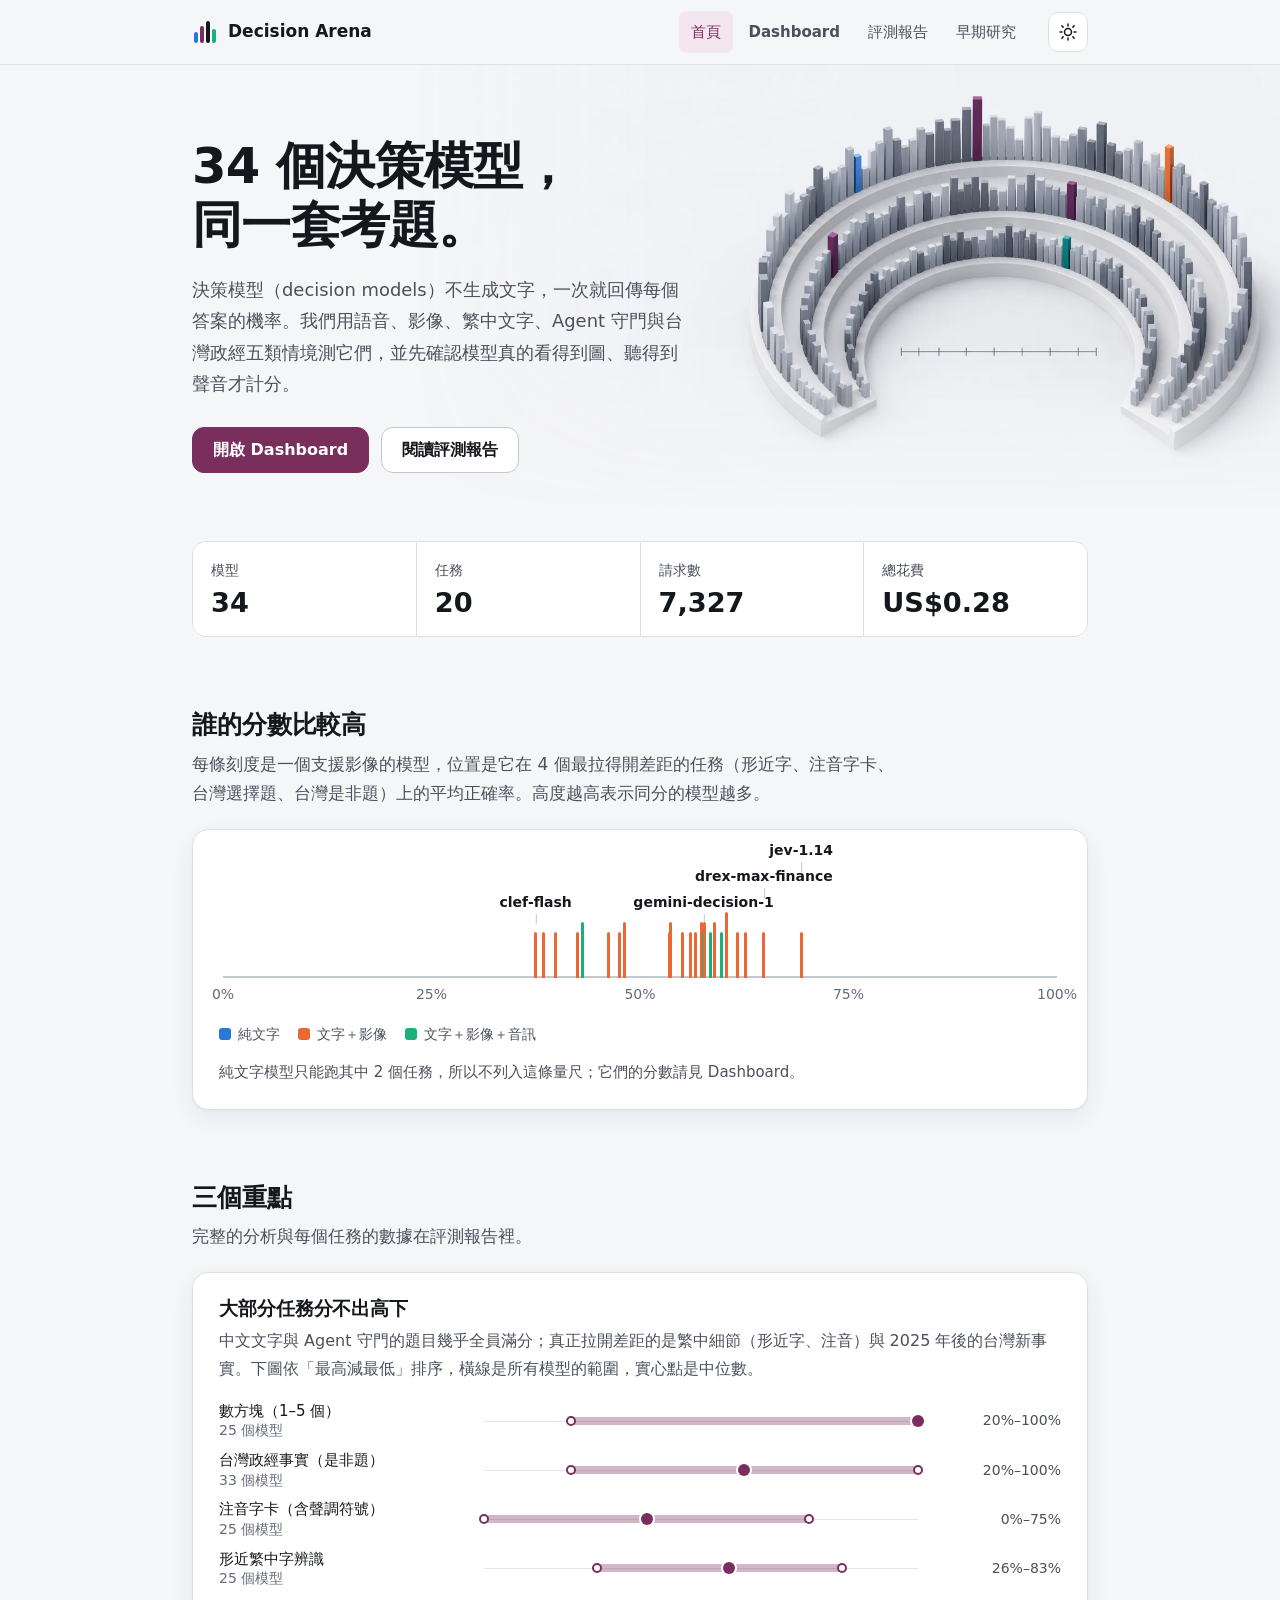
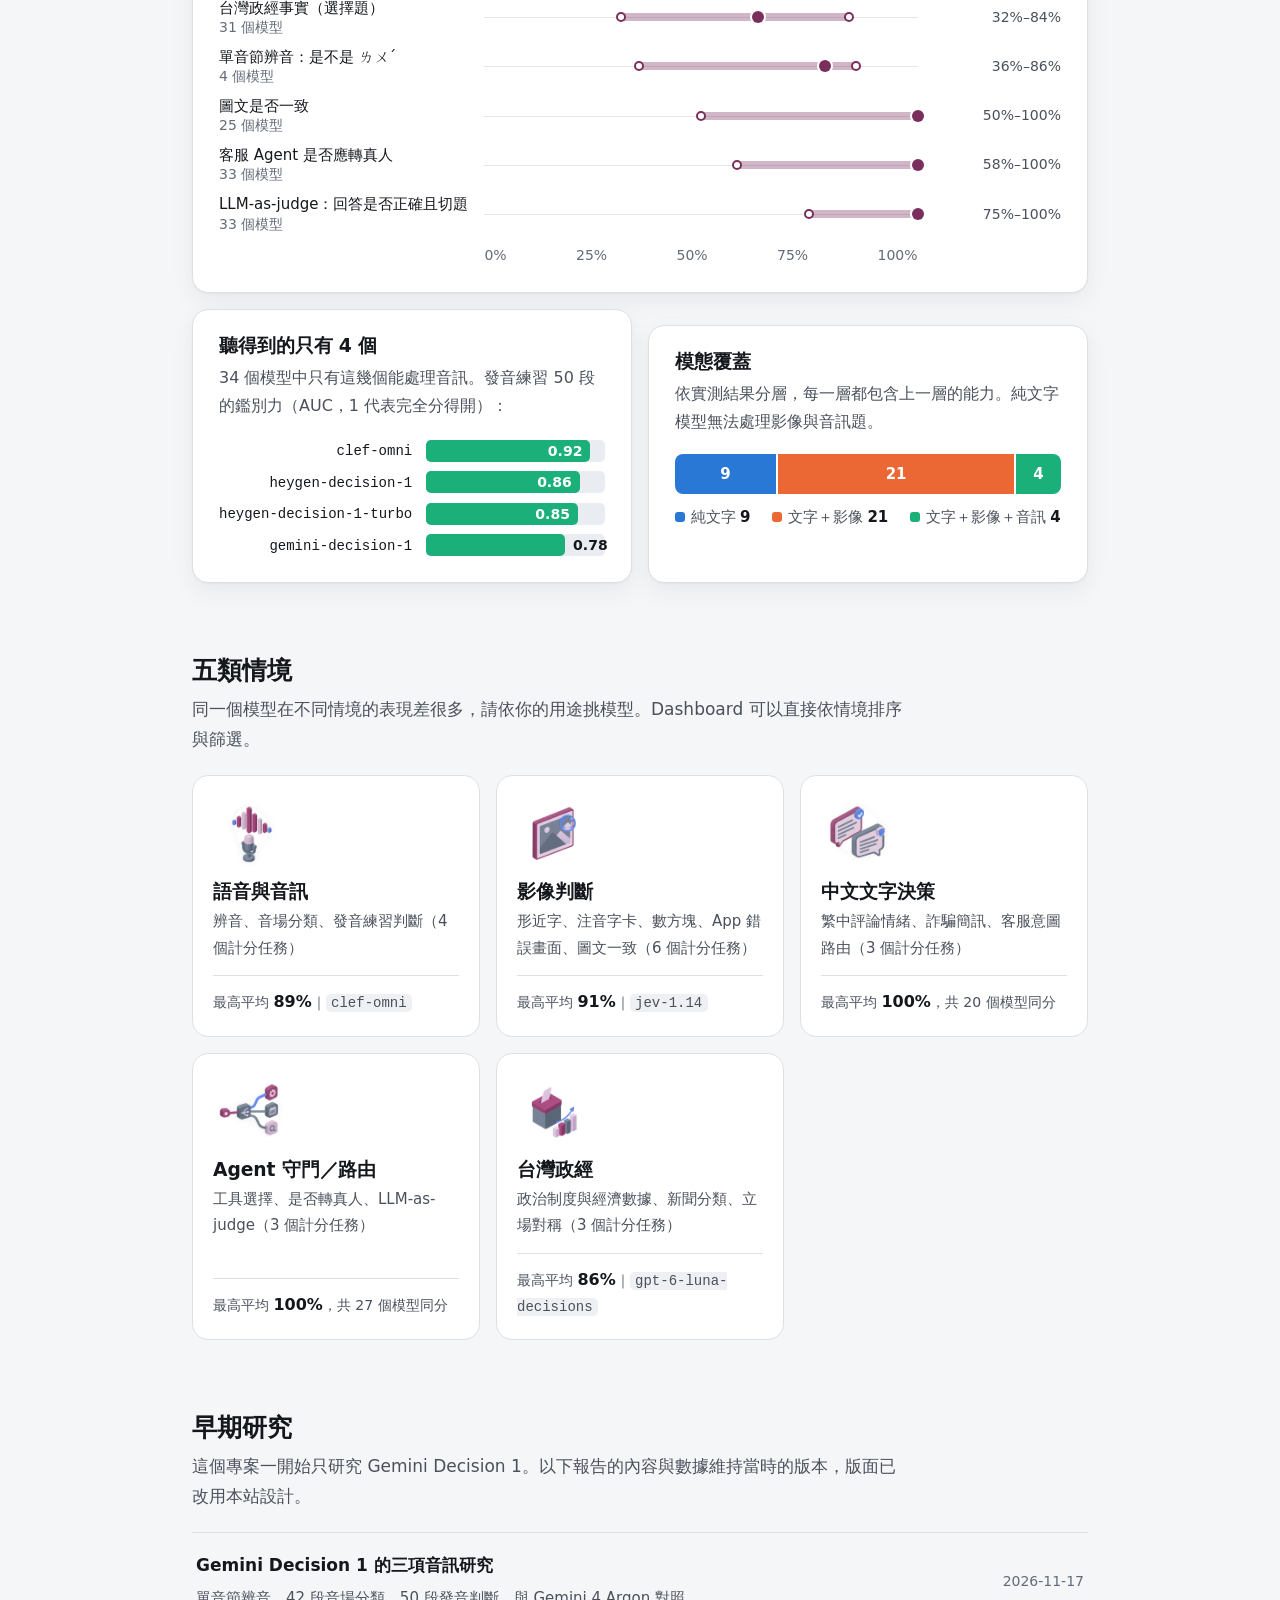
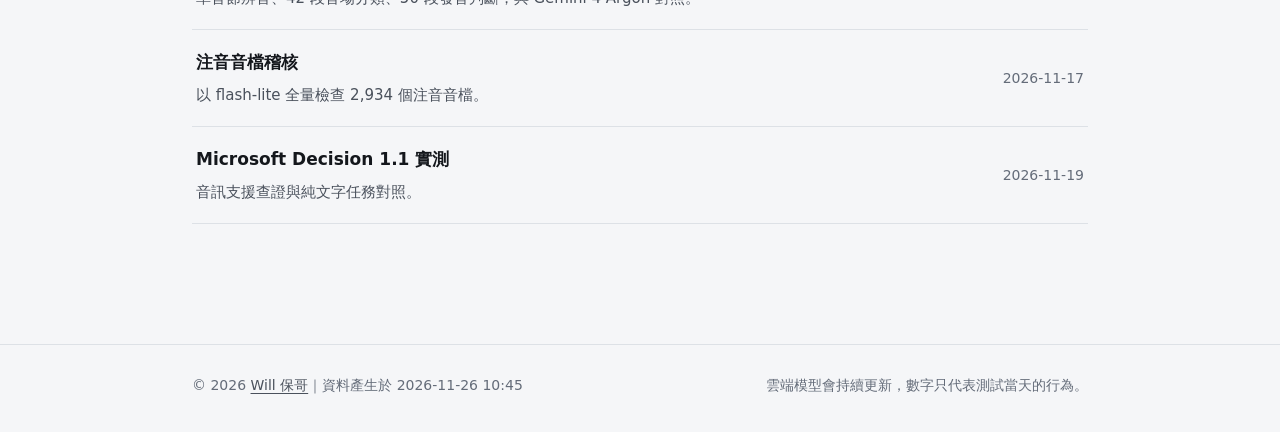
<file: index.html>
<!doctype html>
<html lang="zh-Hant-TW">
<head>
<meta charset="utf-8">
<meta name="viewport" content="width=device-width, initial-scale=1">
<title>Decision Arena｜Decision 模型多模態評測</title>
<meta name="description" content="跨廠商 Decision 模型的多模態評測：34 個模型在語音、影像、繁中文字、Agent 守門與台灣政經情境的實測。">
<meta name="color-scheme" content="light dark">
<link rel="canonical" href="https://decision-arena.gh.miniasp.com/">
<meta name="robots" content="noindex, nofollow">
<meta name="author" content="Will 保哥">
<meta property="og:type" content="website">
<meta property="og:site_name" content="Decision Arena">
<meta property="og:locale" content="zh_TW">
<meta property="og:title" content="Decision Arena｜Decision 模型多模態評測">
<meta property="og:description" content="跨廠商 Decision 模型的多模態評測：34 個模型在語音、影像、繁中文字、Agent 守門與台灣政經情境的實測。">
<meta property="og:url" content="https://decision-arena.gh.miniasp.com/">
<meta property="og:image" content="https://decision-arena.gh.miniasp.com/assets/site/og-card.png">
<meta property="og:image:secure_url" content="https://decision-arena.gh.miniasp.com/assets/site/og-card.png">
<meta property="og:image:type" content="image/png">
<meta property="og:image:width" content="1200">
<meta property="og:image:height" content="630">
<meta property="og:image:alt" content="Decision Arena 分享卡：用同一套考題實測各家決策模型，涵蓋語音、影像、繁中文字、Agent 守門與台灣政經。">
<meta name="twitter:card" content="summary_large_image">
<meta name="twitter:title" content="Decision Arena｜Decision 模型多模態評測">
<meta name="twitter:description" content="跨廠商 Decision 模型的多模態評測：34 個模型在語音、影像、繁中文字、Agent 守門與台灣政經情境的實測。">
<meta name="twitter:image" content="https://decision-arena.gh.miniasp.com/assets/site/og-card.png">
<meta name="twitter:image:alt" content="Decision Arena 分享卡：用同一套考題實測各家決策模型，涵蓋語音、影像、繁中文字、Agent 守門與台灣政經。">
<script type="application/ld+json">{"@context": "https://schema.org", "@type": "WebSite", "@id": "https://decision-arena.gh.miniasp.com/#website", "name": "Decision Arena", "url": "https://decision-arena.gh.miniasp.com/", "inLanguage": "zh-Hant-TW", "author": {"@type": "Person", "name": "Will 保哥", "url": "https://www.facebook.com/will.fans/", "sameAs": ["https://www.facebook.com/will.fans/"]}, "description": "跨廠商 Decision 模型的多模態評測：34 個模型在語音、影像、繁中文字、Agent 守門與台灣政經情境的實測。"}</script>
<link rel="icon" href="assets/site/favicon.ico" sizes="32x32">
<link rel="icon" href="assets/site/favicon.svg" type="image/svg+xml">
<link rel="apple-touch-icon" href="assets/site/apple-touch-icon.png">
<link rel="manifest" href="assets/site/site.webmanifest">
<meta name="theme-color" content="#f5f6f8" media="(prefers-color-scheme: light)">
<meta name="theme-color" content="#0f1115" media="(prefers-color-scheme: dark)">
<script>(()=>{try{const t=localStorage.getItem('da-theme');if(t==='light'||t==='dark')document.documentElement.dataset.theme=t;}catch(e){}})();</script>
<style>
:root{color-scheme:light;--bg:#f5f6f8;--surface:#ffffff;--surface-2:#eef0f3;--surface-3:#e4e7ec;--ink:#14171c;--ink-2:#4a515c;--muted:#646c79;--border:#dde1e6;--border-strong:#c3c9d1;--accent:#7a2e5c;--accent-ink:#ffffff;--accent-soft:#f4e6ee;--link:#7a2e5c;--ok:#1f7a3d;--ok-bg:#e2f3e7;--warn:#875700;--warn-bg:#fcefd5;--bad:#a3261e;--bad-bg:#fbe6e4;--tier-text:#2a78d6;--tier-image:#eb6834;--tier-audio:#1baf7a;--seq-0:#cde2fb;--seq-1:#9ec5f4;--seq-2:#6da7ec;--seq-3:#3987e5;--seq-4:#256abf;--seq-5:#184f95;--seq-6:#0d366b;--seqi-0:#13233a;--seqi-1:#13233a;--seqi-2:#13233a;--seqi-3:#ffffff;--seqi-4:#ffffff;--seqi-5:#ffffff;--seqi-6:#ffffff;--pos:#2a78d6;--neg:#eb6834;--track:#e9ecf0;--grid:#e3e6ea;--shadow:0 1px 2px rgba(20,23,28,.04), 0 8px 24px rgba(20,23,28,.06);}
@media (prefers-color-scheme: dark){:root:not([data-theme="light"]){color-scheme:dark;--bg:#0f1115;--surface:#161920;--surface-2:#1d2129;--surface-3:#262b34;--ink:#e8ebf0;--ink-2:#b2b9c4;--muted:#8f97a3;--border:#2a2f38;--border-strong:#3b414c;--accent:#e7a3c8;--accent-ink:#1a0f16;--accent-soft:#2b1a25;--link:#edb3d3;--ok:#7ed69a;--ok-bg:#15301f;--warn:#f0c46a;--warn-bg:#33280f;--bad:#ff9a90;--bad-bg:#3a1a17;--tier-text:#3987e5;--tier-image:#d95926;--tier-audio:#199e70;--seq-0:#1b2a3c;--seq-1:#184f95;--seq-2:#1c5cab;--seq-3:#256abf;--seq-4:#3987e5;--seq-5:#6da7ec;--seq-6:#b7d3f6;--seqi-0:#e8ebf0;--seqi-1:#e8ebf0;--seqi-2:#e8ebf0;--seqi-3:#ffffff;--seqi-4:#ffffff;--seqi-5:#0d1b2a;--seqi-6:#0d1b2a;--pos:#3987e5;--neg:#d95926;--track:#232831;--grid:#272c35;--shadow:0 1px 2px rgba(0,0,0,.3), 0 8px 24px rgba(0,0,0,.25);}}
:root[data-theme="dark"]{color-scheme:dark;--bg:#0f1115;--surface:#161920;--surface-2:#1d2129;--surface-3:#262b34;--ink:#e8ebf0;--ink-2:#b2b9c4;--muted:#8f97a3;--border:#2a2f38;--border-strong:#3b414c;--accent:#e7a3c8;--accent-ink:#1a0f16;--accent-soft:#2b1a25;--link:#edb3d3;--ok:#7ed69a;--ok-bg:#15301f;--warn:#f0c46a;--warn-bg:#33280f;--bad:#ff9a90;--bad-bg:#3a1a17;--tier-text:#3987e5;--tier-image:#d95926;--tier-audio:#199e70;--seq-0:#1b2a3c;--seq-1:#184f95;--seq-2:#1c5cab;--seq-3:#256abf;--seq-4:#3987e5;--seq-5:#6da7ec;--seq-6:#b7d3f6;--seqi-0:#e8ebf0;--seqi-1:#e8ebf0;--seqi-2:#e8ebf0;--seqi-3:#ffffff;--seqi-4:#ffffff;--seqi-5:#0d1b2a;--seqi-6:#0d1b2a;--pos:#3987e5;--neg:#d95926;--track:#232831;--grid:#272c35;--shadow:0 1px 2px rgba(0,0,0,.3), 0 8px 24px rgba(0,0,0,.25);}

*{box-sizing:border-box}
html{-webkit-text-size-adjust:100%;scroll-padding-top:84px}
body{margin:0;background:var(--bg);color:var(--ink);
  font-family:"PingFang TC","Noto Sans TC","Microsoft JhengHei",system-ui,sans-serif;
  font-size:17px;line-height:1.75;font-feature-settings:"palt" 0;-webkit-font-smoothing:antialiased}
img{max-width:100%;display:block}
a{color:var(--link);text-underline-offset:3px;text-decoration-thickness:1px}
a:hover{text-decoration-thickness:2px}
:focus-visible{outline:2px solid var(--accent);outline-offset:3px;border-radius:4px}
code,.mono{font-family:"SF Mono",ui-monospace,Menlo,Consolas,monospace;font-size:max(14px,.86em);
  background:var(--surface-2);padding:.08em .38em;border-radius:5px;word-break:break-word}
.wrap{max-width:960px;margin:0 auto;padding:0 32px}
@media (max-width:640px){.wrap{padding:0 16px}}
main{padding-bottom:96px}
h1,h2,h3,h4{line-height:1.3;margin:0;color:var(--ink);letter-spacing:-.005em}
h1{font-size:clamp(2.1rem,1.4rem + 2.6vw,3.1rem);font-weight:750;line-height:1.18;letter-spacing:-.015em}
h2{font-size:1.55rem;font-weight:700}
h3{font-size:1.17rem;font-weight:650}
p{margin:0 0 1em}
.lede{font-size:1.12rem;color:var(--ink-2);max-width:62ch;line-height:1.75}
.small{font-size:15px;color:var(--ink-2)}
.muted{color:var(--muted)}
.num{font-variant-numeric:tabular-nums}

/* 頁首 */
.site-head{position:sticky;top:0;z-index:30;background:color-mix(in srgb,var(--bg) 86%,transparent);
  backdrop-filter:saturate(1.4) blur(12px);-webkit-backdrop-filter:saturate(1.4) blur(12px);border-bottom:1px solid var(--border)}
.site-head .wrap{display:flex;align-items:center;gap:20px;min-height:64px}
.brand{display:flex;align-items:center;gap:10px;color:var(--ink);text-decoration:none;font-weight:700;font-size:17px;white-space:nowrap}
.brand svg{flex:none}
.nav{display:flex;gap:4px;margin-left:auto;overflow-x:auto;scrollbar-width:none}
.nav::-webkit-scrollbar{display:none}
.nav a{color:var(--ink-2);text-decoration:none;font-size:15px;font-weight:550;padding:8px 12px;border-radius:8px;white-space:nowrap}
.nav a:hover{background:var(--surface-2);color:var(--ink)}
.nav a[aria-current="page"]{color:var(--accent);background:var(--accent-soft)}
.theme-btn{flex:none;display:inline-grid;place-items:center;width:40px;height:40px;border-radius:10px;border:1px solid var(--border);
  background:var(--surface);color:var(--ink);cursor:pointer}
.theme-btn:hover{background:var(--surface-2)}
.theme-btn .moon{display:none}
:root[data-theme="dark"] .theme-btn .sun{display:none}
:root[data-theme="dark"] .theme-btn .moon{display:block}
@media (prefers-color-scheme: dark){:root:not([data-theme="light"]) .theme-btn .sun{display:none}
  :root:not([data-theme="light"]) .theme-btn .moon{display:block}}
@media (max-width:720px){
  .site-head .wrap{flex-wrap:wrap;gap:0 12px;padding-top:8px}
  .brand{order:1}.theme-btn{order:2;margin-left:auto}
  .nav{order:3;width:100%;margin:4px -8px 6px;padding:0 0 2px}
}

/* 區塊 */
.page-hero{padding:56px 0 8px}
@media (max-width:640px){.page-hero{padding:36px 0 0}}
.page-hero h1{margin-bottom:16px}
.meta{font-size:14px;color:var(--muted);margin-top:16px}
.section{margin-top:72px}
@media (max-width:640px){.section{margin-top:56px}}
.section-head{margin-bottom:20px}
.section-head h2{margin-bottom:8px}
.section-head p{color:var(--ink-2);max-width:66ch;margin:0}
.panel{background:var(--surface);border:1px solid var(--border);border-radius:16px;padding:24px 26px;box-shadow:var(--shadow)}
@media (max-width:640px){.panel{padding:18px 16px;border-radius:14px}}
.panel + .panel{margin-top:16px}
.panel-title{font-size:1.05rem;font-weight:650;margin:0 0 4px}
.panel-sub{font-size:15px;color:var(--ink-2);margin:0 0 16px;max-width:64ch}

/* 數字列 */
.stats{display:grid;grid-template-columns:repeat(4,1fr);gap:1px;background:var(--border);border:1px solid var(--border);
  border-radius:14px;overflow:hidden;margin:28px 0 0}
@media (max-width:720px){.stats{grid-template-columns:repeat(2,1fr)}}
.stats div{background:var(--surface);padding:16px 18px}
.stats dt{font-size:14px;color:var(--ink-2)}
.stats dd{margin:2px 0 0;font-size:1.7rem;font-weight:700;font-variant-numeric:tabular-nums;line-height:1.3}
.stats dd small{font-size:15px;font-weight:500;color:var(--ink-2);margin-left:2px}

/* 標籤與狀態 */
.pill{display:inline-flex;align-items:center;gap:6px;font-size:14px;font-weight:600;padding:2px 10px;border-radius:999px;white-space:nowrap;line-height:1.6}
.pill.ok{background:var(--ok-bg);color:var(--ok)}
.pill.bad{background:var(--bad-bg);color:var(--bad)}
.pill.warn{background:var(--warn-bg);color:var(--warn)}
.pill.muted{background:var(--surface-2);color:var(--muted)}
.dot{display:inline-block;width:10px;height:10px;border-radius:50%;flex:none}
.legend{display:flex;flex-wrap:wrap;gap:6px 18px;font-size:14px;color:var(--ink-2);align-items:center}
.legend span{display:inline-flex;align-items:center;gap:7px}
.legend i{display:inline-block;width:12px;height:12px;border-radius:3px}

/* 表格 */
.table-wrap{overflow-x:auto;-webkit-overflow-scrolling:touch;border:1px solid var(--border);border-radius:12px;background:var(--surface)}
table{border-collapse:collapse;width:100%;font-size:15px;line-height:1.55}
th,td{padding:12px 16px;text-align:left;vertical-align:top;border-bottom:1px solid var(--border)}
thead th{background:var(--surface-2);font-weight:600;font-size:14px;color:var(--ink-2);white-space:nowrap;position:sticky;top:0}
tbody tr:last-child>*{border-bottom:0}
tbody tr:hover>td{background:color-mix(in srgb,var(--surface-2) 55%,transparent)}
td.note{color:var(--ink-2);font-size:14px;min-width:220px}
td small,th small{display:block;font-size:14px;color:var(--muted);font-weight:400}

details{margin-top:12px;border-top:1px solid var(--border);padding-top:10px}
summary{cursor:pointer;color:var(--link);font-weight:600;font-size:15px;list-style:none;display:inline-flex;align-items:center;gap:8px}
summary::-webkit-details-marker{display:none}
summary::before{content:"";width:8px;height:8px;border-right:2px solid currentColor;border-bottom:2px solid currentColor;
  transform:rotate(-45deg);transition:transform .15s}
details[open] summary::before{transform:rotate(45deg)}
details[open]>*:not(summary){margin-top:12px}

/* 本頁目錄 */
.toc{display:flex;flex-wrap:wrap;gap:8px;margin-top:28px}
.toc a{font-size:14px;font-weight:600;color:var(--ink-2);text-decoration:none;padding:6px 12px;border:1px solid var(--border);
  border-radius:999px;background:var(--surface)}
.toc a:hover{color:var(--accent);border-color:var(--accent)}

/* 頁尾 */
.site-foot{border-top:1px solid var(--border);margin-top:24px;padding:28px 0 40px;font-size:14px;color:var(--muted)}
.site-foot .wrap{display:flex;flex-wrap:wrap;gap:8px 24px;justify-content:space-between}
.site-foot a{color:var(--ink-2)}

@media (prefers-reduced-motion: reduce){*{transition:none!important;animation:none!important}}

/* 分段長條 */
.seg{display:flex;gap:2px;height:40px;border-radius:8px;overflow:hidden}
.seg>div{display:flex;align-items:center;justify-content:center;color:#fff;font-weight:700;font-size:15px;min-width:0}
.seg-legend{display:flex;flex-wrap:wrap;gap:6px 22px;margin-top:10px;font-size:15px;color:var(--ink-2)}
.seg-legend b{color:var(--ink);font-variant-numeric:tabular-nums;margin-left:4px}

/* 橫條圖 */
.bars{display:grid;grid-template-columns:minmax(120px,max-content) 1fr;gap:6px 14px;align-items:center}
.bars .bl{font-size:14px;color:var(--ink);text-align:right;white-space:nowrap;overflow:hidden;text-overflow:ellipsis;max-width:220px}
.bars .bl code{background:none;padding:0;font-size:14px}
.bars .bt{position:relative;height:22px;background:var(--track);border-radius:5px}
.bars .bf{position:absolute;inset:0 auto 0 0;border-radius:5px;min-width:3px}
.bars .bv{position:absolute;top:50%;transform:translateY(-50%);font-size:14px;font-weight:600;font-variant-numeric:tabular-nums;color:var(--ink);white-space:nowrap}
.bars .na .bt{background:repeating-linear-gradient(135deg,var(--track) 0 6px,var(--surface-2) 6px 9px)}
@media (max-width:640px){.bars{grid-template-columns:minmax(96px,40%) 1fr}.bars .bl{max-width:none}}

/* 範圍圖（每個任務：最低—最高，點為中位數） */
.range{display:grid;grid-template-columns:minmax(150px,max-content) 1fr 7.5em;gap:10px 16px;align-items:center}
.range .rl{font-size:15px;line-height:1.35}
.range .rl small{display:block;font-size:14px;color:var(--muted)}
.range .rt{position:relative;height:28px}
.range .rt::before{content:"";position:absolute;left:0;right:0;top:50%;height:1px;background:var(--grid)}
.range .rspan{position:absolute;top:50%;height:8px;transform:translateY(-50%);border-radius:4px;background:var(--accent);opacity:.35}
.range .rmin,.range .rmax,.range .rmed{position:absolute;top:50%;transform:translate(-50%,-50%);border-radius:50%}
.range .rmin,.range .rmax{width:10px;height:10px;background:var(--surface);border:2px solid var(--accent)}
.range .rmed{width:12px;height:12px;background:var(--accent);box-shadow:0 0 0 2px var(--surface)}
.range .rv{font-size:14px;color:var(--ink-2);font-variant-numeric:tabular-nums;text-align:right;white-space:nowrap}
.range .axis{grid-column:2;display:flex;justify-content:space-between;font-size:14px;color:var(--muted)}
@media (max-width:640px){.range{grid-template-columns:1fr 6.5em}.range .rl{grid-column:1 / -1;margin-bottom:-6px}.range .axis{grid-column:1}}

/* 分組橫條 */
.groups{display:grid;gap:18px}
.group h4{font-size:15px;font-weight:650;margin:0 0 8px}

/* 發散長條 */
.div{display:grid;grid-template-columns:minmax(120px,max-content) 1fr 1fr 5.5em;gap:6px 0;align-items:center}
.div .dl{font-size:14px;text-align:right;padding-right:14px;white-space:nowrap}
.div .dl code{background:none;padding:0}
.div .dn,.div .dp{position:relative;height:20px}
.div .dn{border-right:1px solid var(--border-strong)}
.div .dn i,.div .dp i{position:absolute;top:2px;bottom:2px;border-radius:4px}
.div .dn i{right:0;background:var(--neg)}
.div .dp i{left:0;background:var(--pos)}
.div .dv{font-size:14px;font-variant-numeric:tabular-nums;text-align:right;color:var(--ink-2)}
.div .dh{font-size:14px;color:var(--muted);padding-bottom:4px}
@media (max-width:640px){.div{grid-template-columns:minmax(92px,36%) 1fr 1fr 4.2em}}

/* 量尺（每個模型一條刻度） */
.strip{position:relative;height:150px;margin:8px 4px 0}
.strip .base{position:absolute;left:0;right:0;bottom:34px;height:2px;background:var(--border-strong)}
.strip .tick{position:absolute;bottom:34px;width:3px;margin-left:-1.5px;border-radius:2px 2px 0 0}
.strip .tick:hover{filter:brightness(1.2)}
.strip .lab{position:absolute;font-size:14px;color:var(--ink);white-space:nowrap;transform:translateX(-50%);font-weight:600}
.strip .lab::after{content:"";position:absolute;left:50%;top:100%;width:1px;height:10px;background:var(--border-strong)}
.strip .ax{position:absolute;bottom:6px;font-size:14px;color:var(--muted);transform:translateX(-50%);font-variant-numeric:tabular-nums}

/* 散佈圖（SVG；寬度不足時在框內水平捲動，文字不縮小） */
.svg-wrap{overflow-x:auto;-webkit-overflow-scrolling:touch}
.svg-wrap svg{display:block;min-width:600px;width:100%;height:auto}
.svg-wrap text{font-family:inherit;font-size:14px;fill:var(--ink-2)}
.svg-wrap .lbl{fill:var(--ink);font-weight:600}
.svg-wrap .gl{stroke:var(--grid)}
.svg-wrap .bl{stroke:var(--border-strong)}
.svg-wrap .pt{stroke:var(--surface);stroke-width:2}

.hero{position:relative;padding:72px 0 40px;overflow:hidden}
.hero .wrap{position:relative;z-index:1}
.hero-copy{max-width:31rem}
.hero h1{margin-bottom:20px}
.hero-art{position:absolute;inset:0 0 0 auto;width:min(68%,880px);pointer-events:none}
.hero-art img{width:100%;height:100%;object-fit:cover;object-position:right center;
  -webkit-mask-image:linear-gradient(90deg,transparent 0,#000 28%),linear-gradient(180deg,#000 62%,transparent 100%);
  -webkit-mask-composite:source-in;
  mask-image:linear-gradient(90deg,transparent 0,#000 28%),linear-gradient(180deg,#000 62%,transparent 100%);mask-composite:intersect}
.hero-art .dark{display:none}
:root[data-theme="dark"] .hero-art .light{display:none}
:root[data-theme="dark"] .hero-art .dark{display:block}
@media (prefers-color-scheme: dark){:root:not([data-theme="light"]) .hero-art .light{display:none}
  :root:not([data-theme="light"]) .hero-art .dark{display:block}}
.cta{display:flex;flex-wrap:wrap;gap:12px;margin-top:28px}
.btn{display:inline-flex;align-items:center;gap:8px;min-height:46px;padding:0 20px;border-radius:12px;font-weight:650;
  font-size:16px;text-decoration:none;border:1px solid var(--border-strong);color:var(--ink);background:var(--surface)}
.btn:hover{background:var(--surface-2);text-decoration:none}
.btn.primary{background:var(--accent);border-color:var(--accent);color:var(--accent-ink)}
.btn.primary:hover{filter:brightness(1.08);background:var(--accent)}
@media (max-width:860px){
  .hero{padding:40px 0 8px}
  .hero-art{position:relative;inset:auto;width:auto;height:220px;margin:28px -16px 0}
  .hero-art img{-webkit-mask-image:linear-gradient(180deg,transparent 0,#000 25%,#000 70%,transparent 100%);
    mask-image:linear-gradient(180deg,transparent 0,#000 25%,#000 70%,transparent 100%);object-position:center}
  .hero-copy{max-width:none}
}
.split{display:grid;grid-template-columns:1fr 1fr;gap:16px;margin-top:16px}
@media (max-width:860px){.split{grid-template-columns:1fr}}
.finding h3{margin-bottom:6px}
.finding p{color:var(--ink-2);font-size:16px;margin-bottom:18px}
.scen{display:grid;grid-template-columns:repeat(auto-fill,minmax(250px,1fr));gap:16px}
.scen article{background:var(--surface);border:1px solid var(--border);border-radius:16px;padding:18px 20px 20px;display:flex;flex-direction:column}
.scen img{width:84px;height:84px;object-fit:contain;margin:-4px 0 6px -6px}
.scen h3{margin-bottom:4px}
.scen p{font-size:15px;color:var(--ink-2);margin:0 0 14px}
.scen .best{margin-top:auto;font-size:14px;color:var(--ink-2);border-top:1px solid var(--border);padding-top:12px}
.scen .best b{color:var(--ink);font-variant-numeric:tabular-nums;font-size:16px}
.archive{list-style:none;margin:0;padding:0;border-top:1px solid var(--border)}
.archive li{border-bottom:1px solid var(--border)}
.archive a{display:grid;grid-template-columns:1fr auto;gap:4px 24px;padding:18px 4px;text-decoration:none;color:var(--ink)}
.archive a:hover strong{color:var(--accent)}
.archive strong{font-weight:650}
.archive span{color:var(--ink-2);font-size:15px;grid-column:1}
.archive em{font-style:normal;font-size:14px;color:var(--muted);grid-row:1 / span 2;grid-column:2;align-self:center}
@media (max-width:640px){.archive em{display:none}}

</style>

</head>
<body>
<header class="site-head"><div class="wrap"><a class="brand" href="index.html"><svg width="26" height="26" viewBox="0 0 26 26" aria-hidden="true"><rect x="2" y="13" width="4" height="11" rx="2" fill="var(--tier-text)"/><rect x="8" y="7" width="4" height="17" rx="2" fill="var(--accent)"/><rect x="14" y="2" width="4" height="22" rx="2" fill="var(--ink)"/><rect x="20" y="10" width="4" height="14" rx="2" fill="var(--tier-audio)"/></svg><span>Decision Arena</span></a><nav class="nav" aria-label="主要頁面"><a href="index.html" aria-current="page">首頁</a><a href="bench-dashboard.html">Dashboard</a><a href="bench-report.html">評測報告</a><a href="index.html#archive">早期研究</a></nav><button class="theme-btn" id="theme-btn" type="button" aria-label="切換主題"><svg class="sun" width="20" height="20" viewBox="0 0 24 24" fill="none" stroke="currentColor" stroke-width="1.8" stroke-linecap="round" aria-hidden="true"><circle cx="12" cy="12" r="4.2"/><path d="M12 2.5v2.2M12 19.3v2.2M4.6 4.6l1.6 1.6M17.8 17.8l1.6 1.6M2.5 12h2.2M19.3 12h2.2M4.6 19.4l1.6-1.6M17.8 6.2l1.6-1.6"/></svg><svg class="moon" width="20" height="20" viewBox="0 0 24 24" fill="none" stroke="currentColor" stroke-width="1.8" stroke-linejoin="round" aria-hidden="true"><path d="M20.5 14.6A8.5 8.5 0 0 1 9.4 3.5a8.5 8.5 0 1 0 11.1 11.1z"/></svg></button></div></header>
<main>
<section class="hero"><div class="hero-art" aria-hidden="true">
<img class="light" src="assets/site/hero-light.webp" alt="" width="1536" height="864" fetchpriority="high">
<img class="dark" src="assets/site/hero-dark.webp" alt="" width="1536" height="864"></div>
<div class="wrap"><div class="hero-copy">
<h1>34 個決策模型，<br>同一套考題。</h1>
<p class="lede">決策模型（decision models）不生成文字，一次就回傳每個答案的機率。我們用語音、影像、繁中文字、Agent 守門與台灣政經五類情境測它們，並先確認模型真的看得到圖、聽得到聲音才計分。</p>
<div class="cta"><a class="btn primary" href="bench-dashboard.html">開啟 Dashboard</a><a class="btn" href="bench-report.html">閱讀評測報告</a></div>
</div></div></section>
<div class="wrap"><dl class="stats">
<div><dt>模型</dt><dd>34</dd></div><div><dt>任務</dt><dd>20</dd></div>
<div><dt>請求數</dt><dd>7,327</dd></div><div><dt>總花費</dt><dd>US$0.28</dd></div></dl>
<section class="section"><div class="section-head"><h2>誰的分數比較高</h2>
<p>每條刻度是一個支援影像的模型，位置是它在 4 個最拉得開差距的任務（形近字、注音字卡、台灣選擇題、台灣是非題）上的平均正確率。高度越高表示同分的模型越多。</p></div>
<div class="panel"><div class="strip" role="img" aria-label="25 個模型的綜合分數分布，最高 jev-1.14 69%"><div class="base"></div><span class="ax" style="left:0%">0%</span><span class="ax" style="left:25%">25%</span><span class="ax" style="left:50%">50%</span><span class="ax" style="left:75%">75%</span><span class="ax" style="left:100%">100%</span><span class="tick" style="left:37.49%;height:46px;background:var(--tier-image)" title="clef-flash：37%"></span><span class="lab" style="left:37.49%;bottom:98px">clef-flash</span><span class="tick" style="left:38.37%;height:46px;background:var(--tier-image)" title="pplx-decider-flash-v1.3：38%"></span><span class="tick" style="left:39.88%;height:46px;background:var(--tier-image)" title="joey-1：40%"></span><span class="tick" style="left:42.54%;height:46px;background:var(--tier-image)" title="classify-1：43%"></span><span class="tick" style="left:43.10%;height:56px;background:var(--tier-audio)" title="clef-omni：43%"></span><span class="tick" style="left:46.17%;height:46px;background:var(--tier-image)" title="clef：46%"></span><span class="tick" style="left:47.58%;height:46px;background:var(--tier-image)" title="mammoth-1：48%"></span><span class="tick" style="left:48.10%;height:56px;background:var(--tier-image)" title="pplx-decider-flash-v1.2：48%"></span><span class="tick" style="left:53.57%;height:46px;background:var(--tier-image)" title="elephant-1：54%"></span><span class="tick" style="left:53.60%;height:56px;background:var(--tier-image)" title="gpt-6-luna-decisions：54%"></span><span class="tick" style="left:55.12%;height:46px;background:var(--tier-image)" title="microsoft-decision-1.1：55%"></span><span class="tick" style="left:56.00%;height:46px;background:var(--tier-image)" title="d1.2：56%"></span><span class="tick" style="left:56.70%;height:46px;background:var(--tier-image)" title="span-02：57%"></span><span class="tick" style="left:57.42%;height:56px;background:var(--tier-image)" title="groundhog-1：57%"></span><span class="tick" style="left:57.62%;height:46px;background:var(--tier-audio)" title="gemini-decision-1：58%"></span><span class="lab" style="left:57.62%;bottom:98px">gemini-decision-1</span><span class="tick" style="left:57.78%;height:56px;background:var(--tier-image)" title="bison-1：58%"></span><span class="tick" style="left:58.51%;height:46px;background:var(--tier-audio)" title="heygen-decision-1-turbo：59%"></span><span class="tick" style="left:58.94%;height:56px;background:var(--tier-image)" title="d1.2-ultra：59%"></span><span class="tick" style="left:59.82%;height:46px;background:var(--tier-audio)" title="heygen-decision-1：60%"></span><span class="tick" style="left:60.35%;height:56px;background:var(--tier-image)" title="pplx-decider-v1.2：60%"></span><span class="tick" style="left:60.38%;height:66px;background:var(--tier-image)" title="reflex：60%"></span><span class="tick" style="left:61.67%;height:46px;background:var(--tier-image)" title="drex-max：62%"></span><span class="tick" style="left:62.62%;height:46px;background:var(--tier-image)" title="pplx-decider-v1.3：63%"></span><span class="tick" style="left:64.86%;height:46px;background:var(--tier-image)" title="drex-max-finance：65%"></span><span class="lab" style="left:64.86%;bottom:124px">drex-max-finance</span><span class="tick" style="left:69.33%;height:46px;background:var(--tier-image)" title="jev-1.14：69%"></span><span class="lab" style="left:69.33%;bottom:150px">jev-1.14</span></div>
<div style="margin-top:10px"><div class="legend"><span><i style="background:var(--tier-text)"></i>純文字</span><span><i style="background:var(--tier-image)"></i>文字＋影像</span><span><i style="background:var(--tier-audio)"></i>文字＋影像＋音訊</span></div></div>
<p class="small" style="margin:12px 0 0">純文字模型只能跑其中 2 個任務，所以不列入這條量尺；它們的分數請見 Dashboard。</p></div></section>
<section class="section"><div class="section-head"><h2>三個重點</h2>
<p>完整的分析與每個任務的數據在評測報告裡。</p></div>
<div class="panel finding"><h3>大部分任務分不出高下</h3>
<p>中文文字與 Agent 守門的題目幾乎全員滿分；真正拉開差距的是繁中細節（形近字、注音）與 2025 年後的台灣新事實。下圖依「最高減最低」排序，橫線是所有模型的範圍，實心點是中位數。</p>
<div class="range"><div class="rl">數方塊（1–5 個）<small>25 個模型</small></div><div class="rt" role="img" aria-label="數方塊（1–5 個）：最低 20%、中位數 100%、最高 100%" title="最低 20%｜中位數 100%｜最高 100%"><span class="rspan" style="left:20.0%;width:80.0%"></span><span class="rmin" style="left:20.0%"></span><span class="rmax" style="left:100.0%"></span><span class="rmed" style="left:100.0%"></span></div><div class="rv">20%–100%</div><div class="rl">台灣政經事實（是非題）<small>33 個模型</small></div><div class="rt" role="img" aria-label="台灣政經事實（是非題）：最低 20%、中位數 60%、最高 100%" title="最低 20%｜中位數 60%｜最高 100%"><span class="rspan" style="left:20.0%;width:80.0%"></span><span class="rmin" style="left:20.0%"></span><span class="rmax" style="left:100.0%"></span><span class="rmed" style="left:60.0%"></span></div><div class="rv">20%–100%</div><div class="rl">注音字卡（含聲調符號）<small>25 個模型</small></div><div class="rt" role="img" aria-label="注音字卡（含聲調符號）：最低 0%、中位數 38%、最高 75%" title="最低 0%｜中位數 38%｜最高 75%"><span class="rspan" style="left:0.0%;width:75.0%"></span><span class="rmin" style="left:0.0%"></span><span class="rmax" style="left:75.0%"></span><span class="rmed" style="left:37.5%"></span></div><div class="rv">0%–75%</div><div class="rl">形近繁中字辨識<small>25 個模型</small></div><div class="rt" role="img" aria-label="形近繁中字辨識：最低 26%、中位數 57%、最高 83%" title="最低 26%｜中位數 57%｜最高 83%"><span class="rspan" style="left:26.1%;width:56.5%"></span><span class="rmin" style="left:26.1%"></span><span class="rmax" style="left:82.6%"></span><span class="rmed" style="left:56.5%"></span></div><div class="rv">26%–83%</div><div class="rl">台灣政經事實（選擇題）<small>31 個模型</small></div><div class="rt" role="img" aria-label="台灣政經事實（選擇題）：最低 32%、中位數 63%、最高 84%" title="最低 32%｜中位數 63%｜最高 84%"><span class="rspan" style="left:31.6%;width:52.6%"></span><span class="rmin" style="left:31.6%"></span><span class="rmax" style="left:84.2%"></span><span class="rmed" style="left:63.2%"></span></div><div class="rv">32%–84%</div><div class="rl">單音節辨音：是不是 ㄌㄨˊ<small>4 個模型</small></div><div class="rt" role="img" aria-label="單音節辨音：是不是 ㄌㄨˊ：最低 36%、中位數 79%、最高 86%" title="最低 36%｜中位數 79%｜最高 86%"><span class="rspan" style="left:35.7%;width:50.0%"></span><span class="rmin" style="left:35.7%"></span><span class="rmax" style="left:85.7%"></span><span class="rmed" style="left:78.6%"></span></div><div class="rv">36%–86%</div><div class="rl">圖文是否一致<small>25 個模型</small></div><div class="rt" role="img" aria-label="圖文是否一致：最低 50%、中位數 100%、最高 100%" title="最低 50%｜中位數 100%｜最高 100%"><span class="rspan" style="left:50.0%;width:50.0%"></span><span class="rmin" style="left:50.0%"></span><span class="rmax" style="left:100.0%"></span><span class="rmed" style="left:100.0%"></span></div><div class="rv">50%–100%</div><div class="rl">客服 Agent 是否應轉真人<small>33 個模型</small></div><div class="rt" role="img" aria-label="客服 Agent 是否應轉真人：最低 58%、中位數 100%、最高 100%" title="最低 58%｜中位數 100%｜最高 100%"><span class="rspan" style="left:58.3%;width:41.7%"></span><span class="rmin" style="left:58.3%"></span><span class="rmax" style="left:100.0%"></span><span class="rmed" style="left:100.0%"></span></div><div class="rv">58%–100%</div><div class="rl">LLM-as-judge：回答是否正確且切題<small>33 個模型</small></div><div class="rt" role="img" aria-label="LLM-as-judge：回答是否正確且切題：最低 75%、中位數 100%、最高 100%" title="最低 75%｜中位數 100%｜最高 100%"><span class="rspan" style="left:75.0%;width:25.0%"></span><span class="rmin" style="left:75.0%"></span><span class="rmax" style="left:100.0%"></span><span class="rmed" style="left:100.0%"></span></div><div class="rv">75%–100%</div><div class="axis"><span>0%</span><span>25%</span><span>50%</span><span>75%</span><span>100%</span></div></div></div>
<div class="split">
<div class="panel finding"><h3>聽得到的只有 4 個</h3>
<p>34 個模型中只有這幾個能處理音訊。發音練習 50 段的鑑別力（AUC，1 代表完全分得開）：</p>
<div class="bars"><div class="bl"><code>clef-omni</code></div><div title="clef-omni：發音練習 AUC"><div class="bt"><div class="bf" style="width:91.83%;background:var(--tier-audio)"></div><span class="bv" style="right:calc(8.17% + 8px);color:#fff">0.92</span></div></div><div class="bl"><code>heygen-decision-1</code></div><div title="heygen-decision-1：發音練習 AUC"><div class="bt"><div class="bf" style="width:85.83%;background:var(--tier-audio)"></div><span class="bv" style="right:calc(14.17% + 8px);color:#fff">0.86</span></div></div><div class="bl"><code>heygen-decision-1-turbo</code></div><div title="heygen-decision-1-turbo：發音練習 AUC"><div class="bt"><div class="bf" style="width:84.83%;background:var(--tier-audio)"></div><span class="bv" style="right:calc(15.17% + 8px);color:#fff">0.85</span></div></div><div class="bl"><code>gemini-decision-1</code></div><div title="gemini-decision-1：發音練習 AUC"><div class="bt"><div class="bf" style="width:77.67%;background:var(--tier-audio)"></div><span class="bv" style="left:calc(77.67% + 8px)">0.78</span></div></div></div></div>
<div class="panel finding"><h3>模態覆蓋</h3>
<p>依實測結果分層，每一層都包含上一層的能力。純文字模型無法處理影像與音訊題。</p>
<div class="seg" role="img" aria-label="模態覆蓋"><div style="flex:9;background:var(--tier-text)" title="純文字：9">9</div><div style="flex:21;background:var(--tier-image)" title="文字＋影像：21">21</div><div style="flex:4;background:var(--tier-audio)" title="文字＋影像＋音訊：4">4</div></div><div class="seg-legend"><span><i class="dot" style="background:var(--tier-text);border-radius:3px;margin-right:6px"></i>純文字<b>9</b></span><span><i class="dot" style="background:var(--tier-image);border-radius:3px;margin-right:6px"></i>文字＋影像<b>21</b></span><span><i class="dot" style="background:var(--tier-audio);border-radius:3px;margin-right:6px"></i>文字＋影像＋音訊<b>4</b></span></div></div></div></section>
<section class="section"><div class="section-head"><h2>五類情境</h2>
<p>同一個模型在不同情境的表現差很多，請依你的用途挑模型。Dashboard 可以直接依情境排序與篩選。</p></div>
<div class="scen"><article><img src="assets/site/spot-audio.webp" alt="" width="84" height="84" loading="lazy"><h3>語音與音訊</h3><p>辨音、音場分類、發音練習判斷（4 個計分任務）</p><div class="best">最高平均 <b>89%</b>｜<code>clef-omni</code></div></article><article><img src="assets/site/spot-image.webp" alt="" width="84" height="84" loading="lazy"><h3>影像判斷</h3><p>形近字、注音字卡、數方塊、App 錯誤畫面、圖文一致（6 個計分任務）</p><div class="best">最高平均 <b>91%</b>｜<code>jev-1.14</code></div></article><article><img src="assets/site/spot-text.webp" alt="" width="84" height="84" loading="lazy"><h3>中文文字決策</h3><p>繁中評論情緒、詐騙簡訊、客服意圖路由（3 個計分任務）</p><div class="best">最高平均 <b>100%</b>，共 20 個模型同分</div></article><article><img src="assets/site/spot-agent.webp" alt="" width="84" height="84" loading="lazy"><h3>Agent 守門／路由</h3><p>工具選擇、是否轉真人、LLM-as-judge（3 個計分任務）</p><div class="best">最高平均 <b>100%</b>，共 27 個模型同分</div></article><article><img src="assets/site/spot-taiwan.webp" alt="" width="84" height="84" loading="lazy"><h3>台灣政經</h3><p>政治制度與經濟數據、新聞分類、立場對稱（3 個計分任務）</p><div class="best">最高平均 <b>86%</b>｜<code>gpt-6-luna-decisions</code></div></article></div></section>
<section class="section" id="archive"><div class="section-head"><h2>早期研究</h2>
<p>這個專案一開始只研究 Gemini Decision 1。以下報告的內容與數據維持當時的版本，版面已改用本站設計。</p></div>
<ul class="archive">
<li><a href="report.html"><strong>Gemini Decision 1 的三項音訊研究</strong><span>單音節辨音、42 段音場分類、50 段發音判斷，與 Gemini 4 Argon 對照。</span><em>2026-11-17</em></a></li>
<li><a href="audit-report.html"><strong>注音音檔稽核</strong><span>以 flash-lite 全量檢查 2,934 個注音音檔。</span><em>2026-11-17</em></a></li>
<li><a href="ms-decision-report.html"><strong>Microsoft Decision 1.1 實測</strong><span>音訊支援查證與純文字任務對照。</span><em>2026-11-19</em></a></li>
</ul></section></div>
</main>
<footer class="site-foot"><div class="wrap"><span>© 2026 <a href="https://www.facebook.com/will.fans/" rel="noopener">Will 保哥</a>｜資料產生於 2026-11-26 10:45</span><span>雲端模型會持續更新，數字只代表測試當天的行為。</span></div></footer>
<script>(()=>{
  const root=document.documentElement, btn=document.getElementById('theme-btn');
  if(!btn) return;
  const cur=()=>root.dataset.theme||(matchMedia('(prefers-color-scheme: dark)').matches?'dark':'light');
  const label=()=>btn.setAttribute('aria-label', cur()==='dark'?'切換為淺色主題':'切換為深色主題');
  label();
  btn.addEventListener('click',()=>{const n=cur()==='dark'?'light':'dark';root.dataset.theme=n;
    try{localStorage.setItem('da-theme',n)}catch(e){} label(); dispatchEvent(new CustomEvent('themechange',{detail:n}));});
  matchMedia('(prefers-color-scheme: dark)').addEventListener('change',()=>{label();dispatchEvent(new CustomEvent('themechange'));});
})();</script>

</body>
</html>
</file>
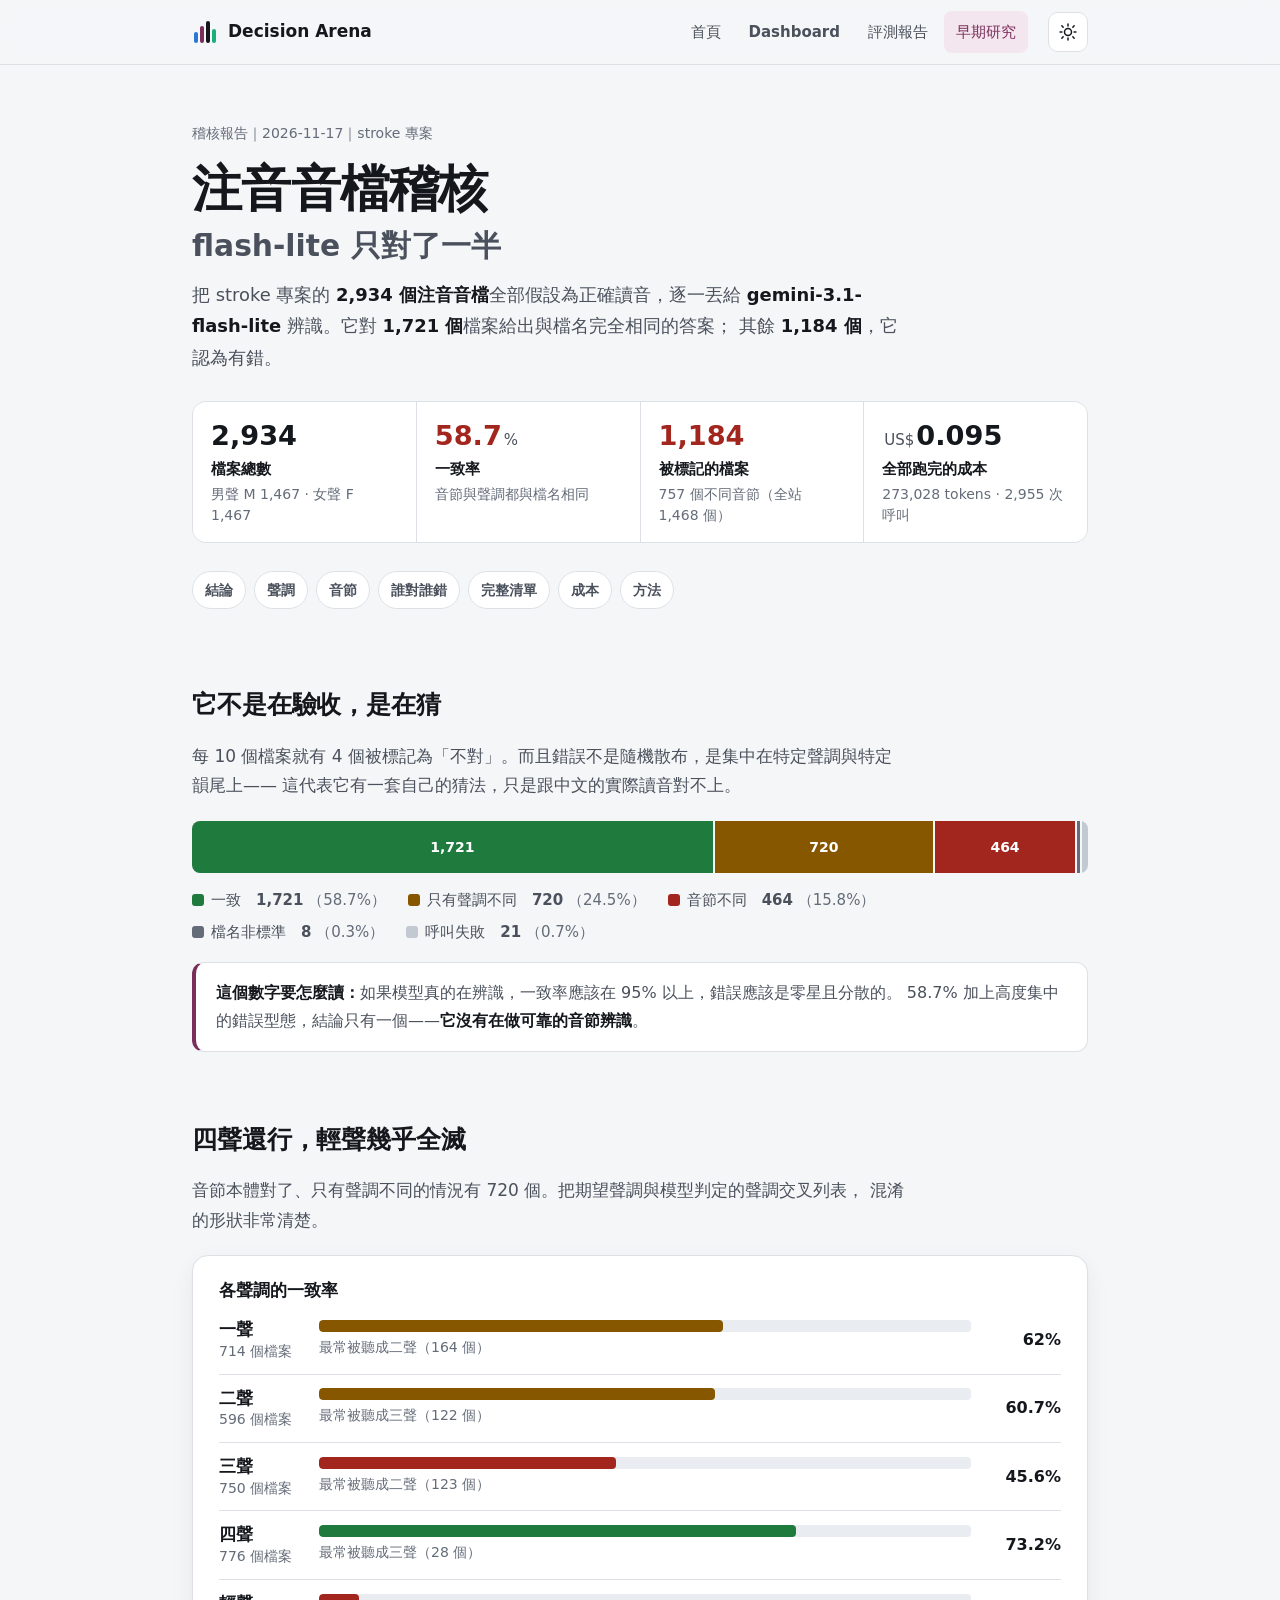
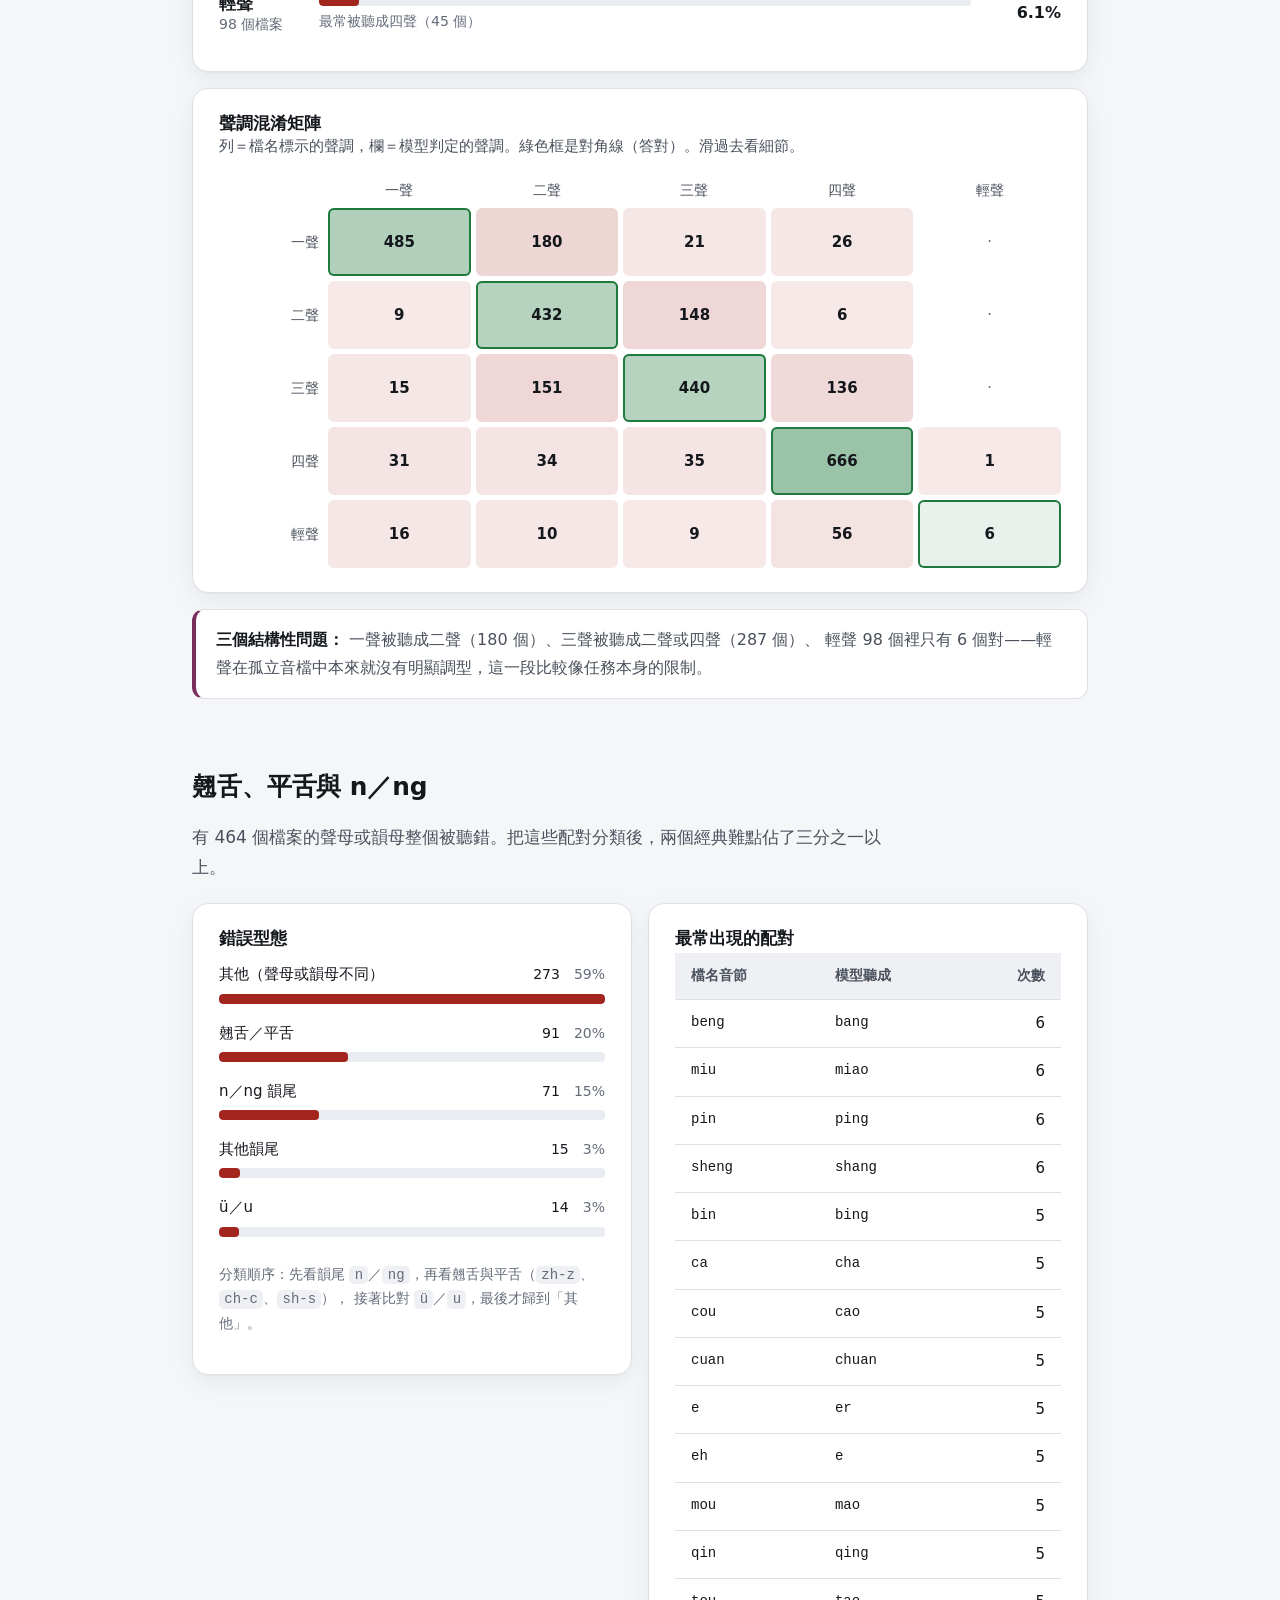
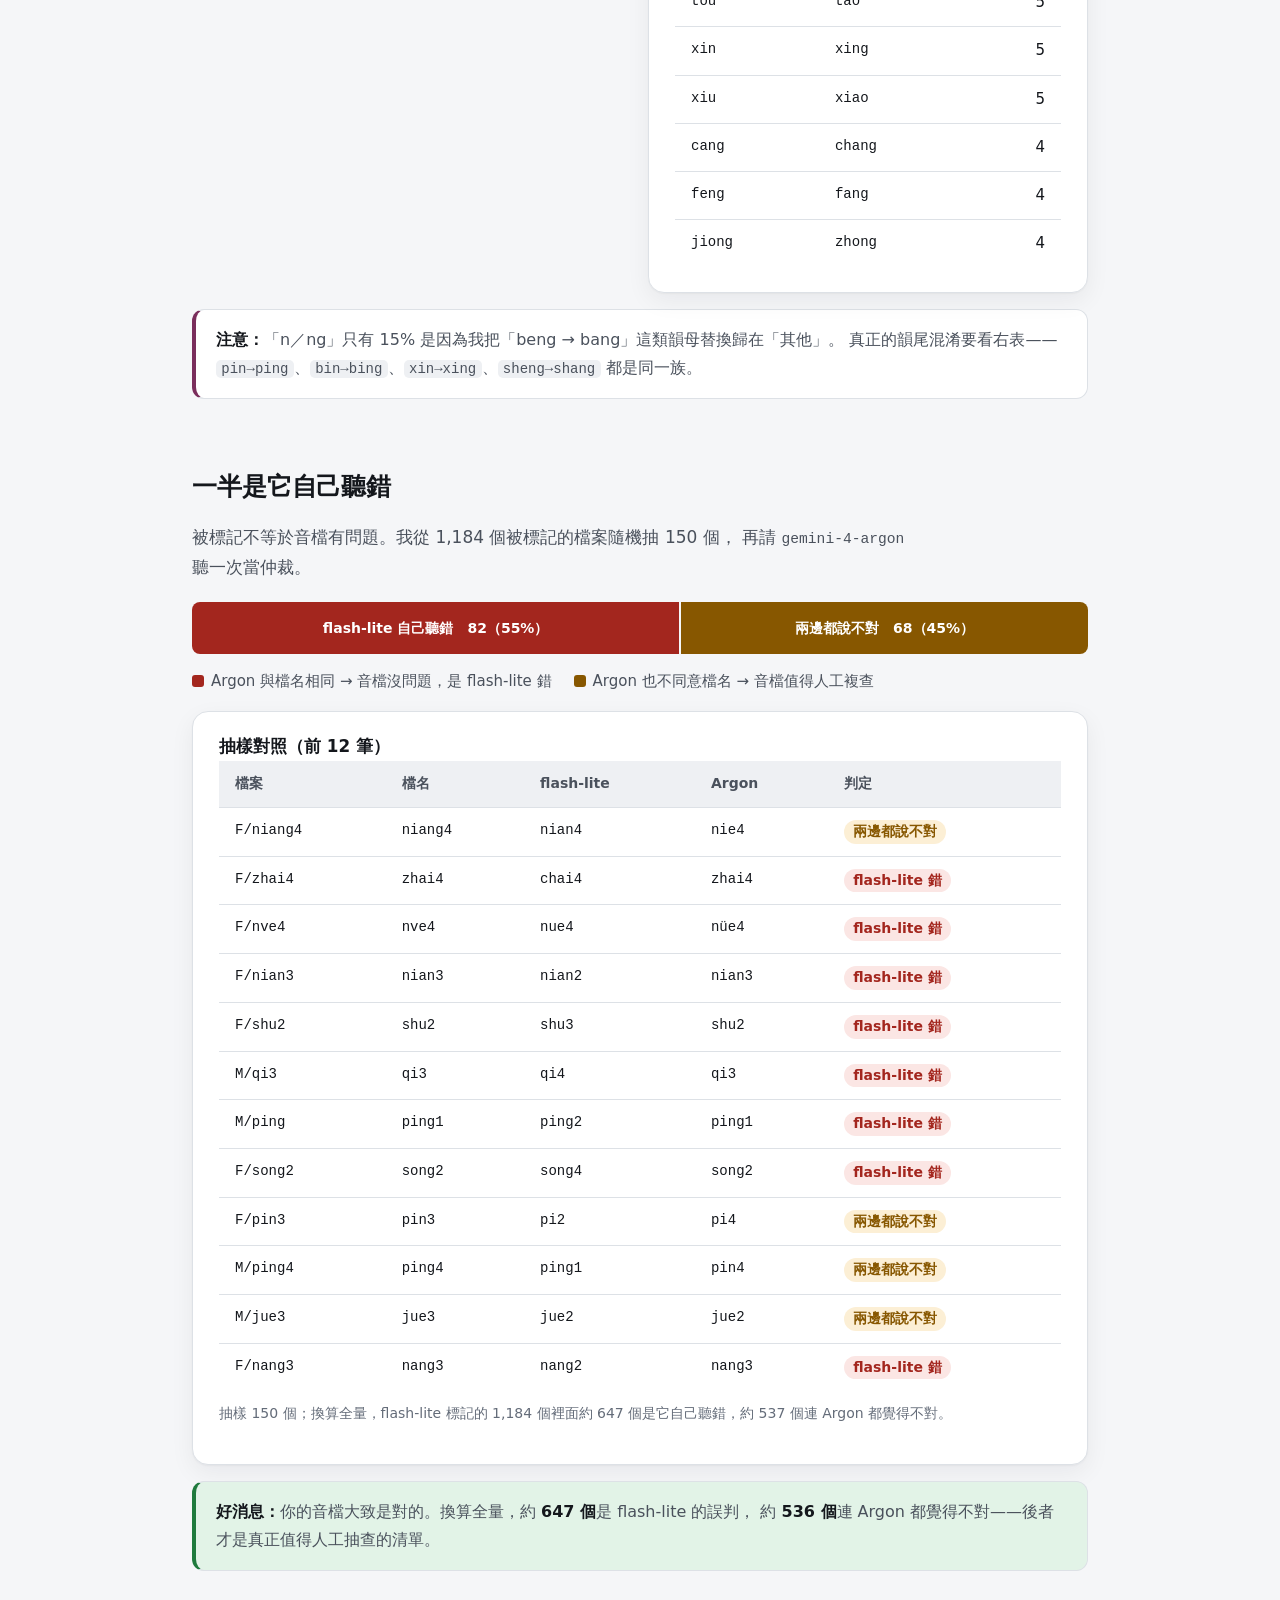
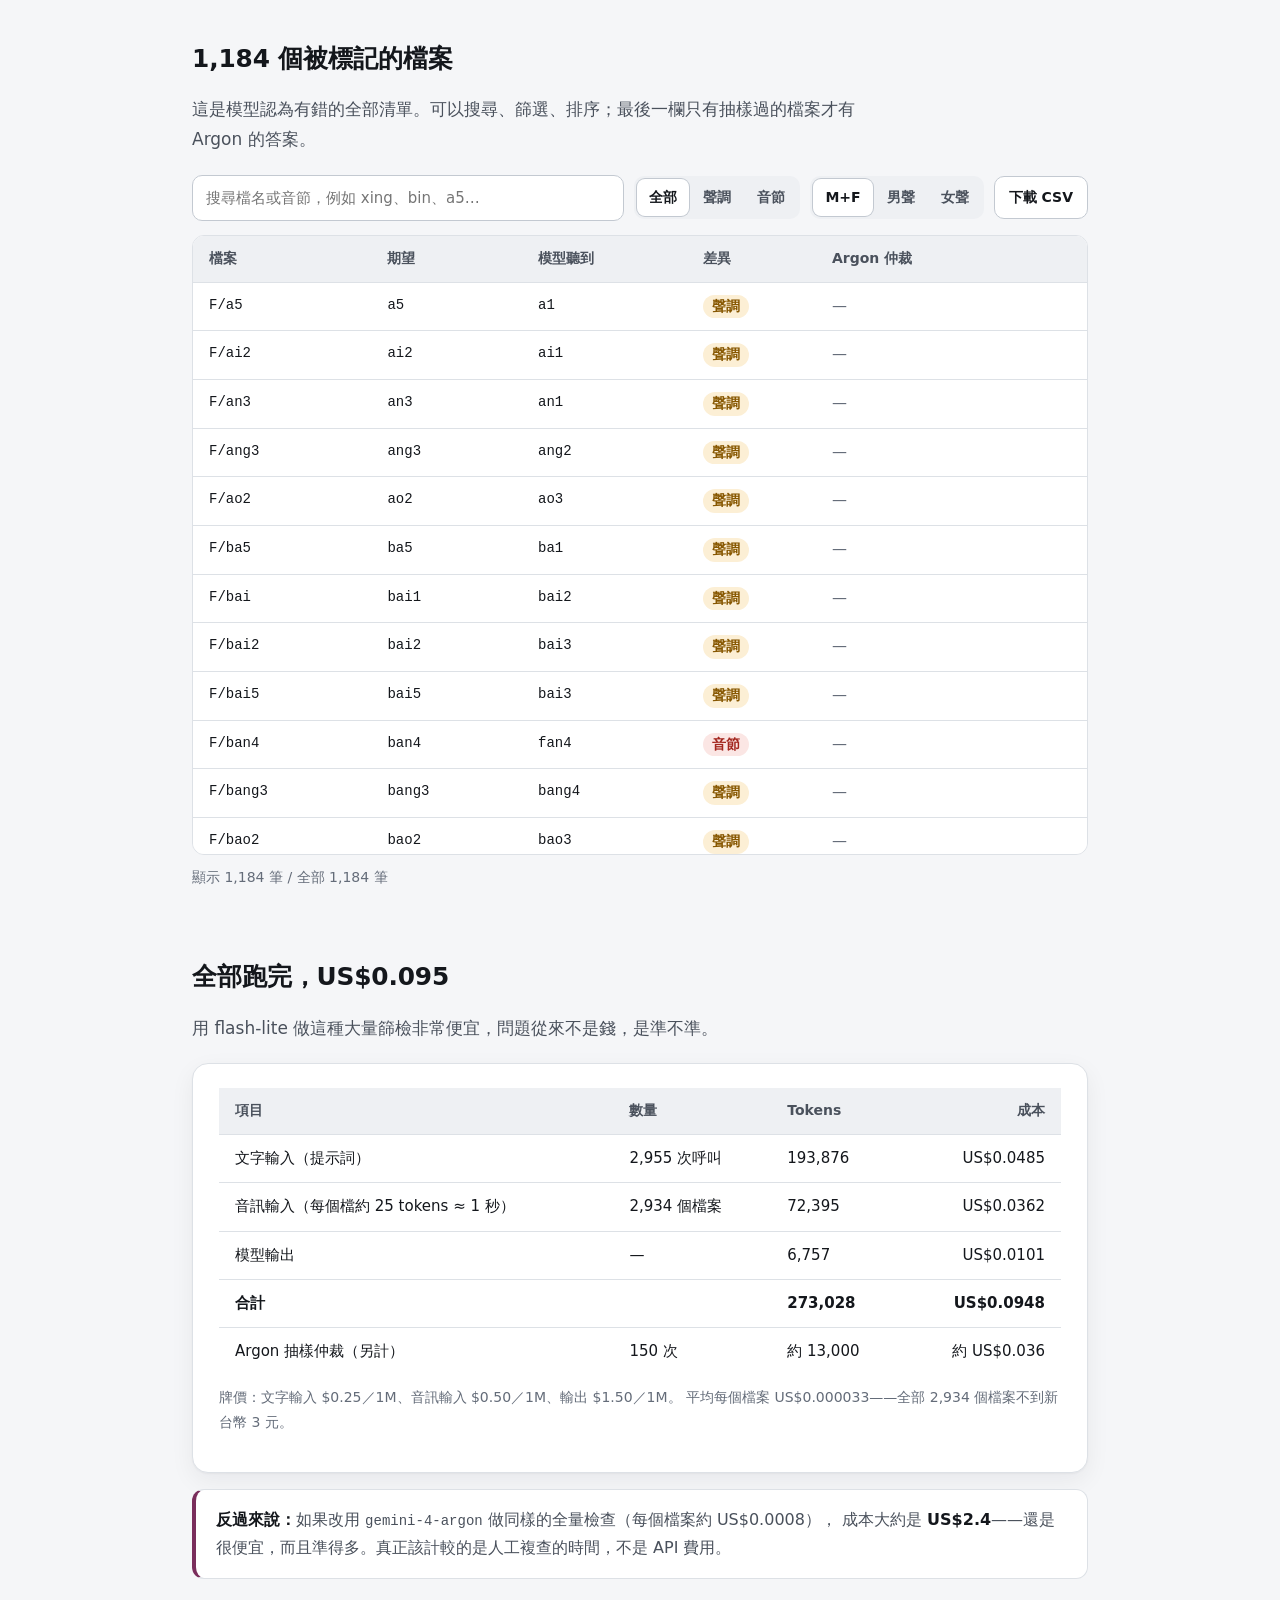
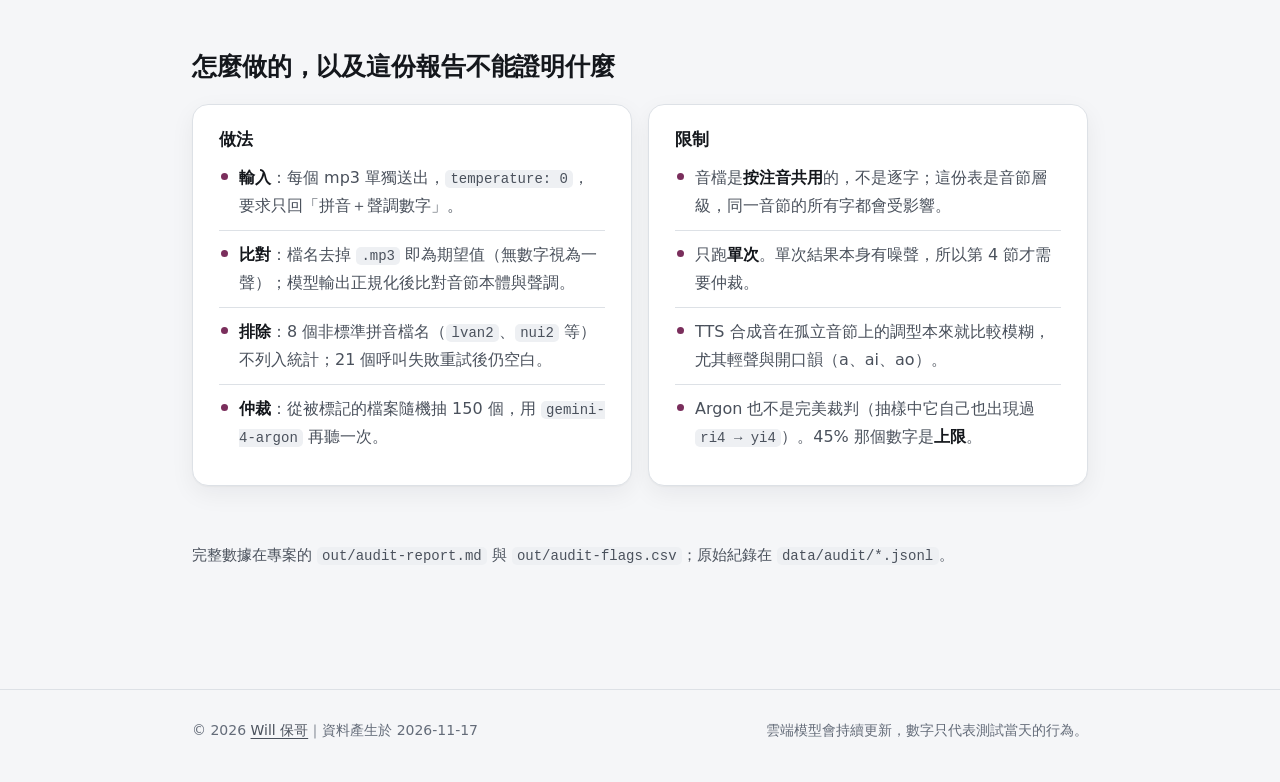
<file: audit-report.html>
<!doctype html>
<html lang="zh-Hant-TW">
<head>
<meta charset="utf-8">
<meta name="viewport" content="width=device-width, initial-scale=1">
<title>注音音檔稽核｜Decision Arena</title>
<meta name="description" content="以 gemini-3.1-flash-lite 全量檢查 2,934 個注音音檔，並用 Gemini 4 Argon 仲裁抽樣結果。">
<meta name="color-scheme" content="light dark">
<link rel="canonical" href="https://decision-arena.gh.miniasp.com/audit-report.html">
<meta name="robots" content="noindex, nofollow">
<meta name="author" content="Will 保哥">
<meta property="og:type" content="article">
<meta property="og:site_name" content="Decision Arena">
<meta property="og:locale" content="zh_TW">
<meta property="og:title" content="注音音檔稽核｜Decision Arena">
<meta property="og:description" content="以 gemini-3.1-flash-lite 全量檢查 2,934 個注音音檔，並用 Gemini 4 Argon 仲裁抽樣結果。">
<meta property="og:url" content="https://decision-arena.gh.miniasp.com/audit-report.html">
<meta property="og:image" content="https://decision-arena.gh.miniasp.com/assets/site/og-card.png">
<meta property="og:image:secure_url" content="https://decision-arena.gh.miniasp.com/assets/site/og-card.png">
<meta property="og:image:type" content="image/png">
<meta property="og:image:width" content="1200">
<meta property="og:image:height" content="630">
<meta property="og:image:alt" content="Decision Arena 分享卡：用同一套考題實測各家決策模型，涵蓋語音、影像、繁中文字、Agent 守門與台灣政經。">
<meta name="twitter:card" content="summary_large_image">
<meta name="twitter:title" content="注音音檔稽核｜Decision Arena">
<meta name="twitter:description" content="以 gemini-3.1-flash-lite 全量檢查 2,934 個注音音檔，並用 Gemini 4 Argon 仲裁抽樣結果。">
<meta name="twitter:image" content="https://decision-arena.gh.miniasp.com/assets/site/og-card.png">
<meta name="twitter:image:alt" content="Decision Arena 分享卡：用同一套考題實測各家決策模型，涵蓋語音、影像、繁中文字、Agent 守門與台灣政經。">
<script type="application/ld+json">{"@context": "https://schema.org", "@type": "Report", "name": "注音音檔稽核｜Decision Arena", "headline": "注音音檔稽核｜Decision Arena", "description": "以 gemini-3.1-flash-lite 全量檢查 2,934 個注音音檔，並用 Gemini 4 Argon 仲裁抽樣結果。", "url": "https://decision-arena.gh.miniasp.com/audit-report.html", "inLanguage": "zh-Hant-TW", "isPartOf": {"@id": "https://decision-arena.gh.miniasp.com/#website"}, "author": {"@type": "Person", "name": "Will 保哥", "url": "https://www.facebook.com/will.fans/", "sameAs": ["https://www.facebook.com/will.fans/"]}, "image": "https://decision-arena.gh.miniasp.com/assets/site/og-card.png", "datePublished": "2026-11-17"}</script>
<link rel="icon" href="assets/site/favicon.ico" sizes="32x32">
<link rel="icon" href="assets/site/favicon.svg" type="image/svg+xml">
<link rel="apple-touch-icon" href="assets/site/apple-touch-icon.png">
<link rel="manifest" href="assets/site/site.webmanifest">
<meta name="theme-color" content="#f5f6f8" media="(prefers-color-scheme: light)">
<meta name="theme-color" content="#0f1115" media="(prefers-color-scheme: dark)">
<script>(()=>{try{const t=localStorage.getItem('da-theme');if(t==='light'||t==='dark')document.documentElement.dataset.theme=t;}catch(e){}})();</script>
<style>
:root{color-scheme:light;--bg:#f5f6f8;--surface:#ffffff;--surface-2:#eef0f3;--surface-3:#e4e7ec;--ink:#14171c;--ink-2:#4a515c;--muted:#646c79;--border:#dde1e6;--border-strong:#c3c9d1;--accent:#7a2e5c;--accent-ink:#ffffff;--accent-soft:#f4e6ee;--link:#7a2e5c;--ok:#1f7a3d;--ok-bg:#e2f3e7;--warn:#875700;--warn-bg:#fcefd5;--bad:#a3261e;--bad-bg:#fbe6e4;--tier-text:#2a78d6;--tier-image:#eb6834;--tier-audio:#1baf7a;--seq-0:#cde2fb;--seq-1:#9ec5f4;--seq-2:#6da7ec;--seq-3:#3987e5;--seq-4:#256abf;--seq-5:#184f95;--seq-6:#0d366b;--seqi-0:#13233a;--seqi-1:#13233a;--seqi-2:#13233a;--seqi-3:#ffffff;--seqi-4:#ffffff;--seqi-5:#ffffff;--seqi-6:#ffffff;--pos:#2a78d6;--neg:#eb6834;--track:#e9ecf0;--grid:#e3e6ea;--shadow:0 1px 2px rgba(20,23,28,.04), 0 8px 24px rgba(20,23,28,.06);}
@media (prefers-color-scheme: dark){:root:not([data-theme="light"]){color-scheme:dark;--bg:#0f1115;--surface:#161920;--surface-2:#1d2129;--surface-3:#262b34;--ink:#e8ebf0;--ink-2:#b2b9c4;--muted:#8f97a3;--border:#2a2f38;--border-strong:#3b414c;--accent:#e7a3c8;--accent-ink:#1a0f16;--accent-soft:#2b1a25;--link:#edb3d3;--ok:#7ed69a;--ok-bg:#15301f;--warn:#f0c46a;--warn-bg:#33280f;--bad:#ff9a90;--bad-bg:#3a1a17;--tier-text:#3987e5;--tier-image:#d95926;--tier-audio:#199e70;--seq-0:#1b2a3c;--seq-1:#184f95;--seq-2:#1c5cab;--seq-3:#256abf;--seq-4:#3987e5;--seq-5:#6da7ec;--seq-6:#b7d3f6;--seqi-0:#e8ebf0;--seqi-1:#e8ebf0;--seqi-2:#e8ebf0;--seqi-3:#ffffff;--seqi-4:#ffffff;--seqi-5:#0d1b2a;--seqi-6:#0d1b2a;--pos:#3987e5;--neg:#d95926;--track:#232831;--grid:#272c35;--shadow:0 1px 2px rgba(0,0,0,.3), 0 8px 24px rgba(0,0,0,.25);}}
:root[data-theme="dark"]{color-scheme:dark;--bg:#0f1115;--surface:#161920;--surface-2:#1d2129;--surface-3:#262b34;--ink:#e8ebf0;--ink-2:#b2b9c4;--muted:#8f97a3;--border:#2a2f38;--border-strong:#3b414c;--accent:#e7a3c8;--accent-ink:#1a0f16;--accent-soft:#2b1a25;--link:#edb3d3;--ok:#7ed69a;--ok-bg:#15301f;--warn:#f0c46a;--warn-bg:#33280f;--bad:#ff9a90;--bad-bg:#3a1a17;--tier-text:#3987e5;--tier-image:#d95926;--tier-audio:#199e70;--seq-0:#1b2a3c;--seq-1:#184f95;--seq-2:#1c5cab;--seq-3:#256abf;--seq-4:#3987e5;--seq-5:#6da7ec;--seq-6:#b7d3f6;--seqi-0:#e8ebf0;--seqi-1:#e8ebf0;--seqi-2:#e8ebf0;--seqi-3:#ffffff;--seqi-4:#ffffff;--seqi-5:#0d1b2a;--seqi-6:#0d1b2a;--pos:#3987e5;--neg:#d95926;--track:#232831;--grid:#272c35;--shadow:0 1px 2px rgba(0,0,0,.3), 0 8px 24px rgba(0,0,0,.25);}

*{box-sizing:border-box}
html{-webkit-text-size-adjust:100%;scroll-padding-top:84px}
body{margin:0;background:var(--bg);color:var(--ink);
  font-family:"PingFang TC","Noto Sans TC","Microsoft JhengHei",system-ui,sans-serif;
  font-size:17px;line-height:1.75;font-feature-settings:"palt" 0;-webkit-font-smoothing:antialiased}
img{max-width:100%;display:block}
a{color:var(--link);text-underline-offset:3px;text-decoration-thickness:1px}
a:hover{text-decoration-thickness:2px}
:focus-visible{outline:2px solid var(--accent);outline-offset:3px;border-radius:4px}
code,.mono{font-family:"SF Mono",ui-monospace,Menlo,Consolas,monospace;font-size:max(14px,.86em);
  background:var(--surface-2);padding:.08em .38em;border-radius:5px;word-break:break-word}
.wrap{max-width:960px;margin:0 auto;padding:0 32px}
@media (max-width:640px){.wrap{padding:0 16px}}
main{padding-bottom:96px}
h1,h2,h3,h4{line-height:1.3;margin:0;color:var(--ink);letter-spacing:-.005em}
h1{font-size:clamp(2.1rem,1.4rem + 2.6vw,3.1rem);font-weight:750;line-height:1.18;letter-spacing:-.015em}
h2{font-size:1.55rem;font-weight:700}
h3{font-size:1.17rem;font-weight:650}
p{margin:0 0 1em}
.lede{font-size:1.12rem;color:var(--ink-2);max-width:62ch;line-height:1.75}
.small{font-size:15px;color:var(--ink-2)}
.muted{color:var(--muted)}
.num{font-variant-numeric:tabular-nums}

/* 頁首 */
.site-head{position:sticky;top:0;z-index:30;background:color-mix(in srgb,var(--bg) 86%,transparent);
  backdrop-filter:saturate(1.4) blur(12px);-webkit-backdrop-filter:saturate(1.4) blur(12px);border-bottom:1px solid var(--border)}
.site-head .wrap{display:flex;align-items:center;gap:20px;min-height:64px}
.brand{display:flex;align-items:center;gap:10px;color:var(--ink);text-decoration:none;font-weight:700;font-size:17px;white-space:nowrap}
.brand svg{flex:none}
.nav{display:flex;gap:4px;margin-left:auto;overflow-x:auto;scrollbar-width:none}
.nav::-webkit-scrollbar{display:none}
.nav a{color:var(--ink-2);text-decoration:none;font-size:15px;font-weight:550;padding:8px 12px;border-radius:8px;white-space:nowrap}
.nav a:hover{background:var(--surface-2);color:var(--ink)}
.nav a[aria-current="page"]{color:var(--accent);background:var(--accent-soft)}
.theme-btn{flex:none;display:inline-grid;place-items:center;width:40px;height:40px;border-radius:10px;border:1px solid var(--border);
  background:var(--surface);color:var(--ink);cursor:pointer}
.theme-btn:hover{background:var(--surface-2)}
.theme-btn .moon{display:none}
:root[data-theme="dark"] .theme-btn .sun{display:none}
:root[data-theme="dark"] .theme-btn .moon{display:block}
@media (prefers-color-scheme: dark){:root:not([data-theme="light"]) .theme-btn .sun{display:none}
  :root:not([data-theme="light"]) .theme-btn .moon{display:block}}
@media (max-width:720px){
  .site-head .wrap{flex-wrap:wrap;gap:0 12px;padding-top:8px}
  .brand{order:1}.theme-btn{order:2;margin-left:auto}
  .nav{order:3;width:100%;margin:4px -8px 6px;padding:0 0 2px}
}

/* 區塊 */
.page-hero{padding:56px 0 8px}
@media (max-width:640px){.page-hero{padding:36px 0 0}}
.page-hero h1{margin-bottom:16px}
.meta{font-size:14px;color:var(--muted);margin-top:16px}
.section{margin-top:72px}
@media (max-width:640px){.section{margin-top:56px}}
.section-head{margin-bottom:20px}
.section-head h2{margin-bottom:8px}
.section-head p{color:var(--ink-2);max-width:66ch;margin:0}
.panel{background:var(--surface);border:1px solid var(--border);border-radius:16px;padding:24px 26px;box-shadow:var(--shadow)}
@media (max-width:640px){.panel{padding:18px 16px;border-radius:14px}}
.panel + .panel{margin-top:16px}
.panel-title{font-size:1.05rem;font-weight:650;margin:0 0 4px}
.panel-sub{font-size:15px;color:var(--ink-2);margin:0 0 16px;max-width:64ch}

/* 數字列 */
.stats{display:grid;grid-template-columns:repeat(4,1fr);gap:1px;background:var(--border);border:1px solid var(--border);
  border-radius:14px;overflow:hidden;margin:28px 0 0}
@media (max-width:720px){.stats{grid-template-columns:repeat(2,1fr)}}
.stats div{background:var(--surface);padding:16px 18px}
.stats dt{font-size:14px;color:var(--ink-2)}
.stats dd{margin:2px 0 0;font-size:1.7rem;font-weight:700;font-variant-numeric:tabular-nums;line-height:1.3}
.stats dd small{font-size:15px;font-weight:500;color:var(--ink-2);margin-left:2px}

/* 標籤與狀態 */
.pill{display:inline-flex;align-items:center;gap:6px;font-size:14px;font-weight:600;padding:2px 10px;border-radius:999px;white-space:nowrap;line-height:1.6}
.pill.ok{background:var(--ok-bg);color:var(--ok)}
.pill.bad{background:var(--bad-bg);color:var(--bad)}
.pill.warn{background:var(--warn-bg);color:var(--warn)}
.pill.muted{background:var(--surface-2);color:var(--muted)}
.dot{display:inline-block;width:10px;height:10px;border-radius:50%;flex:none}
.legend{display:flex;flex-wrap:wrap;gap:6px 18px;font-size:14px;color:var(--ink-2);align-items:center}
.legend span{display:inline-flex;align-items:center;gap:7px}
.legend i{display:inline-block;width:12px;height:12px;border-radius:3px}

/* 表格 */
.table-wrap{overflow-x:auto;-webkit-overflow-scrolling:touch;border:1px solid var(--border);border-radius:12px;background:var(--surface)}
table{border-collapse:collapse;width:100%;font-size:15px;line-height:1.55}
th,td{padding:12px 16px;text-align:left;vertical-align:top;border-bottom:1px solid var(--border)}
thead th{background:var(--surface-2);font-weight:600;font-size:14px;color:var(--ink-2);white-space:nowrap;position:sticky;top:0}
tbody tr:last-child>*{border-bottom:0}
tbody tr:hover>td{background:color-mix(in srgb,var(--surface-2) 55%,transparent)}
td.note{color:var(--ink-2);font-size:14px;min-width:220px}
td small,th small{display:block;font-size:14px;color:var(--muted);font-weight:400}

details{margin-top:12px;border-top:1px solid var(--border);padding-top:10px}
summary{cursor:pointer;color:var(--link);font-weight:600;font-size:15px;list-style:none;display:inline-flex;align-items:center;gap:8px}
summary::-webkit-details-marker{display:none}
summary::before{content:"";width:8px;height:8px;border-right:2px solid currentColor;border-bottom:2px solid currentColor;
  transform:rotate(-45deg);transition:transform .15s}
details[open] summary::before{transform:rotate(45deg)}
details[open]>*:not(summary){margin-top:12px}

/* 本頁目錄 */
.toc{display:flex;flex-wrap:wrap;gap:8px;margin-top:28px}
.toc a{font-size:14px;font-weight:600;color:var(--ink-2);text-decoration:none;padding:6px 12px;border:1px solid var(--border);
  border-radius:999px;background:var(--surface)}
.toc a:hover{color:var(--accent);border-color:var(--accent)}

/* 頁尾 */
.site-foot{border-top:1px solid var(--border);margin-top:24px;padding:28px 0 40px;font-size:14px;color:var(--muted)}
.site-foot .wrap{display:flex;flex-wrap:wrap;gap:8px 24px;justify-content:space-between}
.site-foot a{color:var(--ink-2)}

@media (prefers-reduced-motion: reduce){*{transition:none!important;animation:none!important}}

/* 分段長條 */
.seg{display:flex;gap:2px;height:40px;border-radius:8px;overflow:hidden}
.seg>div{display:flex;align-items:center;justify-content:center;color:#fff;font-weight:700;font-size:15px;min-width:0}
.seg-legend{display:flex;flex-wrap:wrap;gap:6px 22px;margin-top:10px;font-size:15px;color:var(--ink-2)}
.seg-legend b{color:var(--ink);font-variant-numeric:tabular-nums;margin-left:4px}

/* 橫條圖 */
.bars{display:grid;grid-template-columns:minmax(120px,max-content) 1fr;gap:6px 14px;align-items:center}
.bars .bl{font-size:14px;color:var(--ink);text-align:right;white-space:nowrap;overflow:hidden;text-overflow:ellipsis;max-width:220px}
.bars .bl code{background:none;padding:0;font-size:14px}
.bars .bt{position:relative;height:22px;background:var(--track);border-radius:5px}
.bars .bf{position:absolute;inset:0 auto 0 0;border-radius:5px;min-width:3px}
.bars .bv{position:absolute;top:50%;transform:translateY(-50%);font-size:14px;font-weight:600;font-variant-numeric:tabular-nums;color:var(--ink);white-space:nowrap}
.bars .na .bt{background:repeating-linear-gradient(135deg,var(--track) 0 6px,var(--surface-2) 6px 9px)}
@media (max-width:640px){.bars{grid-template-columns:minmax(96px,40%) 1fr}.bars .bl{max-width:none}}

/* 範圍圖（每個任務：最低—最高，點為中位數） */
.range{display:grid;grid-template-columns:minmax(150px,max-content) 1fr 7.5em;gap:10px 16px;align-items:center}
.range .rl{font-size:15px;line-height:1.35}
.range .rl small{display:block;font-size:14px;color:var(--muted)}
.range .rt{position:relative;height:28px}
.range .rt::before{content:"";position:absolute;left:0;right:0;top:50%;height:1px;background:var(--grid)}
.range .rspan{position:absolute;top:50%;height:8px;transform:translateY(-50%);border-radius:4px;background:var(--accent);opacity:.35}
.range .rmin,.range .rmax,.range .rmed{position:absolute;top:50%;transform:translate(-50%,-50%);border-radius:50%}
.range .rmin,.range .rmax{width:10px;height:10px;background:var(--surface);border:2px solid var(--accent)}
.range .rmed{width:12px;height:12px;background:var(--accent);box-shadow:0 0 0 2px var(--surface)}
.range .rv{font-size:14px;color:var(--ink-2);font-variant-numeric:tabular-nums;text-align:right;white-space:nowrap}
.range .axis{grid-column:2;display:flex;justify-content:space-between;font-size:14px;color:var(--muted)}
@media (max-width:640px){.range{grid-template-columns:1fr 6.5em}.range .rl{grid-column:1 / -1;margin-bottom:-6px}.range .axis{grid-column:1}}

/* 分組橫條 */
.groups{display:grid;gap:18px}
.group h4{font-size:15px;font-weight:650;margin:0 0 8px}

/* 發散長條 */
.div{display:grid;grid-template-columns:minmax(120px,max-content) 1fr 1fr 5.5em;gap:6px 0;align-items:center}
.div .dl{font-size:14px;text-align:right;padding-right:14px;white-space:nowrap}
.div .dl code{background:none;padding:0}
.div .dn,.div .dp{position:relative;height:20px}
.div .dn{border-right:1px solid var(--border-strong)}
.div .dn i,.div .dp i{position:absolute;top:2px;bottom:2px;border-radius:4px}
.div .dn i{right:0;background:var(--neg)}
.div .dp i{left:0;background:var(--pos)}
.div .dv{font-size:14px;font-variant-numeric:tabular-nums;text-align:right;color:var(--ink-2)}
.div .dh{font-size:14px;color:var(--muted);padding-bottom:4px}
@media (max-width:640px){.div{grid-template-columns:minmax(92px,36%) 1fr 1fr 4.2em}}

/* 量尺（每個模型一條刻度） */
.strip{position:relative;height:150px;margin:8px 4px 0}
.strip .base{position:absolute;left:0;right:0;bottom:34px;height:2px;background:var(--border-strong)}
.strip .tick{position:absolute;bottom:34px;width:3px;margin-left:-1.5px;border-radius:2px 2px 0 0}
.strip .tick:hover{filter:brightness(1.2)}
.strip .lab{position:absolute;font-size:14px;color:var(--ink);white-space:nowrap;transform:translateX(-50%);font-weight:600}
.strip .lab::after{content:"";position:absolute;left:50%;top:100%;width:1px;height:10px;background:var(--border-strong)}
.strip .ax{position:absolute;bottom:6px;font-size:14px;color:var(--muted);transform:translateX(-50%);font-variant-numeric:tabular-nums}

/* 散佈圖（SVG；寬度不足時在框內水平捲動，文字不縮小） */
.svg-wrap{overflow-x:auto;-webkit-overflow-scrolling:touch}
.svg-wrap svg{display:block;min-width:600px;width:100%;height:auto}
.svg-wrap text{font-family:inherit;font-size:14px;fill:var(--ink-2)}
.svg-wrap .lbl{fill:var(--ink);font-weight:600}
.svg-wrap .gl{stroke:var(--grid)}
.svg-wrap .bl{stroke:var(--border-strong)}
.svg-wrap .pt{stroke:var(--surface);stroke-width:2}

/* 舊變數 → 網站 token。Decisions／Argon 對照用資料色（藍／橘），對錯用狀態色。 */
:root{--acc:var(--pos);--acc-2:var(--neg);--good:var(--ok);--card:var(--surface);--card2:var(--surface);
  --line:var(--border);--line2:var(--border-strong);--ink-3:var(--muted);--ink2:var(--ink-2);--ink3:var(--muted);
  --rust:var(--bad);--moss:var(--ok);--amber:var(--warn);--rule:var(--border);--rule2:var(--border-strong);
  --paper:var(--bg);--rust-bg:var(--bad-bg);--moss-bg:var(--ok-bg);--serif:inherit;--mono:"SF Mono",ui-monospace,Menlo,Consolas,monospace}

/* 封面 */
.lg .page-hero h1 em{display:block;font-style:normal;font-size:.6em;font-weight:650;color:var(--ink-2);margin-top:10px;letter-spacing:0}
.lg .page-hero .meta{margin:0 0 14px}
.lg .page-hero .lede b{color:var(--ink);font-weight:650}
.kpis{display:grid;grid-template-columns:repeat(auto-fit,minmax(180px,1fr));gap:1px;background:var(--border);
  border:1px solid var(--border);border-radius:14px;overflow:hidden;margin:28px 0 0}
.kpi{background:var(--surface);padding:16px 18px}
.kpi .v{font-size:1.7rem;font-weight:700;line-height:1.3;font-variant-numeric:tabular-nums;color:var(--ink)}
.kpi .v small,.kpi .v .cur{font-size:15px;font-weight:500;color:var(--ink-2);margin:0 2px}
.kpi .l,.kpi .k{font-size:15px;color:var(--ink);font-weight:600;margin-top:2px}
.kpi .s{font-size:14px;color:var(--muted);margin-top:2px;line-height:1.5}
.kpi.bad .v{color:var(--bad)}

/* 區塊 */
.lg section:not(.page-hero){margin-top:72px}
@media (max-width:640px){.lg section:not(.page-hero){margin-top:56px}}
.lg .sec-head,.lg section>.wrap>h2{margin-bottom:20px}
.lg h2{margin-bottom:8px}
.lg .sec-head p,.lg .lead{color:var(--ink-2);max-width:66ch;margin:0 0 20px;font-size:17px}
.lg h3{font-size:1.05rem;font-weight:650;margin:0 0 4px;color:var(--ink);letter-spacing:0;text-transform:none}
.lg .hint{font-size:15px;color:var(--ink-2);margin:0 0 16px;max-width:64ch}
.card{background:var(--surface);border:1px solid var(--border);border-radius:16px;padding:24px 26px;box-shadow:var(--shadow);margin-top:16px}
.lg .sec-head + .card,.lg .lead + .card{margin-top:0}
.grid2{display:grid;grid-template-columns:1fr 1fr;gap:16px;margin-top:16px;align-items:start}
.grid2>.card{margin-top:0}
@media (max-width:820px){.grid2{grid-template-columns:1fr}}
@media (max-width:640px){.card{padding:18px 16px;border-radius:14px}}
.callout{border:1px solid var(--border);border-left:4px solid var(--accent);border-radius:12px;background:var(--surface);
  padding:16px 20px;margin:16px 0 0;font-size:16px;color:var(--ink-2)}
.callout b{color:var(--ink)}
.callout.warn{border-left-color:var(--warn);background:var(--warn-bg)}
.callout.bad{border-left-color:var(--bad);background:var(--bad-bg)}
.callout.moss{border-left-color:var(--ok);background:var(--ok-bg)}
.lg .src{margin-top:56px;font-size:15px;color:var(--ink-2)}
.lg table{font-size:15px}
.lg th{font-size:14px;font-weight:600;color:var(--ink-2);text-transform:none;letter-spacing:0}
.bad-t{color:var(--bad);font-weight:650}
.good-t{color:var(--ok);font-weight:650}
.lg .mono:not(td){background:none;padding:0}
.lg pre .mono{font-size:14px}
.lg td.mono{font-size:14px;padding:12px 16px;background:none;border-radius:0;white-space:nowrap;word-break:normal}
.tbl-scroll{overflow-x:auto;-webkit-overflow-scrolling:touch}

/* 浮動提示 */
#tip{position:fixed;z-index:90;pointer-events:none;opacity:0;transition:opacity .15s;background:var(--surface);
  border:1px solid var(--border-strong);border-radius:10px;padding:10px 12px;font-size:14px;box-shadow:var(--shadow);
  max-width:300px;line-height:1.55;color:var(--ink)}
#tip b{color:var(--ink)}
/* 注音音檔稽核（audit-report.html）與 Microsoft Decision 1.1 實測（ms-decision-report.html）共用的元件樣式。
   色彩一律用網站 token（見 bench/site.py 與 bench/legacy.py），最小字級 14px。 */

/* 堆疊條（一致／聲調／音節／其他）：狀態色當底，文字用 surface 色，深淺色都有足夠對比 */
.lg .stack{display:flex;gap:2px;height:52px;border-radius:8px;overflow:hidden;margin:6px 0 0}
.lg .stack div{display:flex;align-items:center;justify-content:center;font-size:14px;font-weight:700;color:var(--surface);white-space:nowrap;overflow:hidden}
.lg .stack .ok{background:var(--ok)}
.lg .stack .tone{background:var(--warn)}
.lg .stack .syllable{background:var(--bad)}
.lg .stack .err{background:var(--muted)}
.lg .stack-key{display:flex;flex-wrap:wrap;gap:6px 22px;margin-top:14px;font-size:15px;color:var(--ink-2)}
.lg .stack-key i{display:inline-block;width:12px;height:12px;border-radius:3px;margin-right:7px;vertical-align:-1px}

/* 聲調列 */
.lg .tone-row{display:grid;grid-template-columns:84px 1fr 74px;gap:16px;align-items:center;padding:12px 0;border-bottom:1px solid var(--border)}
.lg .tone-row:last-child{border-bottom:0}
.lg .tone-row .tl{font-size:17px;font-weight:600;line-height:1.4}
.lg .tone-row .tl small{display:block;font-size:14px;font-weight:400;color:var(--muted)}
.lg .tbar{height:12px;background:var(--track);border-radius:4px;overflow:hidden}
.lg .tbar span{display:block;height:100%;background:var(--ok);border-radius:4px}
.lg .tbar span.low{background:var(--bad)}
.lg .tbar span.mid{background:var(--warn)}
.lg .tone-row .tp{text-align:right;font-size:16px;font-weight:600;font-variant-numeric:tabular-nums}
.lg .tone-note{font-size:14px;color:var(--muted);margin-top:3px}
@media (max-width:640px){.lg .tone-row{grid-template-columns:64px 1fr 60px;gap:10px}}

/* 混淆矩陣 */
.lg .mx{display:grid;grid-template-columns:104px repeat(5,1fr);gap:5px;margin-top:4px}
.lg .mx .h{display:flex;align-items:center;justify-content:center;font-size:14px;color:var(--ink-2);padding:4px;text-align:center;line-height:1.3}
.lg .mx .h.row{justify-content:flex-end;text-align:right}
.lg .mx .c{aspect-ratio:2.1;display:flex;align-items:center;justify-content:center;border-radius:6px;font-size:15px;font-weight:600;
  font-variant-numeric:tabular-nums;color:var(--ink)}
.lg .mx .c:hover{outline:2px solid var(--ink-2)}
.lg .mx .c.diag{box-shadow:inset 0 0 0 2px var(--ok)}
.lg .mx .c.zero{color:var(--muted);font-weight:400;background:transparent!important;box-shadow:none}
@media (max-width:640px){.lg .mx{grid-template-columns:56px repeat(5,1fr);gap:3px}.lg .mx .c{aspect-ratio:1.3;font-size:14px}}

/* 錯誤型態 */
.lg .type-row{display:grid;grid-template-columns:1fr auto;gap:6px 12px;align-items:center;padding:8px 0}
.lg .type-row .tn{font-size:15px}
.lg .tybar{grid-column:1/-1;grid-row:2;height:10px;background:var(--track);border-radius:4px;overflow:hidden}
.lg .tybar span{display:block;height:100%;background:var(--bad);border-radius:4px}
.lg .type-row .tv{text-align:right;font-size:14px;color:var(--ink);font-variant-numeric:tabular-nums;white-space:nowrap}

/* 表格與標籤 */
.lg td{font-variant-numeric:tabular-nums}
.lg td.file{font-family:var(--mono);font-size:14px}
.lg .tag{display:inline-block;font-size:14px;padding:1px 9px;border-radius:999px;font-weight:600;white-space:nowrap}
.lg .tag.tone{background:var(--warn-bg);color:var(--warn)}
.lg .tag.syllable,.lg .tag.bad{background:var(--bad-bg);color:var(--bad)}
.lg .tag.ok{background:var(--ok-bg);color:var(--ok)}
.lg mark{background:var(--warn-bg);color:inherit;padding:0 2px;border-radius:2px}

/* 仲裁分段條 */
.lg .split{display:flex;gap:2px;height:52px;border-radius:8px;overflow:hidden}
.lg .split div{display:flex;align-items:center;justify-content:center;font-size:14px;font-weight:700;color:var(--surface);padding:0 8px;
  text-align:center;line-height:1.3;overflow:hidden}

/* 清單工具列 */
.lg .tools{display:flex;gap:10px;flex-wrap:wrap;align-items:center;margin:20px 0 14px}
.lg .search{flex:1;min-width:190px;background:var(--surface);border:1px solid var(--border-strong);border-radius:10px;
  padding:9px 13px;font:inherit;font-size:15px;color:var(--ink)}
.lg .search:focus{outline:2px solid var(--accent);outline-offset:1px;border-color:transparent}
.lg .seg{display:inline-flex;height:auto;overflow:visible;background:var(--surface-2);border-radius:10px;padding:3px;gap:2px}
.lg .seg button{background:transparent;border:0;color:var(--ink-2);font:inherit;font-size:14px;font-weight:600;padding:6px 12px;border-radius:8px;
  cursor:pointer;white-space:nowrap}
.lg .seg button.on{background:var(--surface);color:var(--ink);box-shadow:0 0 0 1px var(--border-strong)}
.lg .btn{background:var(--surface);border:1px solid var(--border-strong);border-radius:10px;color:var(--ink);font:inherit;font-size:14px;
  font-weight:600;padding:8px 14px;cursor:pointer}
.lg .btn:hover{background:var(--surface-2)}
.lg .tbl-wrap{max-height:620px;overflow:auto;border:1px solid var(--border);border-radius:12px;background:var(--surface)}
.lg .tbl-wrap thead th{position:sticky;top:0;z-index:2;cursor:pointer;user-select:none}
.lg .tbl-wrap thead th:hover{color:var(--ink)}
.lg .count{font-size:14px;color:var(--muted);margin-top:10px}

/* 成本與清單 */
.lg .cost-table td:last-child,.lg .cost-table th:last-child{text-align:right}
.lg ul.plain{padding-left:0;list-style:none;margin:0}
.lg ul.plain li{padding:10px 0 10px 20px;position:relative;border-bottom:1px solid var(--border);font-size:16px;color:var(--ink-2)}
.lg ul.plain li:last-child{border-bottom:0}
.lg ul.plain li::before{content:"";position:absolute;left:2px;top:1.15em;width:7px;height:7px;border-radius:50%;background:var(--accent)}
.lg ul.plain li b{color:var(--ink)}

/* Microsoft 報告：請求範例、證據列表、大數字 */
.lg pre{background:var(--surface-2);border:1px solid var(--border);border-radius:12px;padding:16px 18px;overflow-x:auto;
  font-family:var(--mono);font-size:14px;line-height:1.7;color:var(--ink-2);margin:14px 0}
.lg pre b{color:var(--ink);font-weight:600}
.lg .evidence{display:flex;gap:14px;align-items:flex-start;padding:16px 0;border-bottom:1px solid var(--border)}
.lg .evidence:last-child{border-bottom:0}
.lg .evidence .n{font-size:1.3rem;font-weight:700;color:var(--accent);min-width:26px;line-height:1.3}
.lg .evidence .b{font-size:16px;color:var(--ink-2)}
.lg .evidence .b b{color:var(--ink)}
.lg .evidence .b .r{font-size:14px;color:var(--muted);display:block;margin-top:4px;word-break:break-word}
.lg .big{display:grid;grid-template-columns:repeat(auto-fit,minmax(200px,1fr));gap:1px;background:var(--border);border:1px solid var(--border);
  border-radius:12px;overflow:hidden;margin:20px 0 0}
.lg .big>div{background:var(--surface);padding:16px 18px}
.lg .big .v{font-size:1.7rem;font-weight:700;line-height:1.25;font-variant-numeric:tabular-nums}
.lg .big .k{font-size:14px;color:var(--ink-2);margin-top:4px}
.lg table.plain td.t{white-space:normal;line-height:1.6}

</style>

</head>
<body>
<header class="site-head"><div class="wrap"><a class="brand" href="index.html"><svg width="26" height="26" viewBox="0 0 26 26" aria-hidden="true"><rect x="2" y="13" width="4" height="11" rx="2" fill="var(--tier-text)"/><rect x="8" y="7" width="4" height="17" rx="2" fill="var(--accent)"/><rect x="14" y="2" width="4" height="22" rx="2" fill="var(--ink)"/><rect x="20" y="10" width="4" height="14" rx="2" fill="var(--tier-audio)"/></svg><span>Decision Arena</span></a><nav class="nav" aria-label="主要頁面"><a href="index.html">首頁</a><a href="bench-dashboard.html">Dashboard</a><a href="bench-report.html">評測報告</a><a href="index.html#archive" aria-current="page">早期研究</a></nav><button class="theme-btn" id="theme-btn" type="button" aria-label="切換主題"><svg class="sun" width="20" height="20" viewBox="0 0 24 24" fill="none" stroke="currentColor" stroke-width="1.8" stroke-linecap="round" aria-hidden="true"><circle cx="12" cy="12" r="4.2"/><path d="M12 2.5v2.2M12 19.3v2.2M4.6 4.6l1.6 1.6M17.8 17.8l1.6 1.6M2.5 12h2.2M19.3 12h2.2M4.6 19.4l1.6-1.6M17.8 6.2l1.6-1.6"/></svg><svg class="moon" width="20" height="20" viewBox="0 0 24 24" fill="none" stroke="currentColor" stroke-width="1.8" stroke-linejoin="round" aria-hidden="true"><path d="M20.5 14.6A8.5 8.5 0 0 1 9.4 3.5a8.5 8.5 0 1 0 11.1 11.1z"/></svg></button></div></header>
<main>
<div class="lg">
<section class="page-hero">
  <div class="wrap">
    <p class="meta">稽核報告｜2026-11-17｜stroke 專案</p>
    <h1>注音音檔稽核<em>flash-lite 只對了一半</em></h1>
    <p class="lede">
      把 stroke 專案的 <b>2,934 個注音音檔</b>全部假設為正確讀音，逐一丟給
      <b class="nowrap">gemini-3.1-flash-lite</b> 辨識。它對 <b>1,721 個</b>檔案給出與檔名完全相同的答案；
      其餘 <b>1,184 個</b>，它認為有錯。
    </p>
    <div class="kpis">
      <div class="kpi">
        <div class="v">2,934</div>
        <div class="k">檔案總數</div>
        <div class="s">男聲 M 1,467 · 女聲 F 1,467</div>
      </div>
      <div class="kpi bad">
        <div class="v" data-f="pct">58.7<small>%</small></div>
        <div class="k">一致率</div>
        <div class="s">音節與聲調都與檔名相同</div>
      </div>
      <div class="kpi bad">
        <div class="v">1,184</div>
        <div class="k">被標記的檔案</div>
        <div class="s">757 個不同音節（全站 1,468 個）</div>
      </div>
      <div class="kpi">
        <div class="v"><span class="cur">US$</span><span data-f="cost">0.095</span></div>
        <div class="k">全部跑完的成本</div>
        <div class="s">273,028 tokens · 2,955 次呼叫</div>
      </div>
    </div>
    <nav class="toc" aria-label="本頁內容">
      <a href="#verdict">結論</a><a href="#tone">聲調</a><a href="#syllable">音節</a><a href="#who">誰對誰錯</a><a href="#list">完整清單</a><a href="#cost">成本</a><a href="#method">方法</a>
    </nav>
  </div>
</section>


<!-- ─────────── 01 結論 ─────────── -->
<section id="verdict">
  <div class="wrap">
    <h2>它不是在驗收，是在猜</h2>
    <p class="lead">
      每 10 個檔案就有 4 個被標記為「不對」。而且錯誤不是隨機散布，是集中在特定聲調與特定韻尾上——
      這代表它有一套自己的猜法，只是跟中文的實際讀音對不上。
    </p>

    <div class="stack" id="stack"></div>
    <div class="stack-key" id="stackKey"></div>

    <div class="callout">
      <b>這個數字要怎麼讀：</b>如果模型真的在辨識，一致率應該在 95% 以上，錯誤應該是零星且分散的。
      58.7% 加上高度集中的錯誤型態，結論只有一個——<b>它沒有在做可靠的音節辨識</b>。
    </div>
  </div>
</section>

<!-- ─────────── 02 聲調 ─────────── -->
<section id="tone">
  <div class="wrap">
    <h2>四聲還行，輕聲幾乎全滅</h2>
    <p class="lead">
      音節本體對了、只有聲調不同的情況有 720 個。把期望聲調與模型判定的聲調交叉列表，
      混淆的形狀非常清楚。
    </p>

    <div class="card">
      <h3>各聲調的一致率</h3>
      <div id="toneRows"></div>
    </div>

    <div class="card">
      <h3>聲調混淆矩陣</h3>
      <p class="lead" style="font-size:15px;margin:-6px 0 18px">
        列＝檔名標示的聲調，欄＝模型判定的聲調。綠色框是對角線（答對）。滑過去看細節。
      </p>
      <div class="mx" id="mx"></div>
    </div>

    <div class="callout">
      <b>三個結構性問題：</b>
      一聲被聽成二聲（180 個）、三聲被聽成二聲或四聲（287 個）、
      輕聲 98 個裡只有 6 個對——輕聲在孤立音檔中本來就沒有明顯調型，這一段比較像任務本身的限制。
    </div>
  </div>
</section>

<!-- ─────────── 03 音節 ─────────── -->
<section id="syllable">
  <div class="wrap">
    <h2>翹舌、平舌與 n／ng</h2>
    <p class="lead">
      有 464 個檔案的聲母或韻母整個被聽錯。把這些配對分類後，兩個經典難點佔了三分之一以上。
    </p>

    <div class="grid2">
      <div class="card">
        <h3>錯誤型態</h3>
        <div id="typeRows"></div>
        <p class="count" style="margin-top:18px;line-height:1.7">
          分類順序：先看韻尾 <code>n</code>／<code>ng</code>，再看翹舌與平舌（<code>zh-z</code>、<code>ch-c</code>、<code>sh-s</code>），
          接著比對 <code>ü</code>／<code>u</code>，最後才歸到「其他」。
        </p>
      </div>
      <div class="card">
        <h3>最常出現的配對</h3>
        <div class="tbl-scroll"><table id="pairTable">
          <thead><tr><th>檔名音節</th><th>模型聽成</th><th style="text-align:right">次數</th></tr></thead>
          <tbody></tbody>
        </table></div>
      </div>
    </div>

    <div class="callout">
      <b>注意：</b>「n／ng」只有 15% 是因為我把「beng → bang」這類韻母替換歸在「其他」。
      真正的韻尾混淆要看右表——<code>pin→ping</code>、<code>bin→bing</code>、<code>xin→xing</code>、<code>sheng→shang</code> 都是同一族。
    </div>
  </div>
</section>

<!-- ─────────── 04 誰對誰錯 ─────────── -->
<section id="who">
  <div class="wrap">
    <h2>一半是它自己聽錯</h2>
    <p class="lead">
      被標記不等於音檔有問題。我從 1,184 個被標記的檔案隨機抽 150 個，
      再請 <span class="mono nowrap">gemini-4-argon</span> 聽一次當仲裁。
    </p>

    <div class="split" id="split"></div>
    <div class="stack-key" id="splitKey"></div>

    <div class="card">
      <h3>抽樣對照（前 12 筆）</h3>
      <div class="tbl-scroll"><table id="arbTable">
        <thead><tr><th>檔案</th><th>檔名</th><th>flash-lite</th><th>Argon</th><th>判定</th></tr></thead>
        <tbody></tbody>
      </table></div>
      <p class="count" id="arbNote"></p>
    </div>

    <div class="callout moss">
      <b>好消息：</b>你的音檔大致是對的。換算全量，約 <b>647 個</b>是 flash-lite 的誤判，
      約 <b>536 個</b>連 Argon 都覺得不對——後者才是真正值得人工抽查的清單。
    </div>
  </div>
</section>

<!-- ─────────── 05 清單 ─────────── -->
<section id="list">
  <div class="wrap">
    <h2>1,184 個被標記的檔案</h2>
    <p class="lead">
      這是模型認為有錯的全部清單。可以搜尋、篩選、排序；最後一欄只有抽樣過的檔案才有 Argon 的答案。
    </p>

    <div class="tools">
      <input class="search" id="q" placeholder="搜尋檔名或音節，例如 xing、bin、a5…">
      <div class="seg" id="fStatus">
        <button class="on" data-v="all">全部</button>
        <button data-v="tone">聲調</button>
        <button data-v="syllable">音節</button>
      </div>
      <div class="seg" id="fVoice">
        <button class="on" data-v="all">M+F</button>
        <button data-v="M">男聲</button>
        <button data-v="F">女聲</button>
      </div>
      <button class="btn" id="dl">下載 CSV</button>
    </div>

    <div class="tbl-wrap">
      <table id="flagTable">
        <thead>
          <tr>
            <th data-sort="0">檔案</th>
            <th data-sort="1">期望</th>
            <th data-sort="2">模型聽到</th>
            <th data-sort="3">差異</th>
            <th data-sort="4">Argon 仲裁</th>
          </tr>
        </thead>
        <tbody></tbody>
      </table>
    </div>
    <p class="count" id="flagCount"></p>
  </div>
</section>

<!-- ─────────── 06 成本 ─────────── -->
<section id="cost">
  <div class="wrap">
    <h2>全部跑完，US$0.095</h2>
    <p class="lead">用 flash-lite 做這種大量篩檢非常便宜，問題從來不是錢，是準不準。</p>

    <div class="card">
      <div class="tbl-scroll"><table class="cost-table">
        <thead><tr><th>項目</th><th>數量</th><th>Tokens</th><th>成本</th></tr></thead>
        <tbody>
          <tr><td>文字輸入（提示詞）</td><td class="num">2,955 次呼叫</td><td class="num" id="tkText"></td><td class="num" id="csText"></td></tr>
          <tr><td>音訊輸入（每個檔約 25 tokens ≈ 1 秒）</td><td class="num">2,934 個檔案</td><td class="num" id="tkAudio"></td><td class="num" id="csAudio"></td></tr>
          <tr><td>模型輸出</td><td class="num">—</td><td class="num" id="tkOut"></td><td class="num" id="csOut"></td></tr>
          <tr><td><b>合計</b></td><td class="num"></td><td class="num"><b id="tkAll"></b></td><td class="num"><b id="csAll"></b></td></tr>
          <tr><td>Argon 抽樣仲裁（另計）</td><td class="num">150 次</td><td class="num">約 13,000</td><td class="num">約 US$0.036</td></tr>
        </tbody>
      </table></div>
      <p class="count">
        牌價：文字輸入 $0.25／1M、音訊輸入 $0.50／1M、輸出 $1.50／1M。
        平均每個檔案 US$0.000033——全部 2,934 個檔案不到新台幣 3 元。
      </p>
    </div>

    <div class="callout">
      <b>反過來說：</b>如果改用 <span class="mono nowrap">gemini-4-argon</span> 做同樣的全量檢查（每個檔案約 US$0.0008），
      成本大約是 <b>US$2.4</b>——還是很便宜，而且準得多。真正該計較的是人工複查的時間，不是 API 費用。
    </div>
  </div>
</section>

<!-- ─────────── 07 方法 ─────────── -->
<section id="method">
  <div class="wrap">
    <h2>怎麼做的，以及這份報告不能證明什麼</h2>

    <div class="grid2">
      <div class="card">
        <h3>做法</h3>
        <ul class="plain">
          <li><b>輸入</b>：每個 mp3 單獨送出，<code>temperature: 0</code>，要求只回「拼音＋聲調數字」。</li>
          <li><b>比對</b>：檔名去掉 <code>.mp3</code> 即為期望值（無數字視為一聲）；模型輸出正規化後比對音節本體與聲調。</li>
          <li><b>排除</b>：8 個非標準拼音檔名（<code>lvan2</code>、<code>nui2</code> 等）不列入統計；21 個呼叫失敗重試後仍空白。</li>
          <li><b>仲裁</b>：從被標記的檔案隨機抽 150 個，用 <code>gemini-4-argon</code> 再聽一次。</li>
        </ul>
      </div>
      <div class="card">
        <h3>限制</h3>
        <ul class="plain">
          <li>音檔是<b>按注音共用</b>的，不是逐字；這份表是音節層級，同一音節的所有字都會受影響。</li>
          <li>只跑<b>單次</b>。單次結果本身有噪聲，所以第 4 節才需要仲裁。</li>
          <li>TTS 合成音在孤立音節上的調型本來就比較模糊，尤其輕聲與開口韻（a、ai、ao）。</li>
          <li>Argon 也不是完美裁判（抽樣中它自己也出現過 <code>ri4 → yi4</code>）。45% 那個數字是<b>上限</b>。</li>
        </ul>
      </div>
    </div>
  </div>
</section>

<p class="wrap src">完整數據在專案的 <code>out/audit-report.md</code> 與 <code>out/audit-flags.csv</code>；原始紀錄在 <code>data/audit/*.jsonl</code>。</p>

</div>
</main>
<footer class="site-foot"><div class="wrap"><span>© 2026 <a href="https://www.facebook.com/will.fans/" rel="noopener">Will 保哥</a>｜資料產生於 2026-11-17</span><span>雲端模型會持續更新，數字只代表測試當天的行為。</span></div></footer>
<script>(()=>{
  const root=document.documentElement, btn=document.getElementById('theme-btn');
  if(!btn) return;
  const cur=()=>root.dataset.theme||(matchMedia('(prefers-color-scheme: dark)').matches?'dark':'light');
  const label=()=>btn.setAttribute('aria-label', cur()==='dark'?'切換為淺色主題':'切換為深色主題');
  label();
  btn.addEventListener('click',()=>{const n=cur()==='dark'?'light':'dark';root.dataset.theme=n;
    try{localStorage.setItem('da-theme',n)}catch(e){} label(); dispatchEvent(new CustomEvent('themechange',{detail:n}));});
  matchMedia('(prefers-color-scheme: dark)').addEventListener('change',()=>{label();dispatchEvent(new CustomEvent('themechange'));});
})();</script>
<script>
const D = {"meta":{"date":"2026-11-17","files":2934,"calls":2955,"tokens":{"text":193876,"audio":72395,"out":6757},"cost":0.0948,"costArb":0.036,"arbN":150},"dist":{"ok":1721,"tone":720,"syllable":464,"nonstandard":8,"error":21},"voices":{"M":{"tone":354,"ok":854,"syllable":253,"nonstandard":4,"error":2},"F":{"ok":867,"tone":366,"syllable":211,"nonstandard":4,"error":19}},"tones":[{"t":1,"name":"一聲","n":714,"ok":443,"rate":62.0,"worst":{"name":"二聲","n":164}},{"t":2,"name":"二聲","n":596,"ok":362,"rate":60.7,"worst":{"name":"三聲","n":122}},{"t":3,"name":"三聲","n":750,"ok":342,"rate":45.6,"worst":{"name":"二聲","n":123}},{"t":4,"name":"四聲","n":776,"ok":568,"rate":73.2,"worst":{"name":"三聲","n":28}},{"t":5,"name":"輕聲","n":98,"ok":6,"rate":6.1,"worst":{"name":"四聲","n":45}}],"matrix":[[485,180,21,26,0],[9,432,148,6,0],[15,151,440,136,0],[31,34,35,666,1],[16,10,9,56,6]],"toneNames":["一聲","二聲","三聲","四聲","輕聲"],"types":[{"k":"其他（聲母或韻母不同）","n":273,"pct":59},{"k":"翹舌／平舌","n":91,"pct":20},{"k":"n／ng 韻尾","n":71,"pct":15},{"k":"其他韻尾","n":15,"pct":3},{"k":"ü／u","n":14,"pct":3}],"pairs":[{"a":"beng","b":"bang","n":6},{"a":"miu","b":"miao","n":6},{"a":"pin","b":"ping","n":6},{"a":"sheng","b":"shang","n":6},{"a":"bin","b":"bing","n":5},{"a":"ca","b":"cha","n":5},{"a":"cou","b":"cao","n":5},{"a":"cuan","b":"chuan","n":5},{"a":"e","b":"er","n":5},{"a":"eh","b":"e","n":5},{"a":"mou","b":"mao","n":5},{"a":"qin","b":"qing","n":5},{"a":"tou","b":"tao","n":5},{"a":"xin","b":"xing","n":5},{"a":"xiu","b":"xiao","n":5},{"a":"cang","b":"chang","n":4},{"a":"feng","b":"fang","n":4},{"a":"jiong","b":"zhong","n":4}],"arb":{"n":150,"ok":82,"bad":68,"rows":[{"f":"F/niang4","e":"niang4","f1":"nian4","f2":"nie4","who":"兩邊都說不對"},{"f":"F/zhai4","e":"zhai4","f1":"chai4","f2":"zhai4","who":"flash-lite 錯"},{"f":"F/nve4","e":"nve4","f1":"nue4","f2":"nüe4","who":"flash-lite 錯"},{"f":"F/nian3","e":"nian3","f1":"nian2","f2":"nian3","who":"flash-lite 錯"},{"f":"F/shu2","e":"shu2","f1":"shu3","f2":"shu2","who":"flash-lite 錯"},{"f":"M/qi3","e":"qi3","f1":"qi4","f2":"qi3","who":"flash-lite 錯"},{"f":"M/ping","e":"ping1","f1":"ping2","f2":"ping1","who":"flash-lite 錯"},{"f":"F/song2","e":"song2","f1":"song4","f2":"song2","who":"flash-lite 錯"},{"f":"F/pin3","e":"pin3","f1":"pi2","f2":"pi4","who":"兩邊都說不對"},{"f":"M/ping4","e":"ping4","f1":"ping1","f2":"pin4","who":"兩邊都說不對"},{"f":"M/jue3","e":"jue3","f1":"jue2","f2":"jue2","who":"兩邊都說不對"},{"f":"F/nang3","e":"nang3","f1":"nang2","f2":"nang3","who":"flash-lite 錯"},{"f":"F/beng2","e":"beng2","f1":"bang3","f2":"bang3","who":"兩邊都說不對"},{"f":"M/mian","e":"mian1","f1":"mian2","f2":"mian1","who":"flash-lite 錯"},{"f":"M/jiu","e":"jiu1","f1":"jiu2","f2":"jiu1","who":"flash-lite 錯"},{"f":"F/xin2","e":"xin2","f1":"xing2","f2":"xing2","who":"兩邊都說不對"},{"f":"M/cuo","e":"cuo1","f1":"cuo4","f2":"cuo1","who":"flash-lite 錯"},{"f":"F/ku2","e":"ku2","f1":"ku3","f2":"ku3","who":"兩邊都說不對"},{"f":"F/niao4","e":"niao4","f1":"niao3","f2":"niao4","who":"flash-lite 錯"},{"f":"M/neng3","e":"neng3","f1":"nao2","f2":"nao3","who":"兩邊都說不對"},{"f":"M/bo3","e":"bo3","f1":"wo3","f2":"bo3","who":"flash-lite 錯"},{"f":"F/wa4","e":"wa4","f1":"wa1","f2":"wa4","who":"flash-lite 錯"},{"f":"M/fu","e":"fu1","f1":"fu2","f2":"fu1","who":"flash-lite 錯"},{"f":"M/er5","e":"er5","f1":"er4","f2":"er4","who":"兩邊都說不對"},{"f":"M/cou3","e":"cou3","f1":"cao3","f2":"cao3","who":"兩邊都說不對"},{"f":"M/qia2","e":"qia2","f1":"qiao2","f2":"qia2","who":"flash-lite 錯"},{"f":"M/tong3","e":"tong3","f1":"tong2","f2":"tong3","who":"flash-lite 錯"},{"f":"M/chu3","e":"chu3","f1":"chu4","f2":"chu3","who":"flash-lite 錯"},{"f":"F/nv4","e":"nv4","f1":"nei4","f2":"nv4","who":"flash-lite 錯"},{"f":"F/ci2","e":"ci2","f1":"si4","f2":"si3","who":"兩邊都說不對"},{"f":"F/mu2","e":"mu2","f1":"mu3","f2":"mu3","who":"兩邊都說不對"},{"f":"M/qin3","e":"qin3","f1":"qing3","f2":"qi3","who":"兩邊都說不對"},{"f":"F/tao3","e":"tao3","f1":"hao3","f2":"tao3","who":"flash-lite 錯"},{"f":"M/sui3","e":"sui3","f1":"shui3","f2":"swei2","who":"兩邊都說不對"},{"f":"M/zun4","e":"zun4","f1":"zhun3","f2":"zhun4","who":"兩邊都說不對"},{"f":"F/seng4","e":"seng4","f1":"sheng4","f2":"seng4","who":"flash-lite 錯"},{"f":"M/bai5","e":"bai5","f1":"bai4","f2":"pai4","who":"兩邊都說不對"},{"f":"M/huang5","e":"huang5","f1":"hua4","f2":"huo4","who":"兩邊都說不對"},{"f":"F/niu4","e":"niu4","f1":"niu2","f2":"niao3","who":"兩邊都說不對"},{"f":"M/zeng4","e":"zeng4","f1":"zheng4","f2":"zong4","who":"兩邊都說不對"},{"f":"F/leng4","e":"leng4","f1":"leng3","f2":"la4","who":"兩邊都說不對"},{"f":"F/yong","e":"yong1","f1":"yong2","f2":"yong1","who":"flash-lite 錯"},{"f":"M/hua3","e":"hua3","f1":"hua4","f2":"hua3","who":"flash-lite 錯"},{"f":"M/xia3","e":"xia3","f1":"xia4","f2":"xia2","who":"兩邊都說不對"},{"f":"F/cao4","e":"cao4","f1":"chao3","f2":"cao4","who":"flash-lite 錯"},{"f":"M/song2","e":"song2","f1":"song1","f2":"song2","who":"flash-lite 錯"},{"f":"F/su3","e":"su3","f1":"su4","f2":"suo3","who":"兩邊都說不對"},{"f":"M/zong","e":"zong1","f1":"zhong1","f2":"zong1","who":"flash-lite 錯"},{"f":"M/chou2","e":"chou2","f1":"chao2","f2":"chou2","who":"flash-lite 錯"},{"f":"M/gui3","e":"gui3","f1":"gui4","f2":"gui3","who":"flash-lite 錯"},{"f":"F/zhen3","e":"zhen3","f1":"zhen4","f2":"jian3","who":"兩邊都說不對"},{"f":"M/lan3","e":"lan3","f1":"lan2","f2":"lan3","who":"flash-lite 錯"},{"f":"F/lan3","e":"lan3","f1":"lan2","f2":"lan3","who":"flash-lite 錯"},{"f":"M/lai4","e":"lai4","f1":"lai2","f2":"lai4","who":"flash-lite 錯"},{"f":"M/zu","e":"zu1","f1":"zhu1","f2":"zu1","who":"flash-lite 錯"},{"f":"F/jiang2","e":"jiang2","f1":"jiang3","f2":"jiang3","who":"兩邊都說不對"},{"f":"M/gen3","e":"gen3","f1":"gen1","f2":"gen3","who":"flash-lite 錯"},{"f":"M/cang2","e":"cang2","f1":"chang2","f2":"cang2","who":"flash-lite 錯"},{"f":"M/a4","e":"a4","f1":"a1","f2":"a4","who":"flash-lite 錯"},{"f":"M/sen3","e":"sen3","f1":"san3","f2":"san3","who":"兩邊都說不對"},{"f":"M/sai4","e":"sai4","f1":"zai4","f2":"sai4","who":"flash-lite 錯"},{"f":"M/duo5","e":"duo5","f1":"duo4","f2":"duo4","who":"兩邊都說不對"},{"f":"F/pao2","e":"pao2","f1":"pao3","f2":"pao3","who":"兩邊都說不對"},{"f":"F/he3","e":"he3","f1":"he1","f2":"he3","who":"flash-lite 錯"},{"f":"F/kuai","e":"kuai1","f1":"kuai4","f2":"kuan1","who":"兩邊都說不對"},{"f":"F/lu","e":"lu1","f1":"lv4","f2":"li1","who":"兩邊都說不對"},{"f":"M/hai","e":"hai1","f1":"hai2","f2":"hai1","who":"flash-lite 錯"},{"f":"F/zhou2","e":"zhou2","f1":"zhao3","f2":"jiao3","who":"兩邊都說不對"},{"f":"M/qiu3","e":"qiu3","f1":"qiu2","f2":"qiu2","who":"兩邊都說不對"},{"f":"M/yong3","e":"yong3","f1":"you3","f2":"you3","who":"兩邊都說不對"},{"f":"F/deng3","e":"deng3","f1":"dang3","f2":"dang3","who":"兩邊都說不對"},{"f":"M/hun2","e":"hun2","f1":"huan2","f2":"huan2","who":"兩邊都說不對"},{"f":"F/ca3","e":"ca3","f1":"cha3","f2":"ca3","who":"flash-lite 錯"},{"f":"F/dai3","e":"dai3","f1":"dai4","f2":"dai3","who":"flash-lite 錯"},{"f":"M/cai","e":"cai1","f1":"cai4","f2":"cai1","who":"flash-lite 錯"},{"f":"F/liao4","e":"liao4","f1":"liu4","f2":"liao4","who":"flash-lite 錯"},{"f":"M/lin2","e":"lin2","f1":"ling2","f2":"ling2","who":"兩邊都說不對"},{"f":"M/man","e":"man1","f1":"man2","f2":"man1","who":"flash-lite 錯"},{"f":"M/wa5","e":"wa5","f1":"wa3","f2":"wa4","who":"兩邊都說不對"},{"f":"M/kua3","e":"kua3","f1":"kua4","f2":"kua3","who":"flash-lite 錯"},{"f":"M/bin4","e":"bin4","f1":"bing4","f2":"bing4","who":"兩邊都說不對"},{"f":"M/fang3","e":"fang3","f1":"fang2","f2":"fang2","who":"兩邊都說不對"},{"f":"F/o3","e":"o3","f1":"o1","f2":"o3","who":"flash-lite 錯"},{"f":"F/quan3","e":"quan3","f1":"quan2","f2":"quan3","who":"flash-lite 錯"},{"f":"M/pan3","e":"pan3","f1":"pan2","f2":"pan2","who":"兩邊都說不對"},{"f":"F/zhai","e":"zhai1","f1":"chai1","f2":"zhai1","who":"flash-lite 錯"},{"f":"M/pou3","e":"pou3","f1":"pao3","f2":"pao3","who":"兩邊都說不對"},{"f":"F/nang5","e":"nang5","f1":"nang2","f2":"nang4","who":"兩邊都說不對"},{"f":"F/shuang2","e":"shuang2","f1":"shuang1","f2":"shuang2","who":"flash-lite 錯"},{"f":"M/qia","e":"qia1","f1":"qia2","f2":"qia1","who":"flash-lite 錯"},{"f":"M/lve","e":"lve1","f1":"lue4","f2":"lue1","who":"兩邊都說不對"},{"f":"F/lou5","e":"lou5","f1":"luo4","f2":"luo4","who":"兩邊都說不對"},{"f":"F/hui3","e":"hui3","f1":"hui4","f2":"hui3","who":"flash-lite 錯"},{"f":"M/liao","e":"liao1","f1":"liao2","f2":"liao1","who":"flash-lite 錯"},{"f":"F/kang4","e":"kang4","f1":"kan4","f2":"kang1","who":"兩邊都說不對"},{"f":"F/lun","e":"lun1","f1":"lun2","f2":"lun1","who":"flash-lite 錯"},{"f":"M/se","e":"se1","f1":"ce4","f2":"se1","who":"flash-lite 錯"},{"f":"M/a","e":"a1","f1":"a2","f2":"a1","who":"flash-lite 錯"},{"f":"F/beng3","e":"beng3","f1":"bang4","f2":"beng3","who":"flash-lite 錯"},{"f":"M/cao2","e":"cao2","f1":"cao3","f2":"cao2","who":"flash-lite 錯"},{"f":"M/sang4","e":"sang4","f1":"shang4","f2":"sao4","who":"兩邊都說不對"},{"f":"M/po3","e":"po3","f1":"po2","f2":"po3","who":"flash-lite 錯"},{"f":"F/kang3","e":"kang3","f1":"kang1","f2":"kang3","who":"flash-lite 錯"},{"f":"F/zuo","e":"zuo1","f1":"zuo4","f2":"zuo1","who":"flash-lite 錯"},{"f":"M/kou3","e":"kou3","f1":"kao3","f2":"kou3","who":"flash-lite 錯"},{"f":"M/da","e":"da1","f1":"da2","f2":"da1","who":"flash-lite 錯"},{"f":"M/miu4","e":"miu4","f1":"miao2","f2":"miao4","who":"兩邊都說不對"},{"f":"M/seng","e":"seng1","f1":"sheng1","f2":"seng1","who":"flash-lite 錯"},{"f":"F/mou2","e":"mou2","f1":"mao2","f2":"mao2","who":"兩邊都說不對"},{"f":"M/xiu","e":"xiu1","f1":"xiao1","f2":"xiu1","who":"flash-lite 錯"},{"f":"M/bin","e":"bin1","f1":"bing1","f2":"bing1","who":"兩邊都說不對"},{"f":"F/cou3","e":"cou3","f1":"cao3","f2":"cao3","who":"兩邊都說不對"},{"f":"M/zuo5","e":"zuo5","f1":"zuo4","f2":"zuo4","who":"兩邊都說不對"},{"f":"F/jia3","e":"jia3","f1":"jie3","f2":"jia3","who":"flash-lite 錯"},{"f":"M/han","e":"han1","f1":"han2","f2":"han1","who":"flash-lite 錯"},{"f":"M/han3","e":"han3","f1":"han2","f2":"han2","who":"兩邊都說不對"},{"f":"M/jin4","e":"jin4","f1":"jing4","f2":"ji4","who":"兩邊都說不對"},{"f":"M/sa5","e":"sa5","f1":"sa4","f2":"sa4","who":"兩邊都說不對"},{"f":"M/tou3","e":"tou3","f1":"tao3","f2":"tou3","who":"flash-lite 錯"},{"f":"F/guai3","e":"guai3","f1":"guai4","f2":"guai3","who":"flash-lite 錯"},{"f":"F/hai4","e":"hai4","f1":"hai2","f2":"hai1","who":"兩邊都說不對"},{"f":"F/nin","e":"nin1","f1":"nin2","f2":"nin1","who":"flash-lite 錯"},{"f":"M/lun3","e":"lun3","f1":"luan2","f2":"lun3","who":"flash-lite 錯"},{"f":"F/qin4","e":"qin4","f1":"xing4","f2":"qing1","who":"兩邊都說不對"},{"f":"F/zou4","e":"zou4","f1":"zou3","f2":"sou4","who":"兩邊都說不對"},{"f":"M/mang4","e":"mang4","f1":"mang2","f2":"mang4","who":"flash-lite 錯"},{"f":"M/pian2","e":"pian2","f1":"pian3","f2":"pian2","who":"flash-lite 錯"},{"f":"M/nan3","e":"nan3","f1":"nan2","f2":"nan3","who":"flash-lite 錯"},{"f":"F/bu","e":"bu1","f1":"bu4","f2":"bu1","who":"flash-lite 錯"},{"f":"M/shun3","e":"shun3","f1":"shuan3","f2":"shuan3","who":"兩邊都說不對"},{"f":"M/wei","e":"wei1","f1":"wei2","f2":"wei1","who":"flash-lite 錯"},{"f":"M/nian","e":"nian1","f1":"nian2","f2":"nie1","who":"兩邊都說不對"},{"f":"F/yue3","e":"yue3","f1":"yue4","f2":"yue3","who":"flash-lite 錯"},{"f":"M/qiu4","e":"qiu4","f1":"tiao4","f2":"qiu1","who":"兩邊都說不對"},{"f":"F/jie5","e":"jie5","f1":"jie4","f2":"jie4","who":"兩邊都說不對"},{"f":"F/qin3","e":"qin3","f1":"qi3","f2":"qi3","who":"兩邊都說不對"},{"f":"M/hang4","e":"hang4","f1":"hang2","f2":"ha4","who":"兩邊都說不對"},{"f":"F/lv","e":"lv1","f1":"lv4","f2":"li2","who":"兩邊都說不對"},{"f":"M/die3","e":"die3","f1":"dian4","f2":"die2","who":"兩邊都說不對"},{"f":"M/kuang2","e":"kuang2","f1":"huang2","f2":"kuang2","who":"flash-lite 錯"},{"f":"M/lang3","e":"lang3","f1":"lang2","f2":"lang3","who":"flash-lite 錯"},{"f":"M/cuan4","e":"cuan4","f1":"chuan4","f2":"chuan4","who":"兩邊都說不對"},{"f":"F/su2","e":"su2","f1":"zu3","f2":"su2","who":"flash-lite 錯"},{"f":"M/xiang2","e":"xiang2","f1":"xiang3","f2":"xiang2","who":"flash-lite 錯"},{"f":"M/teng4","e":"teng4","f1":"teng2","f2":"teng4","who":"flash-lite 錯"},{"f":"F/jue4","e":"jue4","f1":"que4","f2":"jue2","who":"兩邊都說不對"},{"f":"M/xin3","e":"xin3","f1":"xing3","f2":"xi3","who":"兩邊都說不對"},{"f":"F/ren3","e":"ren3","f1":"ren2","f2":"ren3","who":"flash-lite 錯"},{"f":"M/zu4","e":"zu4","f1":"zhu4","f2":"zu4","who":"flash-lite 錯"},{"f":"F/teng4","e":"teng4","f1":"teng2","f2":"ke4","who":"兩邊都說不對"}]},"flags":[{"v":"F","n":"a5","e":"a5","g":"a1","t":5,"s":"tone","a":null,"as":null},{"v":"F","n":"ai2","e":"ai2","g":"ai1","t":2,"s":"tone","a":null,"as":null},{"v":"F","n":"an3","e":"an3","g":"an1","t":3,"s":"tone","a":null,"as":null},{"v":"F","n":"ang3","e":"ang3","g":"ang2","t":3,"s":"tone","a":null,"as":null},{"v":"F","n":"ao2","e":"ao2","g":"ao3","t":2,"s":"tone","a":null,"as":null},{"v":"F","n":"ba5","e":"ba5","g":"ba1","t":5,"s":"tone","a":null,"as":null},{"v":"F","n":"bai","e":"bai1","g":"bai2","t":1,"s":"tone","a":null,"as":null},{"v":"F","n":"bai2","e":"bai2","g":"bai3","t":2,"s":"tone","a":null,"as":null},{"v":"F","n":"bai5","e":"bai5","g":"bai3","t":5,"s":"tone","a":null,"as":null},{"v":"F","n":"ban4","e":"ban4","g":"fan4","t":4,"s":"syllable","a":null,"as":null},{"v":"F","n":"bang3","e":"bang3","g":"bang4","t":3,"s":"tone","a":null,"as":null},{"v":"F","n":"bao2","e":"bao2","g":"bao3","t":2,"s":"tone","a":null,"as":null},{"v":"F","n":"bei5","e":"bei5","g":"bei4","t":5,"s":"tone","a":null,"as":null},{"v":"F","n":"beng","e":"beng1","g":"bang1","t":1,"s":"syllable","a":null,"as":null},{"v":"F","n":"beng2","e":"beng2","g":"bang3","t":2,"s":"syllable","a":"bang3","as":"syllable"},{"v":"F","n":"beng3","e":"beng3","g":"bang4","t":3,"s":"syllable","a":"beng3","as":"ok"},{"v":"F","n":"beng4","e":"beng4","g":"bang4","t":4,"s":"syllable","a":null,"as":null},{"v":"F","n":"bi2","e":"bi2","g":"bi3","t":2,"s":"tone","a":null,"as":null},{"v":"F","n":"bian2","e":"bian2","g":"bian3","t":2,"s":"tone","a":null,"as":null},{"v":"F","n":"biao4","e":"biao4","g":"biao3","t":4,"s":"tone","a":null,"as":null},{"v":"F","n":"bie3","e":"bie3","g":"bie4","t":3,"s":"tone","a":null,"as":null},{"v":"F","n":"bie4","e":"bie4","g":"bian4","t":4,"s":"syllable","a":null,"as":null},{"v":"F","n":"bin","e":"bin1","g":"bing1","t":1,"s":"syllable","a":null,"as":null},{"v":"F","n":"bin3","e":"bin3","g":"bi4","t":3,"s":"syllable","a":null,"as":null},{"v":"F","n":"bin4","e":"bin4","g":"bing4","t":4,"s":"syllable","a":null,"as":null},{"v":"F","n":"bo3","e":"bo3","g":"bo2","t":3,"s":"tone","a":null,"as":null},{"v":"F","n":"bo4","e":"bo4","g":"bo1","t":4,"s":"tone","a":null,"as":null},{"v":"F","n":"bo5","e":"bo5","g":"bo4","t":5,"s":"tone","a":null,"as":null},{"v":"F","n":"bu","e":"bu1","g":"bu4","t":1,"s":"tone","a":"bu1","as":"ok"},{"v":"F","n":"bu2","e":"bu2","g":"bu3","t":2,"s":"tone","a":null,"as":null},{"v":"F","n":"bu3","e":"bu3","g":"bu4","t":3,"s":"tone","a":null,"as":null},{"v":"F","n":"ca3","e":"ca3","g":"cha3","t":3,"s":"syllable","a":"ca3","as":"ok"},{"v":"F","n":"ca4","e":"ca4","g":"cha4","t":4,"s":"syllable","a":null,"as":null},{"v":"F","n":"cai","e":"cai1","g":"cai3","t":1,"s":"tone","a":null,"as":null},{"v":"F","n":"can2","e":"can2","g":"can3","t":2,"s":"tone","a":null,"as":null},{"v":"F","n":"cang3","e":"cang3","g":"cang2","t":3,"s":"tone","a":null,"as":null},{"v":"F","n":"cang4","e":"cang4","g":"chang4","t":4,"s":"syllable","a":null,"as":null},{"v":"F","n":"cao2","e":"cao2","g":"cao3","t":2,"s":"tone","a":null,"as":null},{"v":"F","n":"cao4","e":"cao4","g":"chao3","t":4,"s":"syllable","a":"cao4","as":"ok"},{"v":"F","n":"cen","e":"cen1","g":"can1","t":1,"s":"syllable","a":null,"as":null},{"v":"F","n":"cen2","e":"cen2","g":"can2","t":2,"s":"syllable","a":null,"as":null},{"v":"F","n":"ceng","e":"ceng1","g":"ceng2","t":1,"s":"tone","a":null,"as":null},{"v":"F","n":"ceng2","e":"ceng2","g":"chang2","t":2,"s":"syllable","a":null,"as":null},{"v":"F","n":"ceng3","e":"ceng3","g":"ceng2","t":3,"s":"tone","a":null,"as":null},{"v":"F","n":"chan2","e":"chan2","g":"chan3","t":2,"s":"tone","a":null,"as":null},{"v":"F","n":"chang3","e":"chang3","g":"chang2","t":3,"s":"tone","a":null,"as":null},{"v":"F","n":"che","e":"che1","g":"che2","t":1,"s":"tone","a":null,"as":null},{"v":"F","n":"chen3","e":"chen3","g":"chen2","t":3,"s":"tone","a":null,"as":null},{"v":"F","n":"chen5","e":"chen5","g":"chen4","t":5,"s":"tone","a":null,"as":null},{"v":"F","n":"cheng3","e":"cheng3","g":"cheng2","t":3,"s":"tone","a":null,"as":null},{"v":"F","n":"cheng4","e":"cheng4","g":"cheng2","t":4,"s":"tone","a":null,"as":null},{"v":"F","n":"chi2","e":"chi2","g":"chi3","t":2,"s":"tone","a":null,"as":null},{"v":"F","n":"chi3","e":"chi3","g":"qu4","t":3,"s":"syllable","a":null,"as":null},{"v":"F","n":"chong3","e":"chong3","g":"chong2","t":3,"s":"tone","a":null,"as":null},{"v":"F","n":"chu2","e":"chu2","g":"chu3","t":2,"s":"tone","a":null,"as":null},{"v":"F","n":"chua3","e":"chua3","g":"cuo4","t":3,"s":"syllable","a":null,"as":null},{"v":"F","n":"chuan3","e":"chuan3","g":"chuan2","t":3,"s":"tone","a":null,"as":null},{"v":"F","n":"chuang3","e":"chuang3","g":"chuang2","t":3,"s":"tone","a":null,"as":null},{"v":"F","n":"chui3","e":"chui3","g":"chui2","t":3,"s":"tone","a":null,"as":null},{"v":"F","n":"chun3","e":"chun3","g":"chuan3","t":3,"s":"syllable","a":null,"as":null},{"v":"F","n":"chuo4","e":"chuo4","g":"cuo4","t":4,"s":"syllable","a":null,"as":null},{"v":"F","n":"ci","e":"ci1","g":"ci4","t":1,"s":"tone","a":null,"as":null},{"v":"F","n":"ci2","e":"ci2","g":"si4","t":2,"s":"syllable","a":"si3","as":"syllable"},{"v":"F","n":"ci3","e":"ci3","g":"si4","t":3,"s":"syllable","a":null,"as":null},{"v":"F","n":"cong3","e":"cong3","g":"cong2","t":3,"s":"tone","a":null,"as":null},{"v":"F","n":"cou2","e":"cou2","g":"cao3","t":2,"s":"syllable","a":null,"as":null},{"v":"F","n":"cou3","e":"cou3","g":"cao3","t":3,"s":"syllable","a":"cao3","as":"syllable"},{"v":"F","n":"cu3","e":"cu3","g":"cu4","t":3,"s":"tone","a":null,"as":null},{"v":"F","n":"cuan2","e":"cuan2","g":"chuan2","t":2,"s":"syllable","a":null,"as":null},{"v":"F","n":"cun3","e":"cun3","g":"cun2","t":3,"s":"tone","a":null,"as":null},{"v":"F","n":"cuo","e":"cuo1","g":"cuo4","t":1,"s":"tone","a":null,"as":null},{"v":"F","n":"cuo2","e":"cuo2","g":"cuo4","t":2,"s":"tone","a":null,"as":null},{"v":"F","n":"cuo3","e":"cuo3","g":"cuo4","t":3,"s":"tone","a":null,"as":null},{"v":"F","n":"da5","e":"da5","g":"da4","t":5,"s":"tone","a":null,"as":null},{"v":"F","n":"dai3","e":"dai3","g":"dai4","t":3,"s":"tone","a":"dai3","as":"ok"},{"v":"F","n":"dan4","e":"dan4","g":"zan4","t":4,"s":"syllable","a":null,"as":null},{"v":"F","n":"dang","e":"dang1","g":"ang1","t":1,"s":"syllable","a":null,"as":null},{"v":"F","n":"dao2","e":"dao2","g":"dao3","t":2,"s":"tone","a":null,"as":null},{"v":"F","n":"dao3","e":"dao3","g":"dao4","t":3,"s":"tone","a":null,"as":null},{"v":"F","n":"de","e":"de1","g":"te2","t":1,"s":"syllable","a":null,"as":null},{"v":"F","n":"dei3","e":"dei3","g":"bei3","t":3,"s":"syllable","a":null,"as":null},{"v":"F","n":"den4","e":"den4","g":"deng4","t":4,"s":"syllable","a":null,"as":null},{"v":"F","n":"deng3","e":"deng3","g":"dang3","t":3,"s":"syllable","a":"dang3","as":"syllable"},{"v":"F","n":"di2","e":"di2","g":"di3","t":2,"s":"tone","a":null,"as":null},{"v":"F","n":"di3","e":"di3","g":"di4","t":3,"s":"tone","a":null,"as":null},{"v":"F","n":"dia3","e":"dia3","g":"dian3","t":3,"s":"syllable","a":null,"as":null},{"v":"F","n":"dian2","e":"dian2","g":"dian3","t":2,"s":"tone","a":null,"as":null},{"v":"F","n":"diao","e":"diao1","g":"diao4","t":1,"s":"tone","a":null,"as":null},{"v":"F","n":"diao3","e":"diao3","g":"diao4","t":3,"s":"tone","a":null,"as":null},{"v":"F","n":"die","e":"die1","g":"die2","t":1,"s":"tone","a":null,"as":null},{"v":"F","n":"die3","e":"die3","g":"die4","t":3,"s":"tone","a":null,"as":null},{"v":"F","n":"ding2","e":"ding2","g":"ding3","t":2,"s":"tone","a":null,"as":null},{"v":"F","n":"ding3","e":"ding3","g":"ding4","t":3,"s":"tone","a":null,"as":null},{"v":"F","n":"diu","e":"diu1","g":"diao4","t":1,"s":"syllable","a":null,"as":null},{"v":"F","n":"dou2","e":"dou2","g":"dao3","t":2,"s":"syllable","a":null,"as":null},{"v":"F","n":"dou3","e":"dou3","g":"dou4","t":3,"s":"tone","a":null,"as":null},{"v":"F","n":"du","e":"du1","g":"tu2","t":1,"s":"syllable","a":null,"as":null},{"v":"F","n":"du3","e":"du3","g":"du4","t":3,"s":"tone","a":null,"as":null},{"v":"F","n":"dui3","e":"dui3","g":"dui4","t":3,"s":"tone","a":null,"as":null},{"v":"F","n":"dun3","e":"dun3","g":"duan3","t":3,"s":"syllable","a":null,"as":null},{"v":"F","n":"duo","e":"duo1","g":"duo2","t":1,"s":"tone","a":null,"as":null},{"v":"F","n":"duo3","e":"duo3","g":"duo4","t":3,"s":"tone","a":null,"as":null},{"v":"F","n":"duo5","e":"duo5","g":"duo1","t":5,"s":"tone","a":null,"as":null},{"v":"F","n":"e","e":"e1","g":"er2","t":1,"s":"syllable","a":null,"as":null},{"v":"F","n":"e2","e":"e2","g":"er2","t":2,"s":"syllable","a":null,"as":null},{"v":"F","n":"e3","e":"e3","g":"er4","t":3,"s":"syllable","a":null,"as":null},{"v":"F","n":"e4","e":"e4","g":"er4","t":4,"s":"syllable","a":null,"as":null},{"v":"F","n":"eh2","e":"eh2","g":"e2","t":2,"s":"syllable","a":null,"as":null},{"v":"F","n":"eh3","e":"eh3","g":"e4","t":3,"s":"syllable","a":null,"as":null},{"v":"F","n":"eh4","e":"eh4","g":"e4","t":4,"s":"syllable","a":null,"as":null},{"v":"F","n":"eh5","e":"eh5","g":"e4","t":5,"s":"syllable","a":null,"as":null},{"v":"F","n":"ei4","e":"ei4","g":"ei1","t":4,"s":"tone","a":null,"as":null},{"v":"F","n":"en","e":"en1","g":"en2","t":1,"s":"tone","a":null,"as":null},{"v":"F","n":"en3","e":"en3","g":"en2","t":3,"s":"tone","a":null,"as":null},{"v":"F","n":"en4","e":"en4","g":"en1","t":4,"s":"tone","a":null,"as":null},{"v":"F","n":"en5","e":"en5","g":"en4","t":5,"s":"tone","a":null,"as":null},{"v":"F","n":"eng4","e":"eng4","g":"eng1","t":4,"s":"tone","a":null,"as":null},{"v":"F","n":"er","e":"er1","g":"er2","t":1,"s":"tone","a":null,"as":null},{"v":"F","n":"er3","e":"er3","g":"er4","t":3,"s":"tone","a":null,"as":null},{"v":"F","n":"er5","e":"er5","g":"er4","t":5,"s":"tone","a":null,"as":null},{"v":"F","n":"fan","e":"fan1","g":"ban1","t":1,"s":"syllable","a":null,"as":null},{"v":"F","n":"fan3","e":"fan3","g":"fan4","t":3,"s":"tone","a":null,"as":null},{"v":"F","n":"fang3","e":"fang3","g":"fang2","t":3,"s":"tone","a":null,"as":null},{"v":"F","n":"fang4","e":"fang4","g":"wang4","t":4,"s":"syllable","a":null,"as":null},{"v":"F","n":"fen2","e":"fen2","g":"fen3","t":2,"s":"tone","a":null,"as":null},{"v":"F","n":"fen3","e":"fen3","g":"fan4","t":3,"s":"syllable","a":null,"as":null},{"v":"F","n":"fen5","e":"fen5","g":"san1","t":5,"s":"syllable","a":null,"as":null},{"v":"F","n":"feng2","e":"feng2","g":"fang2","t":2,"s":"syllable","a":null,"as":null},{"v":"F","n":"feng3","e":"feng3","g":"fang2","t":3,"s":"syllable","a":null,"as":null},{"v":"F","n":"feng4","e":"feng4","g":"fang4","t":4,"s":"syllable","a":null,"as":null},{"v":"F","n":"fou","e":"fou1","g":"feng1","t":1,"s":"syllable","a":null,"as":null},{"v":"F","n":"fou3","e":"fou3","g":"fo4","t":3,"s":"syllable","a":null,"as":null},{"v":"F","n":"fu","e":"fu1","g":"fu2","t":1,"s":"tone","a":null,"as":null},{"v":"F","n":"fu3","e":"fu3","g":"fu4","t":3,"s":"tone","a":null,"as":null},{"v":"F","n":"ga2","e":"ga2","g":"ga3","t":2,"s":"tone","a":null,"as":null},{"v":"F","n":"ga4","e":"ga4","g":"ga1","t":4,"s":"tone","a":null,"as":null},{"v":"F","n":"ga5","e":"ga5","g":"ga3","t":5,"s":"tone","a":null,"as":null},{"v":"F","n":"ge3","e":"ge3","g":"ge2","t":3,"s":"tone","a":null,"as":null},{"v":"F","n":"ge5","e":"ge5","g":"ge4","t":5,"s":"tone","a":null,"as":null},{"v":"F","n":"gen2","e":"gen2","g":"gan3","t":2,"s":"syllable","a":null,"as":null},{"v":"F","n":"gen3","e":"gen3","g":"gan3","t":3,"s":"syllable","a":null,"as":null},{"v":"F","n":"geng3","e":"geng3","g":"gan1","t":3,"s":"syllable","a":null,"as":null},{"v":"F","n":"geng4","e":"geng4","g":"gong4","t":4,"s":"syllable","a":null,"as":null},{"v":"F","n":"gong2","e":"gong2","g":"gong1","t":2,"s":"tone","a":null,"as":null},{"v":"F","n":"gong3","e":"gong3","g":"gong1","t":3,"s":"tone","a":null,"as":null},{"v":"F","n":"gou3","e":"gou3","g":"gao3","t":3,"s":"syllable","a":null,"as":null},{"v":"F","n":"gu2","e":"gu2","g":"gu3","t":2,"s":"tone","a":null,"as":null},{"v":"F","n":"gua3","e":"gua3","g":"gua4","t":3,"s":"tone","a":null,"as":null},{"v":"F","n":"guai3","e":"guai3","g":"guai4","t":3,"s":"tone","a":"guai3","as":"ok"},{"v":"F","n":"guan3","e":"guan3","g":"guo4","t":3,"s":"syllable","a":null,"as":null},{"v":"F","n":"gue2","e":"gue2","g":"guo2","t":2,"s":"syllable","a":null,"as":null},{"v":"F","n":"gun3","e":"gun3","g":"gui3","t":3,"s":"syllable","a":null,"as":null},{"v":"F","n":"guo2","e":"guo2","g":"guo3","t":2,"s":"tone","a":null,"as":null},{"v":"F","n":"hai","e":"hai1","g":"hai2","t":1,"s":"tone","a":null,"as":null},{"v":"F","n":"hai4","e":"hai4","g":"hai2","t":4,"s":"tone","a":"hai1","as":"tone"},{"v":"F","n":"han","e":"han1","g":"han2","t":1,"s":"tone","a":null,"as":null},{"v":"F","n":"han3","e":"han3","g":"han4","t":3,"s":"tone","a":null,"as":null},{"v":"F","n":"hang3","e":"hang3","g":"ha4","t":3,"s":"syllable","a":null,"as":null},{"v":"F","n":"hao","e":"hao1","g":"hao2","t":1,"s":"tone","a":null,"as":null},{"v":"F","n":"hao2","e":"hao2","g":"hao3","t":2,"s":"tone","a":null,"as":null},{"v":"F","n":"he","e":"he1","g":"he2","t":1,"s":"tone","a":null,"as":null},{"v":"F","n":"he3","e":"he3","g":"he1","t":3,"s":"tone","a":"he3","as":"ok"},{"v":"F","n":"he4","e":"he4","g":"heng2","t":4,"s":"syllable","a":null,"as":null},{"v":"F","n":"hei3","e":"hei3","g":"hei2","t":3,"s":"tone","a":null,"as":null},{"v":"F","n":"hen","e":"hen1","g":"hen2","t":1,"s":"tone","a":null,"as":null},{"v":"F","n":"heng","e":"heng1","g":"heng2","t":1,"s":"tone","a":null,"as":null},{"v":"F","n":"heng4","e":"heng4","g":"heng2","t":4,"s":"tone","a":null,"as":null},{"v":"F","n":"hong","e":"hong1","g":"hong2","t":1,"s":"tone","a":null,"as":null},{"v":"F","n":"hong3","e":"hong3","g":"hong2","t":3,"s":"tone","a":null,"as":null},{"v":"F","n":"hong4","e":"hong4","g":"hong2","t":4,"s":"tone","a":null,"as":null},{"v":"F","n":"hou","e":"hou1","g":"hou2","t":1,"s":"tone","a":null,"as":null},{"v":"F","n":"hu3","e":"hu3","g":"hu4","t":3,"s":"tone","a":null,"as":null},{"v":"F","n":"hua3","e":"hua3","g":"huo4","t":3,"s":"syllable","a":null,"as":null},{"v":"F","n":"huai4","e":"huai4","g":"kuai4","t":4,"s":"syllable","a":null,"as":null},{"v":"F","n":"huan3","e":"huan3","g":"huan2","t":3,"s":"tone","a":null,"as":null},{"v":"F","n":"huang3","e":"huang3","g":"huang2","t":3,"s":"tone","a":null,"as":null},{"v":"F","n":"huang4","e":"huang4","g":"huang2","t":4,"s":"tone","a":null,"as":null},{"v":"F","n":"huang5","e":"huang5","g":"kuang4","t":5,"s":"syllable","a":null,"as":null},{"v":"F","n":"hui3","e":"hui3","g":"hui4","t":3,"s":"tone","a":"hui3","as":"ok"},{"v":"F","n":"hun3","e":"hun3","g":"hun4","t":3,"s":"tone","a":null,"as":null},{"v":"F","n":"huo","e":"huo1","g":"huo2","t":1,"s":"tone","a":null,"as":null},{"v":"F","n":"huo2","e":"huo2","g":"huo3","t":2,"s":"tone","a":null,"as":null},{"v":"F","n":"huo5","e":"huo5","g":"huo1","t":5,"s":"tone","a":null,"as":null},{"v":"F","n":"jia3","e":"jia3","g":"jie3","t":3,"s":"syllable","a":"jia3","as":"ok"},{"v":"F","n":"jiang2","e":"jiang2","g":"jiang3","t":2,"s":"tone","a":"jiang3","as":"tone"},{"v":"F","n":"jiang4","e":"jiang4","g":"qiang4","t":4,"s":"syllable","a":null,"as":null},{"v":"F","n":"jiao2","e":"jiao2","g":"jiao3","t":2,"s":"tone","a":null,"as":null},{"v":"F","n":"jie5","e":"jie5","g":"jie4","t":5,"s":"tone","a":"jie4","as":"tone"},{"v":"F","n":"jin3","e":"jin3","g":"ji3","t":3,"s":"syllable","a":null,"as":null},{"v":"F","n":"jing3","e":"jing3","g":"ji4","t":3,"s":"syllable","a":null,"as":null},{"v":"F","n":"jiong","e":"jiong1","g":"zhong1","t":1,"s":"syllable","a":null,"as":null},{"v":"F","n":"jiong4","e":"jiong4","g":"zhong4","t":4,"s":"syllable","a":null,"as":null},{"v":"F","n":"ju2","e":"ju2","g":"ju3","t":2,"s":"tone","a":null,"as":null},{"v":"F","n":"ju3","e":"ju3","g":"ju4","t":3,"s":"tone","a":null,"as":null},{"v":"F","n":"jue","e":"jue1","g":"jue2","t":1,"s":"tone","a":null,"as":null},{"v":"F","n":"jue3","e":"jue3","g":"jue4","t":3,"s":"tone","a":null,"as":null},{"v":"F","n":"jue4","e":"jue4","g":"que4","t":4,"s":"syllable","a":"jue2","as":"tone"},{"v":"F","n":"jun2","e":"jun2","g":"jing3","t":2,"s":"syllable","a":null,"as":null},{"v":"F","n":"jun3","e":"jun3","g":"ju4","t":3,"s":"syllable","a":null,"as":null},{"v":"F","n":"ka4","e":"ka4","g":"ka3","t":4,"s":"tone","a":null,"as":null},{"v":"F","n":"kang3","e":"kang3","g":"kang1","t":3,"s":"tone","a":"kang3","as":"ok"},{"v":"F","n":"kang4","e":"kang4","g":"kan4","t":4,"s":"syllable","a":"kang1","as":"tone"},{"v":"F","n":"keng3","e":"keng3","g":"kang1","t":3,"s":"syllable","a":null,"as":null},{"v":"F","n":"kong3","e":"kong3","g":"kong1","t":3,"s":"tone","a":null,"as":null},{"v":"F","n":"kou","e":"kou1","g":"kou3","t":1,"s":"tone","a":null,"as":null},{"v":"F","n":"ku2","e":"ku2","g":"ku3","t":2,"s":"tone","a":"ku3","as":"tone"},{"v":"F","n":"kuai","e":"kuai1","g":"kuai4","t":1,"s":"tone","a":"kuan1","as":"syllable"},{"v":"F","n":"kuai3","e":"kuai3","g":"kuai4","t":3,"s":"tone","a":null,"as":null},{"v":"F","n":"kuang3","e":"kuang3","g":"kuang4","t":3,"s":"tone","a":null,"as":null},{"v":"F","n":"kui","e":"kui1","g":"kui2","t":1,"s":"tone","a":null,"as":null},{"v":"F","n":"kun3","e":"kun3","g":"kuo4","t":3,"s":"syllable","a":null,"as":null},{"v":"F","n":"la5","e":"la5","g":"la3","t":5,"s":"tone","a":null,"as":null},{"v":"F","n":"lai3","e":"lai3","g":"lai2","t":3,"s":"tone","a":null,"as":null},{"v":"F","n":"lan3","e":"lan3","g":"lan2","t":3,"s":"tone","a":"lan3","as":"ok"},{"v":"F","n":"lang","e":"lang1","g":"lang2","t":1,"s":"tone","a":null,"as":null},{"v":"F","n":"lang3","e":"lang3","g":"lang2","t":3,"s":"tone","a":null,"as":null},{"v":"F","n":"lao","e":"lao1","g":"lao2","t":1,"s":"tone","a":null,"as":null},{"v":"F","n":"lao2","e":"lao2","g":"lao3","t":2,"s":"tone","a":null,"as":null},{"v":"F","n":"le","e":"le1","g":"le2","t":1,"s":"tone","a":null,"as":null},{"v":"F","n":"le4","e":"le4","g":"le5","t":4,"s":"tone","a":null,"as":null},{"v":"F","n":"lei","e":"lei1","g":"lei2","t":1,"s":"tone","a":null,"as":null},{"v":"F","n":"lei5","e":"lei5","g":"le4","t":5,"s":"syllable","a":null,"as":null},{"v":"F","n":"leng","e":"leng1","g":"leng2","t":1,"s":"tone","a":null,"as":null},{"v":"F","n":"leng2","e":"leng2","g":"leng3","t":2,"s":"tone","a":null,"as":null},{"v":"F","n":"leng4","e":"leng4","g":"leng3","t":4,"s":"tone","a":"la4","as":"syllable"},{"v":"F","n":"li","e":"li1","g":"li2","t":1,"s":"tone","a":null,"as":null},{"v":"F","n":"li3","e":"li3","g":"li4","t":3,"s":"tone","a":null,"as":null},{"v":"F","n":"li5","e":"li5","g":"li4","t":5,"s":"tone","a":null,"as":null},{"v":"F","n":"lian","e":"lian1","g":"lian2","t":1,"s":"tone","a":null,"as":null},{"v":"F","n":"lian3","e":"lian3","g":"lian4","t":3,"s":"tone","a":null,"as":null},{"v":"F","n":"liang3","e":"liang3","g":"liang2","t":3,"s":"tone","a":null,"as":null},{"v":"F","n":"liao","e":"liao1","g":"liao2","t":1,"s":"tone","a":null,"as":null},{"v":"F","n":"liao4","e":"liao4","g":"liu4","t":4,"s":"syllable","a":"liao4","as":"ok"},{"v":"F","n":"lie","e":"lie1","g":"li2","t":1,"s":"syllable","a":null,"as":null},{"v":"F","n":"lie2","e":"lie2","g":"lie3","t":2,"s":"tone","a":null,"as":null},{"v":"F","n":"lie3","e":"lie3","g":"lie4","t":3,"s":"tone","a":null,"as":null},{"v":"F","n":"lin3","e":"lin3","g":"li4","t":3,"s":"syllable","a":null,"as":null},{"v":"F","n":"lin4","e":"lin4","g":"ling4","t":4,"s":"syllable","a":null,"as":null},{"v":"F","n":"ling","e":"ling1","g":"ling2","t":1,"s":"tone","a":null,"as":null},{"v":"F","n":"ling3","e":"ling3","g":"ling2","t":3,"s":"tone","a":null,"as":null},{"v":"F","n":"liu","e":"liu1","g":"liu2","t":1,"s":"tone","a":null,"as":null},{"v":"F","n":"liu2","e":"liu2","g":"liao2","t":2,"s":"syllable","a":null,"as":null},{"v":"F","n":"liu3","e":"liu3","g":"liao3","t":3,"s":"syllable","a":null,"as":null},{"v":"F","n":"lo","e":"lo1","g":"luo2","t":1,"s":"syllable","a":null,"as":null},{"v":"F","n":"lo5","e":"lo5","g":"luo2","t":5,"s":"syllable","a":null,"as":null},{"v":"F","n":"long","e":"long1","g":"long2","t":1,"s":"tone","a":null,"as":null},{"v":"F","n":"long3","e":"long3","g":"long2","t":3,"s":"tone","a":null,"as":null},{"v":"F","n":"lou","e":"lou1","g":"lou2","t":1,"s":"tone","a":null,"as":null},{"v":"F","n":"lou2","e":"lou2","g":"lao3","t":2,"s":"syllable","a":null,"as":null},{"v":"F","n":"lou3","e":"lou3","g":"lao3","t":3,"s":"syllable","a":null,"as":null},{"v":"F","n":"lou5","e":"lou5","g":"luo4","t":5,"s":"syllable","a":"luo4","as":"syllable"},{"v":"F","n":"lu","e":"lu1","g":"lv4","t":1,"s":"syllable","a":"li1","as":"syllable"},{"v":"F","n":"lu3","e":"lu3","g":"lv4","t":3,"s":"syllable","a":null,"as":null},{"v":"F","n":"luan3","e":"luan3","g":"lv4","t":3,"s":"syllable","a":null,"as":null},{"v":"F","n":"lun","e":"lun1","g":"lun2","t":1,"s":"tone","a":"lun1","as":"ok"},{"v":"F","n":"lun3","e":"lun3","g":"luo4","t":3,"s":"syllable","a":null,"as":null},{"v":"F","n":"luo","e":"luo1","g":"luo2","t":1,"s":"tone","a":null,"as":null},{"v":"F","n":"luo3","e":"luo3","g":"luo4","t":3,"s":"tone","a":null,"as":null},{"v":"F","n":"luo5","e":"luo5","g":"luo4","t":5,"s":"tone","a":null,"as":null},{"v":"F","n":"lv","e":"lv1","g":"lv4","t":1,"s":"tone","a":"li2","as":"syllable"},{"v":"F","n":"lv2","e":"lv2","g":"lv4","t":2,"s":"tone","a":null,"as":null},{"v":"F","n":"lv3","e":"lv3","g":"lv4","t":3,"s":"tone","a":null,"as":null},{"v":"F","n":"lve","e":"lve1","g":"lve4","t":1,"s":"tone","a":null,"as":null},{"v":"F","n":"lve3","e":"lve3","g":"lve4","t":3,"s":"tone","a":null,"as":null},{"v":"F","n":"lve4","e":"lve4","g":"lü4","t":4,"s":"syllable","a":null,"as":null},{"v":"F","n":"ma2","e":"ma2","g":"ma3","t":2,"s":"tone","a":null,"as":null},{"v":"F","n":"ma5","e":"ma5","g":"ma1","t":5,"s":"tone","a":null,"as":null},{"v":"F","n":"mai2","e":"mai2","g":"mai3","t":2,"s":"tone","a":null,"as":null},{"v":"F","n":"man","e":"man1","g":"man2","t":1,"s":"tone","a":null,"as":null},{"v":"F","n":"man2","e":"man2","g":"man3","t":2,"s":"tone","a":null,"as":null},{"v":"F","n":"mang","e":"mang1","g":"mang2","t":1,"s":"tone","a":null,"as":null},{"v":"F","n":"mang3","e":"mang3","g":"mang2","t":3,"s":"tone","a":null,"as":null},{"v":"F","n":"mao4","e":"mao4","g":"mao1","t":4,"s":"tone","a":null,"as":null},{"v":"F","n":"me","e":"me1","g":"me2","t":1,"s":"tone","a":null,"as":null},{"v":"F","n":"men","e":"men1","g":"men2","t":1,"s":"tone","a":null,"as":null},{"v":"F","n":"men3","e":"men3","g":"men2","t":3,"s":"tone","a":null,"as":null},{"v":"F","n":"men5","e":"men5","g":"men4","t":5,"s":"tone","a":null,"as":null},{"v":"F","n":"meng","e":"meng1","g":"mang2","t":1,"s":"syllable","a":null,"as":null},{"v":"F","n":"meng2","e":"meng2","g":"mang2","t":2,"s":"syllable","a":null,"as":null},{"v":"F","n":"meng3","e":"meng3","g":"mang2","t":3,"s":"syllable","a":null,"as":null},{"v":"F","n":"mi","e":"mi1","g":"mi2","t":1,"s":"tone","a":null,"as":null},{"v":"F","n":"mi2","e":"mi2","g":"mi3","t":2,"s":"tone","a":null,"as":null},{"v":"F","n":"mian","e":"mian1","g":"mian2","t":1,"s":"tone","a":null,"as":null},{"v":"F","n":"miao","e":"miao1","g":"miao2","t":1,"s":"tone","a":null,"as":null},{"v":"F","n":"mie2","e":"mie2","g":"mian3","t":2,"s":"syllable","a":null,"as":null},{"v":"F","n":"min","e":"min1","g":"min2","t":1,"s":"tone","a":null,"as":null},{"v":"F","n":"min2","e":"min2","g":"min3","t":2,"s":"tone","a":null,"as":null},{"v":"F","n":"min3","e":"min3","g":"mi3","t":3,"s":"syllable","a":null,"as":null},{"v":"F","n":"ming3","e":"ming3","g":"ming2","t":3,"s":"tone","a":null,"as":null},{"v":"F","n":"miu2","e":"miu2","g":"miao2","t":2,"s":"syllable","a":null,"as":null},{"v":"F","n":"miu3","e":"miu3","g":"miao3","t":3,"s":"syllable","a":null,"as":null},{"v":"F","n":"miu4","e":"miu4","g":"miao2","t":4,"s":"syllable","a":null,"as":null},{"v":"F","n":"mo3","e":"mo3","g":"mo2","t":3,"s":"tone","a":null,"as":null},{"v":"F","n":"mo5","e":"mo5","g":"mao2","t":5,"s":"syllable","a":null,"as":null},{"v":"F","n":"mou2","e":"mou2","g":"mao2","t":2,"s":"syllable","a":"mao2","as":"syllable"},{"v":"F","n":"mou3","e":"mou3","g":"mao2","t":3,"s":"syllable","a":null,"as":null},{"v":"F","n":"mou4","e":"mou4","g":"meng4","t":4,"s":"syllable","a":null,"as":null},{"v":"F","n":"mu2","e":"mu2","g":"mu3","t":2,"s":"tone","a":"mu3","as":"tone"},{"v":"F","n":"mu3","e":"mu3","g":"mu4","t":3,"s":"tone","a":null,"as":null},{"v":"F","n":"mu4","e":"mu4","g":"meng4","t":4,"s":"syllable","a":null,"as":null},{"v":"F","n":"na","e":"na1","g":"na2","t":1,"s":"tone","a":null,"as":null},{"v":"F","n":"na5","e":"na5","g":"na4","t":5,"s":"tone","a":null,"as":null},{"v":"F","n":"nai2","e":"nai2","g":"nai3","t":2,"s":"tone","a":null,"as":null},{"v":"F","n":"nan","e":"nan1","g":"nan2","t":1,"s":"tone","a":null,"as":null},{"v":"F","n":"nan3","e":"nan3","g":"nan2","t":3,"s":"tone","a":null,"as":null},{"v":"F","n":"nang","e":"nang1","g":"nang2","t":1,"s":"tone","a":null,"as":null},{"v":"F","n":"nang3","e":"nang3","g":"nang2","t":3,"s":"tone","a":"nang3","as":"ok"},{"v":"F","n":"nang4","e":"nang4","g":"nang2","t":4,"s":"tone","a":null,"as":null},{"v":"F","n":"nang5","e":"nang5","g":"nang2","t":5,"s":"tone","a":"nang4","as":"tone"},{"v":"F","n":"nao","e":"nao1","g":"nao2","t":1,"s":"tone","a":null,"as":null},{"v":"F","n":"nao2","e":"nao2","g":"nao3","t":2,"s":"tone","a":null,"as":null},{"v":"F","n":"nao4","e":"nao4","g":"nao3","t":4,"s":"tone","a":null,"as":null},{"v":"F","n":"ne5","e":"ne5","g":"neng2","t":5,"s":"syllable","a":null,"as":null},{"v":"F","n":"nen3","e":"nen3","g":"nen2","t":3,"s":"tone","a":null,"as":null},{"v":"F","n":"neng3","e":"neng3","g":"neng2","t":3,"s":"tone","a":null,"as":null},{"v":"F","n":"ni","e":"ni1","g":"ni2","t":1,"s":"tone","a":null,"as":null},{"v":"F","n":"ni2","e":"ni2","g":"ni3","t":2,"s":"tone","a":null,"as":null},{"v":"F","n":"nian","e":"nian1","g":"nian2","t":1,"s":"tone","a":null,"as":null},{"v":"F","n":"nian3","e":"nian3","g":"nian2","t":3,"s":"tone","a":"nian3","as":"ok"},{"v":"F","n":"niang4","e":"niang4","g":"nian4","t":4,"s":"syllable","a":"nie4","as":"syllable"},{"v":"F","n":"niao4","e":"niao4","g":"niao3","t":4,"s":"tone","a":"niao4","as":"ok"},{"v":"F","n":"nie2","e":"nie2","g":"ni3","t":2,"s":"syllable","a":null,"as":null},{"v":"F","n":"nin","e":"nin1","g":"nin2","t":1,"s":"tone","a":"nin1","as":"ok"},{"v":"F","n":"nin3","e":"nin3","g":"nin2","t":3,"s":"tone","a":null,"as":null},{"v":"F","n":"nin4","e":"nin4","g":"ni4","t":4,"s":"syllable","a":null,"as":null},{"v":"F","n":"ning2","e":"ning2","g":"nin2","t":2,"s":"syllable","a":null,"as":null},{"v":"F","n":"ning3","e":"ning3","g":"nin2","t":3,"s":"syllable","a":null,"as":null},{"v":"F","n":"ning4","e":"ning4","g":"ning2","t":4,"s":"tone","a":null,"as":null},{"v":"F","n":"niu","e":"niu1","g":"niu2","t":1,"s":"tone","a":null,"as":null},{"v":"F","n":"niu3","e":"niu3","g":"niao3","t":3,"s":"syllable","a":null,"as":null},{"v":"F","n":"niu4","e":"niu4","g":"niu2","t":4,"s":"tone","a":"niao3","as":"syllable"},{"v":"F","n":"nong3","e":"nong3","g":"nong2","t":3,"s":"tone","a":null,"as":null},{"v":"F","n":"nong4","e":"nong4","g":"nong2","t":4,"s":"tone","a":null,"as":null},{"v":"F","n":"nou2","e":"nou2","g":"nao3","t":2,"s":"syllable","a":null,"as":null},{"v":"F","n":"nou3","e":"nou3","g":"nao3","t":3,"s":"syllable","a":null,"as":null},{"v":"F","n":"nou4","e":"nou4","g":"nou2","t":4,"s":"tone","a":null,"as":null},{"v":"F","n":"nu2","e":"nu2","g":"nv3","t":2,"s":"syllable","a":null,"as":null},{"v":"F","n":"nu3","e":"nu3","g":"nv3","t":3,"s":"syllable","a":null,"as":null},{"v":"F","n":"nu4","e":"nu4","g":"nei4","t":4,"s":"syllable","a":null,"as":null},{"v":"F","n":"nuan2","e":"nuan2","g":"nuan3","t":2,"s":"tone","a":null,"as":null},{"v":"F","n":"nuan3","e":"nuan3","g":"nuo4 an1","t":3,"s":"syllable","a":null,"as":null},{"v":"F","n":"nun2","e":"nun2","g":"nuan2","t":2,"s":"syllable","a":null,"as":null},{"v":"F","n":"nuo3","e":"nuo3","g":"nuo4","t":3,"s":"tone","a":null,"as":null},{"v":"F","n":"nv2","e":"nv2","g":"nv3","t":2,"s":"tone","a":null,"as":null},{"v":"F","n":"nv4","e":"nv4","g":"nei4","t":4,"s":"syllable","a":"nv4","as":"ok"},{"v":"F","n":"nve4","e":"nve4","g":"nue4","t":4,"s":"syllable","a":"nüe4","as":"ok"},{"v":"F","n":"o3","e":"o3","g":"o1","t":3,"s":"tone","a":"o3","as":"ok"},{"v":"F","n":"ou3","e":"ou3","g":"ao2","t":3,"s":"syllable","a":null,"as":null},{"v":"F","n":"ou4","e":"ou4","g":"ou2","t":4,"s":"tone","a":null,"as":null},{"v":"F","n":"ou5","e":"ou5","g":"ou3","t":5,"s":"tone","a":null,"as":null},{"v":"F","n":"pa3","e":"pa3","g":"pa4","t":3,"s":"tone","a":null,"as":null},{"v":"F","n":"pa5","e":"pa5","g":"pa4","t":5,"s":"tone","a":null,"as":null},{"v":"F","n":"pan3","e":"pan3","g":"pan2","t":3,"s":"tone","a":null,"as":null},{"v":"F","n":"pang2","e":"pang2","g":"tang2","t":2,"s":"syllable","a":null,"as":null},{"v":"F","n":"pang3","e":"pang3","g":"pang2","t":3,"s":"tone","a":null,"as":null},{"v":"F","n":"pao2","e":"pao2","g":"pao3","t":2,"s":"tone","a":"pao3","as":"tone"},{"v":"F","n":"pei","e":"pei1","g":"pei2","t":1,"s":"tone","a":null,"as":null},{"v":"F","n":"pei3","e":"pei3","g":"pei2","t":3,"s":"tone","a":null,"as":null},{"v":"F","n":"pen","e":"pen1","g":"teng2","t":1,"s":"syllable","a":null,"as":null},{"v":"F","n":"peng3","e":"peng3","g":"peng2","t":3,"s":"tone","a":null,"as":null},{"v":"F","n":"peng4","e":"peng4","g":"peng1","t":4,"s":"tone","a":null,"as":null},{"v":"F","n":"pi4","e":"pi4","g":"pi1","t":4,"s":"tone","a":null,"as":null},{"v":"F","n":"pian2","e":"pian2","g":"pian3","t":2,"s":"tone","a":null,"as":null},{"v":"F","n":"pian3","e":"pian3","g":"pian1","t":3,"s":"tone","a":null,"as":null},{"v":"F","n":"piao2","e":"piao2","g":"piao3","t":2,"s":"tone","a":null,"as":null},{"v":"F","n":"pie4","e":"pie4","g":"pian4","t":4,"s":"syllable","a":null,"as":null},{"v":"F","n":"pin2","e":"pin2","g":"ping2","t":2,"s":"syllable","a":null,"as":null},{"v":"F","n":"pin3","e":"pin3","g":"pi2","t":3,"s":"syllable","a":"pi4","as":"syllable"},{"v":"F","n":"pin4","e":"pin4","g":"ping1","t":4,"s":"syllable","a":null,"as":null},{"v":"F","n":"ping3","e":"ping3","g":"ping2","t":3,"s":"tone","a":null,"as":null},{"v":"F","n":"ping4","e":"ping4","g":"pin1","t":4,"s":"syllable","a":null,"as":null},{"v":"F","n":"po3","e":"po3","g":"po4","t":3,"s":"tone","a":null,"as":null},{"v":"F","n":"po4","e":"po4","g":"huo4","t":4,"s":"syllable","a":null,"as":null},{"v":"F","n":"pou","e":"pou1","g":"pou2","t":1,"s":"tone","a":null,"as":null},{"v":"F","n":"pou2","e":"pou2","g":"pao3","t":2,"s":"syllable","a":null,"as":null},{"v":"F","n":"pu2","e":"pu2","g":"pu3","t":2,"s":"tone","a":null,"as":null},{"v":"F","n":"qi2","e":"qi2","g":"xi2","t":2,"s":"syllable","a":null,"as":null},{"v":"F","n":"qian3","e":"qian3","g":"qian2","t":3,"s":"tone","a":null,"as":null},{"v":"F","n":"qie2","e":"qie2","g":"xie2","t":2,"s":"syllable","a":null,"as":null},{"v":"F","n":"qie3","e":"qie3","g":"jie3","t":3,"s":"syllable","a":null,"as":null},{"v":"F","n":"qin2","e":"qin2","g":"qing3","t":2,"s":"syllable","a":null,"as":null},{"v":"F","n":"qin3","e":"qin3","g":"qi3","t":3,"s":"syllable","a":"qi3","as":"syllable"},{"v":"F","n":"qin4","e":"qin4","g":"xing4","t":4,"s":"syllable","a":"qing1","as":"syllable"},{"v":"F","n":"qing2","e":"qing2","g":"qing3","t":2,"s":"tone","a":null,"as":null},{"v":"F","n":"qing3","e":"qing3","g":"qi4","t":3,"s":"syllable","a":null,"as":null},{"v":"F","n":"qiong","e":"qiong1","g":"chong1","t":1,"s":"syllable","a":null,"as":null},{"v":"F","n":"qiong3","e":"qiong3","g":"qiong2","t":3,"s":"tone","a":null,"as":null},{"v":"F","n":"qiu3","e":"qiu3","g":"qiu2","t":3,"s":"tone","a":null,"as":null},{"v":"F","n":"qu2","e":"qu2","g":"qu3","t":2,"s":"tone","a":null,"as":null},{"v":"F","n":"qu3","e":"qu3","g":"qu4","t":3,"s":"tone","a":null,"as":null},{"v":"F","n":"quan","e":"quan1","g":"quan2","t":1,"s":"tone","a":null,"as":null},{"v":"F","n":"quan3","e":"quan3","g":"quan2","t":3,"s":"tone","a":"quan3","as":"ok"},{"v":"F","n":"que","e":"que1","g":"que4","t":1,"s":"tone","a":null,"as":null},{"v":"F","n":"qun3","e":"qun3","g":"qu3","t":3,"s":"syllable","a":null,"as":null},{"v":"F","n":"ran2","e":"ran2","g":"lan2","t":2,"s":"syllable","a":null,"as":null},{"v":"F","n":"rang","e":"rang1","g":"rang2","t":1,"s":"tone","a":null,"as":null},{"v":"F","n":"rang3","e":"rang3","g":"rang2","t":3,"s":"tone","a":null,"as":null},{"v":"F","n":"re3","e":"re3","g":"re4","t":3,"s":"tone","a":null,"as":null},{"v":"F","n":"ren3","e":"ren3","g":"ren2","t":3,"s":"tone","a":"ren3","as":"ok"},{"v":"F","n":"reng","e":"reng1","g":"reng2","t":1,"s":"tone","a":null,"as":null},{"v":"F","n":"reng3","e":"reng3","g":"ren2","t":3,"s":"syllable","a":null,"as":null},{"v":"F","n":"rong3","e":"rong3","g":"rong2","t":3,"s":"tone","a":null,"as":null},{"v":"F","n":"rong4","e":"rong4","g":"rong2","t":4,"s":"tone","a":null,"as":null},{"v":"F","n":"rou3","e":"rou3","g":"rao3","t":3,"s":"syllable","a":null,"as":null},{"v":"F","n":"ruan2","e":"ruan2","g":"ruan3","t":2,"s":"tone","a":null,"as":null},{"v":"F","n":"ruan4","e":"ruan4","g":"ruan3","t":4,"s":"tone","a":null,"as":null},{"v":"F","n":"rui3","e":"rui3","g":"rui4","t":3,"s":"tone","a":null,"as":null},{"v":"F","n":"run2","e":"run2","g":"ruan3","t":2,"s":"syllable","a":null,"as":null},{"v":"F","n":"run3","e":"run3","g":"ruan3","t":3,"s":"syllable","a":null,"as":null},{"v":"F","n":"sa5","e":"sa5","g":"sa4","t":5,"s":"tone","a":null,"as":null},{"v":"F","n":"sai2","e":"sai2","g":"sai3","t":2,"s":"tone","a":null,"as":null},{"v":"F","n":"sang4","e":"sang4","g":"shang4","t":4,"s":"syllable","a":null,"as":null},{"v":"F","n":"sao","e":"sao1","g":"cao1","t":1,"s":"syllable","a":null,"as":null},{"v":"F","n":"se","e":"se1","g":"se4","t":1,"s":"tone","a":null,"as":null},{"v":"F","n":"sen3","e":"sen3","g":"san1","t":3,"s":"syllable","a":null,"as":null},{"v":"F","n":"seng","e":"seng1","g":"sheng1","t":1,"s":"syllable","a":null,"as":null},{"v":"F","n":"seng4","e":"seng4","g":"sheng4","t":4,"s":"syllable","a":"seng4","as":"ok"},{"v":"F","n":"sha3","e":"sha3","g":"sha4","t":3,"s":"tone","a":null,"as":null},{"v":"F","n":"sha5","e":"sha5","g":"sha4","t":5,"s":"tone","a":null,"as":null},{"v":"F","n":"shan2","e":"shan2","g":"shan3","t":2,"s":"tone","a":null,"as":null},{"v":"F","n":"shang3","e":"shang3","g":"shang4","t":3,"s":"tone","a":null,"as":null},{"v":"F","n":"shang5","e":"shang5","g":"shang4","t":5,"s":"tone","a":null,"as":null},{"v":"F","n":"shao2","e":"shao2","g":"shao3","t":2,"s":"tone","a":null,"as":null},{"v":"F","n":"she3","e":"she3","g":"she2","t":3,"s":"tone","a":null,"as":null},{"v":"F","n":"shen3","e":"shen3","g":"shen2","t":3,"s":"tone","a":null,"as":null},{"v":"F","n":"shen4","e":"shen4","g":"shan4","t":4,"s":"syllable","a":null,"as":null},{"v":"F","n":"sheng2","e":"sheng2","g":"shang2","t":2,"s":"syllable","a":null,"as":null},{"v":"F","n":"sheng3","e":"sheng3","g":"shang4","t":3,"s":"syllable","a":null,"as":null},{"v":"F","n":"shi3","e":"shi3","g":"shi4","t":3,"s":"tone","a":null,"as":null},{"v":"F","n":"shi5","e":"shi5","g":"shi2","t":5,"s":"tone","a":null,"as":null},{"v":"F","n":"shou2","e":"shou2","g":"shou3","t":2,"s":"tone","a":null,"as":null},{"v":"F","n":"shou3","e":"shou3","g":"shao3","t":3,"s":"syllable","a":null,"as":null},{"v":"F","n":"shu2","e":"shu2","g":"shu3","t":2,"s":"tone","a":"shu2","as":"ok"},{"v":"F","n":"shu3","e":"shu3","g":"shu4","t":3,"s":"tone","a":null,"as":null},{"v":"F","n":"shua3","e":"shua3","g":"shuo3","t":3,"s":"syllable","a":null,"as":null},{"v":"F","n":"shuang2","e":"shuang2","g":"shuang1","t":2,"s":"tone","a":"shuang2","as":"ok"},{"v":"F","n":"shui","e":"shui1","g":"shui3","t":1,"s":"tone","a":null,"as":null},{"v":"F","n":"shui2","e":"shui2","g":"shui3","t":2,"s":"tone","a":null,"as":null},{"v":"F","n":"shun3","e":"shun3","g":"xuan3","t":3,"s":"syllable","a":null,"as":null},{"v":"F","n":"si","e":"si1","g":"si4","t":1,"s":"tone","a":null,"as":null},{"v":"F","n":"si3","e":"si3","g":"si4","t":3,"s":"tone","a":null,"as":null},{"v":"F","n":"song2","e":"song2","g":"song4","t":2,"s":"tone","a":"song2","as":"ok"},{"v":"F","n":"su2","e":"su2","g":"zu3","t":2,"s":"syllable","a":"su2","as":"ok"},{"v":"F","n":"su3","e":"su3","g":"su4","t":3,"s":"tone","a":"suo3","as":"syllable"},{"v":"F","n":"suan3","e":"suan3","g":"suan4","t":3,"s":"tone","a":null,"as":null},{"v":"F","n":"sun3","e":"sun3","g":"suan1","t":3,"s":"syllable","a":null,"as":null},{"v":"F","n":"suo2","e":"suo2","g":"suo3","t":2,"s":"tone","a":null,"as":null},{"v":"F","n":"suo4","e":"suo4","g":"zuo4","t":4,"s":"syllable","a":null,"as":null},{"v":"F","n":"ta","e":"ta1","g":"pa1","t":1,"s":"syllable","a":null,"as":null},{"v":"F","n":"ta3","e":"ta3","g":"pa3","t":3,"s":"syllable","a":null,"as":null},{"v":"F","n":"ta4","e":"ta4","g":"pa4","t":4,"s":"syllable","a":null,"as":null},{"v":"F","n":"tai","e":"tai1","g":"kai1","t":1,"s":"syllable","a":null,"as":null},{"v":"F","n":"tai3","e":"tai3","g":"tai2","t":3,"s":"tone","a":null,"as":null},{"v":"F","n":"tai5","e":"tai5","g":"tai4","t":5,"s":"tone","a":null,"as":null},{"v":"F","n":"tang2","e":"tang2","g":"chang2","t":2,"s":"syllable","a":null,"as":null},{"v":"F","n":"tang3","e":"tang3","g":"tang2","t":3,"s":"tone","a":null,"as":null},{"v":"F","n":"tao3","e":"tao3","g":"hao3","t":3,"s":"syllable","a":"tao3","as":"ok"},{"v":"F","n":"tao5","e":"tao5","g":"ta1","t":5,"s":"syllable","a":null,"as":null},{"v":"F","n":"teng4","e":"teng4","g":"teng2","t":4,"s":"tone","a":"ke4","as":"syllable"},{"v":"F","n":"ti2","e":"ti2","g":"ti3","t":2,"s":"tone","a":null,"as":null},{"v":"F","n":"tian3","e":"tian3","g":"tian2","t":3,"s":"tone","a":null,"as":null},{"v":"F","n":"tian4","e":"tian4","g":"pian4","t":4,"s":"syllable","a":null,"as":null},{"v":"F","n":"tiao","e":"tiao1","g":"tiao2","t":1,"s":"tone","a":null,"as":null},{"v":"F","n":"tie2","e":"tie2","g":"tie3","t":2,"s":"tone","a":null,"as":null},{"v":"F","n":"ting3","e":"ting3","g":"ting2","t":3,"s":"tone","a":null,"as":null},{"v":"F","n":"ting4","e":"ting4","g":"ting1","t":4,"s":"tone","a":null,"as":null},{"v":"F","n":"tou2","e":"tou2","g":"tao2","t":2,"s":"syllable","a":null,"as":null},{"v":"F","n":"tou3","e":"tou3","g":"tao2","t":3,"s":"syllable","a":null,"as":null},{"v":"F","n":"tou4","e":"tou4","g":"tao4","t":4,"s":"syllable","a":null,"as":null},{"v":"F","n":"tou5","e":"tou5","g":"tuo1","t":5,"s":"syllable","a":null,"as":null},{"v":"F","n":"tu","e":"tu1","g":"tu2","t":1,"s":"tone","a":null,"as":null},{"v":"F","n":"tu4","e":"tu4","g":"tong4","t":4,"s":"syllable","a":null,"as":null},{"v":"F","n":"tuan3","e":"tuan3","g":"tuo2","t":3,"s":"syllable","a":null,"as":null},{"v":"F","n":"tun3","e":"tun3","g":"tuan2","t":3,"s":"syllable","a":null,"as":null},{"v":"F","n":"tuo4","e":"tuo4","g":"tuo1","t":4,"s":"tone","a":null,"as":null},{"v":"F","n":"wa4","e":"wa4","g":"wa1","t":4,"s":"tone","a":"wa4","as":"ok"},{"v":"F","n":"wa5","e":"wa5","g":"wa4","t":5,"s":"tone","a":null,"as":null},{"v":"F","n":"wai","e":"wai1","g":"wai2","t":1,"s":"tone","a":null,"as":null},{"v":"F","n":"wai3","e":"wai3","g":"wai4","t":3,"s":"tone","a":null,"as":null},{"v":"F","n":"wan2","e":"wan2","g":"wan3","t":2,"s":"tone","a":null,"as":null},{"v":"F","n":"wei3","e":"wei3","g":"wei4","t":3,"s":"tone","a":null,"as":null},{"v":"F","n":"wen3","e":"wen3","g":"wan3","t":3,"s":"syllable","a":null,"as":null},{"v":"F","n":"weng3","e":"weng3","g":"wang3","t":3,"s":"syllable","a":null,"as":null},{"v":"F","n":"weng4","e":"weng4","g":"wang4","t":4,"s":"syllable","a":null,"as":null},{"v":"F","n":"wo","e":"wo1","g":"wo3","t":1,"s":"tone","a":null,"as":null},{"v":"F","n":"wo4","e":"wo4","g":"wo3","t":4,"s":"tone","a":null,"as":null},{"v":"F","n":"wu2","e":"wu2","g":"wu3","t":2,"s":"tone","a":null,"as":null},{"v":"F","n":"wu4","e":"wu4","g":"wu3","t":4,"s":"tone","a":null,"as":null},{"v":"F","n":"xi2","e":"xi2","g":"xi3","t":2,"s":"tone","a":null,"as":null},{"v":"F","n":"xia","e":"xia1","g":"xia4","t":1,"s":"tone","a":null,"as":null},{"v":"F","n":"xia3","e":"xia3","g":"xia4","t":3,"s":"tone","a":null,"as":null},{"v":"F","n":"xian2","e":"xian2","g":"xian3","t":2,"s":"tone","a":null,"as":null},{"v":"F","n":"xian3","e":"xian3","g":"xian4","t":3,"s":"tone","a":null,"as":null},{"v":"F","n":"xiang2","e":"xiang2","g":"xiang3","t":2,"s":"tone","a":null,"as":null},{"v":"F","n":"xiao2","e":"xiao2","g":"xiao3","t":2,"s":"tone","a":null,"as":null},{"v":"F","n":"xie3","e":"xie3","g":"xie4","t":3,"s":"tone","a":null,"as":null},{"v":"F","n":"xin2","e":"xin2","g":"xing2","t":2,"s":"syllable","a":"xing2","as":"syllable"},{"v":"F","n":"xin4","e":"xin4","g":"xing4","t":4,"s":"syllable","a":null,"as":null},{"v":"F","n":"xing","e":"xing1","g":"xin1","t":1,"s":"syllable","a":null,"as":null},{"v":"F","n":"xiong3","e":"xiong3","g":"xiong2","t":3,"s":"tone","a":null,"as":null},{"v":"F","n":"xiu2","e":"xiu2","g":"xiao3","t":2,"s":"syllable","a":null,"as":null},{"v":"F","n":"xiu3","e":"xiu3","g":"jiu3","t":3,"s":"syllable","a":null,"as":null},{"v":"F","n":"xu2","e":"xu2","g":"xu3","t":2,"s":"tone","a":null,"as":null},{"v":"F","n":"xu3","e":"xu3","g":"xu4","t":3,"s":"tone","a":null,"as":null},{"v":"F","n":"xuan2","e":"xuan2","g":"xuan3","t":2,"s":"tone","a":null,"as":null},{"v":"F","n":"xue3","e":"xue3","g":"xue4","t":3,"s":"tone","a":null,"as":null},{"v":"F","n":"ya","e":"ya1","g":"ya2","t":1,"s":"tone","a":null,"as":null},{"v":"F","n":"ya5","e":"ya5","g":"ya3","t":5,"s":"tone","a":null,"as":null},{"v":"F","n":"yai2","e":"yai2","g":"ya2","t":2,"s":"syllable","a":null,"as":null},{"v":"F","n":"yang","e":"yang1","g":"yang2","t":1,"s":"tone","a":null,"as":null},{"v":"F","n":"yang3","e":"yang3","g":"yang2","t":3,"s":"tone","a":null,"as":null},{"v":"F","n":"yao","e":"yao1","g":"yao2","t":1,"s":"tone","a":null,"as":null},{"v":"F","n":"yao2","e":"yao2","g":"yao3","t":2,"s":"tone","a":null,"as":null},{"v":"F","n":"ye5","e":"ye5","g":"ye4","t":5,"s":"tone","a":null,"as":null},{"v":"F","n":"yi3","e":"yi3","g":"yi1","t":3,"s":"tone","a":null,"as":null},{"v":"F","n":"yin2","e":"yin2","g":"yin3","t":2,"s":"tone","a":null,"as":null},{"v":"F","n":"yin3","e":"yin3","g":"yin1","t":3,"s":"tone","a":null,"as":null},{"v":"F","n":"ying3","e":"ying3","g":"ying2","t":3,"s":"tone","a":null,"as":null},{"v":"F","n":"yo","e":"yo1","g":"yo2","t":1,"s":"tone","a":null,"as":null},{"v":"F","n":"yo5","e":"yo5","g":"you3","t":5,"s":"syllable","a":null,"as":null},{"v":"F","n":"yong","e":"yong1","g":"yong2","t":1,"s":"tone","a":"yong1","as":"ok"},{"v":"F","n":"yong2","e":"yong2","g":"yong3","t":2,"s":"tone","a":null,"as":null},{"v":"F","n":"you","e":"you1","g":"you2","t":1,"s":"tone","a":null,"as":null},{"v":"F","n":"yu","e":"yu1","g":"yu2","t":1,"s":"tone","a":null,"as":null},{"v":"F","n":"yu3","e":"yu3","g":"yu4","t":3,"s":"tone","a":null,"as":null},{"v":"F","n":"yuan","e":"yuan1","g":"yuan2","t":1,"s":"tone","a":null,"as":null},{"v":"F","n":"yue","e":"yue1","g":"yue2","t":1,"s":"tone","a":null,"as":null},{"v":"F","n":"yue3","e":"yue3","g":"yue4","t":3,"s":"tone","a":"yue3","as":"ok"},{"v":"F","n":"zai3","e":"zai3","g":"zai4","t":3,"s":"tone","a":null,"as":null},{"v":"F","n":"zan","e":"zan1","g":"san1","t":1,"s":"syllable","a":null,"as":null},{"v":"F","n":"zan2","e":"zan2","g":"zan3","t":2,"s":"tone","a":null,"as":null},{"v":"F","n":"zan4","e":"zan4","g":"fan4","t":4,"s":"syllable","a":null,"as":null},{"v":"F","n":"zao2","e":"zao2","g":"zao3","t":2,"s":"tone","a":null,"as":null},{"v":"F","n":"zei2","e":"zei2","g":"zei3","t":2,"s":"tone","a":null,"as":null},{"v":"F","n":"zen3","e":"zen3","g":"zan3","t":3,"s":"syllable","a":null,"as":null},{"v":"F","n":"zeng3","e":"zeng3","g":"zang3","t":3,"s":"syllable","a":null,"as":null},{"v":"F","n":"zeng4","e":"zeng4","g":"zang4","t":4,"s":"syllable","a":null,"as":null},{"v":"F","n":"zhai","e":"zhai1","g":"chai1","t":1,"s":"syllable","a":"zhai1","as":"ok"},{"v":"F","n":"zhai2","e":"zhai2","g":"zhai3","t":2,"s":"tone","a":null,"as":null},{"v":"F","n":"zhai4","e":"zhai4","g":"chai4","t":4,"s":"syllable","a":"zhai4","as":"ok"},{"v":"F","n":"zhao","e":"zhao1","g":"jiao1","t":1,"s":"syllable","a":null,"as":null},{"v":"F","n":"zhao2","e":"zhao2","g":"zhao3","t":2,"s":"tone","a":null,"as":null},{"v":"F","n":"zhe","e":"zhe1","g":"zhe2","t":1,"s":"tone","a":null,"as":null},{"v":"F","n":"zhe3","e":"zhe3","g":"zhe2","t":3,"s":"tone","a":null,"as":null},{"v":"F","n":"zhe5","e":"zhe5","g":"zhe4","t":5,"s":"tone","a":null,"as":null},{"v":"F","n":"zhei4","e":"zhei4","g":"jie4","t":4,"s":"syllable","a":null,"as":null},{"v":"F","n":"zhen2","e":"zhen2","g":"zhen3","t":2,"s":"tone","a":null,"as":null},{"v":"F","n":"zhen3","e":"zhen3","g":"zhen4","t":3,"s":"tone","a":"jian3","as":"syllable"},{"v":"F","n":"zheng3","e":"zheng3","g":"zhe3","t":3,"s":"syllable","a":null,"as":null},{"v":"F","n":"zhi2","e":"zhi2","g":"zhi3","t":2,"s":"tone","a":null,"as":null},{"v":"F","n":"zhi3","e":"zhi3","g":"zhi4","t":3,"s":"tone","a":null,"as":null},{"v":"F","n":"zhong3","e":"zhong3","g":"zhong4","t":3,"s":"tone","a":null,"as":null},{"v":"F","n":"zhou2","e":"zhou2","g":"zhao3","t":2,"s":"syllable","a":"jiao3","as":"syllable"},{"v":"F","n":"zhou3","e":"zhou3","g":"zhao3","t":3,"s":"syllable","a":null,"as":null},{"v":"F","n":"zhu2","e":"zhu2","g":"zhu3","t":2,"s":"tone","a":null,"as":null},{"v":"F","n":"zhu3","e":"zhu3","g":"zhu4","t":3,"s":"tone","a":null,"as":null},{"v":"F","n":"zhua3","e":"zhua3","g":"zuo4","t":3,"s":"syllable","a":null,"as":null},{"v":"F","n":"zhuai4","e":"zhuai4","g":"zhuai3","t":4,"s":"tone","a":null,"as":null},{"v":"F","n":"zhuang3","e":"zhuang3","g":"zhuang4","t":3,"s":"tone","a":null,"as":null},{"v":"F","n":"zhui3","e":"zhui3","g":"zui3","t":3,"s":"syllable","a":null,"as":null},{"v":"F","n":"zhun3","e":"zhun3","g":"zhuan3","t":3,"s":"syllable","a":null,"as":null},{"v":"F","n":"zhun4","e":"zhun4","g":"zhun3","t":4,"s":"tone","a":null,"as":null},{"v":"F","n":"zhuo2","e":"zhuo2","g":"zuo3","t":2,"s":"syllable","a":null,"as":null},{"v":"F","n":"zhuo4","e":"zhuo4","g":"zuo4","t":4,"s":"syllable","a":null,"as":null},{"v":"F","n":"zi2","e":"zi2","g":"zhi3","t":2,"s":"syllable","a":null,"as":null},{"v":"F","n":"zi3","e":"zi3","g":"fu4","t":3,"s":"syllable","a":null,"as":null},{"v":"F","n":"zi5","e":"zi5","g":"zi4","t":5,"s":"tone","a":null,"as":null},{"v":"F","n":"zou","e":"zou1","g":"zou3","t":1,"s":"tone","a":null,"as":null},{"v":"F","n":"zou3","e":"zou3","g":"zao3","t":3,"s":"syllable","a":null,"as":null},{"v":"F","n":"zou4","e":"zou4","g":"zou3","t":4,"s":"tone","a":"sou4","as":"syllable"},{"v":"F","n":"zu2","e":"zu2","g":"wu3","t":2,"s":"syllable","a":null,"as":null},{"v":"F","n":"zuan3","e":"zuan3","g":"zuo4","t":3,"s":"syllable","a":null,"as":null},{"v":"F","n":"zuan4","e":"zuan4","g":"suan4","t":4,"s":"syllable","a":null,"as":null},{"v":"F","n":"zun3","e":"zun3","g":"zuo3","t":3,"s":"syllable","a":null,"as":null},{"v":"F","n":"zuo","e":"zuo1","g":"zuo4","t":1,"s":"tone","a":"zuo1","as":"ok"},{"v":"F","n":"zuo2","e":"zuo2","g":"zuo3","t":2,"s":"tone","a":null,"as":null},{"v":"F","n":"zuo5","e":"zuo5","g":"zuo4","t":5,"s":"tone","a":null,"as":null},{"v":"M","n":"a","e":"a1","g":"a2","t":1,"s":"tone","a":"a1","as":"ok"},{"v":"M","n":"a4","e":"a4","g":"a1","t":4,"s":"tone","a":"a4","as":"ok"},{"v":"M","n":"a5","e":"a5","g":"a1","t":5,"s":"tone","a":null,"as":null},{"v":"M","n":"ai","e":"ai1","g":"ai2","t":1,"s":"tone","a":null,"as":null},{"v":"M","n":"ang3","e":"ang3","g":"ang2","t":3,"s":"tone","a":null,"as":null},{"v":"M","n":"ang4","e":"ang4","g":"an2","t":4,"s":"syllable","a":null,"as":null},{"v":"M","n":"ao","e":"ao1","g":"ao2","t":1,"s":"tone","a":null,"as":null},{"v":"M","n":"ba5","e":"ba5","g":"fa4","t":5,"s":"syllable","a":null,"as":null},{"v":"M","n":"bai","e":"bai1","g":"bai2","t":1,"s":"tone","a":null,"as":null},{"v":"M","n":"bai5","e":"bai5","g":"bai4","t":5,"s":"tone","a":"pai4","as":"syllable"},{"v":"M","n":"bao2","e":"bao2","g":"bao3","t":2,"s":"tone","a":null,"as":null},{"v":"M","n":"bei5","e":"bei5","g":"bei4","t":5,"s":"tone","a":null,"as":null},{"v":"M","n":"ben","e":"ben1","g":"ben3","t":1,"s":"tone","a":null,"as":null},{"v":"M","n":"ben4","e":"ben4","g":"ben3","t":4,"s":"tone","a":null,"as":null},{"v":"M","n":"beng","e":"beng1","g":"bang1","t":1,"s":"syllable","a":null,"as":null},{"v":"M","n":"beng2","e":"beng2","g":"bang1","t":2,"s":"syllable","a":null,"as":null},{"v":"M","n":"bi2","e":"bi2","g":"bi3","t":2,"s":"tone","a":null,"as":null},{"v":"M","n":"bian2","e":"bian2","g":"bian3","t":2,"s":"tone","a":null,"as":null},{"v":"M","n":"biao4","e":"biao4","g":"biao3","t":4,"s":"tone","a":null,"as":null},{"v":"M","n":"bie4","e":"bie4","g":"bian4","t":4,"s":"syllable","a":null,"as":null},{"v":"M","n":"bin","e":"bin1","g":"bing1","t":1,"s":"syllable","a":"bing1","as":"syllable"},{"v":"M","n":"bin3","e":"bin3","g":"bing3","t":3,"s":"syllable","a":null,"as":null},{"v":"M","n":"bin4","e":"bin4","g":"bing4","t":4,"s":"syllable","a":"bing4","as":"syllable"},{"v":"M","n":"bo3","e":"bo3","g":"wo3","t":3,"s":"syllable","a":"bo3","as":"ok"},{"v":"M","n":"bo4","e":"bo4","g":"bo1","t":4,"s":"tone","a":null,"as":null},{"v":"M","n":"bo5","e":"bo5","g":"bo1","t":5,"s":"tone","a":null,"as":null},{"v":"M","n":"bu","e":"bu1","g":"pu1","t":1,"s":"syllable","a":null,"as":null},{"v":"M","n":"bu2","e":"bu2","g":"bu3","t":2,"s":"tone","a":null,"as":null},{"v":"M","n":"bu3","e":"bu3","g":"bu4","t":3,"s":"tone","a":null,"as":null},{"v":"M","n":"ca","e":"ca1","g":"cha2","t":1,"s":"syllable","a":null,"as":null},{"v":"M","n":"ca3","e":"ca3","g":"cha2","t":3,"s":"syllable","a":null,"as":null},{"v":"M","n":"ca4","e":"ca4","g":"cha4","t":4,"s":"syllable","a":null,"as":null},{"v":"M","n":"cai","e":"cai1","g":"cai4","t":1,"s":"tone","a":"cai1","as":"ok"},{"v":"M","n":"can3","e":"can3","g":"chan3","t":3,"s":"syllable","a":null,"as":null},{"v":"M","n":"cang2","e":"cang2","g":"chang2","t":2,"s":"syllable","a":"cang2","as":"ok"},{"v":"M","n":"cang3","e":"cang3","g":"chang2","t":3,"s":"syllable","a":null,"as":null},{"v":"M","n":"cang4","e":"cang4","g":"chang4","t":4,"s":"syllable","a":null,"as":null},{"v":"M","n":"cao","e":"cao1","g":"cao3","t":1,"s":"tone","a":null,"as":null},{"v":"M","n":"cao2","e":"cao2","g":"cao3","t":2,"s":"tone","a":"cao2","as":"ok"},{"v":"M","n":"cao4","e":"cao4","g":"cao3","t":4,"s":"tone","a":null,"as":null},{"v":"M","n":"cen","e":"cen1","g":"chen1","t":1,"s":"syllable","a":null,"as":null},{"v":"M","n":"cen2","e":"cen2","g":"chen2","t":2,"s":"syllable","a":null,"as":null},{"v":"M","n":"ceng","e":"ceng1","g":"ceng2","t":1,"s":"tone","a":null,"as":null},{"v":"M","n":"ceng2","e":"ceng2","g":"cheng2","t":2,"s":"syllable","a":null,"as":null},{"v":"M","n":"ceng3","e":"ceng3","g":"ceng2","t":3,"s":"tone","a":null,"as":null},{"v":"M","n":"ceng4","e":"ceng4","g":"cheng2","t":4,"s":"syllable","a":null,"as":null},{"v":"M","n":"cha3","e":"cha3","g":"cha2","t":3,"s":"tone","a":null,"as":null},{"v":"M","n":"chai2","e":"chai2","g":"tai2","t":2,"s":"syllable","a":null,"as":null},{"v":"M","n":"chai4","e":"chai4","g":"cai4","t":4,"s":"syllable","a":null,"as":null},{"v":"M","n":"chao","e":"chao1","g":"chao2","t":1,"s":"tone","a":null,"as":null},{"v":"M","n":"chao2","e":"chao2","g":"chao3","t":2,"s":"tone","a":null,"as":null},{"v":"M","n":"chen","e":"chen1","g":"chen2","t":1,"s":"tone","a":null,"as":null},{"v":"M","n":"chen3","e":"chen3","g":"chen2","t":3,"s":"tone","a":null,"as":null},{"v":"M","n":"chen5","e":"chen5","g":"chen4","t":5,"s":"tone","a":null,"as":null},{"v":"M","n":"cheng","e":"cheng1","g":"cheng2","t":1,"s":"tone","a":null,"as":null},{"v":"M","n":"cheng3","e":"cheng3","g":"cheng2","t":3,"s":"tone","a":null,"as":null},{"v":"M","n":"cheng4","e":"cheng4","g":"cheng2","t":4,"s":"tone","a":null,"as":null},{"v":"M","n":"chi2","e":"chi2","g":"zhi2","t":2,"s":"syllable","a":null,"as":null},{"v":"M","n":"chong3","e":"chong3","g":"chong2","t":3,"s":"tone","a":null,"as":null},{"v":"M","n":"chou","e":"chou1","g":"tao2","t":1,"s":"syllable","a":null,"as":null},{"v":"M","n":"chou2","e":"chou2","g":"chao2","t":2,"s":"syllable","a":"chou2","as":"ok"},{"v":"M","n":"chu3","e":"chu3","g":"chu4","t":3,"s":"tone","a":"chu3","as":"ok"},{"v":"M","n":"chua3","e":"chua3","g":"chuai3","t":3,"s":"syllable","a":null,"as":null},{"v":"M","n":"chuang3","e":"chuang3","g":"chuang2","t":3,"s":"tone","a":null,"as":null},{"v":"M","n":"chui4","e":"chui4","g":"cui4","t":4,"s":"syllable","a":null,"as":null},{"v":"M","n":"chun2","e":"chun2","g":"chuan2","t":2,"s":"syllable","a":null,"as":null},{"v":"M","n":"chun3","e":"chun3","g":"chuan3","t":3,"s":"syllable","a":null,"as":null},{"v":"M","n":"chuo4","e":"chuo4","g":"cuo4","t":4,"s":"syllable","a":null,"as":null},{"v":"M","n":"cong","e":"cong1","g":"cong2","t":1,"s":"tone","a":null,"as":null},{"v":"M","n":"cong3","e":"cong3","g":"cuo4","t":3,"s":"syllable","a":null,"as":null},{"v":"M","n":"cou","e":"cou1","g":"cao3","t":1,"s":"syllable","a":null,"as":null},{"v":"M","n":"cou2","e":"cou2","g":"cao3","t":2,"s":"syllable","a":null,"as":null},{"v":"M","n":"cou3","e":"cou3","g":"cao3","t":3,"s":"syllable","a":"cao3","as":"syllable"},{"v":"M","n":"cu","e":"cu1","g":"chu1","t":1,"s":"syllable","a":null,"as":null},{"v":"M","n":"cu2","e":"cu2","g":"chu2","t":2,"s":"syllable","a":null,"as":null},{"v":"M","n":"cu3","e":"cu3","g":"cu4","t":3,"s":"tone","a":null,"as":null},{"v":"M","n":"cuan","e":"cuan1","g":"chuan1","t":1,"s":"syllable","a":null,"as":null},{"v":"M","n":"cuan2","e":"cuan2","g":"chuan2","t":2,"s":"syllable","a":null,"as":null},{"v":"M","n":"cuan3","e":"cuan3","g":"chuan3","t":3,"s":"syllable","a":null,"as":null},{"v":"M","n":"cuan4","e":"cuan4","g":"chuan4","t":4,"s":"syllable","a":"chuan4","as":"syllable"},{"v":"M","n":"cui","e":"cui1","g":"chui1","t":1,"s":"syllable","a":null,"as":null},{"v":"M","n":"cui3","e":"cui3","g":"chui2","t":3,"s":"syllable","a":null,"as":null},{"v":"M","n":"cui4","e":"cui4","g":"tui4","t":4,"s":"syllable","a":null,"as":null},{"v":"M","n":"cun2","e":"cun2","g":"chun2","t":2,"s":"syllable","a":null,"as":null},{"v":"M","n":"cun3","e":"cun3","g":"chuan3","t":3,"s":"syllable","a":null,"as":null},{"v":"M","n":"cuo","e":"cuo1","g":"cuo4","t":1,"s":"tone","a":"cuo1","as":"ok"},{"v":"M","n":"cuo2","e":"cuo2","g":"cuo4","t":2,"s":"tone","a":null,"as":null},{"v":"M","n":"cuo3","e":"cuo3","g":"cuo4","t":3,"s":"tone","a":null,"as":null},{"v":"M","n":"da","e":"da1","g":"da2","t":1,"s":"tone","a":"da1","as":"ok"},{"v":"M","n":"da5","e":"da5","g":"da4","t":5,"s":"tone","a":null,"as":null},{"v":"M","n":"dao2","e":"dao2","g":"dao3","t":2,"s":"tone","a":null,"as":null},{"v":"M","n":"de","e":"de1","g":"de2","t":1,"s":"tone","a":null,"as":null},{"v":"M","n":"den4","e":"den4","g":"deng4","t":4,"s":"syllable","a":null,"as":null},{"v":"M","n":"deng4","e":"deng4","g":"deng3","t":4,"s":"tone","a":null,"as":null},{"v":"M","n":"di3","e":"di3","g":"di4","t":3,"s":"tone","a":null,"as":null},{"v":"M","n":"dian","e":"dian1","g":"dian3","t":1,"s":"tone","a":null,"as":null},{"v":"M","n":"dian2","e":"dian2","g":"dian3","t":2,"s":"tone","a":null,"as":null},{"v":"M","n":"diao","e":"diao1","g":"diao4","t":1,"s":"tone","a":null,"as":null},{"v":"M","n":"die","e":"die1","g":"die2","t":1,"s":"tone","a":null,"as":null},{"v":"M","n":"die3","e":"die3","g":"dian4","t":3,"s":"syllable","a":"die2","as":"tone"},{"v":"M","n":"die4","e":"die4","g":"dian4","t":4,"s":"syllable","a":null,"as":null},{"v":"M","n":"ding2","e":"ding2","g":"ding3","t":2,"s":"tone","a":null,"as":null},{"v":"M","n":"dou2","e":"dou2","g":"dou3","t":2,"s":"tone","a":null,"as":null},{"v":"M","n":"dou3","e":"dou3","g":"dao3","t":3,"s":"syllable","a":null,"as":null},{"v":"M","n":"dui3","e":"dui3","g":"dui4","t":3,"s":"tone","a":null,"as":null},{"v":"M","n":"dun3","e":"dun3","g":"duan3","t":3,"s":"syllable","a":null,"as":null},{"v":"M","n":"duo5","e":"duo5","g":"duo4","t":5,"s":"tone","a":"duo4","as":"tone"},{"v":"M","n":"e","e":"e1","g":"e2","t":1,"s":"tone","a":null,"as":null},{"v":"M","n":"e3","e":"e3","g":"e2","t":3,"s":"tone","a":null,"as":null},{"v":"M","n":"e4","e":"e4","g":"er4","t":4,"s":"syllable","a":null,"as":null},{"v":"M","n":"eh2","e":"eh2","g":"ai2","t":2,"s":"syllable","a":null,"as":null},{"v":"M","n":"eh3","e":"eh3","g":"ai4","t":3,"s":"syllable","a":null,"as":null},{"v":"M","n":"eh4","e":"eh4","g":"ai1","t":4,"s":"syllable","a":null,"as":null},{"v":"M","n":"eh5","e":"eh5","g":"e4","t":5,"s":"syllable","a":null,"as":null},{"v":"M","n":"ei4","e":"ei4","g":"ei1","t":4,"s":"tone","a":null,"as":null},{"v":"M","n":"en3","e":"en3","g":"en2","t":3,"s":"tone","a":null,"as":null},{"v":"M","n":"en5","e":"en5","g":"en2","t":5,"s":"tone","a":null,"as":null},{"v":"M","n":"eng4","e":"eng4","g":"eng1","t":4,"s":"tone","a":null,"as":null},{"v":"M","n":"er","e":"er1","g":"er4","t":1,"s":"tone","a":null,"as":null},{"v":"M","n":"er3","e":"er3","g":"er4","t":3,"s":"tone","a":null,"as":null},{"v":"M","n":"er5","e":"er5","g":"er4","t":5,"s":"tone","a":"er4","as":"tone"},{"v":"M","n":"fa","e":"fa1","g":"fa2","t":1,"s":"tone","a":null,"as":null},{"v":"M","n":"fang3","e":"fang3","g":"fang2","t":3,"s":"tone","a":"fang2","as":"tone"},{"v":"M","n":"fen2","e":"fen2","g":"fen3","t":2,"s":"tone","a":null,"as":null},{"v":"M","n":"fen3","e":"fen3","g":"fen4","t":3,"s":"tone","a":null,"as":null},{"v":"M","n":"fen5","e":"fen5","g":"fen4","t":5,"s":"tone","a":null,"as":null},{"v":"M","n":"feng2","e":"feng2","g":"fang2","t":2,"s":"syllable","a":null,"as":null},{"v":"M","n":"feng3","e":"feng3","g":"feng2","t":3,"s":"tone","a":null,"as":null},{"v":"M","n":"fou","e":"fou1","g":"fou2","t":1,"s":"tone","a":null,"as":null},{"v":"M","n":"fu","e":"fu1","g":"fu2","t":1,"s":"tone","a":"fu1","as":"ok"},{"v":"M","n":"fu3","e":"fu3","g":"fu4","t":3,"s":"tone","a":null,"as":null},{"v":"M","n":"ga2","e":"ga2","g":"ga3","t":2,"s":"tone","a":null,"as":null},{"v":"M","n":"ga5","e":"ga5","g":"ka1","t":5,"s":"syllable","a":null,"as":null},{"v":"M","n":"ge5","e":"ge5","g":"ge4","t":5,"s":"tone","a":null,"as":null},{"v":"M","n":"gen2","e":"gen2","g":"gen1","t":2,"s":"tone","a":null,"as":null},{"v":"M","n":"gen3","e":"gen3","g":"gen1","t":3,"s":"tone","a":"gen3","as":"ok"},{"v":"M","n":"geng3","e":"geng3","g":"ge2","t":3,"s":"syllable","a":null,"as":null},{"v":"M","n":"gong2","e":"gong2","g":"gong1","t":2,"s":"tone","a":null,"as":null},{"v":"M","n":"gou","e":"gou1","g":"gao1","t":1,"s":"syllable","a":null,"as":null},{"v":"M","n":"gu2","e":"gu2","g":"gu3","t":2,"s":"tone","a":null,"as":null},{"v":"M","n":"guai3","e":"guai3","g":"guai4","t":3,"s":"tone","a":null,"as":null},{"v":"M","n":"guang4","e":"guang4","g":"wang4","t":4,"s":"syllable","a":null,"as":null},{"v":"M","n":"gue2","e":"gue2","g":"guo2","t":2,"s":"syllable","a":null,"as":null},{"v":"M","n":"gui3","e":"gui3","g":"gui4","t":3,"s":"tone","a":"gui3","as":"ok"},{"v":"M","n":"gun3","e":"gun3","g":"guan3","t":3,"s":"syllable","a":null,"as":null},{"v":"M","n":"guo","e":"guo1","g":"guo2","t":1,"s":"tone","a":null,"as":null},{"v":"M","n":"guo2","e":"guo2","g":"wo3","t":2,"s":"syllable","a":null,"as":null},{"v":"M","n":"ha","e":"ha1","g":"hao2","t":1,"s":"syllable","a":null,"as":null},{"v":"M","n":"hai","e":"hai1","g":"hai2","t":1,"s":"tone","a":"hai1","as":"ok"},{"v":"M","n":"hai2","e":"hai2","g":"hai3","t":2,"s":"tone","a":null,"as":null},{"v":"M","n":"hai4","e":"hai4","g":"hai1","t":4,"s":"tone","a":null,"as":null},{"v":"M","n":"han","e":"han1","g":"han2","t":1,"s":"tone","a":"han1","as":"ok"},{"v":"M","n":"han3","e":"han3","g":"han2","t":3,"s":"tone","a":"han2","as":"tone"},{"v":"M","n":"hang","e":"hang1","g":"hang2","t":1,"s":"tone","a":null,"as":null},{"v":"M","n":"hang3","e":"hang3","g":"hang2","t":3,"s":"tone","a":null,"as":null},{"v":"M","n":"hang4","e":"hang4","g":"hang2","t":4,"s":"tone","a":"ha4","as":"syllable"},{"v":"M","n":"hao","e":"hao1","g":"hao3","t":1,"s":"tone","a":null,"as":null},{"v":"M","n":"hao2","e":"hao2","g":"hao3","t":2,"s":"tone","a":null,"as":null},{"v":"M","n":"hao4","e":"hao4","g":"hao3","t":4,"s":"tone","a":null,"as":null},{"v":"M","n":"he","e":"he1","g":"he2","t":1,"s":"tone","a":null,"as":null},{"v":"M","n":"he3","e":"he3","g":"he2","t":3,"s":"tone","a":null,"as":null},{"v":"M","n":"hei3","e":"hei3","g":"hei2","t":3,"s":"tone","a":null,"as":null},{"v":"M","n":"hen","e":"hen1","g":"hen2","t":1,"s":"tone","a":null,"as":null},{"v":"M","n":"heng","e":"heng1","g":"heng2","t":1,"s":"tone","a":null,"as":null},{"v":"M","n":"heng2","e":"heng2","g":"hang2","t":2,"s":"syllable","a":null,"as":null},{"v":"M","n":"heng4","e":"heng4","g":"heng2","t":4,"s":"tone","a":null,"as":null},{"v":"M","n":"hong","e":"hong1","g":"hong2","t":1,"s":"tone","a":null,"as":null},{"v":"M","n":"hong3","e":"hong3","g":"hao2","t":3,"s":"syllable","a":null,"as":null},{"v":"M","n":"hong4","e":"hong4","g":"hong2","t":4,"s":"tone","a":null,"as":null},{"v":"M","n":"hou","e":"hou1","g":"hou2","t":1,"s":"tone","a":null,"as":null},{"v":"M","n":"hua3","e":"hua3","g":"hua4","t":3,"s":"tone","a":"hua3","as":"ok"},{"v":"M","n":"huai4","e":"huai4","g":"kuai4","t":4,"s":"syllable","a":null,"as":null},{"v":"M","n":"huan3","e":"huan3","g":"huan2","t":3,"s":"tone","a":null,"as":null},{"v":"M","n":"huang3","e":"huang3","g":"huang2","t":3,"s":"tone","a":null,"as":null},{"v":"M","n":"huang5","e":"huang5","g":"hua4","t":5,"s":"syllable","a":"huo4","as":"syllable"},{"v":"M","n":"hun2","e":"hun2","g":"huan2","t":2,"s":"syllable","a":"huan2","as":"syllable"},{"v":"M","n":"hun3","e":"hun3","g":"huan3","t":3,"s":"syllable","a":null,"as":null},{"v":"M","n":"hun4","e":"hun4","g":"huan4","t":4,"s":"syllable","a":null,"as":null},{"v":"M","n":"huo5","e":"huo5","g":"huo1","t":5,"s":"tone","a":null,"as":null},{"v":"M","n":"jiang2","e":"jiang2","g":"jiang3","t":2,"s":"tone","a":null,"as":null},{"v":"M","n":"jiao2","e":"jiao2","g":"jiao3","t":2,"s":"tone","a":null,"as":null},{"v":"M","n":"jie5","e":"jie5","g":"jie4","t":5,"s":"tone","a":null,"as":null},{"v":"M","n":"jin","e":"jin1","g":"jing1","t":1,"s":"syllable","a":null,"as":null},{"v":"M","n":"jin3","e":"jin3","g":"ji3","t":3,"s":"syllable","a":null,"as":null},{"v":"M","n":"jin4","e":"jin4","g":"jing4","t":4,"s":"syllable","a":"ji4","as":"syllable"},{"v":"M","n":"jiong","e":"jiong1","g":"zhong1","t":1,"s":"syllable","a":null,"as":null},{"v":"M","n":"jiong3","e":"jiong3","g":"jiu3","t":3,"s":"syllable","a":null,"as":null},{"v":"M","n":"jiong4","e":"jiong4","g":"zhong4","t":4,"s":"syllable","a":null,"as":null},{"v":"M","n":"jiu","e":"jiu1","g":"jiu2","t":1,"s":"tone","a":"jiu1","as":"ok"},{"v":"M","n":"ju2","e":"ju2","g":"ju3","t":2,"s":"tone","a":null,"as":null},{"v":"M","n":"ju3","e":"ju3","g":"ju4","t":3,"s":"tone","a":null,"as":null},{"v":"M","n":"jue","e":"jue1","g":"jue2","t":1,"s":"tone","a":null,"as":null},{"v":"M","n":"jue3","e":"jue3","g":"jue2","t":3,"s":"tone","a":"jue2","as":"tone"},{"v":"M","n":"jun2","e":"jun2","g":"jun3","t":2,"s":"tone","a":null,"as":null},{"v":"M","n":"jun3","e":"jun3","g":"jun4","t":3,"s":"tone","a":null,"as":null},{"v":"M","n":"ka","e":"ka1","g":"ka2","t":1,"s":"tone","a":null,"as":null},{"v":"M","n":"kang3","e":"kang3","g":"kang2","t":3,"s":"tone","a":null,"as":null},{"v":"M","n":"kao","e":"kao1","g":"kao2","t":1,"s":"tone","a":null,"as":null},{"v":"M","n":"kao4","e":"kao4","g":"kao3","t":4,"s":"tone","a":null,"as":null},{"v":"M","n":"ken4","e":"ken4","g":"kan4","t":4,"s":"syllable","a":null,"as":null},{"v":"M","n":"keng","e":"keng1","g":"kong1","t":1,"s":"syllable","a":null,"as":null},{"v":"M","n":"keng3","e":"keng3","g":"ke2","t":3,"s":"syllable","a":null,"as":null},{"v":"M","n":"kong3","e":"kong3","g":"ke3","t":3,"s":"syllable","a":null,"as":null},{"v":"M","n":"kou","e":"kou1","g":"kou3","t":1,"s":"tone","a":null,"as":null},{"v":"M","n":"kou3","e":"kou3","g":"kao3","t":3,"s":"syllable","a":"kou3","as":"ok"},{"v":"M","n":"ku2","e":"ku2","g":"ku3","t":2,"s":"tone","a":null,"as":null},{"v":"M","n":"kua","e":"kua1","g":"hua1","t":1,"s":"syllable","a":null,"as":null},{"v":"M","n":"kua3","e":"kua3","g":"kua4","t":3,"s":"tone","a":"kua3","as":"ok"},{"v":"M","n":"kuai","e":"kuai1","g":"kuai4","t":1,"s":"tone","a":null,"as":null},{"v":"M","n":"kuai3","e":"kuai3","g":"kuai4","t":3,"s":"tone","a":null,"as":null},{"v":"M","n":"kuan","e":"kuan1","g":"huan1","t":1,"s":"syllable","a":null,"as":null},{"v":"M","n":"kuang","e":"kuang1","g":"huang2","t":1,"s":"syllable","a":null,"as":null},{"v":"M","n":"kuang2","e":"kuang2","g":"huang2","t":2,"s":"syllable","a":"kuang2","as":"ok"},{"v":"M","n":"kuang3","e":"kuang3","g":"kuang2","t":3,"s":"tone","a":null,"as":null},{"v":"M","n":"kui","e":"kui1","g":"kui2","t":1,"s":"tone","a":null,"as":null},{"v":"M","n":"kui3","e":"kui3","g":"hui2","t":3,"s":"syllable","a":null,"as":null},{"v":"M","n":"kun3","e":"kun3","g":"kuan3","t":3,"s":"syllable","a":null,"as":null},{"v":"M","n":"la","e":"la1","g":"la2","t":1,"s":"tone","a":null,"as":null},{"v":"M","n":"la5","e":"la5","g":"la4","t":5,"s":"tone","a":null,"as":null},{"v":"M","n":"lai3","e":"lai3","g":"lai2","t":3,"s":"tone","a":null,"as":null},{"v":"M","n":"lai4","e":"lai4","g":"lai2","t":4,"s":"tone","a":"lai4","as":"ok"},{"v":"M","n":"lan3","e":"lan3","g":"lan2","t":3,"s":"tone","a":"lan3","as":"ok"},{"v":"M","n":"lang","e":"lang1","g":"lang2","t":1,"s":"tone","a":null,"as":null},{"v":"M","n":"lang3","e":"lang3","g":"lang2","t":3,"s":"tone","a":"lang3","as":"ok"},{"v":"M","n":"lao","e":"lao1","g":"lao2","t":1,"s":"tone","a":null,"as":null},{"v":"M","n":"lao4","e":"lao4","g":"lao3","t":4,"s":"tone","a":null,"as":null},{"v":"M","n":"le","e":"le1","g":"le2","t":1,"s":"tone","a":null,"as":null},{"v":"M","n":"lei","e":"lei1","g":"lei2","t":1,"s":"tone","a":null,"as":null},{"v":"M","n":"lei5","e":"lei5","g":"le4","t":5,"s":"syllable","a":null,"as":null},{"v":"M","n":"leng","e":"leng1","g":"leng2","t":1,"s":"tone","a":null,"as":null},{"v":"M","n":"leng2","e":"leng2","g":"long2","t":2,"s":"syllable","a":null,"as":null},{"v":"M","n":"leng4","e":"leng4","g":"leng3","t":4,"s":"tone","a":null,"as":null},{"v":"M","n":"li","e":"li1","g":"li2","t":1,"s":"tone","a":null,"as":null},{"v":"M","n":"li5","e":"li5","g":"li4","t":5,"s":"tone","a":null,"as":null},{"v":"M","n":"lia3","e":"lia3","g":"lie3","t":3,"s":"syllable","a":null,"as":null},{"v":"M","n":"lian","e":"lian1","g":"lian2","t":1,"s":"tone","a":null,"as":null},{"v":"M","n":"liang3","e":"liang3","g":"liang2","t":3,"s":"tone","a":null,"as":null},{"v":"M","n":"liao","e":"liao1","g":"liao2","t":1,"s":"tone","a":"liao1","as":"ok"},{"v":"M","n":"liao4","e":"liao4","g":"liao2","t":4,"s":"tone","a":null,"as":null},{"v":"M","n":"lie","e":"lie1","g":"die2","t":1,"s":"syllable","a":null,"as":null},{"v":"M","n":"lie3","e":"lie3","g":"lie4","t":3,"s":"tone","a":null,"as":null},{"v":"M","n":"lin2","e":"lin2","g":"ling2","t":2,"s":"syllable","a":"ling2","as":"syllable"},{"v":"M","n":"lin3","e":"lin3","g":"li3","t":3,"s":"syllable","a":null,"as":null},{"v":"M","n":"lin4","e":"lin4","g":"ling4","t":4,"s":"syllable","a":null,"as":null},{"v":"M","n":"ling","e":"ling1","g":"ling2","t":1,"s":"tone","a":null,"as":null},{"v":"M","n":"ling3","e":"ling3","g":"ling2","t":3,"s":"tone","a":null,"as":null},{"v":"M","n":"liu","e":"liu1","g":"liu2","t":1,"s":"tone","a":null,"as":null},{"v":"M","n":"liu3","e":"liu3","g":"liu2","t":3,"s":"tone","a":null,"as":null},{"v":"M","n":"lo","e":"lo1","g":"luo2","t":1,"s":"syllable","a":null,"as":null},{"v":"M","n":"lo5","e":"lo5","g":"luo4","t":5,"s":"syllable","a":null,"as":null},{"v":"M","n":"long","e":"long1","g":"long2","t":1,"s":"tone","a":null,"as":null},{"v":"M","n":"long3","e":"long3","g":"long2","t":3,"s":"tone","a":null,"as":null},{"v":"M","n":"long4","e":"long4","g":"long2","t":4,"s":"tone","a":null,"as":null},{"v":"M","n":"lou","e":"lou1","g":"lou2","t":1,"s":"tone","a":null,"as":null},{"v":"M","n":"lou3","e":"lou3","g":"lao3","t":3,"s":"syllable","a":null,"as":null},{"v":"M","n":"lou5","e":"lou5","g":"luo4","t":5,"s":"syllable","a":null,"as":null},{"v":"M","n":"lu","e":"lu1","g":"lv4","t":1,"s":"syllable","a":null,"as":null},{"v":"M","n":"lu3","e":"lu3","g":"lv3","t":3,"s":"syllable","a":null,"as":null},{"v":"M","n":"luan2","e":"luan2","g":"yuan2","t":2,"s":"syllable","a":null,"as":null},{"v":"M","n":"luan3","e":"luan3","g":"lve4","t":3,"s":"syllable","a":null,"as":null},{"v":"M","n":"lun","e":"lun1","g":"lun2","t":1,"s":"tone","a":null,"as":null},{"v":"M","n":"lun3","e":"lun3","g":"luan2","t":3,"s":"syllable","a":"lun3","as":"ok"},{"v":"M","n":"luo","e":"luo1","g":"luo2","t":1,"s":"tone","a":null,"as":null},{"v":"M","n":"luo3","e":"luo3","g":"luo2","t":3,"s":"tone","a":null,"as":null},{"v":"M","n":"luo5","e":"luo5","g":"luo4","t":5,"s":"tone","a":null,"as":null},{"v":"M","n":"lv","e":"lv1","g":"lv4","t":1,"s":"tone","a":null,"as":null},{"v":"M","n":"lve","e":"lve1","g":"lue4","t":1,"s":"syllable","a":"lue1","as":"syllable"},{"v":"M","n":"lve3","e":"lve3","g":"lve4","t":3,"s":"tone","a":null,"as":null},{"v":"M","n":"ma","e":"ma1","g":"ma2","t":1,"s":"tone","a":null,"as":null},{"v":"M","n":"ma2","e":"ma2","g":"ma3","t":2,"s":"tone","a":null,"as":null},{"v":"M","n":"ma5","e":"ma5","g":"ma3","t":5,"s":"tone","a":null,"as":null},{"v":"M","n":"mai","e":"mai1","g":"mai3","t":1,"s":"tone","a":null,"as":null},{"v":"M","n":"mai2","e":"mai2","g":"mai3","t":2,"s":"tone","a":null,"as":null},{"v":"M","n":"man","e":"man1","g":"man2","t":1,"s":"tone","a":"man1","as":"ok"},{"v":"M","n":"man2","e":"man2","g":"man3","t":2,"s":"tone","a":null,"as":null},{"v":"M","n":"mang","e":"mang1","g":"mang2","t":1,"s":"tone","a":null,"as":null},{"v":"M","n":"mang3","e":"mang3","g":"mang2","t":3,"s":"tone","a":null,"as":null},{"v":"M","n":"mang4","e":"mang4","g":"mang2","t":4,"s":"tone","a":"mang4","as":"ok"},{"v":"M","n":"mao","e":"mao1","g":"mao2","t":1,"s":"tone","a":null,"as":null},{"v":"M","n":"mao4","e":"mao4","g":"mao2","t":4,"s":"tone","a":null,"as":null},{"v":"M","n":"me","e":"me1","g":"mo2","t":1,"s":"syllable","a":null,"as":null},{"v":"M","n":"me4","e":"me4","g":"mo4","t":4,"s":"syllable","a":null,"as":null},{"v":"M","n":"me5","e":"me5","g":"ma1","t":5,"s":"syllable","a":null,"as":null},{"v":"M","n":"mei2","e":"mei2","g":"mei3","t":2,"s":"tone","a":null,"as":null},{"v":"M","n":"men","e":"men1","g":"men2","t":1,"s":"tone","a":null,"as":null},{"v":"M","n":"men3","e":"men3","g":"man3","t":3,"s":"syllable","a":null,"as":null},{"v":"M","n":"men4","e":"men4","g":"men2","t":4,"s":"tone","a":null,"as":null},{"v":"M","n":"meng","e":"meng1","g":"meng2","t":1,"s":"tone","a":null,"as":null},{"v":"M","n":"meng3","e":"meng3","g":"mang2","t":3,"s":"syllable","a":null,"as":null},{"v":"M","n":"mi","e":"mi1","g":"mi2","t":1,"s":"tone","a":null,"as":null},{"v":"M","n":"mian","e":"mian1","g":"mian2","t":1,"s":"tone","a":"mian1","as":"ok"},{"v":"M","n":"miao","e":"miao1","g":"miao2","t":1,"s":"tone","a":null,"as":null},{"v":"M","n":"mie","e":"mie1","g":"mian2","t":1,"s":"syllable","a":null,"as":null},{"v":"M","n":"mie2","e":"mie2","g":"mian2","t":2,"s":"syllable","a":null,"as":null},{"v":"M","n":"min","e":"min1","g":"min2","t":1,"s":"tone","a":null,"as":null},{"v":"M","n":"min2","e":"min2","g":"ming2","t":2,"s":"syllable","a":null,"as":null},{"v":"M","n":"min3","e":"min3","g":"mi3","t":3,"s":"syllable","a":null,"as":null},{"v":"M","n":"ming3","e":"ming3","g":"ming2","t":3,"s":"tone","a":null,"as":null},{"v":"M","n":"miu2","e":"miu2","g":"miao2","t":2,"s":"syllable","a":null,"as":null},{"v":"M","n":"miu3","e":"miu3","g":"miao2","t":3,"s":"syllable","a":null,"as":null},{"v":"M","n":"miu4","e":"miu4","g":"miao2","t":4,"s":"syllable","a":"miao4","as":"syllable"},{"v":"M","n":"mo","e":"mo1","g":"mo2","t":1,"s":"tone","a":null,"as":null},{"v":"M","n":"mo3","e":"mo3","g":"mo2","t":3,"s":"tone","a":null,"as":null},{"v":"M","n":"mo5","e":"mo5","g":"mo4","t":5,"s":"tone","a":null,"as":null},{"v":"M","n":"mou2","e":"mou2","g":"mao2","t":2,"s":"syllable","a":null,"as":null},{"v":"M","n":"mou3","e":"mou3","g":"mao3","t":3,"s":"syllable","a":null,"as":null},{"v":"M","n":"mou4","e":"mou4","g":"mao4","t":4,"s":"syllable","a":null,"as":null},{"v":"M","n":"mu2","e":"mu2","g":"mo2","t":2,"s":"syllable","a":null,"as":null},{"v":"M","n":"na","e":"na1","g":"na2","t":1,"s":"tone","a":null,"as":null},{"v":"M","n":"na5","e":"na5","g":"na3","t":5,"s":"tone","a":null,"as":null},{"v":"M","n":"nai2","e":"nai2","g":"nai3","t":2,"s":"tone","a":null,"as":null},{"v":"M","n":"nan","e":"nan1","g":"nan2","t":1,"s":"tone","a":null,"as":null},{"v":"M","n":"nan3","e":"nan3","g":"nan2","t":3,"s":"tone","a":"nan3","as":"ok"},{"v":"M","n":"nang","e":"nang1","g":"nang2","t":1,"s":"tone","a":null,"as":null},{"v":"M","n":"nang3","e":"nang3","g":"na2","t":3,"s":"syllable","a":null,"as":null},{"v":"M","n":"nang4","e":"nang4","g":"nang2","t":4,"s":"tone","a":null,"as":null},{"v":"M","n":"nang5","e":"nang5","g":"nang2","t":5,"s":"tone","a":null,"as":null},{"v":"M","n":"nao","e":"nao1","g":"nao2","t":1,"s":"tone","a":null,"as":null},{"v":"M","n":"nao4","e":"nao4","g":"nao3","t":4,"s":"tone","a":null,"as":null},{"v":"M","n":"ne4","e":"ne4","g":"ne2","t":4,"s":"tone","a":null,"as":null},{"v":"M","n":"ne5","e":"ne5","g":"na2","t":5,"s":"syllable","a":null,"as":null},{"v":"M","n":"nen3","e":"nen3","g":"nan2","t":3,"s":"syllable","a":null,"as":null},{"v":"M","n":"neng3","e":"neng3","g":"nao2","t":3,"s":"syllable","a":"nao3","as":"syllable"},{"v":"M","n":"ni","e":"ni1","g":"ni3","t":1,"s":"tone","a":null,"as":null},{"v":"M","n":"ni2","e":"ni2","g":"ni3","t":2,"s":"tone","a":null,"as":null},{"v":"M","n":"nian","e":"nian1","g":"nian2","t":1,"s":"tone","a":"nie1","as":"syllable"},{"v":"M","n":"nian3","e":"nian3","g":"nian2","t":3,"s":"tone","a":null,"as":null},{"v":"M","n":"niang2","e":"niang2","g":"niao2","t":2,"s":"syllable","a":null,"as":null},{"v":"M","n":"niang3","e":"niang3","g":"niao2","t":3,"s":"syllable","a":null,"as":null},{"v":"M","n":"niang4","e":"niang4","g":"niao3","t":4,"s":"syllable","a":null,"as":null},{"v":"M","n":"niao4","e":"niao4","g":"niao3","t":4,"s":"tone","a":null,"as":null},{"v":"M","n":"nie","e":"nie1","g":"nie2","t":1,"s":"tone","a":null,"as":null},{"v":"M","n":"nie2","e":"nie2","g":"nian2","t":2,"s":"syllable","a":null,"as":null},{"v":"M","n":"nie4","e":"nie4","g":"ni3","t":4,"s":"syllable","a":null,"as":null},{"v":"M","n":"nin","e":"nin1","g":"nin2","t":1,"s":"tone","a":null,"as":null},{"v":"M","n":"nin3","e":"nin3","g":"ni3","t":3,"s":"syllable","a":null,"as":null},{"v":"M","n":"nin4","e":"nin4","g":"ning2","t":4,"s":"syllable","a":null,"as":null},{"v":"M","n":"ning2","e":"ning2","g":"nin2","t":2,"s":"syllable","a":null,"as":null},{"v":"M","n":"ning3","e":"ning3","g":"nin2","t":3,"s":"syllable","a":null,"as":null},{"v":"M","n":"ning4","e":"ning4","g":"ning2","t":4,"s":"tone","a":null,"as":null},{"v":"M","n":"niu","e":"niu1","g":"niu2","t":1,"s":"tone","a":null,"as":null},{"v":"M","n":"niu3","e":"niu3","g":"niao3","t":3,"s":"syllable","a":null,"as":null},{"v":"M","n":"niu4","e":"niu4","g":"niu2","t":4,"s":"tone","a":null,"as":null},{"v":"M","n":"nong3","e":"nong3","g":"nong2","t":3,"s":"tone","a":null,"as":null},{"v":"M","n":"nou2","e":"nou2","g":"nao2","t":2,"s":"syllable","a":null,"as":null},{"v":"M","n":"nou3","e":"nou3","g":"nao3","t":3,"s":"syllable","a":null,"as":null},{"v":"M","n":"nu2","e":"nu2","g":"nv3","t":2,"s":"syllable","a":null,"as":null},{"v":"M","n":"nu3","e":"nu3","g":"nv3","t":3,"s":"syllable","a":null,"as":null},{"v":"M","n":"nu4","e":"nu4","g":"ni3","t":4,"s":"syllable","a":null,"as":null},{"v":"M","n":"nuan2","e":"nuan2","g":"nuan3","t":2,"s":"tone","a":null,"as":null},{"v":"M","n":"nuan4","e":"nuan4","g":"nuan3","t":4,"s":"tone","a":null,"as":null},{"v":"M","n":"nun2","e":"nun2","g":"lun2","t":2,"s":"syllable","a":null,"as":null},{"v":"M","n":"nv2","e":"nv2","g":"nv3","t":2,"s":"tone","a":null,"as":null},{"v":"M","n":"nv4","e":"nv4","g":"ni3","t":4,"s":"syllable","a":null,"as":null},{"v":"M","n":"nve4","e":"nve4","g":"nü3","t":4,"s":"syllable","a":null,"as":null},{"v":"M","n":"o","e":"o1","g":"o2","t":1,"s":"tone","a":null,"as":null},{"v":"M","n":"o3","e":"o3","g":"o2","t":3,"s":"tone","a":null,"as":null},{"v":"M","n":"ou2","e":"ou2","g":"ao2","t":2,"s":"syllable","a":null,"as":null},{"v":"M","n":"ou5","e":"ou5","g":"o2","t":5,"s":"syllable","a":null,"as":null},{"v":"M","n":"pa","e":"pa1","g":"pa2","t":1,"s":"tone","a":null,"as":null},{"v":"M","n":"pa3","e":"pa3","g":"pa2","t":3,"s":"tone","a":null,"as":null},{"v":"M","n":"pa5","e":"pa5","g":"pa4","t":5,"s":"tone","a":null,"as":null},{"v":"M","n":"pai3","e":"pai3","g":"pai2","t":3,"s":"tone","a":null,"as":null},{"v":"M","n":"pan3","e":"pan3","g":"pan2","t":3,"s":"tone","a":"pan2","as":"tone"},{"v":"M","n":"pang3","e":"pang3","g":"pang2","t":3,"s":"tone","a":null,"as":null},{"v":"M","n":"pao","e":"pao1","g":"pao2","t":1,"s":"tone","a":null,"as":null},{"v":"M","n":"pao2","e":"pao2","g":"pao3","t":2,"s":"tone","a":null,"as":null},{"v":"M","n":"pei","e":"pei1","g":"pei2","t":1,"s":"tone","a":null,"as":null},{"v":"M","n":"pei3","e":"pei3","g":"pei2","t":3,"s":"tone","a":null,"as":null},{"v":"M","n":"pen3","e":"pen3","g":"pen2","t":3,"s":"tone","a":null,"as":null},{"v":"M","n":"pen4","e":"pen4","g":"pen1","t":4,"s":"tone","a":null,"as":null},{"v":"M","n":"peng3","e":"peng3","g":"peng2","t":3,"s":"tone","a":null,"as":null},{"v":"M","n":"pi4","e":"pi4","g":"pi1","t":4,"s":"tone","a":null,"as":null},{"v":"M","n":"pian2","e":"pian2","g":"pian3","t":2,"s":"tone","a":"pian2","as":"ok"},{"v":"M","n":"piao2","e":"piao2","g":"piao3","t":2,"s":"tone","a":null,"as":null},{"v":"M","n":"piao3","e":"piao3","g":"piao4","t":3,"s":"tone","a":null,"as":null},{"v":"M","n":"pin","e":"pin1","g":"ping2","t":1,"s":"syllable","a":null,"as":null},{"v":"M","n":"pin2","e":"pin2","g":"ping2","t":2,"s":"syllable","a":null,"as":null},{"v":"M","n":"pin3","e":"pin3","g":"ping2","t":3,"s":"syllable","a":null,"as":null},{"v":"M","n":"pin4","e":"pin4","g":"ping1","t":4,"s":"syllable","a":null,"as":null},{"v":"M","n":"ping","e":"ping1","g":"ping2","t":1,"s":"tone","a":"ping1","as":"ok"},{"v":"M","n":"ping3","e":"ping3","g":"ping2","t":3,"s":"tone","a":null,"as":null},{"v":"M","n":"ping4","e":"ping4","g":"ping1","t":4,"s":"tone","a":"pin4","as":"syllable"},{"v":"M","n":"po3","e":"po3","g":"po2","t":3,"s":"tone","a":"po3","as":"ok"},{"v":"M","n":"pou","e":"pou1","g":"pou2","t":1,"s":"tone","a":null,"as":null},{"v":"M","n":"pou2","e":"pou2","g":"pao2","t":2,"s":"syllable","a":null,"as":null},{"v":"M","n":"pou3","e":"pou3","g":"pao3","t":3,"s":"syllable","a":"pao3","as":"syllable"},{"v":"M","n":"pou4","e":"pou4","g":"pao4","t":4,"s":"syllable","a":null,"as":null},{"v":"M","n":"qi3","e":"qi3","g":"qi4","t":3,"s":"tone","a":"qi3","as":"ok"},{"v":"M","n":"qia","e":"qia1","g":"qia2","t":1,"s":"tone","a":"qia1","as":"ok"},{"v":"M","n":"qia2","e":"qia2","g":"qiao2","t":2,"s":"syllable","a":"qia2","as":"ok"},{"v":"M","n":"qian3","e":"qian3","g":"qian4","t":3,"s":"tone","a":null,"as":null},{"v":"M","n":"qiang3","e":"qiang3","g":"qiang2","t":3,"s":"tone","a":null,"as":null},{"v":"M","n":"qiao4","e":"qiao4","g":"tiao4","t":4,"s":"syllable","a":null,"as":null},{"v":"M","n":"qie3","e":"qie3","g":"xie3","t":3,"s":"syllable","a":null,"as":null},{"v":"M","n":"qin","e":"qin1","g":"qing1","t":1,"s":"syllable","a":null,"as":null},{"v":"M","n":"qin2","e":"qin2","g":"qing2","t":2,"s":"syllable","a":null,"as":null},{"v":"M","n":"qin3","e":"qin3","g":"qing3","t":3,"s":"syllable","a":"qi3","as":"syllable"},{"v":"M","n":"qin4","e":"qin4","g":"qing4","t":4,"s":"syllable","a":null,"as":null},{"v":"M","n":"qing4","e":"qing4","g":"qing3","t":4,"s":"tone","a":null,"as":null},{"v":"M","n":"qiong","e":"qiong1","g":"qiong2","t":1,"s":"tone","a":null,"as":null},{"v":"M","n":"qiong3","e":"qiong3","g":"qiong2","t":3,"s":"tone","a":null,"as":null},{"v":"M","n":"qiu","e":"qiu1","g":"qiao1","t":1,"s":"syllable","a":null,"as":null},{"v":"M","n":"qiu2","e":"qiu2","g":"qiao2","t":2,"s":"syllable","a":null,"as":null},{"v":"M","n":"qiu3","e":"qiu3","g":"qiu2","t":3,"s":"tone","a":"qiu2","as":"tone"},{"v":"M","n":"qiu4","e":"qiu4","g":"tiao4","t":4,"s":"syllable","a":"qiu1","as":"tone"},{"v":"M","n":"qu2","e":"qu2","g":"qu3","t":2,"s":"tone","a":null,"as":null},{"v":"M","n":"quan","e":"quan1","g":"quan2","t":1,"s":"tone","a":null,"as":null},{"v":"M","n":"quan3","e":"quan3","g":"quan4","t":3,"s":"tone","a":null,"as":null},{"v":"M","n":"qun","e":"qun1","g":"xun1","t":1,"s":"syllable","a":null,"as":null},{"v":"M","n":"qun3","e":"qun3","g":"qun2","t":3,"s":"tone","a":null,"as":null},{"v":"M","n":"qun4","e":"qun4","g":"qu4","t":4,"s":"syllable","a":null,"as":null},{"v":"M","n":"ran3","e":"ran3","g":"ran2","t":3,"s":"tone","a":null,"as":null},{"v":"M","n":"rang","e":"rang1","g":"rang2","t":1,"s":"tone","a":null,"as":null},{"v":"M","n":"rang3","e":"rang3","g":"rang2","t":3,"s":"tone","a":null,"as":null},{"v":"M","n":"re3","e":"re3","g":"re4","t":3,"s":"tone","a":null,"as":null},{"v":"M","n":"ren3","e":"ren3","g":"ren2","t":3,"s":"tone","a":null,"as":null},{"v":"M","n":"reng","e":"reng1","g":"reng2","t":1,"s":"tone","a":null,"as":null},{"v":"M","n":"reng3","e":"reng3","g":"reng2","t":3,"s":"tone","a":null,"as":null},{"v":"M","n":"ri4","e":"ri4","g":"yi1","t":4,"s":"syllable","a":null,"as":null},{"v":"M","n":"rong3","e":"rong3","g":"rong2","t":3,"s":"tone","a":null,"as":null},{"v":"M","n":"rou2","e":"rou2","g":"rao2","t":2,"s":"syllable","a":null,"as":null},{"v":"M","n":"rou3","e":"rou3","g":"rao2","t":3,"s":"syllable","a":null,"as":null},{"v":"M","n":"ruan4","e":"ruan4","g":"ruan3","t":4,"s":"tone","a":null,"as":null},{"v":"M","n":"rui3","e":"rui3","g":"rui4","t":3,"s":"tone","a":null,"as":null},{"v":"M","n":"run2","e":"run2","g":"ren2","t":2,"s":"syllable","a":null,"as":null},{"v":"M","n":"run3","e":"run3","g":"ruan3","t":3,"s":"syllable","a":null,"as":null},{"v":"M","n":"sa5","e":"sa5","g":"sa4","t":5,"s":"tone","a":"sa4","as":"tone"},{"v":"M","n":"sai2","e":"sai2","g":"cai3","t":2,"s":"syllable","a":null,"as":null},{"v":"M","n":"sai4","e":"sai4","g":"zai4","t":4,"s":"syllable","a":"sai4","as":"ok"},{"v":"M","n":"san4","e":"san4","g":"zan4","t":4,"s":"syllable","a":null,"as":null},{"v":"M","n":"sang4","e":"sang4","g":"shang4","t":4,"s":"syllable","a":"sao4","as":"syllable"},{"v":"M","n":"sao","e":"sao1","g":"cao3","t":1,"s":"syllable","a":null,"as":null},{"v":"M","n":"sao4","e":"sao4","g":"zao4","t":4,"s":"syllable","a":null,"as":null},{"v":"M","n":"se","e":"se1","g":"ce4","t":1,"s":"syllable","a":"se1","as":"ok"},{"v":"M","n":"sen","e":"sen1","g":"san1","t":1,"s":"syllable","a":null,"as":null},{"v":"M","n":"sen3","e":"sen3","g":"san3","t":3,"s":"syllable","a":"san3","as":"syllable"},{"v":"M","n":"seng","e":"seng1","g":"sheng1","t":1,"s":"syllable","a":"seng1","as":"ok"},{"v":"M","n":"seng4","e":"seng4","g":"sheng4","t":4,"s":"syllable","a":null,"as":null},{"v":"M","n":"sha2","e":"sha2","g":"sha1","t":2,"s":"tone","a":null,"as":null},{"v":"M","n":"sha4","e":"sha4","g":"xia4","t":4,"s":"syllable","a":null,"as":null},{"v":"M","n":"sha5","e":"sha5","g":"sha4","t":5,"s":"tone","a":null,"as":null},{"v":"M","n":"shai3","e":"shai3","g":"xia4","t":3,"s":"syllable","a":null,"as":null},{"v":"M","n":"shan2","e":"shan2","g":"shan3","t":2,"s":"tone","a":null,"as":null},{"v":"M","n":"shan3","e":"shan3","g":"san3","t":3,"s":"syllable","a":null,"as":null},{"v":"M","n":"shang3","e":"shang3","g":"shang4","t":3,"s":"tone","a":null,"as":null},{"v":"M","n":"shang5","e":"shang5","g":"shang4","t":5,"s":"tone","a":null,"as":null},{"v":"M","n":"shao2","e":"shao2","g":"shao3","t":2,"s":"tone","a":null,"as":null},{"v":"M","n":"she","e":"she1","g":"she2","t":1,"s":"tone","a":null,"as":null},{"v":"M","n":"she3","e":"she3","g":"she4","t":3,"s":"tone","a":null,"as":null},{"v":"M","n":"shen3","e":"shen3","g":"shan3","t":3,"s":"syllable","a":null,"as":null},{"v":"M","n":"sheng","e":"sheng1","g":"shang1","t":1,"s":"syllable","a":null,"as":null},{"v":"M","n":"sheng2","e":"sheng2","g":"shang2","t":2,"s":"syllable","a":null,"as":null},{"v":"M","n":"sheng3","e":"sheng3","g":"shang4","t":3,"s":"syllable","a":null,"as":null},{"v":"M","n":"sheng4","e":"sheng4","g":"shang4","t":4,"s":"syllable","a":null,"as":null},{"v":"M","n":"shi3","e":"shi3","g":"shi2","t":3,"s":"tone","a":null,"as":null},{"v":"M","n":"shi5","e":"shi5","g":"shi4","t":5,"s":"tone","a":null,"as":null},{"v":"M","n":"shou","e":"shou1","g":"shao1","t":1,"s":"syllable","a":null,"as":null},{"v":"M","n":"shou2","e":"shou2","g":"shou3","t":2,"s":"tone","a":null,"as":null},{"v":"M","n":"shou3","e":"shou3","g":"shao3","t":3,"s":"syllable","a":null,"as":null},{"v":"M","n":"shu2","e":"shu2","g":"shi2wu3","t":2,"s":"syllable","a":null,"as":null},{"v":"M","n":"shua3","e":"shua3","g":"shua4","t":3,"s":"tone","a":null,"as":null},{"v":"M","n":"shuai","e":"shuai1","g":"shuai4","t":1,"s":"tone","a":null,"as":null},{"v":"M","n":"shuang2","e":"shuang2","g":"shuang1","t":2,"s":"tone","a":null,"as":null},{"v":"M","n":"shuang4","e":"shuang4","g":"zhuang4","t":4,"s":"syllable","a":null,"as":null},{"v":"M","n":"shui","e":"shui1","g":"shui3","t":1,"s":"tone","a":null,"as":null},{"v":"M","n":"shui2","e":"shui2","g":"shui3","t":2,"s":"tone","a":null,"as":null},{"v":"M","n":"shun3","e":"shun3","g":"shuan3","t":3,"s":"syllable","a":"shuan3","as":"syllable"},{"v":"M","n":"shuo4","e":"shuo4","g":"shuo1","t":4,"s":"tone","a":null,"as":null},{"v":"M","n":"si3","e":"si3","g":"si4","t":3,"s":"tone","a":null,"as":null},{"v":"M","n":"song2","e":"song2","g":"song1","t":2,"s":"tone","a":"song2","as":"ok"},{"v":"M","n":"song3","e":"song3","g":"song2","t":3,"s":"tone","a":null,"as":null},{"v":"M","n":"sou3","e":"sou3","g":"zou3","t":3,"s":"syllable","a":null,"as":null},{"v":"M","n":"su2","e":"su2","g":"su4","t":2,"s":"tone","a":null,"as":null},{"v":"M","n":"su3","e":"su3","g":"si4","t":3,"s":"syllable","a":null,"as":null},{"v":"M","n":"su4","e":"su4","g":"shu4","t":4,"s":"syllable","a":null,"as":null},{"v":"M","n":"suan3","e":"suan3","g":"suo3","t":3,"s":"syllable","a":null,"as":null},{"v":"M","n":"sui3","e":"sui3","g":"shui3","t":3,"s":"syllable","a":"swei2","as":"syllable"},{"v":"M","n":"sun","e":"sun1","g":"suan1","t":1,"s":"syllable","a":null,"as":null},{"v":"M","n":"sun3","e":"sun3","g":"suan3","t":3,"s":"syllable","a":null,"as":null},{"v":"M","n":"suo2","e":"suo2","g":"suo3","t":2,"s":"tone","a":null,"as":null},{"v":"M","n":"ta4","e":"ta4","g":"ta1","t":4,"s":"tone","a":null,"as":null},{"v":"M","n":"tai3","e":"tai3","g":"tai2","t":3,"s":"tone","a":null,"as":null},{"v":"M","n":"tai5","e":"tai5","g":"tai4","t":5,"s":"tone","a":null,"as":null},{"v":"M","n":"tan3","e":"tan3","g":"tan2","t":3,"s":"tone","a":null,"as":null},{"v":"M","n":"tang3","e":"tang3","g":"tang2","t":3,"s":"tone","a":null,"as":null},{"v":"M","n":"tao","e":"tao1","g":"tao2","t":1,"s":"tone","a":null,"as":null},{"v":"M","n":"teng","e":"teng1","g":"teng2","t":1,"s":"tone","a":null,"as":null},{"v":"M","n":"teng4","e":"teng4","g":"teng2","t":4,"s":"tone","a":"teng4","as":"ok"},{"v":"M","n":"tian3","e":"tian3","g":"tian2","t":3,"s":"tone","a":null,"as":null},{"v":"M","n":"tian4","e":"tian4","g":"tian1","t":4,"s":"tone","a":null,"as":null},{"v":"M","n":"tiao","e":"tiao1","g":"tiao2","t":1,"s":"tone","a":null,"as":null},{"v":"M","n":"tie4","e":"tie4","g":"tie3","t":4,"s":"tone","a":null,"as":null},{"v":"M","n":"ting3","e":"ting3","g":"ting2","t":3,"s":"tone","a":null,"as":null},{"v":"M","n":"ting4","e":"ting4","g":"ting1","t":4,"s":"tone","a":null,"as":null},{"v":"M","n":"tong3","e":"tong3","g":"tong2","t":3,"s":"tone","a":"tong3","as":"ok"},{"v":"M","n":"tou","e":"tou1","g":"tou2","t":1,"s":"tone","a":null,"as":null},{"v":"M","n":"tou3","e":"tou3","g":"tao3","t":3,"s":"syllable","a":"tou3","as":"ok"},{"v":"M","n":"tou4","e":"tou4","g":"tao4","t":4,"s":"syllable","a":null,"as":null},{"v":"M","n":"tou5","e":"tou5","g":"tu2","t":5,"s":"syllable","a":null,"as":null},{"v":"M","n":"tu","e":"tu1","g":"tu2","t":1,"s":"tone","a":null,"as":null},{"v":"M","n":"tun2","e":"tun2","g":"tuan2","t":2,"s":"syllable","a":null,"as":null},{"v":"M","n":"tun3","e":"tun3","g":"tuan2","t":3,"s":"syllable","a":null,"as":null},{"v":"M","n":"tun4","e":"tun4","g":"tun1","t":4,"s":"tone","a":null,"as":null},{"v":"M","n":"wa4","e":"wa4","g":"wa1","t":4,"s":"tone","a":null,"as":null},{"v":"M","n":"wa5","e":"wa5","g":"wa3","t":5,"s":"tone","a":"wa4","as":"tone"},{"v":"M","n":"wai","e":"wai1","g":"wai2","t":1,"s":"tone","a":null,"as":null},{"v":"M","n":"wai3","e":"wai3","g":"wai4","t":3,"s":"tone","a":null,"as":null},{"v":"M","n":"wan","e":"wan1","g":"wan3","t":1,"s":"tone","a":null,"as":null},{"v":"M","n":"wang","e":"wang1","g":"wang2","t":1,"s":"tone","a":null,"as":null},{"v":"M","n":"wang3","e":"wang3","g":"wang2","t":3,"s":"tone","a":null,"as":null},{"v":"M","n":"wei","e":"wei1","g":"wei2","t":1,"s":"tone","a":"wei1","as":"ok"},{"v":"M","n":"wen3","e":"wen3","g":"wan3","t":3,"s":"syllable","a":null,"as":null},{"v":"M","n":"weng","e":"weng1","g":"weng2","t":1,"s":"tone","a":null,"as":null},{"v":"M","n":"weng3","e":"weng3","g":"wo3","t":3,"s":"syllable","a":null,"as":null},{"v":"M","n":"weng4","e":"weng4","g":"wang4","t":4,"s":"syllable","a":null,"as":null},{"v":"M","n":"wo","e":"wo1","g":"wo3","t":1,"s":"tone","a":null,"as":null},{"v":"M","n":"wo4","e":"wo4","g":"wo3","t":4,"s":"tone","a":null,"as":null},{"v":"M","n":"wu","e":"wu1","g":"wu3","t":1,"s":"tone","a":null,"as":null},{"v":"M","n":"wu2","e":"wu2","g":"wu3","t":2,"s":"tone","a":null,"as":null},{"v":"M","n":"xia3","e":"xia3","g":"xia4","t":3,"s":"tone","a":"xia2","as":"tone"},{"v":"M","n":"xian3","e":"xian3","g":"xian4","t":3,"s":"tone","a":null,"as":null},{"v":"M","n":"xiang2","e":"xiang2","g":"xiang3","t":2,"s":"tone","a":"xiang2","as":"ok"},{"v":"M","n":"xiao2","e":"xiao2","g":"xiao3","t":2,"s":"tone","a":null,"as":null},{"v":"M","n":"xie3","e":"xie3","g":"xie4","t":3,"s":"tone","a":null,"as":null},{"v":"M","n":"xin2","e":"xin2","g":"xing2","t":2,"s":"syllable","a":null,"as":null},{"v":"M","n":"xin3","e":"xin3","g":"xing3","t":3,"s":"syllable","a":"xi3","as":"syllable"},{"v":"M","n":"xin4","e":"xin4","g":"xing4","t":4,"s":"syllable","a":null,"as":null},{"v":"M","n":"xiong3","e":"xiong3","g":"xiong2","t":3,"s":"tone","a":null,"as":null},{"v":"M","n":"xiu","e":"xiu1","g":"xiao1","t":1,"s":"syllable","a":"xiu1","as":"ok"},{"v":"M","n":"xiu2","e":"xiu2","g":"xiao3","t":2,"s":"syllable","a":null,"as":null},{"v":"M","n":"xiu3","e":"xiu3","g":"xiao3","t":3,"s":"syllable","a":null,"as":null},{"v":"M","n":"xiu4","e":"xiu4","g":"xiao4","t":4,"s":"syllable","a":null,"as":null},{"v":"M","n":"xu3","e":"xu3","g":"xu4","t":3,"s":"tone","a":null,"as":null},{"v":"M","n":"xuan2","e":"xuan2","g":"xuan3","t":2,"s":"tone","a":null,"as":null},{"v":"M","n":"xue","e":"xue1","g":"xue2","t":1,"s":"tone","a":null,"as":null},{"v":"M","n":"ya","e":"ya1","g":"ya2","t":1,"s":"tone","a":null,"as":null},{"v":"M","n":"ya5","e":"ya5","g":"ya1","t":5,"s":"tone","a":null,"as":null},{"v":"M","n":"yai2","e":"yai2","g":"ya2","t":2,"s":"syllable","a":null,"as":null},{"v":"M","n":"yan","e":"yan1","g":"yan2","t":1,"s":"tone","a":null,"as":null},{"v":"M","n":"yan4","e":"yan4","g":"yan3","t":4,"s":"tone","a":null,"as":null},{"v":"M","n":"yang","e":"yang1","g":"yang2","t":1,"s":"tone","a":null,"as":null},{"v":"M","n":"yang3","e":"yang3","g":"yang2","t":3,"s":"tone","a":null,"as":null},{"v":"M","n":"yao","e":"yao1","g":"yao2","t":1,"s":"tone","a":null,"as":null},{"v":"M","n":"ye","e":"ye1","g":"ye2","t":1,"s":"tone","a":null,"as":null},{"v":"M","n":"ye5","e":"ye5","g":"ye4","t":5,"s":"tone","a":null,"as":null},{"v":"M","n":"yin3","e":"yin3","g":"ying3","t":3,"s":"syllable","a":null,"as":null},{"v":"M","n":"yin4","e":"yin4","g":"ying4","t":4,"s":"syllable","a":null,"as":null},{"v":"M","n":"ying4","e":"ying4","g":"ying1","t":4,"s":"tone","a":null,"as":null},{"v":"M","n":"yo","e":"yo1","g":"you3","t":1,"s":"syllable","a":null,"as":null},{"v":"M","n":"yo5","e":"yo5","g":"you4","t":5,"s":"syllable","a":null,"as":null},{"v":"M","n":"yong","e":"yong1","g":"yong2","t":1,"s":"tone","a":null,"as":null},{"v":"M","n":"yong3","e":"yong3","g":"you3","t":3,"s":"syllable","a":"you3","as":"syllable"},{"v":"M","n":"you","e":"you1","g":"you2","t":1,"s":"tone","a":null,"as":null},{"v":"M","n":"yu","e":"yu1","g":"yu2","t":1,"s":"tone","a":null,"as":null},{"v":"M","n":"yuan","e":"yuan1","g":"yuan2","t":1,"s":"tone","a":null,"as":null},{"v":"M","n":"yue3","e":"yue3","g":"yue4","t":3,"s":"tone","a":null,"as":null},{"v":"M","n":"yun","e":"yun1","g":"yun2","t":1,"s":"tone","a":null,"as":null},{"v":"M","n":"za3","e":"za3","g":"zao3","t":3,"s":"syllable","a":null,"as":null},{"v":"M","n":"zai3","e":"zai3","g":"zai4","t":3,"s":"tone","a":null,"as":null},{"v":"M","n":"zang3","e":"zang3","g":"zao3","t":3,"s":"syllable","a":null,"as":null},{"v":"M","n":"zao2","e":"zao2","g":"zao3","t":2,"s":"tone","a":null,"as":null},{"v":"M","n":"ze3","e":"ze3","g":"zi3","t":3,"s":"syllable","a":null,"as":null},{"v":"M","n":"ze4","e":"ze4","g":"zhe4","t":4,"s":"syllable","a":null,"as":null},{"v":"M","n":"zei2","e":"zei2","g":"zei3","t":2,"s":"tone","a":null,"as":null},{"v":"M","n":"zen","e":"zen1","g":"zhen1","t":1,"s":"syllable","a":null,"as":null},{"v":"M","n":"zen4","e":"zen4","g":"zhen4","t":4,"s":"syllable","a":null,"as":null},{"v":"M","n":"zeng","e":"zeng1","g":"zang1","t":1,"s":"syllable","a":null,"as":null},{"v":"M","n":"zeng3","e":"zeng3","g":"zong3","t":3,"s":"syllable","a":null,"as":null},{"v":"M","n":"zeng4","e":"zeng4","g":"zheng4","t":4,"s":"syllable","a":"zong4","as":"syllable"},{"v":"M","n":"zha3","e":"zha3","g":"zha4","t":3,"s":"tone","a":null,"as":null},{"v":"M","n":"zhai2","e":"zhai2","g":"zhai3","t":2,"s":"tone","a":null,"as":null},{"v":"M","n":"zhai3","e":"zhai3","g":"zai4","t":3,"s":"syllable","a":null,"as":null},{"v":"M","n":"zhai4","e":"zhai4","g":"zai4","t":4,"s":"syllable","a":null,"as":null},{"v":"M","n":"zhe","e":"zhe1","g":"zhe2","t":1,"s":"tone","a":null,"as":null},{"v":"M","n":"zhe3","e":"zhe3","g":"zhe4","t":3,"s":"tone","a":null,"as":null},{"v":"M","n":"zhe5","e":"zhe5","g":"zhe4","t":5,"s":"tone","a":null,"as":null},{"v":"M","n":"zhei4","e":"zhei4","g":"zhe4","t":4,"s":"syllable","a":null,"as":null},{"v":"M","n":"zhen2","e":"zhen2","g":"zhan3","t":2,"s":"syllable","a":null,"as":null},{"v":"M","n":"zhi2","e":"zhi2","g":"ju2","t":2,"s":"syllable","a":null,"as":null},{"v":"M","n":"zhong3","e":"zhong3","g":"zhong4","t":3,"s":"tone","a":null,"as":null},{"v":"M","n":"zhou2","e":"zhou2","g":"zhao3","t":2,"s":"syllable","a":null,"as":null},{"v":"M","n":"zhou3","e":"zhou3","g":"zou3","t":3,"s":"syllable","a":null,"as":null},{"v":"M","n":"zhu2","e":"zhu2","g":"zhu3","t":2,"s":"tone","a":null,"as":null},{"v":"M","n":"zhu4","e":"zhu4","g":"zu4","t":4,"s":"syllable","a":null,"as":null},{"v":"M","n":"zhuai3","e":"zhuai3","g":"zhuan3","t":3,"s":"syllable","a":null,"as":null},{"v":"M","n":"zhuang3","e":"zhuang3","g":"zhuang1","t":3,"s":"tone","a":null,"as":null},{"v":"M","n":"zhui3","e":"zhui3","g":"zui3","t":3,"s":"syllable","a":null,"as":null},{"v":"M","n":"zhun3","e":"zhun3","g":"zhuan3","t":3,"s":"syllable","a":null,"as":null},{"v":"M","n":"zhun4","e":"zhun4","g":"zhun3","t":4,"s":"tone","a":null,"as":null},{"v":"M","n":"zhuo4","e":"zhuo4","g":"zuo4","t":4,"s":"syllable","a":null,"as":null},{"v":"M","n":"zi2","e":"zi2","g":"zi3","t":2,"s":"tone","a":null,"as":null},{"v":"M","n":"zi5","e":"zi5","g":"zi4","t":5,"s":"tone","a":null,"as":null},{"v":"M","n":"zong","e":"zong1","g":"zhong1","t":1,"s":"syllable","a":"zong1","as":"ok"},{"v":"M","n":"zou","e":"zou1","g":"zao3","t":1,"s":"syllable","a":null,"as":null},{"v":"M","n":"zou4","e":"zou4","g":"zao4","t":4,"s":"syllable","a":null,"as":null},{"v":"M","n":"zu","e":"zu1","g":"zhu1","t":1,"s":"syllable","a":"zu1","as":"ok"},{"v":"M","n":"zu4","e":"zu4","g":"zhu4","t":4,"s":"syllable","a":"zu4","as":"ok"},{"v":"M","n":"zuan3","e":"zuan3","g":"zhuan3","t":3,"s":"syllable","a":null,"as":null},{"v":"M","n":"zuan4","e":"zuan4","g":"zhuan4","t":4,"s":"syllable","a":null,"as":null},{"v":"M","n":"zui","e":"zui1","g":"zui4","t":1,"s":"tone","a":null,"as":null},{"v":"M","n":"zun","e":"zun1","g":"zhun3","t":1,"s":"syllable","a":null,"as":null},{"v":"M","n":"zun3","e":"zun3","g":"zhuan3","t":3,"s":"syllable","a":null,"as":null},{"v":"M","n":"zun4","e":"zun4","g":"zhun3","t":4,"s":"syllable","a":"zhun4","as":"syllable"},{"v":"M","n":"zuo","e":"zuo1","g":"zuo4","t":1,"s":"tone","a":null,"as":null},{"v":"M","n":"zuo2","e":"zuo2","g":"zuo3","t":2,"s":"tone","a":null,"as":null},{"v":"M","n":"zuo5","e":"zuo5","g":"zuo4","t":5,"s":"tone","a":"zuo4","as":"tone"}]};
const $ = (s, r = document) => r.querySelector(s);
const $$ = (s, r = document) => Array.from(r.querySelectorAll(s));
const nf = (v) => Number(v).toLocaleString('en-US');

function fill(el, v) { if (el) el.innerHTML = v; }

/* ---------- 01 堆疊條 ---------- */
(function stack() {
  const order = [
    ['ok', '一致', 'var(--moss)'],
    ['tone', '只有聲調不同', 'var(--amber)'],
    ['syllable', '音節不同', 'var(--rust)'],
    ['nonstandard', '檔名非標準', 'var(--ink3)'],
    ['error', '呼叫失敗', 'var(--rule2)'],
  ];
  const total = order.reduce((a, [k]) => a + (D.dist[k] || 0), 0);
  $('#stack').innerHTML = order.filter(([k]) => D.dist[k]).map(([k, label, color]) => {
    const n = D.dist[k];
    const pct = n / total * 100;
    return `<div style="flex:${pct};background:${color}" title="${label}：${nf(n)}（${pct.toFixed(1)}%）">
      ${pct > 9 ? nf(n) : ''}</div>`;
  }).join('');
  $('#stackKey').innerHTML = order.filter(([k]) => D.dist[k]).map(([k, label, color]) =>
    `<span><i style="background:${color}"></i>${label}　<b class="num">${nf(D.dist[k])}</b>
      <span style="color:var(--ink3)">（${(D.dist[k] / total * 100).toFixed(1)}%）</span></span>`
  ).join('');
})();

/* ---------- 02 聲調列 ---------- */
(function toneRows() {
  $('#toneRows').innerHTML = D.tones.map((t) => {
    const cls = t.rate >= 70 ? '' : t.rate >= 50 ? 'mid' : 'low';
    const worst = t.worst ? `最常被聽成${t.worst.name}（${t.worst.n} 個）` : '—';
    return `<div class="tone-row">
      <div class="tl">${t.name}<small>${nf(t.n)} 個檔案</small></div>
      <div>
        <div class="tbar"><span class="${cls}" style="width:${t.rate}%"></span></div>
        <div class="tone-note">${worst}</div>
      </div>
      <div class="tp">${t.rate}%</div>
    </div>`;
  }).join('');
})();

/* ---------- 02 混淆矩陣 ---------- */
(function matrix() {
  const m = D.matrix;
  const max = Math.max(...m.flat());
  let html = '<div class="h"></div>';
  D.toneNames.forEach((n) => { html += `<div class="h">${n}</div>`; });
  m.forEach((row, i) => {
    html += `<div class="h row">${D.toneNames[i]}</div>`;
    row.forEach((v, j) => {
      const diag = i === j;
      const pct = v ? Math.round(10 + (v / max) * 35) : 0;
      const bg = v ? `color-mix(in srgb, var(${diag ? '--ok' : '--bad'}) ${pct}%, transparent)` : 'transparent';
      html += `<div class="c ${diag ? 'diag' : ''} ${v ? '' : 'zero'}"
        style="background:${bg}"
        title="檔名 ${D.toneNames[i]} → 模型 ${D.toneNames[j]}：${nf(v)} 個">${v || '·'}</div>`;
    });
  });
  $('#mx').innerHTML = html;
})();

/* ---------- 03 錯誤型態 ---------- */
(function types() {
  const max = Math.max(...D.types.map((t) => t.n));
  $('#typeRows').innerHTML = D.types.map((t) => `
    <div class="type-row">
      <div class="tn">${t.k}</div>
      <div class="tybar"><span style="width:${(t.n / max) * 100}%"></span></div>
      <div class="tv">${t.n}　<span style="color:var(--ink3)">${t.pct}%</span></div>
    </div>`).join('');
})();

(function pairs() {
  const tb = $('#pairTable tbody');
  tb.innerHTML = D.pairs.map((p) => `
    <tr><td class="mono">${p.a}</td><td class="mono">${p.b}</td>
    <td class="num" style="text-align:right">${p.n}</td></tr>`).join('');
})();

/* ---------- 04 仲裁 ---------- */
(function arb() {
  const { n, ok, bad } = D.arb;
  if (!n) { $('#split').innerHTML = '<div style="flex:1;background:var(--rule2)">沒有仲裁資料</div>'; return; }
  const a = ok / n * 100;
  $('#split').innerHTML = `
    <div style="flex:${a};background:var(--rust)">flash-lite 自己聽錯　${ok}（${a.toFixed(0)}%）</div>
    <div style="flex:${100 - a};background:var(--amber)">兩邊都說不對　${bad}（${(100 - a).toFixed(0)}%）</div>`;
  $('#splitKey').innerHTML = `
    <span><i style="background:var(--rust)"></i>Argon 與檔名相同 → 音檔沒問題，是 flash-lite 錯</span>
    <span><i style="background:var(--amber)"></i>Argon 也不同意檔名 → 音檔值得人工複查</span>`;

  $('#arbTable tbody').innerHTML = D.arb.rows.slice(0, 12).map((r) => `
    <tr>
      <td class="file">${r.f}</td>
      <td class="mono">${r.e}</td>
      <td class="mono">${r.f1}</td>
      <td class="mono">${r.f2}</td>
      <td><span class="tag ${r.who === 'flash-lite 錯' ? 'syllable' : 'tone'}">${r.who}</span></td>
    </tr>`).join('');
  $('#arbNote').textContent =
    `抽樣 ${n} 個；換算全量，flash-lite 標記的 ${nf(D.flags.length)} 個裡面約 ${nf(Math.round(D.flags.length * ok / n))} 個是它自己聽錯，約 ${nf(Math.round(D.flags.length * bad / n))} 個連 Argon 都覺得不對。`;
})();

/* ---------- 05 清單 ---------- */
const state = { q: '', status: 'all', voice: 'all', sort: 0, asc: true };
const TAGS = { tone: '聲調', syllable: '音節' };

function currentRows() {
  const q = state.q.trim().toLowerCase();
  let rows = D.flags;
  if (state.status !== 'all') rows = rows.filter((r) => r.s === state.status);
  if (state.voice !== 'all') rows = rows.filter((r) => r.v === state.voice);
  if (q) {
    rows = rows.filter((r) =>
      (r.v + '/' + r.n).toLowerCase().includes(q) ||
      r.e.toLowerCase().includes(q) || r.g.toLowerCase().includes(q));
  }
  const key = ['0', '1', '2', '3', '4'][state.sort];
  rows = rows.slice().sort((a, b) => {
    let x, y;
    if (state.sort === 3) { x = a.s; y = b.s; }
    else if (state.sort === 4) { x = a.a || 'zzz'; y = b.a || 'zzz'; }
    else { x = [a.v + '/' + a.n, a.e, a.g][state.sort]; y = [b.v + '/' + b.n, b.e, b.g][state.sort]; }
    return (x > y ? 1 : x < y ? -1 : 0) * (state.asc ? 1 : -1);
  });
  return rows;
}

function highlight(text, q) {
  if (!q) return text;
  const i = text.toLowerCase().indexOf(q);
  if (i < 0) return text;
  return `${text.slice(0, i)}<mark>${text.slice(i, i + q.length)}</mark>${text.slice(i + q.length)}`;
}

function renderTable() {
  const rows = currentRows();
  const q = state.q.trim().toLowerCase();
  const tbody = $('#flagTable tbody');
  tbody.innerHTML = rows.slice(0, 1200).map((r) => {
    const argon = r.as
      ? `<span class="tag ${r.as === 'ok' ? 'ok' : 'bad'}">${r.a}　${r.as === 'ok' ? '正確' : '也不對'}</span>`
      : '<span style="color:var(--ink3)">—</span>';
    return `<tr>
      <td class="file">${highlight(r.v + '/' + r.n, q)}</td>
      <td class="mono">${highlight(r.e, q)}</td>
      <td class="mono">${highlight(r.g, q)}</td>
      <td><span class="tag ${r.s}">${TAGS[r.s]}</span></td>
      <td>${argon}</td>
    </tr>`;
  }).join('');
  $('#flagCount').textContent = `顯示 ${nf(rows.length)} 筆 / 全部 ${nf(D.flags.length)} 筆`;
}

$('#q').addEventListener('input', (e) => { state.q = e.target.value; renderTable(); });
$('#fStatus').addEventListener('click', (e) => {
  const b = e.target.closest('button'); if (!b) return;
  state.status = b.dataset.v;
  $$('#fStatus button').forEach((x) => x.classList.toggle('on', x === b));
  renderTable();
});
$('#fVoice').addEventListener('click', (e) => {
  const b = e.target.closest('button'); if (!b) return;
  state.voice = b.dataset.v;
  $$('#fVoice button').forEach((x) => x.classList.toggle('on', x === b));
  renderTable();
});
$$('#flagTable thead th').forEach((th) => {
  th.addEventListener('click', () => {
    const s = Number(th.dataset.sort);
    state.asc = state.sort === s ? !state.asc : true;
    state.sort = s;
    renderTable();
  });
});

$('#dl').addEventListener('click', () => {
  const rows = currentRows();
  const head = 'voice,name,expected,heard,status,argon,argon_status\n';
  const body = rows.map((r) =>
    [r.v, r.n, r.e, r.g, r.s, r.a || '', r.as || ''].map((v) => `"${String(v).replace(/"/g, '""')}"`).join(',')
  ).join('\n');
  const blob = new Blob(['\ufeff' + head + body], { type: 'text/csv;charset=utf-8' });
  const a = document.createElement('a');
  a.href = URL.createObjectURL(blob);
  a.download = 'flash-lite-audit-flags.csv';
  a.click();
  URL.revokeObjectURL(a.href);
});

renderTable();

/* ---------- 06 成本 ---------- */
(function cost() {
  const t = D.meta.tokens;
  const cText = t.text * 0.25 / 1e6;
  const cAudio = t.audio * 0.50 / 1e6;
  const cOut = t.out * 1.50 / 1e6;
  const total = cText + cAudio + cOut;
  fill($('#tkText'), nf(t.text)); fill($('#csText'), 'US$' + cText.toFixed(4));
  fill($('#tkAudio'), nf(t.audio)); fill($('#csAudio'), 'US$' + cAudio.toFixed(4));
  fill($('#tkOut'), nf(t.out)); fill($('#csOut'), 'US$' + cOut.toFixed(4));
  fill($('#tkAll'), nf(t.text + t.audio + t.out));
  fill($('#csAll'), 'US$' + total.toFixed(4));
  $$('[data-f="cost"]').forEach((el) => { el.textContent = total.toFixed(3); });
  fill($('#fTok'), nf(t.text + t.audio + t.out));
  fill($('#fCost'), total.toFixed(3));
})();
</script>
</body>
</html>
</file>
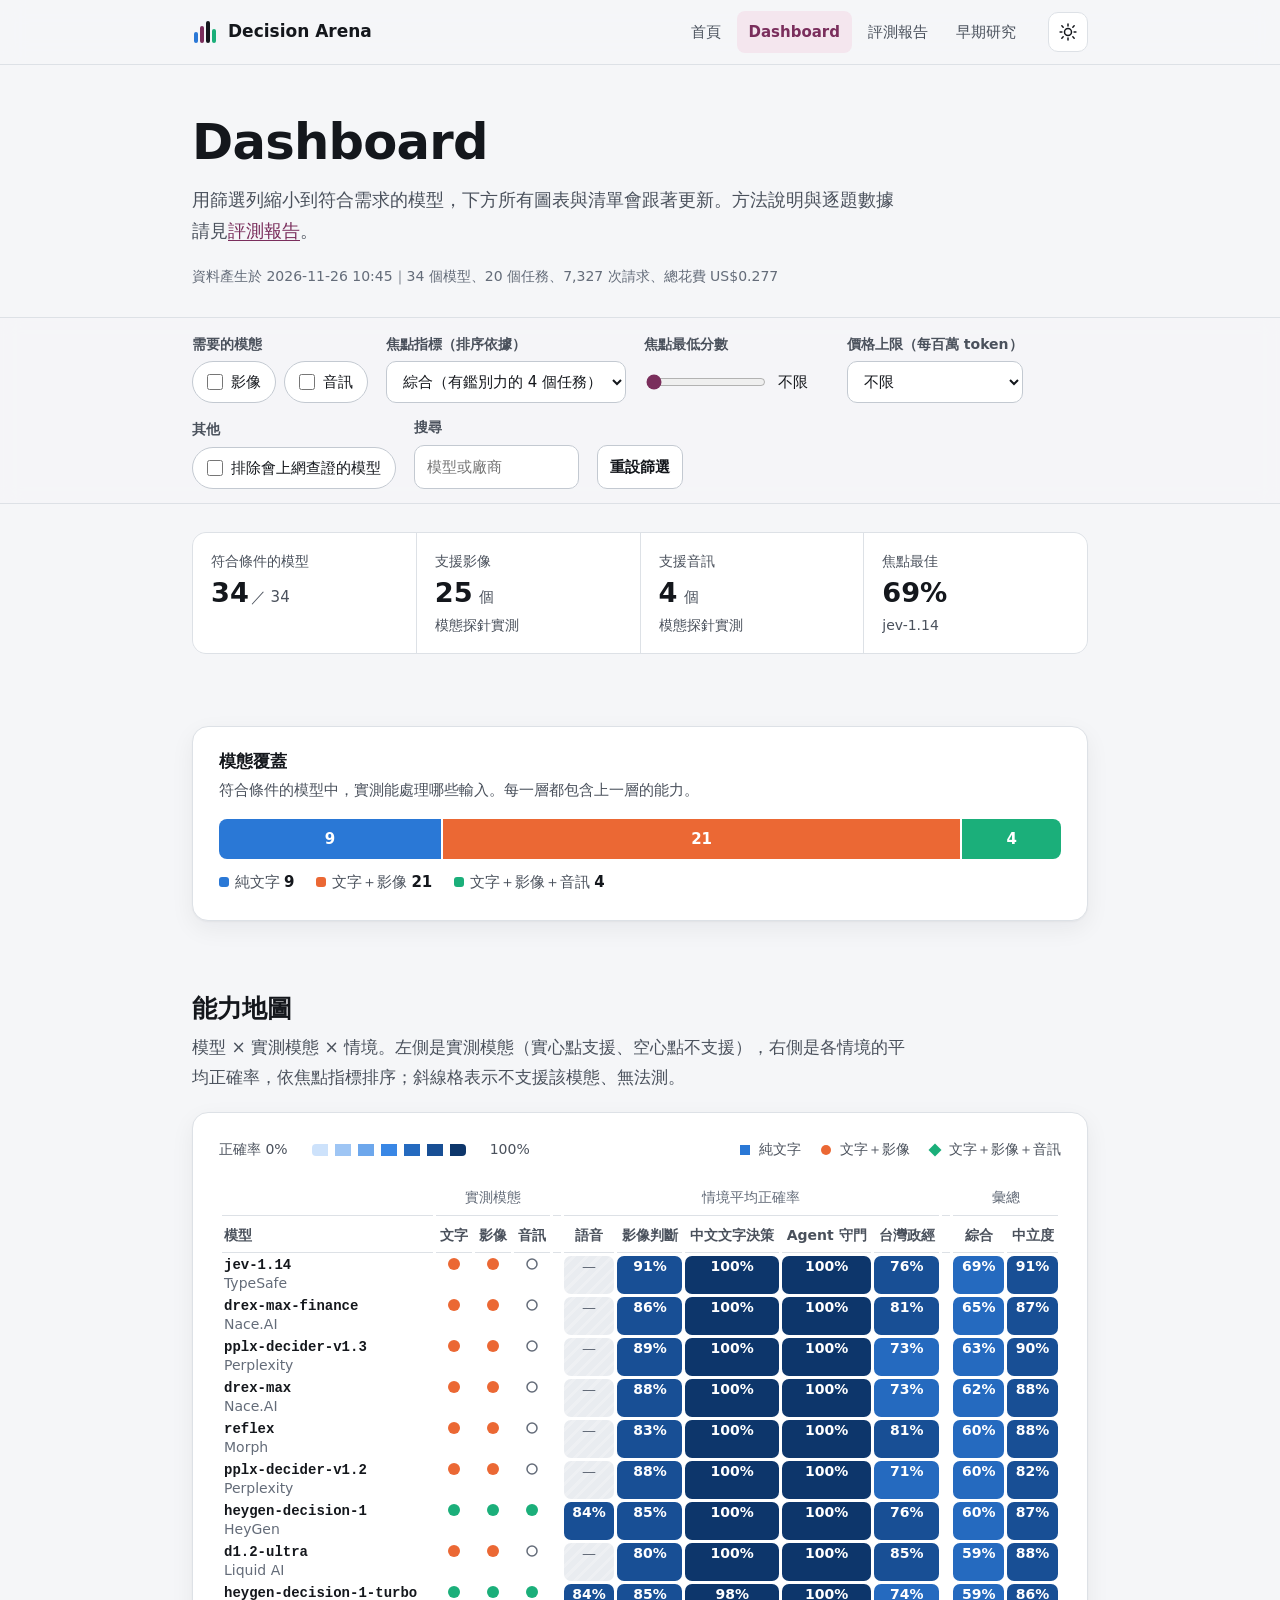
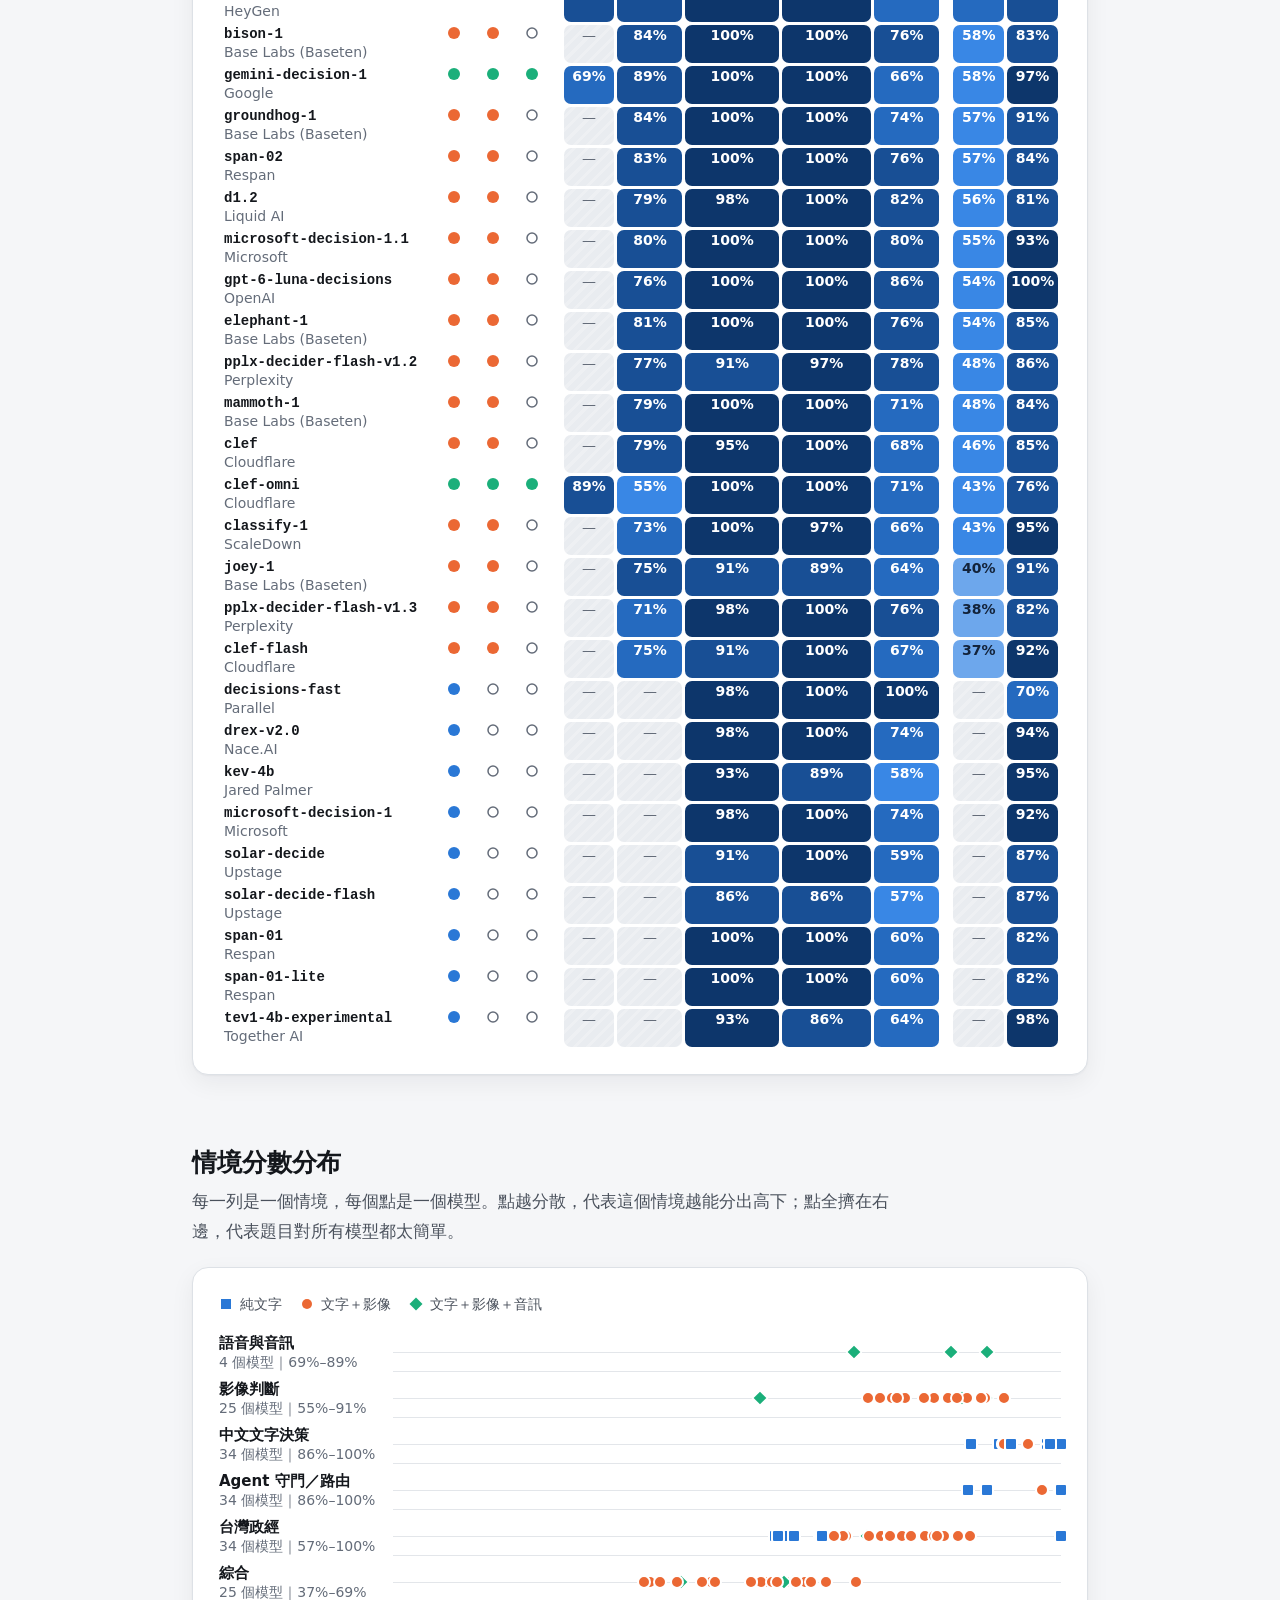
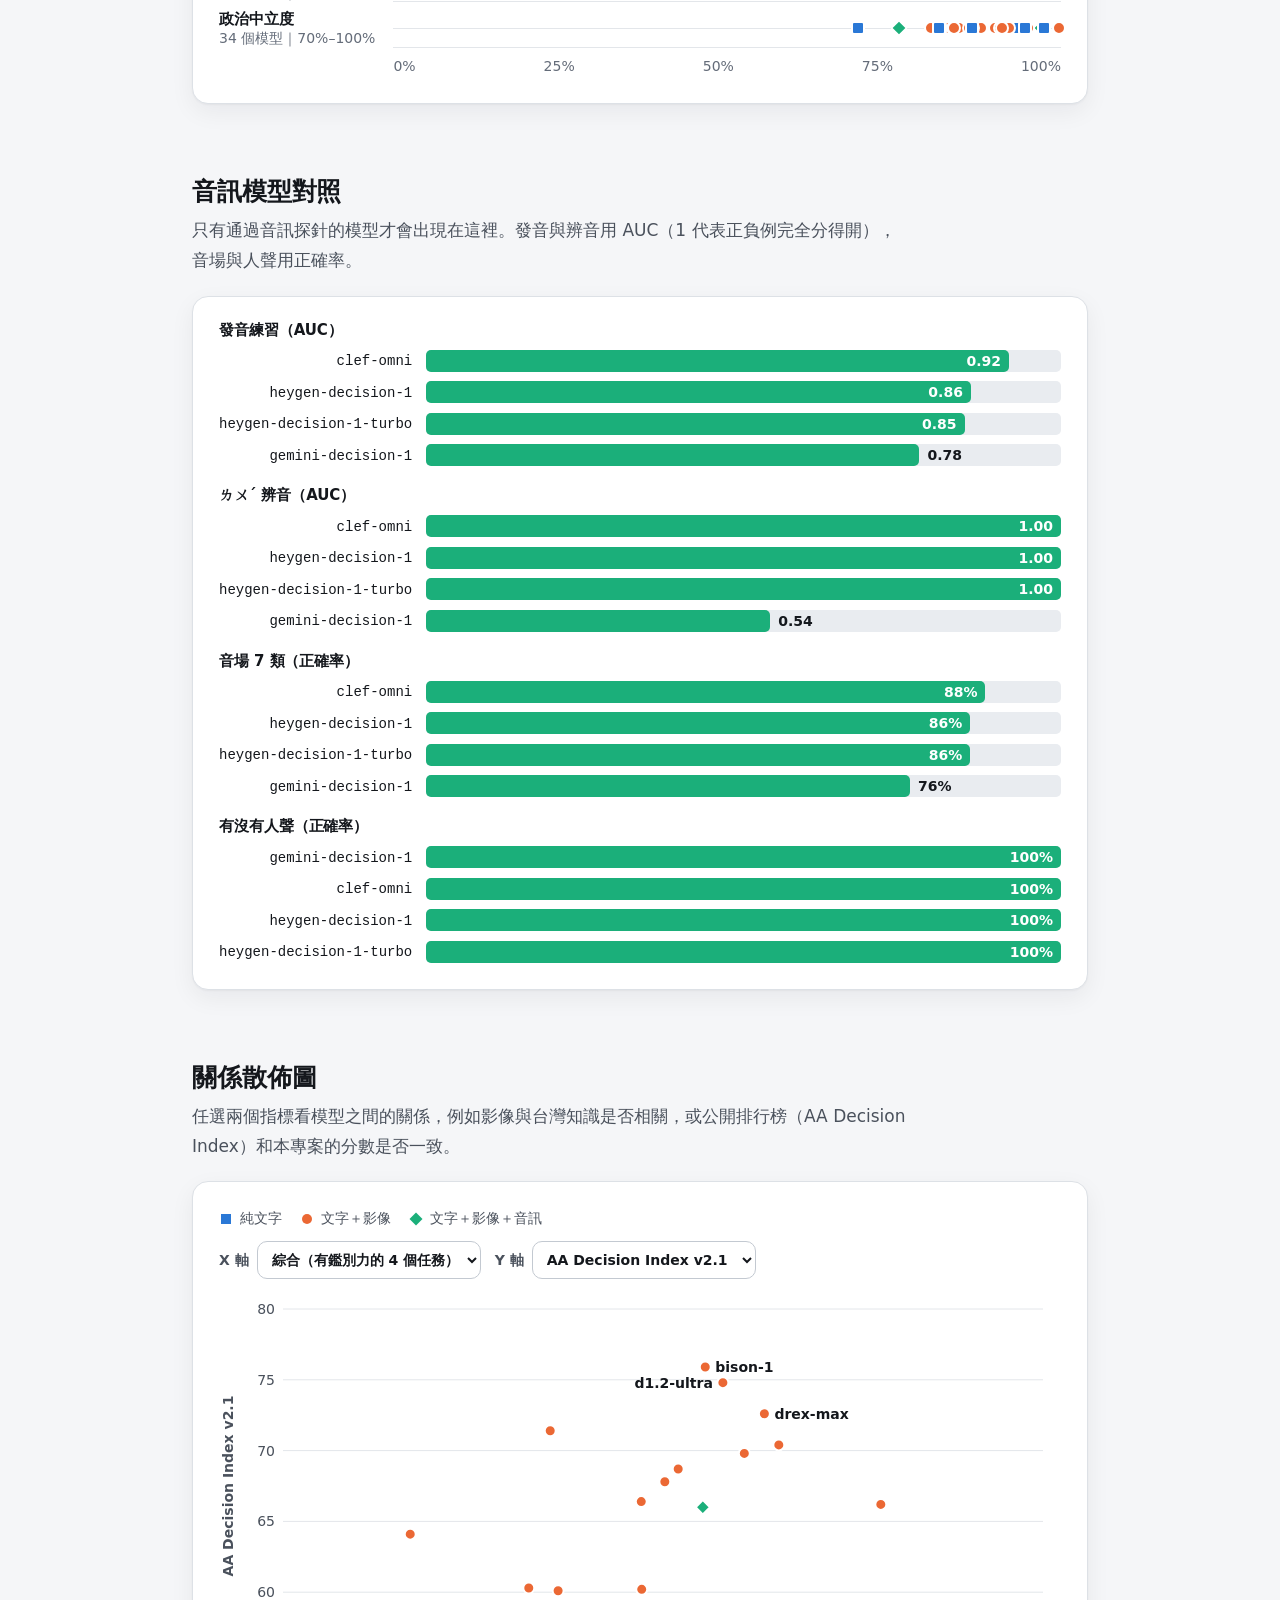
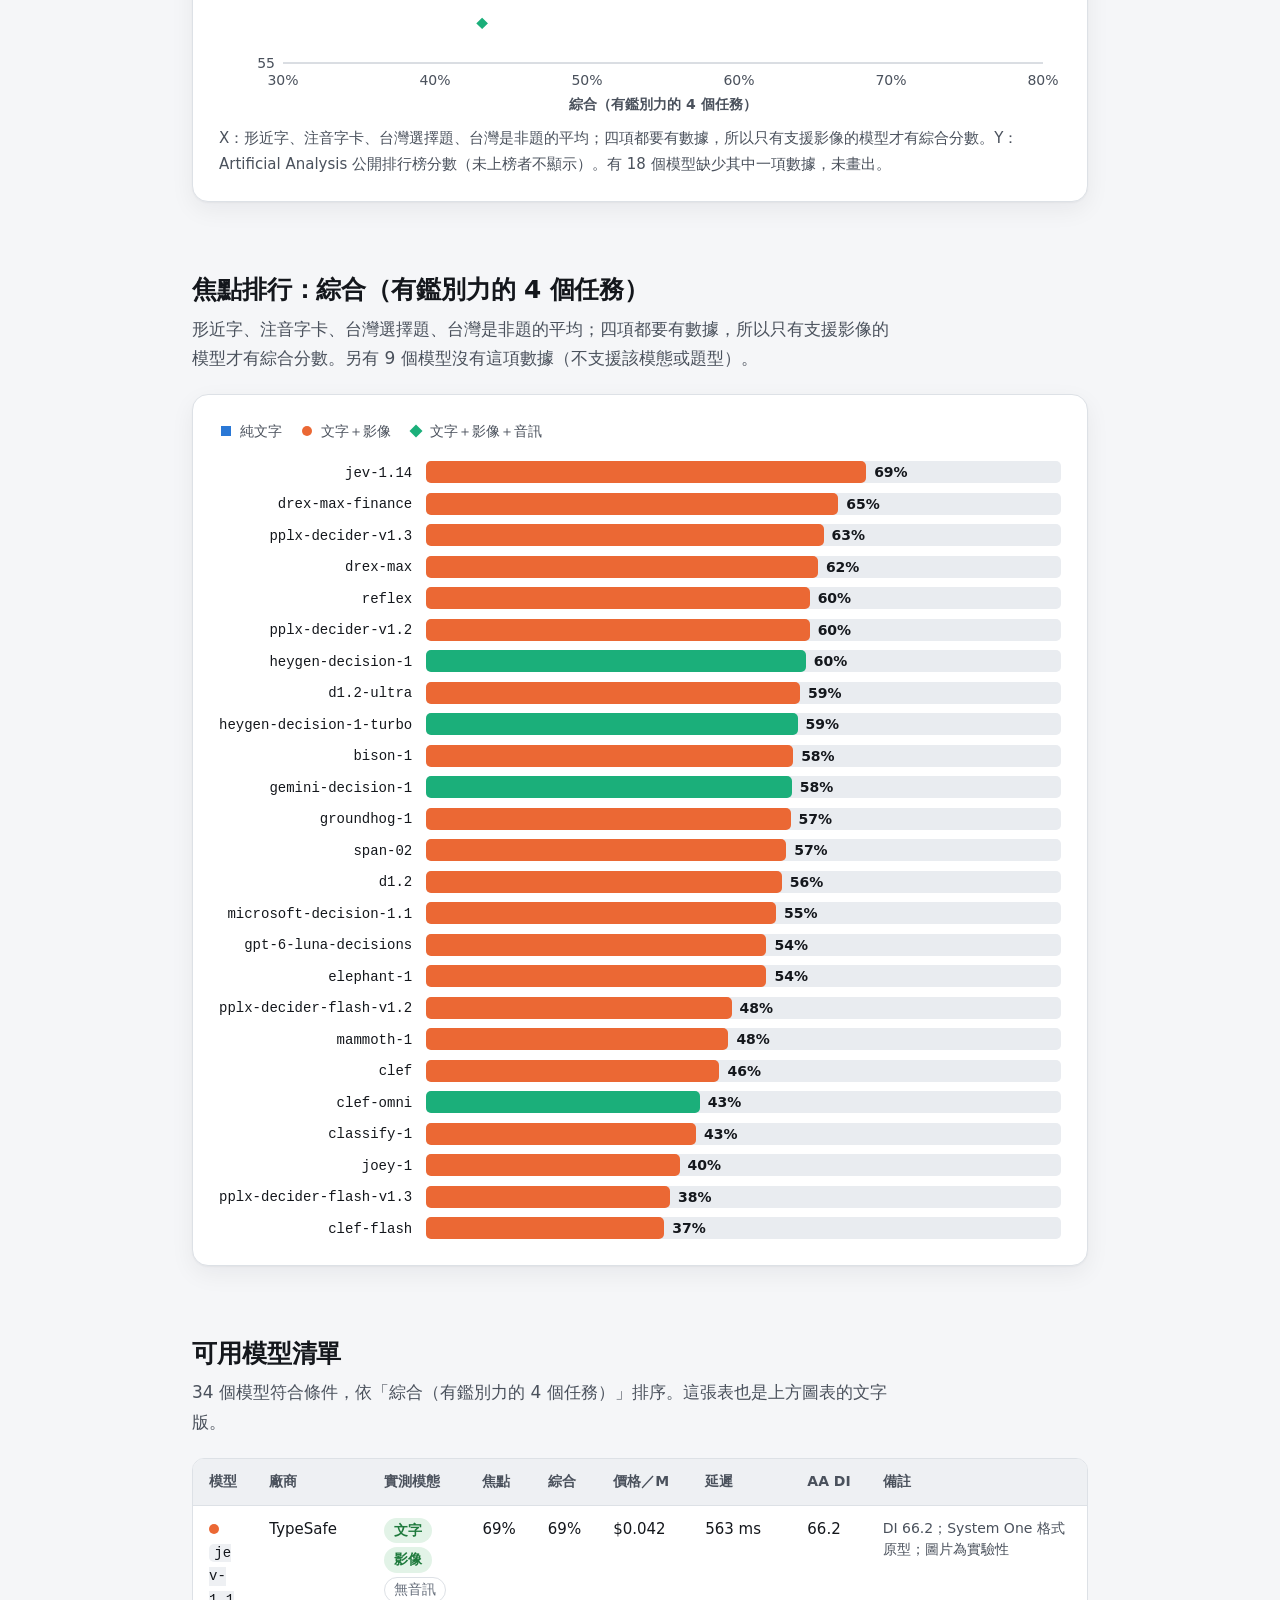
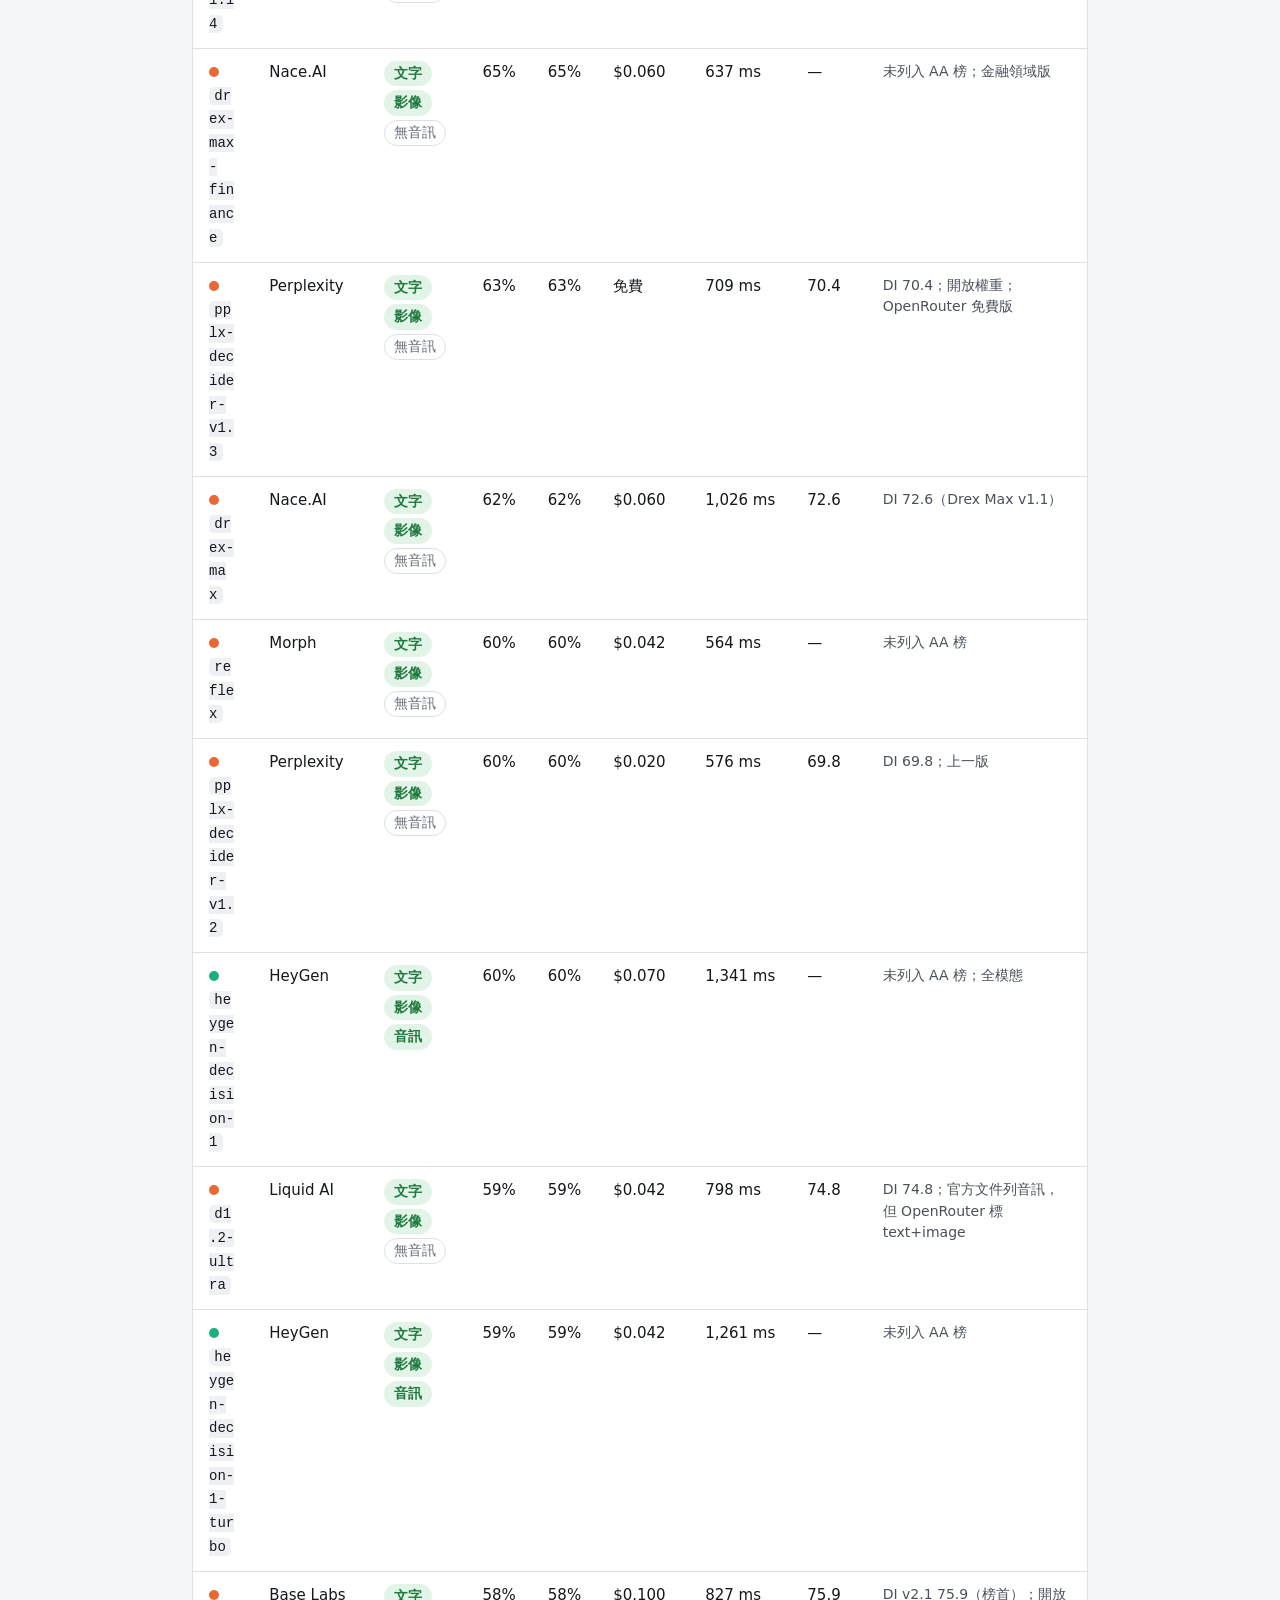
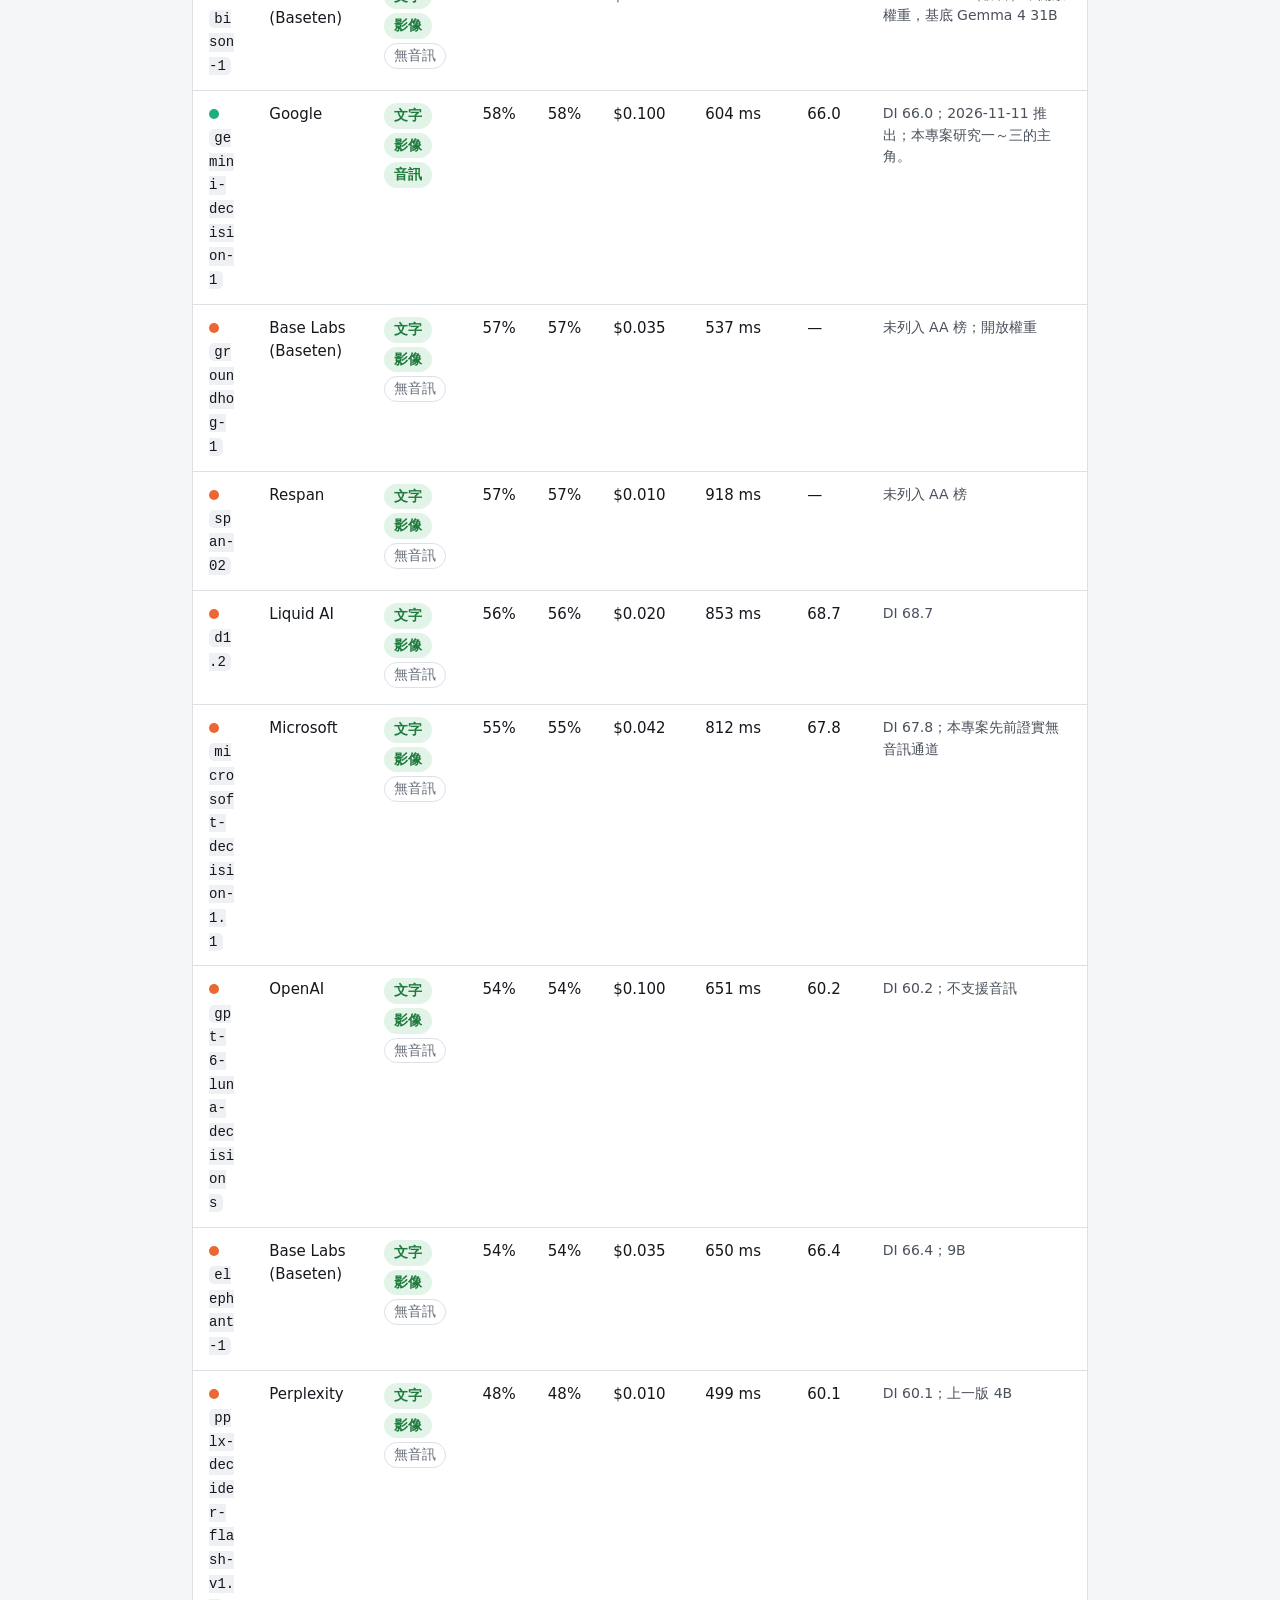
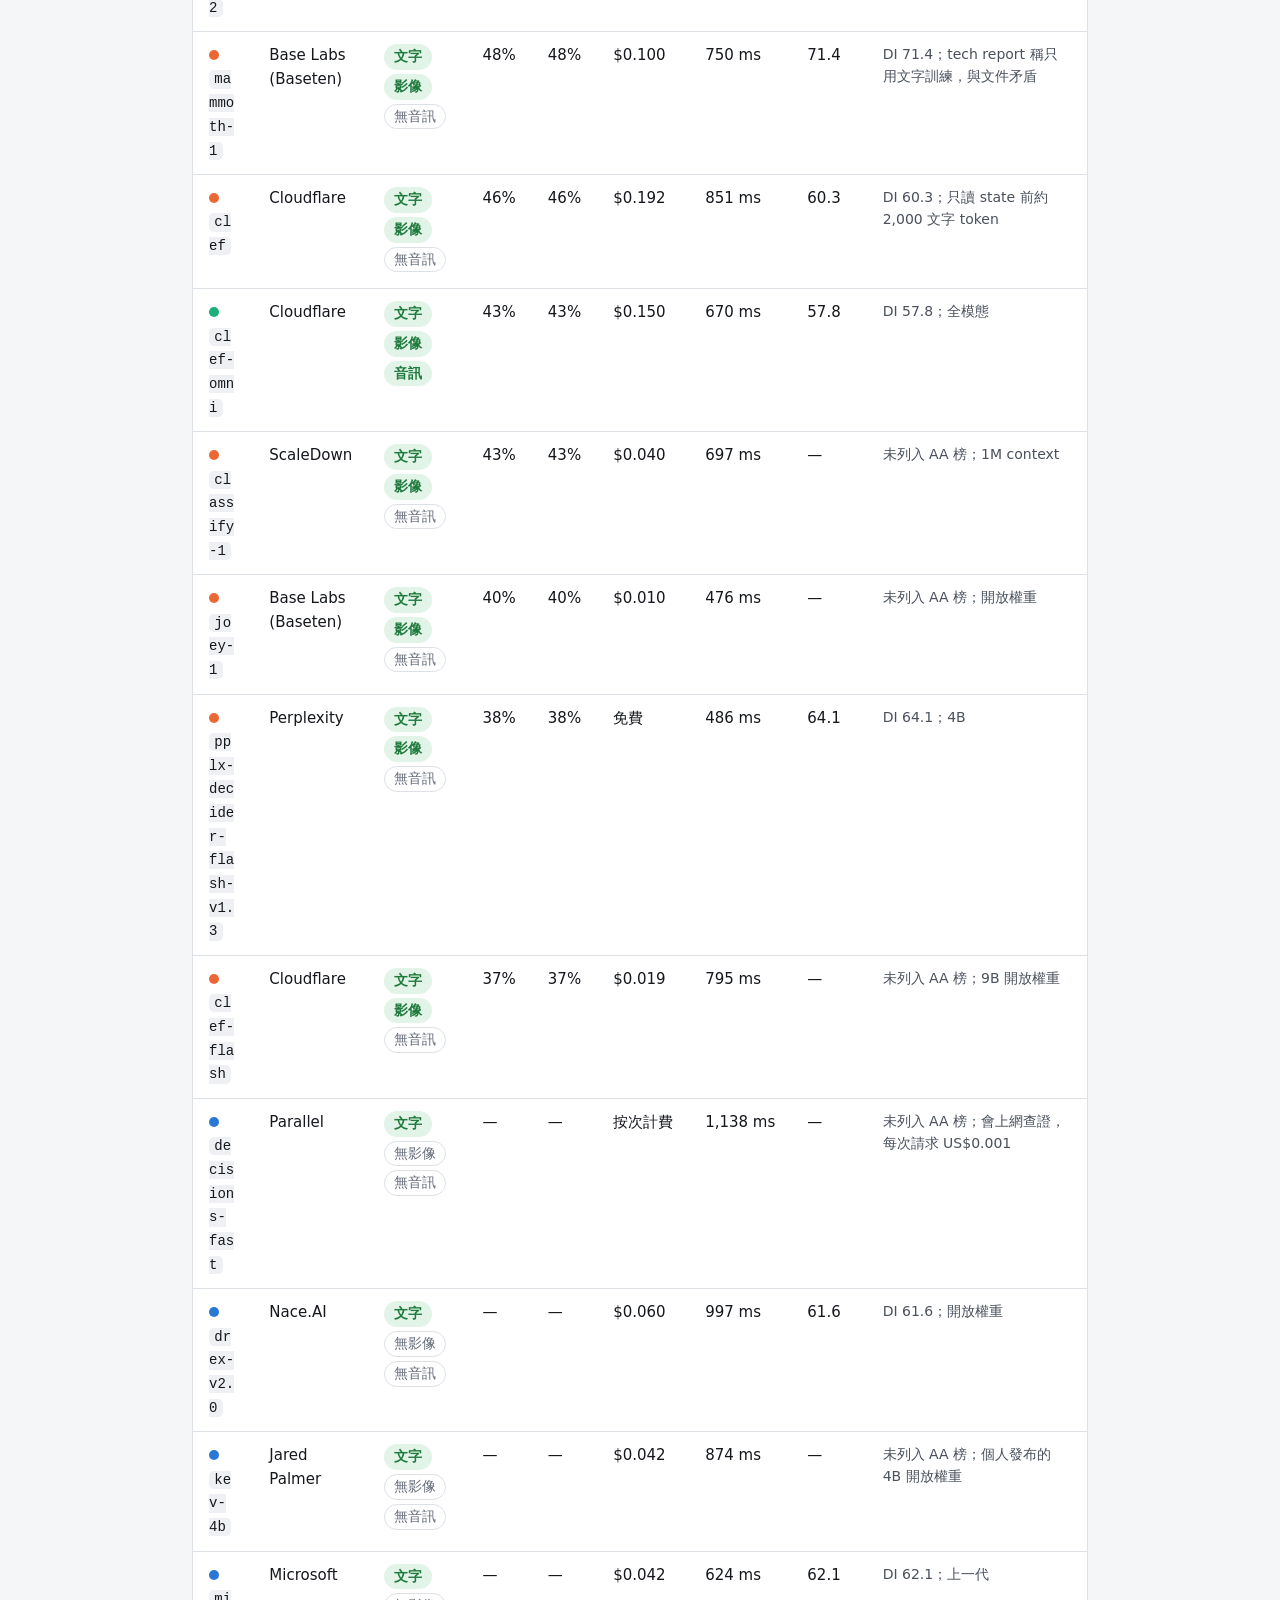
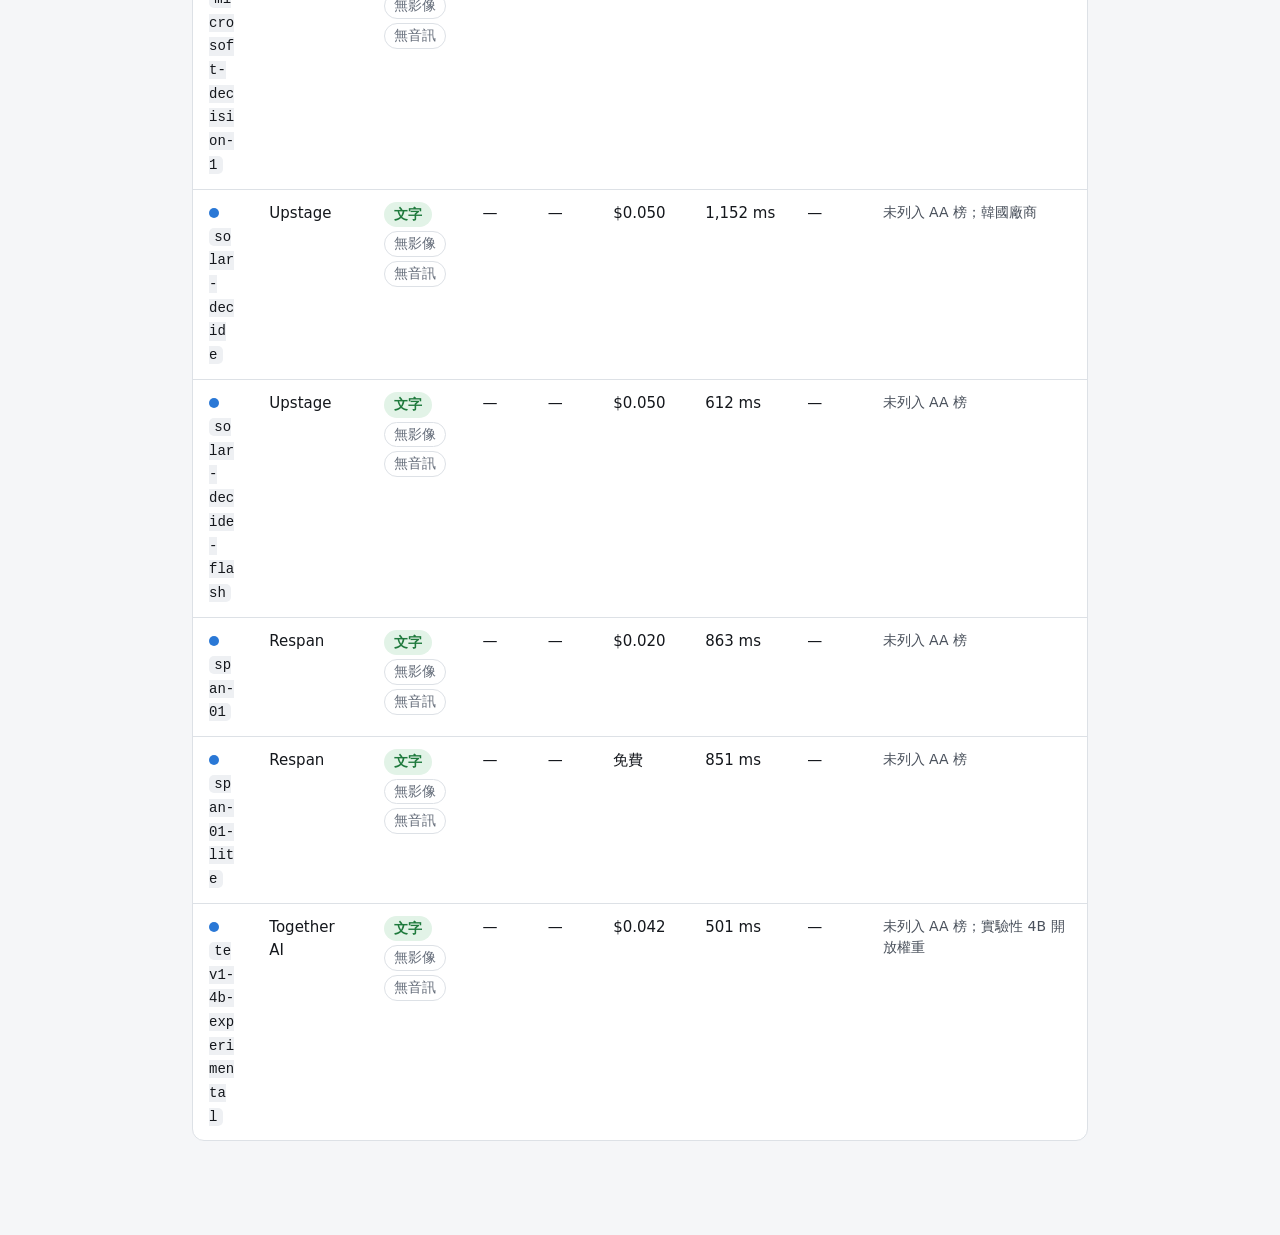
<file: bench-dashboard.html>
<!doctype html>
<html lang="zh-Hant-TW">
<head>
<meta charset="utf-8">
<meta name="viewport" content="width=device-width, initial-scale=1">
<title>Dashboard｜Decision Arena</title>
<meta name="description" content="互動式 Decision 模型 Dashboard：依模態、情境、分數與價格篩選可用模型。">
<meta name="color-scheme" content="light dark">
<link rel="canonical" href="https://decision-arena.gh.miniasp.com/bench-dashboard.html">
<meta name="robots" content="noindex, nofollow">
<meta name="author" content="Will 保哥">
<meta property="og:type" content="website">
<meta property="og:site_name" content="Decision Arena">
<meta property="og:locale" content="zh_TW">
<meta property="og:title" content="Dashboard｜Decision Arena">
<meta property="og:description" content="互動式 Decision 模型 Dashboard：依模態、情境、分數與價格篩選可用模型。">
<meta property="og:url" content="https://decision-arena.gh.miniasp.com/bench-dashboard.html">
<meta property="og:image" content="https://decision-arena.gh.miniasp.com/assets/site/og-card.png">
<meta property="og:image:secure_url" content="https://decision-arena.gh.miniasp.com/assets/site/og-card.png">
<meta property="og:image:type" content="image/png">
<meta property="og:image:width" content="1200">
<meta property="og:image:height" content="630">
<meta property="og:image:alt" content="Decision Arena 分享卡：用同一套考題實測各家決策模型，涵蓋語音、影像、繁中文字、Agent 守門與台灣政經。">
<meta name="twitter:card" content="summary_large_image">
<meta name="twitter:title" content="Dashboard｜Decision Arena">
<meta name="twitter:description" content="互動式 Decision 模型 Dashboard：依模態、情境、分數與價格篩選可用模型。">
<meta name="twitter:image" content="https://decision-arena.gh.miniasp.com/assets/site/og-card.png">
<meta name="twitter:image:alt" content="Decision Arena 分享卡：用同一套考題實測各家決策模型，涵蓋語音、影像、繁中文字、Agent 守門與台灣政經。">
<script type="application/ld+json">{"@context": "https://schema.org", "@type": "WebPage", "name": "Dashboard｜Decision Arena", "headline": "Dashboard｜Decision Arena", "description": "互動式 Decision 模型 Dashboard：依模態、情境、分數與價格篩選可用模型。", "url": "https://decision-arena.gh.miniasp.com/bench-dashboard.html", "inLanguage": "zh-Hant-TW", "isPartOf": {"@id": "https://decision-arena.gh.miniasp.com/#website"}, "author": {"@type": "Person", "name": "Will 保哥", "url": "https://www.facebook.com/will.fans/", "sameAs": ["https://www.facebook.com/will.fans/"]}, "image": "https://decision-arena.gh.miniasp.com/assets/site/og-card.png"}</script>
<link rel="icon" href="assets/site/favicon.ico" sizes="32x32">
<link rel="icon" href="assets/site/favicon.svg" type="image/svg+xml">
<link rel="apple-touch-icon" href="assets/site/apple-touch-icon.png">
<link rel="manifest" href="assets/site/site.webmanifest">
<meta name="theme-color" content="#f5f6f8" media="(prefers-color-scheme: light)">
<meta name="theme-color" content="#0f1115" media="(prefers-color-scheme: dark)">
<script>(()=>{try{const t=localStorage.getItem('da-theme');if(t==='light'||t==='dark')document.documentElement.dataset.theme=t;}catch(e){}})();</script>
<style>
:root{color-scheme:light;--bg:#f5f6f8;--surface:#ffffff;--surface-2:#eef0f3;--surface-3:#e4e7ec;--ink:#14171c;--ink-2:#4a515c;--muted:#646c79;--border:#dde1e6;--border-strong:#c3c9d1;--accent:#7a2e5c;--accent-ink:#ffffff;--accent-soft:#f4e6ee;--link:#7a2e5c;--ok:#1f7a3d;--ok-bg:#e2f3e7;--warn:#875700;--warn-bg:#fcefd5;--bad:#a3261e;--bad-bg:#fbe6e4;--tier-text:#2a78d6;--tier-image:#eb6834;--tier-audio:#1baf7a;--seq-0:#cde2fb;--seq-1:#9ec5f4;--seq-2:#6da7ec;--seq-3:#3987e5;--seq-4:#256abf;--seq-5:#184f95;--seq-6:#0d366b;--seqi-0:#13233a;--seqi-1:#13233a;--seqi-2:#13233a;--seqi-3:#ffffff;--seqi-4:#ffffff;--seqi-5:#ffffff;--seqi-6:#ffffff;--pos:#2a78d6;--neg:#eb6834;--track:#e9ecf0;--grid:#e3e6ea;--shadow:0 1px 2px rgba(20,23,28,.04), 0 8px 24px rgba(20,23,28,.06);}
@media (prefers-color-scheme: dark){:root:not([data-theme="light"]){color-scheme:dark;--bg:#0f1115;--surface:#161920;--surface-2:#1d2129;--surface-3:#262b34;--ink:#e8ebf0;--ink-2:#b2b9c4;--muted:#8f97a3;--border:#2a2f38;--border-strong:#3b414c;--accent:#e7a3c8;--accent-ink:#1a0f16;--accent-soft:#2b1a25;--link:#edb3d3;--ok:#7ed69a;--ok-bg:#15301f;--warn:#f0c46a;--warn-bg:#33280f;--bad:#ff9a90;--bad-bg:#3a1a17;--tier-text:#3987e5;--tier-image:#d95926;--tier-audio:#199e70;--seq-0:#1b2a3c;--seq-1:#184f95;--seq-2:#1c5cab;--seq-3:#256abf;--seq-4:#3987e5;--seq-5:#6da7ec;--seq-6:#b7d3f6;--seqi-0:#e8ebf0;--seqi-1:#e8ebf0;--seqi-2:#e8ebf0;--seqi-3:#ffffff;--seqi-4:#ffffff;--seqi-5:#0d1b2a;--seqi-6:#0d1b2a;--pos:#3987e5;--neg:#d95926;--track:#232831;--grid:#272c35;--shadow:0 1px 2px rgba(0,0,0,.3), 0 8px 24px rgba(0,0,0,.25);}}
:root[data-theme="dark"]{color-scheme:dark;--bg:#0f1115;--surface:#161920;--surface-2:#1d2129;--surface-3:#262b34;--ink:#e8ebf0;--ink-2:#b2b9c4;--muted:#8f97a3;--border:#2a2f38;--border-strong:#3b414c;--accent:#e7a3c8;--accent-ink:#1a0f16;--accent-soft:#2b1a25;--link:#edb3d3;--ok:#7ed69a;--ok-bg:#15301f;--warn:#f0c46a;--warn-bg:#33280f;--bad:#ff9a90;--bad-bg:#3a1a17;--tier-text:#3987e5;--tier-image:#d95926;--tier-audio:#199e70;--seq-0:#1b2a3c;--seq-1:#184f95;--seq-2:#1c5cab;--seq-3:#256abf;--seq-4:#3987e5;--seq-5:#6da7ec;--seq-6:#b7d3f6;--seqi-0:#e8ebf0;--seqi-1:#e8ebf0;--seqi-2:#e8ebf0;--seqi-3:#ffffff;--seqi-4:#ffffff;--seqi-5:#0d1b2a;--seqi-6:#0d1b2a;--pos:#3987e5;--neg:#d95926;--track:#232831;--grid:#272c35;--shadow:0 1px 2px rgba(0,0,0,.3), 0 8px 24px rgba(0,0,0,.25);}

*{box-sizing:border-box}
html{-webkit-text-size-adjust:100%;scroll-padding-top:84px}
body{margin:0;background:var(--bg);color:var(--ink);
  font-family:"PingFang TC","Noto Sans TC","Microsoft JhengHei",system-ui,sans-serif;
  font-size:17px;line-height:1.75;font-feature-settings:"palt" 0;-webkit-font-smoothing:antialiased}
img{max-width:100%;display:block}
a{color:var(--link);text-underline-offset:3px;text-decoration-thickness:1px}
a:hover{text-decoration-thickness:2px}
:focus-visible{outline:2px solid var(--accent);outline-offset:3px;border-radius:4px}
code,.mono{font-family:"SF Mono",ui-monospace,Menlo,Consolas,monospace;font-size:max(14px,.86em);
  background:var(--surface-2);padding:.08em .38em;border-radius:5px;word-break:break-word}
.wrap{max-width:960px;margin:0 auto;padding:0 32px}
@media (max-width:640px){.wrap{padding:0 16px}}
main{padding-bottom:96px}
h1,h2,h3,h4{line-height:1.3;margin:0;color:var(--ink);letter-spacing:-.005em}
h1{font-size:clamp(2.1rem,1.4rem + 2.6vw,3.1rem);font-weight:750;line-height:1.18;letter-spacing:-.015em}
h2{font-size:1.55rem;font-weight:700}
h3{font-size:1.17rem;font-weight:650}
p{margin:0 0 1em}
.lede{font-size:1.12rem;color:var(--ink-2);max-width:62ch;line-height:1.75}
.small{font-size:15px;color:var(--ink-2)}
.muted{color:var(--muted)}
.num{font-variant-numeric:tabular-nums}

/* 頁首 */
.site-head{position:sticky;top:0;z-index:30;background:color-mix(in srgb,var(--bg) 86%,transparent);
  backdrop-filter:saturate(1.4) blur(12px);-webkit-backdrop-filter:saturate(1.4) blur(12px);border-bottom:1px solid var(--border)}
.site-head .wrap{display:flex;align-items:center;gap:20px;min-height:64px}
.brand{display:flex;align-items:center;gap:10px;color:var(--ink);text-decoration:none;font-weight:700;font-size:17px;white-space:nowrap}
.brand svg{flex:none}
.nav{display:flex;gap:4px;margin-left:auto;overflow-x:auto;scrollbar-width:none}
.nav::-webkit-scrollbar{display:none}
.nav a{color:var(--ink-2);text-decoration:none;font-size:15px;font-weight:550;padding:8px 12px;border-radius:8px;white-space:nowrap}
.nav a:hover{background:var(--surface-2);color:var(--ink)}
.nav a[aria-current="page"]{color:var(--accent);background:var(--accent-soft)}
.theme-btn{flex:none;display:inline-grid;place-items:center;width:40px;height:40px;border-radius:10px;border:1px solid var(--border);
  background:var(--surface);color:var(--ink);cursor:pointer}
.theme-btn:hover{background:var(--surface-2)}
.theme-btn .moon{display:none}
:root[data-theme="dark"] .theme-btn .sun{display:none}
:root[data-theme="dark"] .theme-btn .moon{display:block}
@media (prefers-color-scheme: dark){:root:not([data-theme="light"]) .theme-btn .sun{display:none}
  :root:not([data-theme="light"]) .theme-btn .moon{display:block}}
@media (max-width:720px){
  .site-head .wrap{flex-wrap:wrap;gap:0 12px;padding-top:8px}
  .brand{order:1}.theme-btn{order:2;margin-left:auto}
  .nav{order:3;width:100%;margin:4px -8px 6px;padding:0 0 2px}
}

/* 區塊 */
.page-hero{padding:56px 0 8px}
@media (max-width:640px){.page-hero{padding:36px 0 0}}
.page-hero h1{margin-bottom:16px}
.meta{font-size:14px;color:var(--muted);margin-top:16px}
.section{margin-top:72px}
@media (max-width:640px){.section{margin-top:56px}}
.section-head{margin-bottom:20px}
.section-head h2{margin-bottom:8px}
.section-head p{color:var(--ink-2);max-width:66ch;margin:0}
.panel{background:var(--surface);border:1px solid var(--border);border-radius:16px;padding:24px 26px;box-shadow:var(--shadow)}
@media (max-width:640px){.panel{padding:18px 16px;border-radius:14px}}
.panel + .panel{margin-top:16px}
.panel-title{font-size:1.05rem;font-weight:650;margin:0 0 4px}
.panel-sub{font-size:15px;color:var(--ink-2);margin:0 0 16px;max-width:64ch}

/* 數字列 */
.stats{display:grid;grid-template-columns:repeat(4,1fr);gap:1px;background:var(--border);border:1px solid var(--border);
  border-radius:14px;overflow:hidden;margin:28px 0 0}
@media (max-width:720px){.stats{grid-template-columns:repeat(2,1fr)}}
.stats div{background:var(--surface);padding:16px 18px}
.stats dt{font-size:14px;color:var(--ink-2)}
.stats dd{margin:2px 0 0;font-size:1.7rem;font-weight:700;font-variant-numeric:tabular-nums;line-height:1.3}
.stats dd small{font-size:15px;font-weight:500;color:var(--ink-2);margin-left:2px}

/* 標籤與狀態 */
.pill{display:inline-flex;align-items:center;gap:6px;font-size:14px;font-weight:600;padding:2px 10px;border-radius:999px;white-space:nowrap;line-height:1.6}
.pill.ok{background:var(--ok-bg);color:var(--ok)}
.pill.bad{background:var(--bad-bg);color:var(--bad)}
.pill.warn{background:var(--warn-bg);color:var(--warn)}
.pill.muted{background:var(--surface-2);color:var(--muted)}
.dot{display:inline-block;width:10px;height:10px;border-radius:50%;flex:none}
.legend{display:flex;flex-wrap:wrap;gap:6px 18px;font-size:14px;color:var(--ink-2);align-items:center}
.legend span{display:inline-flex;align-items:center;gap:7px}
.legend i{display:inline-block;width:12px;height:12px;border-radius:3px}

/* 表格 */
.table-wrap{overflow-x:auto;-webkit-overflow-scrolling:touch;border:1px solid var(--border);border-radius:12px;background:var(--surface)}
table{border-collapse:collapse;width:100%;font-size:15px;line-height:1.55}
th,td{padding:12px 16px;text-align:left;vertical-align:top;border-bottom:1px solid var(--border)}
thead th{background:var(--surface-2);font-weight:600;font-size:14px;color:var(--ink-2);white-space:nowrap;position:sticky;top:0}
tbody tr:last-child>*{border-bottom:0}
tbody tr:hover>td{background:color-mix(in srgb,var(--surface-2) 55%,transparent)}
td.note{color:var(--ink-2);font-size:14px;min-width:220px}
td small,th small{display:block;font-size:14px;color:var(--muted);font-weight:400}

details{margin-top:12px;border-top:1px solid var(--border);padding-top:10px}
summary{cursor:pointer;color:var(--link);font-weight:600;font-size:15px;list-style:none;display:inline-flex;align-items:center;gap:8px}
summary::-webkit-details-marker{display:none}
summary::before{content:"";width:8px;height:8px;border-right:2px solid currentColor;border-bottom:2px solid currentColor;
  transform:rotate(-45deg);transition:transform .15s}
details[open] summary::before{transform:rotate(45deg)}
details[open]>*:not(summary){margin-top:12px}

/* 本頁目錄 */
.toc{display:flex;flex-wrap:wrap;gap:8px;margin-top:28px}
.toc a{font-size:14px;font-weight:600;color:var(--ink-2);text-decoration:none;padding:6px 12px;border:1px solid var(--border);
  border-radius:999px;background:var(--surface)}
.toc a:hover{color:var(--accent);border-color:var(--accent)}

/* 頁尾 */
.site-foot{border-top:1px solid var(--border);margin-top:24px;padding:28px 0 40px;font-size:14px;color:var(--muted)}
.site-foot .wrap{display:flex;flex-wrap:wrap;gap:8px 24px;justify-content:space-between}
.site-foot a{color:var(--ink-2)}

@media (prefers-reduced-motion: reduce){*{transition:none!important;animation:none!important}}

/* 分段長條 */
.seg{display:flex;gap:2px;height:40px;border-radius:8px;overflow:hidden}
.seg>div{display:flex;align-items:center;justify-content:center;color:#fff;font-weight:700;font-size:15px;min-width:0}
.seg-legend{display:flex;flex-wrap:wrap;gap:6px 22px;margin-top:10px;font-size:15px;color:var(--ink-2)}
.seg-legend b{color:var(--ink);font-variant-numeric:tabular-nums;margin-left:4px}

/* 橫條圖 */
.bars{display:grid;grid-template-columns:minmax(120px,max-content) 1fr;gap:6px 14px;align-items:center}
.bars .bl{font-size:14px;color:var(--ink);text-align:right;white-space:nowrap;overflow:hidden;text-overflow:ellipsis;max-width:220px}
.bars .bl code{background:none;padding:0;font-size:14px}
.bars .bt{position:relative;height:22px;background:var(--track);border-radius:5px}
.bars .bf{position:absolute;inset:0 auto 0 0;border-radius:5px;min-width:3px}
.bars .bv{position:absolute;top:50%;transform:translateY(-50%);font-size:14px;font-weight:600;font-variant-numeric:tabular-nums;color:var(--ink);white-space:nowrap}
.bars .na .bt{background:repeating-linear-gradient(135deg,var(--track) 0 6px,var(--surface-2) 6px 9px)}
@media (max-width:640px){.bars{grid-template-columns:minmax(96px,40%) 1fr}.bars .bl{max-width:none}}

/* 範圍圖（每個任務：最低—最高，點為中位數） */
.range{display:grid;grid-template-columns:minmax(150px,max-content) 1fr 7.5em;gap:10px 16px;align-items:center}
.range .rl{font-size:15px;line-height:1.35}
.range .rl small{display:block;font-size:14px;color:var(--muted)}
.range .rt{position:relative;height:28px}
.range .rt::before{content:"";position:absolute;left:0;right:0;top:50%;height:1px;background:var(--grid)}
.range .rspan{position:absolute;top:50%;height:8px;transform:translateY(-50%);border-radius:4px;background:var(--accent);opacity:.35}
.range .rmin,.range .rmax,.range .rmed{position:absolute;top:50%;transform:translate(-50%,-50%);border-radius:50%}
.range .rmin,.range .rmax{width:10px;height:10px;background:var(--surface);border:2px solid var(--accent)}
.range .rmed{width:12px;height:12px;background:var(--accent);box-shadow:0 0 0 2px var(--surface)}
.range .rv{font-size:14px;color:var(--ink-2);font-variant-numeric:tabular-nums;text-align:right;white-space:nowrap}
.range .axis{grid-column:2;display:flex;justify-content:space-between;font-size:14px;color:var(--muted)}
@media (max-width:640px){.range{grid-template-columns:1fr 6.5em}.range .rl{grid-column:1 / -1;margin-bottom:-6px}.range .axis{grid-column:1}}

/* 分組橫條 */
.groups{display:grid;gap:18px}
.group h4{font-size:15px;font-weight:650;margin:0 0 8px}

/* 發散長條 */
.div{display:grid;grid-template-columns:minmax(120px,max-content) 1fr 1fr 5.5em;gap:6px 0;align-items:center}
.div .dl{font-size:14px;text-align:right;padding-right:14px;white-space:nowrap}
.div .dl code{background:none;padding:0}
.div .dn,.div .dp{position:relative;height:20px}
.div .dn{border-right:1px solid var(--border-strong)}
.div .dn i,.div .dp i{position:absolute;top:2px;bottom:2px;border-radius:4px}
.div .dn i{right:0;background:var(--neg)}
.div .dp i{left:0;background:var(--pos)}
.div .dv{font-size:14px;font-variant-numeric:tabular-nums;text-align:right;color:var(--ink-2)}
.div .dh{font-size:14px;color:var(--muted);padding-bottom:4px}
@media (max-width:640px){.div{grid-template-columns:minmax(92px,36%) 1fr 1fr 4.2em}}

/* 量尺（每個模型一條刻度） */
.strip{position:relative;height:150px;margin:8px 4px 0}
.strip .base{position:absolute;left:0;right:0;bottom:34px;height:2px;background:var(--border-strong)}
.strip .tick{position:absolute;bottom:34px;width:3px;margin-left:-1.5px;border-radius:2px 2px 0 0}
.strip .tick:hover{filter:brightness(1.2)}
.strip .lab{position:absolute;font-size:14px;color:var(--ink);white-space:nowrap;transform:translateX(-50%);font-weight:600}
.strip .lab::after{content:"";position:absolute;left:50%;top:100%;width:1px;height:10px;background:var(--border-strong)}
.strip .ax{position:absolute;bottom:6px;font-size:14px;color:var(--muted);transform:translateX(-50%);font-variant-numeric:tabular-nums}

/* 散佈圖（SVG；寬度不足時在框內水平捲動，文字不縮小） */
.svg-wrap{overflow-x:auto;-webkit-overflow-scrolling:touch}
.svg-wrap svg{display:block;min-width:600px;width:100%;height:auto}
.svg-wrap text{font-family:inherit;font-size:14px;fill:var(--ink-2)}
.svg-wrap .lbl{fill:var(--ink);font-weight:600}
.svg-wrap .gl{stroke:var(--grid)}
.svg-wrap .bl{stroke:var(--border-strong)}
.svg-wrap .pt{stroke:var(--surface);stroke-width:2}

/* ---- Dashboard 專用樣式（色彩 token、版面與頁首來自 bench/site.py） ---- */
.dash-hero{padding:48px 0 0}
@media (max-width:640px){.dash-hero{padding:32px 0 0}}
.dash-hero h1{margin-bottom:12px}

/* 篩選列 */
.filters{position:sticky;top:64px;z-index:20;margin-top:28px;background:color-mix(in srgb,var(--bg) 90%,transparent);
  backdrop-filter:blur(10px);-webkit-backdrop-filter:blur(10px);border-block:1px solid var(--border)}
@media (max-width:720px){.filters{position:static}}
.filters .wrap{padding-top:14px;padding-bottom:14px}
.filter-row{display:flex;flex-wrap:wrap;gap:12px 18px;align-items:flex-end}
.field{display:flex;flex-direction:column;gap:5px;min-width:0}
.field>span{font-size:14px;color:var(--ink-2);font-weight:600}
select,input[type=search],button.plain{font:inherit;font-size:15px;color:var(--ink);background:var(--surface);
  border:1px solid var(--border-strong);border-radius:10px;padding:8px 12px;min-height:42px}
select{max-width:16em}
input[type=search]{width:11em}
input[type=range]{width:9em;accent-color:var(--accent)}
button.plain{cursor:pointer;font-weight:600}
button.plain:hover{background:var(--surface-2)}
.chips{display:flex;gap:8px;flex-wrap:wrap}
.chip{display:inline-flex;align-items:center;gap:8px;border:1px solid var(--border-strong);border-radius:999px;
  padding:6px 14px;font-size:15px;cursor:pointer;background:var(--surface);min-height:42px;user-select:none}
.chip input{accent-color:var(--accent);width:16px;height:16px;margin:0}
.chip:has(input:checked){border-color:var(--accent);background:var(--accent-soft);color:var(--ink);font-weight:650}
.range-wrap{display:flex;align-items:center;gap:10px;min-height:42px}
.range-wrap output{font-variant-numeric:tabular-nums;min-width:3.4em;font-size:15px}

/* KPI */
.kpis{display:grid;grid-template-columns:repeat(4,1fr);gap:1px;background:var(--border);border:1px solid var(--border);
  border-radius:14px;overflow:hidden;margin:28px 0 0}
@media (max-width:760px){.kpis{grid-template-columns:repeat(2,1fr)}}
.kpi{background:var(--surface);padding:16px 18px;margin:0}
.kpi dt{font-size:14px;color:var(--ink-2)}
.kpi dd{margin:2px 0 0;font-size:1.7rem;font-weight:700;line-height:1.3;font-variant-numeric:tabular-nums}
.kpi dd small{font-size:15px;font-weight:500;color:var(--ink-2);margin-left:2px}
.kpi .sub{font-size:14px;color:var(--ink-2);margin-top:2px;overflow-wrap:anywhere}

.ramp{display:inline-flex;border-radius:4px;overflow:hidden;margin:0 6px;vertical-align:-2px}
.ramp b{display:block;width:16px;height:12px}
.panel-head{display:flex;flex-wrap:wrap;gap:10px 20px;align-items:flex-end;justify-content:space-between;margin-bottom:16px}
.panel-head .panel-sub{margin:0}

/* 能力地圖 */
.scroll{overflow-x:auto;-webkit-overflow-scrolling:touch}
table.map{border-collapse:separate;border-spacing:3px;width:100%;min-width:700px;font-size:14px}
.map th{font-weight:600;color:var(--ink-2);padding:6px 4px;text-align:center;white-space:nowrap;vertical-align:bottom;background:none;position:static}
.map th.model{text-align:left;padding-left:2px}
.map th.grp{color:var(--muted);font-weight:500;border-bottom:1px solid var(--border)}
.map td{text-align:center;padding:0;height:38px;border-radius:7px;font-variant-numeric:tabular-nums;border:0}
.map tbody tr:hover>td{background:inherit}
.map td.name{text-align:left;white-space:nowrap;padding:0 12px 0 2px;background:none}
.map td.name b{display:block;font-weight:650;font-size:14px;line-height:1.3;font-family:"SF Mono",ui-monospace,Menlo,monospace}
.map td.name .v{display:block;font-size:14px;color:var(--muted);line-height:1.3}
.map td.mod{background:none;width:34px}
.map td.cell{min-width:50px;font-weight:650;cursor:default}
.map td.na{background:repeating-linear-gradient(135deg,var(--track) 0 6px,var(--surface-2) 6px 9px);color:var(--muted);font-weight:400}
.map td.sep{width:6px;background:none}
.map td.cell:hover,.map td.cell:focus{outline:2px solid var(--ink);outline-offset:-2px}

/* 情境分布（每個模型一個點） */
.dist{display:grid;grid-template-columns:minmax(120px,max-content) 1fr;gap:6px 18px;align-items:center}
.dist .dl{font-size:15px;font-weight:600;line-height:1.35}
.dist .dl small{display:block;font-size:14px;color:var(--muted);font-weight:400}
.dist .dt{position:relative;height:40px;border-bottom:1px solid var(--grid)}
.dist .dt::before{content:"";position:absolute;inset:50% 0 auto;height:1px;background:var(--grid)}
.dist .pt{position:absolute;top:50%;width:14px;height:14px;margin:-7px 0 0 -7px;border-radius:50%;border:2px solid var(--surface);cursor:pointer}
.dist .pt.text{border-radius:3px}
.dist .pt.audio{transform:rotate(45deg) scale(.9);border-radius:2px}
.dist .pt:hover,.dist .pt:focus{z-index:2;outline:2px solid var(--ink);outline-offset:1px}
.dist .ax{grid-column:2;display:flex;justify-content:space-between;font-size:14px;color:var(--muted)}
@media (max-width:640px){.dist{grid-template-columns:1fr}.dist .dl{margin-top:6px}.dist .ax{grid-column:1}}

/* SVG 圖表 */
.chart{width:100%;display:block}
.chart text{fill:var(--ink-2);font-size:14px;font-family:inherit}
.chart .axis-title{fill:var(--ink-2);font-weight:600}
.chart .grid line{stroke:var(--grid);stroke-width:1}
.chart .baseline{stroke:var(--border-strong);stroke-width:1}
.chart .lbl{fill:var(--ink);font-size:14px;font-weight:600}
.chart .hit{fill:transparent;cursor:pointer}
.chart .mark{stroke:var(--surface);stroke-width:2}
.chart g.pt:hover .mark,.chart g.pt:focus .mark{stroke:var(--ink)}
.axis-ctl{display:flex;flex-wrap:wrap;gap:8px 14px}
.axis-ctl label{display:flex;align-items:center;gap:8px;font-size:14px;color:var(--ink-2);font-weight:600}
.axis-ctl select{font-size:14px;min-height:38px;padding:6px 10px}

/* 清單 */
table.list{min-width:780px}
.list td.num{font-variant-numeric:tabular-nums;white-space:nowrap}
.tag{display:inline-block;font-size:14px;padding:1px 9px;border-radius:999px;margin:0 4px 4px 0;white-space:nowrap;
  border:1px solid var(--border);color:var(--muted)}
.tag.on{border-color:transparent;background:var(--ok-bg);color:var(--ok);font-weight:600}
.empty{padding:28px;text-align:center;color:var(--ink-2)}

/* tooltip */
#tip{position:fixed;z-index:50;pointer-events:none;background:var(--surface);color:var(--ink);border:1px solid var(--border);
  border-radius:12px;padding:10px 14px;font-size:14px;line-height:1.55;box-shadow:var(--shadow);max-width:300px;opacity:0;transition:opacity .08s}
#tip .tv{font-size:18px;font-weight:700;font-variant-numeric:tabular-nums}
#tip .row{display:flex;gap:8px;align-items:center;color:var(--ink-2)}
#tip .key{display:inline-block;width:14px;height:3px;border-radius:2px;flex:none}

</style>

</head>
<body>
<header class="site-head"><div class="wrap"><a class="brand" href="index.html"><svg width="26" height="26" viewBox="0 0 26 26" aria-hidden="true"><rect x="2" y="13" width="4" height="11" rx="2" fill="var(--tier-text)"/><rect x="8" y="7" width="4" height="17" rx="2" fill="var(--accent)"/><rect x="14" y="2" width="4" height="22" rx="2" fill="var(--ink)"/><rect x="20" y="10" width="4" height="14" rx="2" fill="var(--tier-audio)"/></svg><span>Decision Arena</span></a><nav class="nav" aria-label="主要頁面"><a href="index.html">首頁</a><a href="bench-dashboard.html" aria-current="page">Dashboard</a><a href="bench-report.html">評測報告</a><a href="index.html#archive">早期研究</a></nav><button class="theme-btn" id="theme-btn" type="button" aria-label="切換主題"><svg class="sun" width="20" height="20" viewBox="0 0 24 24" fill="none" stroke="currentColor" stroke-width="1.8" stroke-linecap="round" aria-hidden="true"><circle cx="12" cy="12" r="4.2"/><path d="M12 2.5v2.2M12 19.3v2.2M4.6 4.6l1.6 1.6M17.8 17.8l1.6 1.6M2.5 12h2.2M19.3 12h2.2M4.6 19.4l1.6-1.6M17.8 6.2l1.6-1.6"/></svg><svg class="moon" width="20" height="20" viewBox="0 0 24 24" fill="none" stroke="currentColor" stroke-width="1.8" stroke-linejoin="round" aria-hidden="true"><path d="M20.5 14.6A8.5 8.5 0 0 1 9.4 3.5a8.5 8.5 0 1 0 11.1 11.1z"/></svg></button></div></header>
<main>

<div class="wrap"><header class="dash-hero">
  <h1>Dashboard</h1>
  <p class="lede">用篩選列縮小到符合需求的模型，下方所有圖表與清單會跟著更新。方法說明與逐題數據請見<a href="bench-report.html">評測報告</a>。</p>
  <p class="meta" id="meta"></p>
</header></div>

<div class="filters" role="region" aria-label="篩選"><div class="wrap"><div class="filter-row">
  <div class="field"><span>需要的模態</span>
    <div class="chips">
      <label class="chip"><input type="checkbox" id="f-image">影像</label>
      <label class="chip"><input type="checkbox" id="f-audio">音訊</label>
    </div>
  </div>
  <label class="field"><span>焦點指標（排序依據）</span><select id="f-focus"></select></label>
  <div class="field"><span>焦點最低分數</span>
    <div class="range-wrap"><input type="range" id="f-min" min="0" max="100" step="5" value="0" aria-label="焦點最低分數"><output id="f-min-out">不限</output></div>
  </div>
  <label class="field"><span>價格上限（每百萬 token）</span>
    <select id="f-price">
      <option value="any">不限</option>
      <option value="0.1">≤ US$0.10</option>
      <option value="0.05">≤ US$0.05</option>
      <option value="0.02">≤ US$0.02</option>
      <option value="free">免費</option>
    </select>
  </label>
  <div class="field"><span>其他</span>
    <div class="chips"><label class="chip"><input type="checkbox" id="f-noweb">排除會上網查證的模型</label></div>
  </div>
  <label class="field"><span>搜尋</span><input type="search" id="f-q" placeholder="模型或廠商"></label>
  <div class="field"><span aria-hidden="true">&nbsp;</span><button type="button" class="plain" id="f-reset">重設篩選</button></div>
</div></div></div>

<div class="wrap">
  <dl class="kpis" id="kpis"></dl>

  <section class="section">
    <div class="panel">
      <div class="panel-head"><div><h2 class="panel-title">模態覆蓋</h2>
        <p class="panel-sub">符合條件的模型中，實測能處理哪些輸入。每一層都包含上一層的能力。</p></div></div>
      <div class="seg" id="tierbar" role="img"></div>
      <div class="seg-legend" id="tierlabels"></div>
    </div>
  </section>

  <section class="section">
    <div class="section-head"><h2>能力地圖</h2>
      <p>模型 × 實測模態 × 情境。左側是實測模態（實心點支援、空心點不支援），右側是各情境的平均正確率，依焦點指標排序；斜線格表示不支援該模態、無法測。</p></div>
    <div class="panel">
      <div class="panel-head"><div class="legend"><span>正確率 0%</span><span class="ramp" id="ramp"></span><span>100%</span></div>
        <div class="legend" id="map-legend"></div></div>
      <div class="scroll"><table class="map" id="map"></table></div>
    </div>
  </section>

  <section class="section">
    <div class="section-head"><h2>情境分數分布</h2>
      <p>每一列是一個情境，每個點是一個模型。點越分散，代表這個情境越能分出高下；點全擠在右邊，代表題目對所有模型都太簡單。</p></div>
    <div class="panel"><div class="panel-head"><div class="legend" id="dist-legend"></div></div><div id="dist"></div></div>
  </section>

  <section class="section" id="audio-sec">
    <div class="section-head"><h2>音訊模型對照</h2>
      <p>只有通過音訊探針的模型才會出現在這裡。發音與辨音用 AUC（1 代表正負例完全分得開），音場與人聲用正確率。</p></div>
    <div class="panel" id="audio"></div>
  </section>

  <section class="section">
    <div class="section-head"><h2>關係散佈圖</h2>
      <p>任選兩個指標看模型之間的關係，例如影像與台灣知識是否相關，或公開排行榜（AA Decision Index）和本專案的分數是否一致。</p></div>
    <div class="panel">
      <div class="panel-head"><div class="legend" id="sc-legend"></div>
        <div class="axis-ctl"><label>X 軸 <select id="ax-x"></select></label><label>Y 軸 <select id="ax-y"></select></label></div></div>
      <div id="scatter"></div>
      <p class="small" id="sc-note" style="margin:10px 0 0"></p>
    </div>
  </section>

  <section class="section">
    <div class="section-head"><h2 id="rank-title">焦點排行</h2><p id="rank-sub"></p></div>
    <div class="panel"><div class="panel-head"><div class="legend" id="rank-legend"></div></div><div id="rank"></div></div>
  </section>

  <section class="section">
    <div class="section-head"><h2>可用模型清單</h2><p id="list-sub"></p></div>
    <div class="table-wrap"><table class="list" id="list"></table></div>
  </section>
</div>
<div id="tip" role="tooltip"></div>

</main>
<footer class="site-foot"><div class="wrap"><span>© 2026 <a href="https://www.facebook.com/will.fans/" rel="noopener">Will 保哥</a>｜資料產生於 2026-11-26 10:45</span><span>雲端模型會持續更新，數字只代表測試當天的行為。</span></div></footer>
<script>(()=>{
  const root=document.documentElement, btn=document.getElementById('theme-btn');
  if(!btn) return;
  const cur=()=>root.dataset.theme||(matchMedia('(prefers-color-scheme: dark)').matches?'dark':'light');
  const label=()=>btn.setAttribute('aria-label', cur()==='dark'?'切換為淺色主題':'切換為深色主題');
  label();
  btn.addEventListener('click',()=>{const n=cur()==='dark'?'light':'dark';root.dataset.theme=n;
    try{localStorage.setItem('da-theme',n)}catch(e){} label(); dispatchEvent(new CustomEvent('themechange',{detail:n}));});
  matchMedia('(prefers-color-scheme: dark)').addEventListener('change',()=>{label();dispatchEvent(new CustomEvent('themechange'));});
})();</script>

<script>
const DATA = {"generated": "2026-11-26 10:45", "runs": 6, "requests": 7327, "cost": 0.2774, "scenarios": {"audio": "語音與音訊", "image": "影像判斷", "zh_text": "中文文字決策", "agent": "Agent 守門／路由", "taiwan": "台灣政經"}, "discriminative": ["image-zh-char", "image-zhuyin", "tw-facts-choice", "tw-facts-binary"], "tasks": [{"id": "agent-escalate", "title": "客服 Agent 是否應轉真人", "scenario": "agent", "scored": true, "n": 12, "modalities": ["text"]}, {"id": "agent-judge", "title": "LLM-as-judge：回答是否正確且切題", "scenario": "agent", "scored": true, "n": 12, "modalities": ["text"]}, {"id": "agent-tool-select", "title": "Agent 工具選擇（6 選 1）", "scenario": "agent", "scored": true, "n": 14, "modalities": ["text"]}, {"id": "audio-has-voice", "title": "有沒有人聲（守門）", "scenario": "audio", "scored": true, "n": 42, "modalities": ["audio"]}, {"id": "audio-pron-ok", "title": "發音練習：有沒有唸對目標句", "scenario": "audio", "scored": true, "n": 50, "modalities": ["audio"]}, {"id": "audio-scene-7class", "title": "音場分類（7 類 × 6 段）", "scenario": "audio", "scored": true, "n": 42, "modalities": ["audio"]}, {"id": "audio-syllable-lu2", "title": "單音節辨音：是不是 ㄌㄨˊ", "scenario": "audio", "scored": true, "n": 14, "modalities": ["audio"]}, {"id": "image-caption-match", "title": "圖文是否一致", "scenario": "image", "scored": true, "n": 20, "modalities": ["image", "text"]}, {"id": "image-color", "title": "主色辨識（健全性檢查）", "scenario": "image", "scored": true, "n": 8, "modalities": ["image"]}, {"id": "image-count", "title": "數方塊（1–5 個）", "scenario": "image", "scored": true, "n": 10, "modalities": ["image"]}, {"id": "image-ui-error", "title": "App 畫面是否為錯誤狀態", "scenario": "image", "scored": true, "n": 10, "modalities": ["image"]}, {"id": "image-zh-char", "title": "形近繁中字辨識", "scenario": "image", "scored": true, "n": 23, "modalities": ["image"]}, {"id": "image-zhuyin", "title": "注音字卡（含聲調符號）", "scenario": "image", "scored": true, "n": 8, "modalities": ["image"]}, {"id": "tw-econ-headline", "title": "台灣經濟新聞主題分類", "scenario": "taiwan", "scored": true, "n": 8, "modalities": ["text"]}, {"id": "tw-facts-binary", "title": "台灣政經事實（是非題）", "scenario": "taiwan", "scored": true, "n": 5, "modalities": ["text"]}, {"id": "tw-facts-choice", "title": "台灣政經事實（選擇題）", "scenario": "taiwan", "scored": true, "n": 19, "modalities": ["text"]}, {"id": "tw-stance-swap", "title": "政治立場對稱性（不計分）", "scenario": "taiwan", "scored": false, "n": 16, "modalities": ["text"]}, {"id": "zh-intent-routing", "title": "客服意圖路由（6 類）", "scenario": "zh_text", "scored": true, "n": 18, "modalities": ["text"]}, {"id": "zh-scam-sms", "title": "台灣詐騙簡訊判斷", "scenario": "zh_text", "scored": true, "n": 20, "modalities": ["text"]}, {"id": "zh-sentiment", "title": "繁中商品評論：整體是否正面", "scenario": "zh_text", "scored": true, "n": 16, "modalities": ["text"]}], "models": [{"id": "gemini-decision-1", "vendor": "Google", "tier": "audio", "mods": {"text": true, "image": true, "audio": true}, "doc_mods": ["text", "image", "audio", "video", "pdf"], "price": 0.1, "free": false, "web": false, "latency": 604, "di": 66.0, "notes": "DI 66.0；2026-11-11 推出；本專案研究一～三的主角。", "composite": 0.5762, "neutral": 0.9703, "scenarios": {"audio": 0.6897, "image": 0.8877, "zh_text": 1.0, "agent": 1.0, "taiwan": 0.6596}, "tasks": {"agent-escalate": {"acc": 1.0, "n": 12, "auc": 1.0, "brier": 0.021}, "agent-judge": {"acc": 1.0, "n": 12, "auc": 1.0, "brier": 0.0011}, "agent-tool-select": {"acc": 1.0, "n": 14, "auc": null, "brier": 0.0112}, "audio-has-voice": {"acc": 1.0, "n": 42, "auc": 1.0, "brier": 0.0514}, "audio-pron-ok": {"acc": 0.64, "n": 50, "auc": 0.7767, "brier": 0.4475}, "audio-scene-7class": {"acc": 0.7619, "n": 42, "auc": null, "brier": 0.2918}, "audio-syllable-lu2": {"acc": 0.3571, "n": 14, "auc": 0.5417, "brier": 0.71}, "image-caption-match": {"acc": 1.0, "n": 20, "auc": 1.0, "brier": 0.0532}, "image-color": {"acc": 1.0, "n": 8, "auc": null, "brier": 0.0}, "image-count": {"acc": 1.0, "n": 10, "auc": null, "brier": 0.0007}, "image-ui-error": {"acc": 1.0, "n": 10, "auc": 1.0, "brier": 0.0309}, "image-zh-char": {"acc": 0.8261, "n": 23, "auc": null, "brier": 0.2219}, "image-zhuyin": {"acc": 0.5, "n": 8, "auc": null, "brier": 0.649}, "tw-econ-headline": {"acc": 1.0, "n": 8, "auc": null, "brier": 0.0}, "tw-facts-binary": {"acc": 0.4, "n": 5, "auc": 0.3333, "brier": 0.5997}, "tw-facts-choice": {"acc": 0.5789, "n": 19, "auc": null, "brier": 0.4693}, "tw-stance-swap": {"delta": 0.0297, "favor": 0.008, "n": 8}, "zh-intent-routing": {"acc": 1.0, "n": 18, "auc": null, "brier": 0.0037}, "zh-scam-sms": {"acc": 1.0, "n": 20, "auc": 1.0, "brier": 0.0265}, "zh-sentiment": {"acc": 1.0, "n": 16, "auc": 1.0, "brier": 0.0008}}}, {"id": "bison-1", "vendor": "Base Labs (Baseten)", "tier": "image", "mods": {"text": true, "image": true, "audio": false}, "doc_mods": ["text", "image"], "price": 0.1, "free": false, "web": false, "latency": 827, "di": 75.9, "notes": "DI v2.1 75.9（榜首）；開放權重，基底 Gemma 4 31B", "composite": 0.5778, "neutral": 0.8322, "scenarios": {"audio": null, "image": 0.8379, "zh_text": 1.0, "agent": 1.0, "taiwan": 0.7614}, "tasks": {"agent-escalate": {"acc": 1.0, "n": 12, "auc": 1.0, "brier": 0.0083}, "agent-judge": {"acc": 1.0, "n": 12, "auc": 1.0, "brier": 0.0022}, "agent-tool-select": {"acc": 1.0, "n": 14, "auc": null, "brier": 0.0039}, "image-caption-match": {"acc": 1.0, "n": 20, "auc": 1.0, "brier": 0.0}, "image-color": {"acc": 1.0, "n": 8, "auc": null, "brier": 0.0}, "image-count": {"acc": 1.0, "n": 10, "auc": null, "brier": 0.0}, "image-ui-error": {"acc": 1.0, "n": 10, "auc": 1.0, "brier": 0.002}, "image-zh-char": {"acc": 0.6522, "n": 23, "auc": null, "brier": 0.4468}, "image-zhuyin": {"acc": 0.375, "n": 8, "auc": null, "brier": 0.6842}, "tw-econ-headline": {"acc": 1.0, "n": 8, "auc": null, "brier": 0.0002}, "tw-facts-binary": {"acc": 0.6, "n": 5, "auc": 0.0, "brier": 0.7155}, "tw-facts-choice": {"acc": 0.6842, "n": 19, "auc": null, "brier": 0.3706}, "tw-stance-swap": {"delta": 0.1678, "favor": -0.0786, "n": 8}, "zh-intent-routing": {"acc": 1.0, "n": 18, "auc": null, "brier": 0.0036}, "zh-scam-sms": {"acc": 1.0, "n": 20, "auc": 1.0, "brier": 0.0032}, "zh-sentiment": {"acc": 1.0, "n": 16, "auc": 1.0, "brier": 0.0009}}}, {"id": "d1.2-ultra", "vendor": "Liquid AI", "tier": "image", "mods": {"text": true, "image": true, "audio": false}, "doc_mods": ["text", "image", "audio"], "price": 0.042, "free": false, "web": false, "latency": 798, "di": 74.8, "notes": "DI 74.8；官方文件列音訊，但 OpenRouter 標 text+image", "composite": 0.5894, "neutral": 0.8775, "scenarios": {"audio": null, "image": 0.8035, "zh_text": 1.0, "agent": 1.0, "taiwan": 0.8456}, "tasks": {"agent-escalate": {"acc": 1.0, "n": 12, "auc": 1.0, "brier": 0.0019}, "agent-judge": {"acc": 1.0, "n": 12, "auc": 1.0, "brier": 0.0002}, "agent-tool-select": {"acc": 1.0, "n": 14, "auc": null, "brier": 0.0021}, "image-caption-match": {"acc": 1.0, "n": 20, "auc": 1.0, "brier": 0.0001}, "image-color": {"acc": 1.0, "n": 8, "auc": null, "brier": 0.0}, "image-count": {"acc": 1.0, "n": 10, "auc": null, "brier": 0.0}, "image-ui-error": {"acc": 1.0, "n": 10, "auc": 1.0, "brier": 0.0109}, "image-zh-char": {"acc": 0.6957, "n": 23, "auc": null, "brier": 0.4516}, "image-zhuyin": {"acc": 0.125, "n": 8, "auc": null, "brier": 0.8037}, "tw-econ-headline": {"acc": 1.0, "n": 8, "auc": null, "brier": 0.0008}, "tw-facts-binary": {"acc": 0.8, "n": 5, "auc": 0.6667, "brier": 0.3919}, "tw-facts-choice": {"acc": 0.7368, "n": 19, "auc": null, "brier": 0.4511}, "tw-stance-swap": {"delta": 0.1225, "favor": -0.0299, "n": 8}, "zh-intent-routing": {"acc": 1.0, "n": 18, "auc": null, "brier": 0.0051}, "zh-scam-sms": {"acc": 1.0, "n": 20, "auc": 1.0, "brier": 0.0196}, "zh-sentiment": {"acc": 1.0, "n": 16, "auc": 1.0, "brier": 0.002}}}, {"id": "drex-max", "vendor": "Nace.AI", "tier": "image", "mods": {"text": true, "image": true, "audio": false}, "doc_mods": ["text", "image"], "price": 0.06, "free": false, "web": false, "latency": 1026, "di": 72.6, "notes": "DI 72.6（Drex Max v1.1）", "composite": 0.6167, "neutral": 0.8818, "scenarios": {"audio": null, "image": 0.8795, "zh_text": 1.0, "agent": 1.0, "taiwan": 0.7298}, "tasks": {"agent-escalate": {"acc": 1.0, "n": 12, "auc": 1.0, "brier": 0.0005}, "agent-judge": {"acc": 1.0, "n": 12, "auc": 1.0, "brier": 0.0012}, "agent-tool-select": {"acc": 1.0, "n": 14, "auc": null, "brier": 0.0001}, "image-caption-match": {"acc": 1.0, "n": 20, "auc": 1.0, "brier": 0.0}, "image-color": {"acc": 1.0, "n": 8, "auc": null, "brier": 0.0}, "image-count": {"acc": 1.0, "n": 10, "auc": null, "brier": 0.0}, "image-ui-error": {"acc": 1.0, "n": 10, "auc": 1.0, "brier": 0.0002}, "image-zh-char": {"acc": 0.6522, "n": 23, "auc": null, "brier": 0.3969}, "image-zhuyin": {"acc": 0.625, "n": 8, "auc": null, "brier": 0.6571}, "tw-econ-headline": {"acc": 1.0, "n": 8, "auc": null, "brier": 0.0}, "tw-facts-binary": {"acc": 0.4, "n": 5, "auc": 0.3333, "brier": 0.6351}, "tw-facts-choice": {"acc": 0.7895, "n": 19, "auc": null, "brier": 0.4028}, "tw-stance-swap": {"delta": 0.1182, "favor": -0.0157, "n": 8}, "zh-intent-routing": {"acc": 1.0, "n": 18, "auc": null, "brier": 0.0002}, "zh-scam-sms": {"acc": 1.0, "n": 20, "auc": 1.0, "brier": 0.0044}, "zh-sentiment": {"acc": 1.0, "n": 16, "auc": 1.0, "brier": 0.0027}}}, {"id": "mammoth-1", "vendor": "Base Labs (Baseten)", "tier": "image", "mods": {"text": true, "image": true, "audio": false}, "doc_mods": ["text", "image"], "price": 0.1, "free": false, "web": false, "latency": 750, "di": 71.4, "notes": "DI 71.4；tech report 稱只用文字訓練，與文件矛盾", "composite": 0.4758, "neutral": 0.8381, "scenarios": {"audio": null, "image": 0.7944, "zh_text": 1.0, "agent": 1.0, "taiwan": 0.7123}, "tasks": {"agent-escalate": {"acc": 1.0, "n": 12, "auc": 1.0, "brier": 0.0008}, "agent-judge": {"acc": 1.0, "n": 12, "auc": 1.0, "brier": 0.0001}, "agent-tool-select": {"acc": 1.0, "n": 14, "auc": null, "brier": 0.001}, "image-caption-match": {"acc": 1.0, "n": 20, "auc": 1.0, "brier": 0.001}, "image-color": {"acc": 1.0, "n": 8, "auc": null, "brier": 0.0}, "image-count": {"acc": 1.0, "n": 10, "auc": null, "brier": 0.0}, "image-ui-error": {"acc": 1.0, "n": 10, "auc": 1.0, "brier": 0.0007}, "image-zh-char": {"acc": 0.3913, "n": 23, "auc": null, "brier": 0.6392}, "image-zhuyin": {"acc": 0.375, "n": 8, "auc": null, "brier": 0.8379}, "tw-econ-headline": {"acc": 1.0, "n": 8, "auc": null, "brier": 0.0}, "tw-facts-binary": {"acc": 0.4, "n": 5, "auc": 0.6667, "brier": 0.4878}, "tw-facts-choice": {"acc": 0.7368, "n": 19, "auc": null, "brier": 0.4363}, "tw-stance-swap": {"delta": 0.1619, "favor": -0.0506, "n": 8}, "zh-intent-routing": {"acc": 1.0, "n": 18, "auc": null, "brier": 0.0}, "zh-scam-sms": {"acc": 1.0, "n": 20, "auc": 1.0, "brier": 0.001}, "zh-sentiment": {"acc": 1.0, "n": 16, "auc": 1.0, "brier": 0.0}}}, {"id": "pplx-decider-v1.3", "vendor": "Perplexity", "tier": "image", "mods": {"text": true, "image": true, "audio": false}, "doc_mods": ["text", "image"], "price": 0.0, "free": true, "web": false, "latency": 709, "di": 70.4, "notes": "DI 70.4；開放權重；OpenRouter 免費版", "composite": 0.6262, "neutral": 0.9011, "scenarios": {"audio": null, "image": 0.8859, "zh_text": 1.0, "agent": 1.0, "taiwan": 0.7298}, "tasks": {"agent-escalate": {"acc": 1.0, "n": 12, "auc": 1.0, "brier": 0.0003}, "agent-judge": {"acc": 1.0, "n": 12, "auc": 1.0, "brier": 0.0}, "agent-tool-select": {"acc": 1.0, "n": 14, "auc": null, "brier": 0.0003}, "image-caption-match": {"acc": 1.0, "n": 20, "auc": 1.0, "brier": 0.0}, "image-color": {"acc": 1.0, "n": 8, "auc": null, "brier": 0.0}, "image-count": {"acc": 1.0, "n": 10, "auc": null, "brier": 0.0}, "image-ui-error": {"acc": 1.0, "n": 10, "auc": 1.0, "brier": 0.0001}, "image-zh-char": {"acc": 0.5652, "n": 23, "auc": null, "brier": 0.4947}, "image-zhuyin": {"acc": 0.75, "n": 8, "auc": null, "brier": 0.4322}, "tw-econ-headline": {"acc": 1.0, "n": 8, "auc": null, "brier": 0.0}, "tw-facts-binary": {"acc": 0.4, "n": 5, "auc": 0.1667, "brier": 0.6712}, "tw-facts-choice": {"acc": 0.7895, "n": 19, "auc": null, "brier": 0.3652}, "tw-stance-swap": {"delta": 0.0989, "favor": -0.0104, "n": 8}, "zh-intent-routing": {"acc": 1.0, "n": 18, "auc": null, "brier": 0.0013}, "zh-scam-sms": {"acc": 1.0, "n": 20, "auc": 1.0, "brier": 0.0085}, "zh-sentiment": {"acc": 1.0, "n": 16, "auc": 1.0, "brier": 0.0004}}}, {"id": "d1.2", "vendor": "Liquid AI", "tier": "image", "mods": {"text": true, "image": true, "audio": false}, "doc_mods": ["text", "image", "audio"], "price": 0.02, "free": false, "web": false, "latency": 853, "di": 68.7, "notes": "DI 68.7", "composite": 0.56, "neutral": 0.8055, "scenarios": {"audio": null, "image": 0.7944, "zh_text": 0.9833, "agent": 1.0, "taiwan": 0.8246}, "tasks": {"agent-escalate": {"acc": 1.0, "n": 12, "auc": 1.0, "brier": 0.0251}, "agent-judge": {"acc": 1.0, "n": 12, "auc": 1.0, "brier": 0.0006}, "agent-tool-select": {"acc": 1.0, "n": 14, "auc": null, "brier": 0.0086}, "image-caption-match": {"acc": 1.0, "n": 20, "auc": 1.0, "brier": 0.0006}, "image-color": {"acc": 1.0, "n": 8, "auc": null, "brier": 0.0}, "image-count": {"acc": 1.0, "n": 10, "auc": null, "brier": 0.0002}, "image-ui-error": {"acc": 1.0, "n": 10, "auc": 1.0, "brier": 0.006}, "image-zh-char": {"acc": 0.3913, "n": 23, "auc": null, "brier": 0.7395}, "image-zhuyin": {"acc": 0.375, "n": 8, "auc": null, "brier": 0.7123}, "tw-econ-headline": {"acc": 1.0, "n": 8, "auc": null, "brier": 0.0004}, "tw-facts-binary": {"acc": 1.0, "n": 5, "auc": 1.0, "brier": 0.2829}, "tw-facts-choice": {"acc": 0.4737, "n": 19, "auc": null, "brier": 0.5496}, "tw-stance-swap": {"delta": 0.1945, "favor": -0.123, "n": 8}, "zh-intent-routing": {"acc": 1.0, "n": 18, "auc": null, "brier": 0.0265}, "zh-scam-sms": {"acc": 0.95, "n": 20, "auc": 1.0, "brier": 0.0879}, "zh-sentiment": {"acc": 1.0, "n": 16, "auc": 1.0, "brier": 0.0134}}}, {"id": "microsoft-decision-1.1", "vendor": "Microsoft", "tier": "image", "mods": {"text": true, "image": true, "audio": false}, "doc_mods": ["text", "image"], "price": 0.042, "free": false, "web": false, "latency": 812, "di": 67.8, "notes": "DI 67.8；本專案先前證實無音訊通道", "composite": 0.5512, "neutral": 0.9265, "scenarios": {"audio": null, "image": 0.8025, "zh_text": 1.0, "agent": 1.0, "taiwan": 0.7965}, "tasks": {"agent-escalate": {"acc": 1.0, "n": 12, "auc": 1.0, "brier": 0.0005}, "agent-judge": {"acc": 1.0, "n": 12, "auc": 1.0, "brier": 0.0003}, "agent-tool-select": {"acc": 1.0, "n": 14, "auc": null, "brier": 0.0156}, "image-caption-match": {"acc": 1.0, "n": 20, "auc": 1.0, "brier": 0.0154}, "image-color": {"acc": 1.0, "n": 8, "auc": null, "brier": 0.0}, "image-count": {"acc": 1.0, "n": 10, "auc": null, "brier": 0.0001}, "image-ui-error": {"acc": 1.0, "n": 10, "auc": 1.0, "brier": 0.0}, "image-zh-char": {"acc": 0.5652, "n": 23, "auc": null, "brier": 0.4653}, "image-zhuyin": {"acc": 0.25, "n": 8, "auc": null, "brier": 0.6967}, "tw-econ-headline": {"acc": 1.0, "n": 8, "auc": null, "brier": 0.0}, "tw-facts-binary": {"acc": 0.6, "n": 5, "auc": 0.5, "brier": 0.496}, "tw-facts-choice": {"acc": 0.7895, "n": 19, "auc": null, "brier": 0.3512}, "tw-stance-swap": {"delta": 0.0735, "favor": -0.0055, "n": 8}, "zh-intent-routing": {"acc": 1.0, "n": 18, "auc": null, "brier": 0.0023}, "zh-scam-sms": {"acc": 1.0, "n": 20, "auc": 1.0, "brier": 0.0013}, "zh-sentiment": {"acc": 1.0, "n": 16, "auc": 1.0, "brier": 0.0001}}}, {"id": "elephant-1", "vendor": "Base Labs (Baseten)", "tier": "image", "mods": {"text": true, "image": true, "audio": false}, "doc_mods": ["text", "image"], "price": 0.035, "free": false, "web": false, "latency": 650, "di": 66.4, "notes": "DI 66.4；9B", "composite": 0.5357, "neutral": 0.8476, "scenarios": {"audio": null, "image": 0.8098, "zh_text": 1.0, "agent": 1.0, "taiwan": 0.7614}, "tasks": {"agent-escalate": {"acc": 1.0, "n": 12, "auc": 1.0, "brier": 0.0127}, "agent-judge": {"acc": 1.0, "n": 12, "auc": 1.0, "brier": 0.0004}, "agent-tool-select": {"acc": 1.0, "n": 14, "auc": null, "brier": 0.0116}, "image-caption-match": {"acc": 1.0, "n": 20, "auc": 1.0, "brier": 0.0006}, "image-color": {"acc": 1.0, "n": 8, "auc": null, "brier": 0.0}, "image-count": {"acc": 1.0, "n": 10, "auc": null, "brier": 0.0}, "image-ui-error": {"acc": 1.0, "n": 10, "auc": 1.0, "brier": 0.0001}, "image-zh-char": {"acc": 0.6087, "n": 23, "auc": null, "brier": 0.5328}, "image-zhuyin": {"acc": 0.25, "n": 8, "auc": null, "brier": 0.7495}, "tw-econ-headline": {"acc": 1.0, "n": 8, "auc": null, "brier": 0.0}, "tw-facts-binary": {"acc": 0.6, "n": 5, "auc": 0.5, "brier": 0.4652}, "tw-facts-choice": {"acc": 0.6842, "n": 19, "auc": null, "brier": 0.5108}, "tw-stance-swap": {"delta": 0.1524, "favor": -0.0635, "n": 8}, "zh-intent-routing": {"acc": 1.0, "n": 18, "auc": null, "brier": 0.0004}, "zh-scam-sms": {"acc": 1.0, "n": 20, "auc": 1.0, "brier": 0.0237}, "zh-sentiment": {"acc": 1.0, "n": 16, "auc": 1.0, "brier": 0.0001}}}, {"id": "jev-1.14", "vendor": "TypeSafe", "tier": "image", "mods": {"text": true, "image": true, "audio": false}, "doc_mods": ["text", "image"], "price": 0.042, "free": false, "web": false, "latency": 563, "di": 66.2, "notes": "DI 66.2；System One 格式原型；圖片為實驗性", "composite": 0.6933, "neutral": 0.91, "scenarios": {"audio": null, "image": 0.9148, "zh_text": 1.0, "agent": 1.0, "taiwan": 0.7614}, "tasks": {"agent-escalate": {"acc": 1.0, "n": 12, "auc": 1.0, "brier": 0.0508}, "agent-judge": {"acc": 1.0, "n": 12, "auc": 1.0, "brier": 0.0015}, "agent-tool-select": {"acc": 1.0, "n": 14, "auc": null, "brier": 0.0044}, "image-caption-match": {"acc": 1.0, "n": 20, "auc": 1.0, "brier": 0.0025}, "image-color": {"acc": 1.0, "n": 8, "auc": null, "brier": 0.0}, "image-count": {"acc": 1.0, "n": 10, "auc": null, "brier": 0.0}, "image-ui-error": {"acc": 1.0, "n": 10, "auc": 1.0, "brier": 0.0005}, "image-zh-char": {"acc": 0.7391, "n": 23, "auc": null, "brier": 0.3569}, "image-zhuyin": {"acc": 0.75, "n": 8, "auc": null, "brier": 0.2976}, "tw-econ-headline": {"acc": 1.0, "n": 8, "auc": null, "brier": 0.0}, "tw-facts-binary": {"acc": 0.6, "n": 5, "auc": 0.5, "brier": 0.5228}, "tw-facts-choice": {"acc": 0.6842, "n": 19, "auc": null, "brier": 0.4661}, "tw-stance-swap": {"delta": 0.09, "favor": -0.0775, "n": 8}, "zh-intent-routing": {"acc": 1.0, "n": 18, "auc": null, "brier": 0.001}, "zh-scam-sms": {"acc": 1.0, "n": 20, "auc": 1.0, "brier": 0.0302}, "zh-sentiment": {"acc": 1.0, "n": 16, "auc": 1.0, "brier": 0.0192}}}, {"id": "pplx-decider-flash-v1.3", "vendor": "Perplexity", "tier": "image", "mods": {"text": true, "image": true, "audio": false}, "doc_mods": ["text", "image"], "price": 0.0, "free": true, "web": false, "latency": 486, "di": 64.1, "notes": "DI 64.1；4B", "composite": 0.3837, "neutral": 0.8177, "scenarios": {"audio": null, "image": 0.7102, "zh_text": 0.9792, "agent": 1.0, "taiwan": 0.7579}, "tasks": {"agent-escalate": {"acc": 1.0, "n": 12, "auc": 1.0, "brier": 0.0011}, "agent-judge": {"acc": 1.0, "n": 12, "auc": 1.0, "brier": 0.0002}, "agent-tool-select": {"acc": 1.0, "n": 14, "auc": null, "brier": 0.006}, "image-caption-match": {"acc": 1.0, "n": 20, "auc": 1.0, "brier": 0.006}, "image-color": {"acc": 1.0, "n": 8, "auc": null, "brier": 0.0}, "image-count": {"acc": 1.0, "n": 10, "auc": null, "brier": 0.0001}, "image-ui-error": {"acc": 1.0, "n": 10, "auc": 1.0, "brier": 0.0008}, "image-zh-char": {"acc": 0.2609, "n": 23, "auc": null, "brier": 0.8512}, "image-zhuyin": {"acc": 0.0, "n": 8, "auc": null, "brier": 0.8222}, "tw-econ-headline": {"acc": 1.0, "n": 8, "auc": null, "brier": 0.0001}, "tw-facts-binary": {"acc": 0.8, "n": 5, "auc": 0.6667, "brier": 0.3499}, "tw-facts-choice": {"acc": 0.4737, "n": 19, "auc": null, "brier": 0.6198}, "tw-stance-swap": {"delta": 0.1823, "favor": -0.1142, "n": 8}, "zh-intent-routing": {"acc": 1.0, "n": 18, "auc": null, "brier": 0.0006}, "zh-scam-sms": {"acc": 1.0, "n": 20, "auc": 1.0, "brier": 0.016}, "zh-sentiment": {"acc": 0.9375, "n": 16, "auc": 1.0, "brier": 0.0713}}}, {"id": "microsoft-decision-1", "vendor": "Microsoft", "tier": "text", "mods": {"text": true, "image": false, "audio": false}, "doc_mods": ["text"], "price": 0.042, "free": false, "web": false, "latency": 624, "di": 62.1, "notes": "DI 62.1；上一代", "composite": null, "neutral": 0.9196, "scenarios": {"audio": null, "image": null, "zh_text": 0.9792, "agent": 1.0, "taiwan": 0.7439}, "tasks": {"agent-escalate": {"acc": 1.0, "n": 12, "auc": 1.0, "brier": 0.0036}, "agent-judge": {"acc": 1.0, "n": 12, "auc": 1.0, "brier": 0.001}, "agent-tool-select": {"acc": 1.0, "n": 14, "auc": null, "brier": 0.0}, "tw-econ-headline": {"acc": 1.0, "n": 8, "auc": null, "brier": 0.0}, "tw-facts-binary": {"acc": 0.6, "n": 5, "auc": 0.5, "brier": 0.4823}, "tw-facts-choice": {"acc": 0.6316, "n": 19, "auc": null, "brier": 0.47}, "tw-stance-swap": {"delta": 0.0804, "favor": -0.0075, "n": 8}, "zh-intent-routing": {"acc": 1.0, "n": 18, "auc": null, "brier": 0.0}, "zh-scam-sms": {"acc": 1.0, "n": 20, "auc": 1.0, "brier": 0.0154}, "zh-sentiment": {"acc": 0.9375, "n": 16, "auc": 1.0, "brier": 0.0589}}}, {"id": "drex-v2.0", "vendor": "Nace.AI", "tier": "text", "mods": {"text": true, "image": false, "audio": false}, "doc_mods": ["text"], "price": 0.06, "free": false, "web": false, "latency": 997, "di": 61.6, "notes": "DI 61.6；開放權重", "composite": null, "neutral": 0.9366, "scenarios": {"audio": null, "image": null, "zh_text": 0.9833, "agent": 1.0, "taiwan": 0.7439}, "tasks": {"agent-escalate": {"acc": 1.0, "n": 12, "auc": 1.0, "brier": 0.1781}, "agent-judge": {"acc": 1.0, "n": 12, "auc": 1.0, "brier": 0.0074}, "agent-tool-select": {"acc": 1.0, "n": 14, "auc": null, "brier": 0.0209}, "tw-econ-headline": {"acc": 1.0, "n": 8, "auc": null, "brier": 0.0}, "tw-facts-binary": {"acc": 0.6, "n": 5, "auc": 0.5, "brier": 0.4946}, "tw-facts-choice": {"acc": 0.6316, "n": 19, "auc": null, "brier": 0.4877}, "tw-stance-swap": {"delta": 0.0634, "favor": -0.0406, "n": 8}, "zh-intent-routing": {"acc": 1.0, "n": 18, "auc": null, "brier": 0.0335}, "zh-scam-sms": {"acc": 0.95, "n": 20, "auc": 1.0, "brier": 0.0867}, "zh-sentiment": {"acc": 1.0, "n": 16, "auc": 1.0, "brier": 0.0304}}}, {"id": "clef", "vendor": "Cloudflare", "tier": "image", "mods": {"text": true, "image": true, "audio": false}, "doc_mods": ["text", "image"], "price": 0.192, "free": false, "web": false, "latency": 851, "di": 60.3, "notes": "DI 60.3；只讀 state 前約 2,000 文字 token", "composite": 0.4617, "neutral": 0.8476, "scenarios": {"audio": null, "image": 0.7942, "zh_text": 0.95, "agent": 1.0, "taiwan": 0.6772}, "tasks": {"agent-escalate": {"acc": 1.0, "n": 12, "auc": 1.0, "brier": 0.0008}, "agent-judge": {"acc": 1.0, "n": 12, "auc": 1.0, "brier": 0.0005}, "agent-tool-select": {"acc": 1.0, "n": 14, "auc": null, "brier": 0.002}, "image-caption-match": {"acc": 0.95, "n": 20, "auc": 1.0, "brier": 0.0451}, "image-color": {"acc": 1.0, "n": 8, "auc": null, "brier": 0.0001}, "image-count": {"acc": 1.0, "n": 10, "auc": null, "brier": 0.0003}, "image-ui-error": {"acc": 1.0, "n": 10, "auc": 1.0, "brier": 0.0001}, "image-zh-char": {"acc": 0.5652, "n": 23, "auc": null, "brier": 0.4882}, "image-zhuyin": {"acc": 0.25, "n": 8, "auc": null, "brier": 0.6295}, "tw-econ-headline": {"acc": 1.0, "n": 8, "auc": null, "brier": 0.0005}, "tw-facts-binary": {"acc": 0.4, "n": 5, "auc": 0.5, "brier": 0.8362}, "tw-facts-choice": {"acc": 0.6316, "n": 19, "auc": null, "brier": 0.5496}, "tw-stance-swap": {"delta": 0.1524, "favor": -0.0181, "n": 8}, "zh-intent-routing": {"acc": 1.0, "n": 18, "auc": null, "brier": 0.0018}, "zh-scam-sms": {"acc": 0.85, "n": 20, "auc": 1.0, "brier": 0.1915}, "zh-sentiment": {"acc": 1.0, "n": 16, "auc": 1.0, "brier": 0.0122}}}, {"id": "gpt-6-luna-decisions", "vendor": "OpenAI", "tier": "image", "mods": {"text": true, "image": true, "audio": false}, "doc_mods": ["text", "image"], "price": 0.1, "free": false, "web": false, "latency": 651, "di": 60.2, "notes": "DI 60.2；不支援音訊", "composite": 0.536, "neutral": 0.9975, "scenarios": {"audio": null, "image": 0.759, "zh_text": 1.0, "agent": 1.0, "taiwan": 0.8632}, "tasks": {"agent-escalate": {"acc": 1.0, "n": 12, "auc": 1.0, "brier": 0.0006}, "agent-judge": {"acc": 1.0, "n": 12, "auc": 1.0, "brier": 0.0001}, "agent-tool-select": {"acc": 1.0, "n": 14, "auc": null, "brier": 0.0325}, "image-caption-match": {"acc": 1.0, "n": 20, "auc": 1.0, "brier": 0.0}, "image-color": {"acc": 1.0, "n": 8, "auc": null, "brier": 0.0}, "image-count": {"acc": 1.0, "n": 10, "auc": null, "brier": 0.002}, "image-ui-error": {"acc": 1.0, "n": 10, "auc": 1.0, "brier": 0.0001}, "image-zh-char": {"acc": 0.3043, "n": 23, "auc": null, "brier": 0.811}, "image-zhuyin": {"acc": 0.25, "n": 8, "auc": null, "brier": 0.777}, "tw-econ-headline": {"acc": 1.0, "n": 8, "auc": null, "brier": 0.0}, "tw-facts-binary": {"acc": 0.8, "n": 5, "auc": 0.6667, "brier": 0.5113}, "tw-facts-choice": {"acc": 0.7895, "n": 19, "auc": null, "brier": 0.3033}, "tw-stance-swap": {"delta": 0.0025, "favor": 0.0025, "n": 8}, "zh-intent-routing": {"acc": 1.0, "n": 18, "auc": null, "brier": 0.0133}, "zh-scam-sms": {"acc": 1.0, "n": 20, "auc": 1.0, "brier": 0.0256}, "zh-sentiment": {"acc": 1.0, "n": 16, "auc": 1.0, "brier": 0.0036}}}, {"id": "clef-omni", "vendor": "Cloudflare", "tier": "audio", "mods": {"text": true, "image": true, "audio": true}, "doc_mods": ["text", "image", "audio", "video"], "price": 0.15, "free": false, "web": false, "latency": 670, "di": 57.8, "notes": "DI 57.8；全模態", "composite": 0.431, "neutral": 0.757, "scenarios": {"audio": 0.8895, "image": 0.5496, "zh_text": 1.0, "agent": 1.0, "taiwan": 0.7088}, "tasks": {"agent-escalate": {"acc": 1.0, "n": 12, "auc": 1.0, "brier": 0.0266}, "agent-judge": {"acc": 1.0, "n": 12, "auc": 1.0, "brier": 0.0007}, "agent-tool-select": {"acc": 1.0, "n": 14, "auc": null, "brier": 0.009}, "audio-has-voice": {"acc": 1.0, "n": 42, "auc": 1.0, "brier": 0.0011}, "audio-pron-ok": {"acc": 0.82, "n": 50, "auc": 0.9183, "brier": 0.3366}, "audio-scene-7class": {"acc": 0.881, "n": 42, "auc": null, "brier": 0.2641}, "audio-syllable-lu2": {"acc": 0.8571, "n": 14, "auc": 1.0, "brier": 0.1806}, "image-caption-match": {"acc": 0.5, "n": 20, "auc": 0.58, "brier": 0.9091}, "image-color": {"acc": 1.0, "n": 8, "auc": null, "brier": 0.0051}, "image-count": {"acc": 0.2, "n": 10, "auc": null, "brier": 0.9577}, "image-ui-error": {"acc": 1.0, "n": 10, "auc": 1.0, "brier": 0.0033}, "image-zh-char": {"acc": 0.3478, "n": 23, "auc": null, "brier": 0.7283}, "image-zhuyin": {"acc": 0.25, "n": 8, "auc": null, "brier": 0.76}, "tw-econ-headline": {"acc": 1.0, "n": 8, "auc": null, "brier": 0.0068}, "tw-facts-binary": {"acc": 0.6, "n": 5, "auc": 0.6667, "brier": 0.5565}, "tw-facts-choice": {"acc": 0.5263, "n": 19, "auc": null, "brier": 0.5378}, "tw-stance-swap": {"delta": 0.243, "favor": -0.1421, "n": 8}, "zh-intent-routing": {"acc": 1.0, "n": 18, "auc": null, "brier": 0.0212}, "zh-scam-sms": {"acc": 1.0, "n": 20, "auc": 1.0, "brier": 0.0378}, "zh-sentiment": {"acc": 1.0, "n": 16, "auc": 1.0, "brier": 0.0007}}}, {"id": "heygen-decision-1", "vendor": "HeyGen", "tier": "audio", "mods": {"text": true, "image": true, "audio": true}, "doc_mods": ["text", "image", "audio", "video"], "price": 0.07, "free": false, "web": false, "latency": 1341, "di": null, "notes": "未列入 AA 榜；全模態", "composite": 0.5982, "neutral": 0.8711, "scenarios": {"audio": 0.8357, "image": 0.8514, "zh_text": 1.0, "agent": 1.0, "taiwan": 0.7614}, "tasks": {"agent-escalate": {"acc": 1.0, "n": 12, "auc": 1.0, "brier": 0.017}, "agent-judge": {"acc": 1.0, "n": 12, "auc": 1.0, "brier": 0.0139}, "agent-tool-select": {"acc": 1.0, "n": 14, "auc": null, "brier": 0.0131}, "audio-has-voice": {"acc": 1.0, "n": 42, "auc": 1.0, "brier": 0.0196}, "audio-pron-ok": {"acc": 0.7, "n": 50, "auc": 0.8583, "brier": 0.5223}, "audio-scene-7class": {"acc": 0.8571, "n": 42, "auc": null, "brier": 0.2176}, "audio-syllable-lu2": {"acc": 0.7857, "n": 14, "auc": 1.0, "brier": 0.2944}, "image-caption-match": {"acc": 1.0, "n": 20, "auc": 1.0, "brier": 0.0001}, "image-color": {"acc": 1.0, "n": 8, "auc": null, "brier": 0.0}, "image-count": {"acc": 1.0, "n": 10, "auc": null, "brier": 0.0}, "image-ui-error": {"acc": 1.0, "n": 10, "auc": 1.0, "brier": 0.0143}, "image-zh-char": {"acc": 0.6087, "n": 23, "auc": null, "brier": 0.4843}, "image-zhuyin": {"acc": 0.5, "n": 8, "auc": null, "brier": 0.7012}, "tw-econ-headline": {"acc": 1.0, "n": 8, "auc": null, "brier": 0.0005}, "tw-facts-binary": {"acc": 0.6, "n": 5, "auc": 0.0, "brier": 0.8451}, "tw-facts-choice": {"acc": 0.6842, "n": 19, "auc": null, "brier": 0.4353}, "tw-stance-swap": {"delta": 0.1289, "favor": -0.0047, "n": 8}, "zh-intent-routing": {"acc": 1.0, "n": 18, "auc": null, "brier": 0.0054}, "zh-scam-sms": {"acc": 1.0, "n": 20, "auc": 1.0, "brier": 0.0259}, "zh-sentiment": {"acc": 1.0, "n": 16, "auc": 1.0, "brier": 0.0097}}}, {"id": "heygen-decision-1-turbo", "vendor": "HeyGen", "tier": "audio", "mods": {"text": true, "image": true, "audio": true}, "doc_mods": ["text", "image", "audio", "video"], "price": 0.042, "free": false, "web": false, "latency": 1261, "di": null, "notes": "未列入 AA 榜", "composite": 0.5851, "neutral": 0.8649, "scenarios": {"audio": 0.8357, "image": 0.8514, "zh_text": 0.9833, "agent": 1.0, "taiwan": 0.7439}, "tasks": {"agent-escalate": {"acc": 1.0, "n": 12, "auc": 1.0, "brier": 0.0128}, "agent-judge": {"acc": 1.0, "n": 12, "auc": 1.0, "brier": 0.0121}, "agent-tool-select": {"acc": 1.0, "n": 14, "auc": null, "brier": 0.0193}, "audio-has-voice": {"acc": 1.0, "n": 42, "auc": 1.0, "brier": 0.0196}, "audio-pron-ok": {"acc": 0.7, "n": 50, "auc": 0.8483, "brier": 0.5224}, "audio-scene-7class": {"acc": 0.8571, "n": 42, "auc": null, "brier": 0.2176}, "audio-syllable-lu2": {"acc": 0.7857, "n": 14, "auc": 1.0, "brier": 0.2938}, "image-caption-match": {"acc": 1.0, "n": 20, "auc": 1.0, "brier": 0.0003}, "image-color": {"acc": 1.0, "n": 8, "auc": null, "brier": 0.0}, "image-count": {"acc": 1.0, "n": 10, "auc": null, "brier": 0.0}, "image-ui-error": {"acc": 1.0, "n": 10, "auc": 1.0, "brier": 0.0238}, "image-zh-char": {"acc": 0.6087, "n": 23, "auc": null, "brier": 0.4663}, "image-zhuyin": {"acc": 0.5, "n": 8, "auc": null, "brier": 0.6434}, "tw-econ-headline": {"acc": 1.0, "n": 8, "auc": null, "brier": 0.0003}, "tw-facts-binary": {"acc": 0.6, "n": 5, "auc": 0.0, "brier": 0.8423}, "tw-facts-choice": {"acc": 0.6316, "n": 19, "auc": null, "brier": 0.4119}, "tw-stance-swap": {"delta": 0.1351, "favor": 0.0256, "n": 8}, "zh-intent-routing": {"acc": 1.0, "n": 18, "auc": null, "brier": 0.0091}, "zh-scam-sms": {"acc": 0.95, "n": 20, "auc": 1.0, "brier": 0.0935}, "zh-sentiment": {"acc": 1.0, "n": 16, "auc": 1.0, "brier": 0.0039}}}, {"id": "solar-decide", "vendor": "Upstage", "tier": "text", "mods": {"text": true, "image": false, "audio": false}, "doc_mods": ["text"], "price": 0.05, "free": false, "web": false, "latency": 1152, "di": null, "notes": "未列入 AA 榜；韓國廠商", "composite": null, "neutral": 0.8692, "scenarios": {"audio": null, "image": null, "zh_text": 0.9065, "agent": 1.0, "taiwan": 0.5895}, "tasks": {"agent-escalate": {"acc": 1.0, "n": 12, "auc": 1.0, "brier": 0.0005}, "agent-judge": {"acc": 1.0, "n": 12, "auc": 1.0, "brier": 0.001}, "agent-tool-select": {"acc": 1.0, "n": 14, "auc": null, "brier": 0.0052}, "tw-econ-headline": {"acc": 1.0, "n": 8, "auc": null, "brier": 0.0}, "tw-facts-binary": {"acc": 0.4, "n": 5, "auc": 0.8333, "brier": 0.8338}, "tw-facts-choice": {"acc": 0.3684, "n": 19, "auc": null, "brier": 1.0484}, "tw-stance-swap": {"delta": 0.1308, "favor": 0.083, "n": 8}, "zh-intent-routing": {"acc": 0.9444, "n": 18, "auc": null, "brier": 0.1054}, "zh-scam-sms": {"acc": 0.9, "n": 20, "auc": 0.92, "brier": 0.1796}, "zh-sentiment": {"acc": 0.875, "n": 16, "auc": 0.9683, "brier": 0.2396}}}, {"id": "clef-flash", "vendor": "Cloudflare", "tier": "image", "mods": {"text": true, "image": true, "audio": false}, "doc_mods": ["text", "image"], "price": 0.019, "free": false, "web": false, "latency": 795, "di": null, "notes": "未列入 AA 榜；9B 開放權重", "composite": 0.3749, "neutral": 0.9228, "scenarios": {"audio": null, "image": 0.7464, "zh_text": 0.9125, "agent": 1.0, "taiwan": 0.6737}, "tasks": {"agent-escalate": {"acc": 1.0, "n": 12, "auc": 1.0, "brier": 0.0197}, "agent-judge": {"acc": 1.0, "n": 12, "auc": 1.0, "brier": 0.0107}, "agent-tool-select": {"acc": 1.0, "n": 14, "auc": null, "brier": 0.0043}, "image-caption-match": {"acc": 1.0, "n": 20, "auc": 1.0, "brier": 0.0069}, "image-color": {"acc": 1.0, "n": 8, "auc": null, "brier": 0.001}, "image-count": {"acc": 1.0, "n": 10, "auc": null, "brier": 0.0033}, "image-ui-error": {"acc": 1.0, "n": 10, "auc": 1.0, "brier": 0.0056}, "image-zh-char": {"acc": 0.4783, "n": 23, "auc": null, "brier": 0.6188}, "image-zhuyin": {"acc": 0.0, "n": 8, "auc": null, "brier": 0.7758}, "tw-econ-headline": {"acc": 1.0, "n": 8, "auc": null, "brier": 0.0049}, "tw-facts-binary": {"acc": 0.6, "n": 5, "auc": 0.6667, "brier": 0.4752}, "tw-facts-choice": {"acc": 0.4211, "n": 19, "auc": null, "brier": 0.7088}, "tw-stance-swap": {"delta": 0.0772, "favor": -0.0234, "n": 8}, "zh-intent-routing": {"acc": 1.0, "n": 18, "auc": null, "brier": 0.0041}, "zh-scam-sms": {"acc": 0.8, "n": 20, "auc": 1.0, "brier": 0.1824}, "zh-sentiment": {"acc": 0.9375, "n": 16, "auc": 1.0, "brier": 0.0994}}}, {"id": "span-02", "vendor": "Respan", "tier": "image", "mods": {"text": true, "image": true, "audio": false}, "doc_mods": ["text", "image"], "price": 0.01, "free": false, "web": false, "latency": 918, "di": null, "notes": "未列入 AA 榜", "composite": 0.567, "neutral": 0.8398, "scenarios": {"audio": null, "image": 0.8306, "zh_text": 1.0, "agent": 1.0, "taiwan": 0.7614}, "tasks": {"agent-escalate": {"acc": 1.0, "n": 12, "auc": 1.0, "brier": 0.0079}, "agent-judge": {"acc": 1.0, "n": 12, "auc": 1.0, "brier": 0.0004}, "agent-tool-select": {"acc": 1.0, "n": 14, "auc": null, "brier": 0.0104}, "image-caption-match": {"acc": 1.0, "n": 20, "auc": 1.0, "brier": 0.0012}, "image-color": {"acc": 1.0, "n": 8, "auc": null, "brier": 0.0}, "image-count": {"acc": 1.0, "n": 10, "auc": null, "brier": 0.0}, "image-ui-error": {"acc": 1.0, "n": 10, "auc": 1.0, "brier": 0.0}, "image-zh-char": {"acc": 0.6087, "n": 23, "auc": null, "brier": 0.5349}, "image-zhuyin": {"acc": 0.375, "n": 8, "auc": null, "brier": 0.7958}, "tw-econ-headline": {"acc": 1.0, "n": 8, "auc": null, "brier": 0.0}, "tw-facts-binary": {"acc": 0.6, "n": 5, "auc": 0.6667, "brier": 0.5596}, "tw-facts-choice": {"acc": 0.6842, "n": 19, "auc": null, "brier": 0.3925}, "tw-stance-swap": {"delta": 0.1602, "favor": 0.1331, "n": 8}, "zh-intent-routing": {"acc": 1.0, "n": 18, "auc": null, "brier": 0.0004}, "zh-scam-sms": {"acc": 1.0, "n": 20, "auc": 1.0, "brier": 0.0035}, "zh-sentiment": {"acc": 1.0, "n": 16, "auc": 1.0, "brier": 0.0007}}}, {"id": "reflex", "vendor": "Morph", "tier": "image", "mods": {"text": true, "image": true, "audio": false}, "doc_mods": ["text", "image"], "price": 0.042, "free": false, "web": false, "latency": 564, "di": null, "notes": "未列入 AA 榜", "composite": 0.6038, "neutral": 0.8798, "scenarios": {"audio": null, "image": 0.8306, "zh_text": 1.0, "agent": 1.0, "taiwan": 0.8105}, "tasks": {"agent-escalate": {"acc": 1.0, "n": 12, "auc": 1.0, "brier": 0.0031}, "agent-judge": {"acc": 1.0, "n": 12, "auc": 1.0, "brier": 0.0}, "agent-tool-select": {"acc": 1.0, "n": 14, "auc": null, "brier": 0.0}, "image-caption-match": {"acc": 1.0, "n": 20, "auc": 1.0, "brier": 0.0}, "image-color": {"acc": 1.0, "n": 8, "auc": null, "brier": 0.0}, "image-count": {"acc": 1.0, "n": 10, "auc": null, "brier": 0.0}, "image-ui-error": {"acc": 1.0, "n": 10, "auc": 1.0, "brier": 0.0}, "image-zh-char": {"acc": 0.6087, "n": 23, "auc": null, "brier": 0.4633}, "image-zhuyin": {"acc": 0.375, "n": 8, "auc": null, "brier": 0.6585}, "tw-econ-headline": {"acc": 1.0, "n": 8, "auc": null, "brier": 0.0}, "tw-facts-binary": {"acc": 0.8, "n": 5, "auc": 0.6667, "brier": 0.4794}, "tw-facts-choice": {"acc": 0.6316, "n": 19, "auc": null, "brier": 0.4893}, "tw-stance-swap": {"delta": 0.1202, "favor": -0.1202, "n": 8}, "zh-intent-routing": {"acc": 1.0, "n": 18, "auc": null, "brier": 0.0008}, "zh-scam-sms": {"acc": 1.0, "n": 20, "auc": 1.0, "brier": 0.0005}, "zh-sentiment": {"acc": 1.0, "n": 16, "auc": 1.0, "brier": 0.0001}}}, {"id": "classify-1", "vendor": "ScaleDown", "tier": "image", "mods": {"text": true, "image": true, "audio": false}, "doc_mods": ["text", "image", "pdf"], "price": 0.04, "free": false, "web": false, "latency": 697, "di": null, "notes": "未列入 AA 榜；1M context", "composite": 0.4254, "neutral": 0.9513, "scenarios": {"audio": null, "image": 0.7288, "zh_text": 1.0, "agent": 0.9722, "taiwan": 0.6596}, "tasks": {"agent-escalate": {"acc": 1.0, "n": 12, "auc": 1.0, "brier": 0.1328}, "agent-judge": {"acc": 0.9167, "n": 12, "auc": 0.9722, "brier": 0.1472}, "agent-tool-select": {"acc": 1.0, "n": 14, "auc": null, "brier": 0.0137}, "image-caption-match": {"acc": 0.95, "n": 20, "auc": 1.0, "brier": 0.102}, "image-color": {"acc": 1.0, "n": 8, "auc": null, "brier": 0.0073}, "image-count": {"acc": 0.7, "n": 10, "auc": null, "brier": 0.4512}, "image-ui-error": {"acc": 1.0, "n": 10, "auc": 1.0, "brier": 0.0311}, "image-zh-char": {"acc": 0.3478, "n": 23, "auc": null, "brier": 0.7664}, "image-zhuyin": {"acc": 0.375, "n": 8, "auc": null, "brier": 0.6631}, "tw-econ-headline": {"acc": 1.0, "n": 8, "auc": null, "brier": 0.0009}, "tw-facts-binary": {"acc": 0.4, "n": 5, "auc": 0.5, "brier": 0.4728}, "tw-facts-choice": {"acc": 0.5789, "n": 19, "auc": null, "brier": 0.6656}, "tw-stance-swap": {"delta": 0.0487, "favor": -0.0162, "n": 8}, "zh-intent-routing": {"acc": 1.0, "n": 18, "auc": null, "brier": 0.0129}, "zh-scam-sms": {"acc": 1.0, "n": 20, "auc": 1.0, "brier": 0.0781}, "zh-sentiment": {"acc": 1.0, "n": 16, "auc": 1.0, "brier": 0.0392}}}, {"id": "pplx-decider-v1.2", "vendor": "Perplexity", "tier": "image", "mods": {"text": true, "image": true, "audio": false}, "doc_mods": ["text", "image"], "price": 0.02, "free": false, "web": false, "latency": 576, "di": 69.8, "notes": "DI 69.8；上一版", "composite": 0.6035, "neutral": 0.8199, "scenarios": {"audio": null, "image": 0.8795, "zh_text": 1.0, "agent": 1.0, "taiwan": 0.7123}, "tasks": {"agent-escalate": {"acc": 1.0, "n": 12, "auc": 1.0, "brier": 0.0031}, "agent-judge": {"acc": 1.0, "n": 12, "auc": 1.0, "brier": 0.0}, "agent-tool-select": {"acc": 1.0, "n": 14, "auc": null, "brier": 0.0021}, "image-caption-match": {"acc": 1.0, "n": 20, "auc": 1.0, "brier": 0.0}, "image-color": {"acc": 1.0, "n": 8, "auc": null, "brier": 0.0}, "image-count": {"acc": 1.0, "n": 10, "auc": null, "brier": 0.0}, "image-ui-error": {"acc": 1.0, "n": 10, "auc": 1.0, "brier": 0.0003}, "image-zh-char": {"acc": 0.6522, "n": 23, "auc": null, "brier": 0.4675}, "image-zhuyin": {"acc": 0.625, "n": 8, "auc": null, "brier": 0.41}, "tw-econ-headline": {"acc": 1.0, "n": 8, "auc": null, "brier": 0.0}, "tw-facts-binary": {"acc": 0.4, "n": 5, "auc": 0.3333, "brier": 0.6209}, "tw-facts-choice": {"acc": 0.7368, "n": 19, "auc": null, "brier": 0.4134}, "tw-stance-swap": {"delta": 0.1801, "favor": -0.0292, "n": 8}, "zh-intent-routing": {"acc": 1.0, "n": 18, "auc": null, "brier": 0.0022}, "zh-scam-sms": {"acc": 1.0, "n": 20, "auc": 1.0, "brier": 0.0067}, "zh-sentiment": {"acc": 1.0, "n": 16, "auc": 1.0, "brier": 0.0119}}}, {"id": "pplx-decider-flash-v1.2", "vendor": "Perplexity", "tier": "image", "mods": {"text": true, "image": true, "audio": false}, "doc_mods": ["text", "image"], "price": 0.01, "free": false, "web": false, "latency": 499, "di": 60.1, "notes": "DI 60.1；上一版 4B", "composite": 0.481, "neutral": 0.8618, "scenarios": {"audio": null, "image": 0.7663, "zh_text": 0.9125, "agent": 0.9722, "taiwan": 0.7754}, "tasks": {"agent-escalate": {"acc": 0.9167, "n": 12, "auc": 1.0, "brier": 0.1085}, "agent-judge": {"acc": 1.0, "n": 12, "auc": 1.0, "brier": 0.0126}, "agent-tool-select": {"acc": 1.0, "n": 14, "auc": null, "brier": 0.012}, "image-caption-match": {"acc": 1.0, "n": 20, "auc": 1.0, "brier": 0.0004}, "image-color": {"acc": 1.0, "n": 8, "auc": null, "brier": 0.0}, "image-count": {"acc": 1.0, "n": 10, "auc": null, "brier": 0.0}, "image-ui-error": {"acc": 1.0, "n": 10, "auc": 1.0, "brier": 0.0054}, "image-zh-char": {"acc": 0.3478, "n": 23, "auc": null, "brier": 0.7393}, "image-zhuyin": {"acc": 0.25, "n": 8, "auc": null, "brier": 0.7523}, "tw-econ-headline": {"acc": 1.0, "n": 8, "auc": null, "brier": 0.0008}, "tw-facts-binary": {"acc": 0.8, "n": 5, "auc": 0.8333, "brier": 0.3361}, "tw-facts-choice": {"acc": 0.5263, "n": 19, "auc": null, "brier": 0.6287}, "tw-stance-swap": {"delta": 0.1382, "favor": -0.1036, "n": 8}, "zh-intent-routing": {"acc": 1.0, "n": 18, "auc": null, "brier": 0.0021}, "zh-scam-sms": {"acc": 0.8, "n": 20, "auc": 1.0, "brier": 0.1837}, "zh-sentiment": {"acc": 0.9375, "n": 16, "auc": 1.0, "brier": 0.0944}}}, {"id": "drex-max-finance", "vendor": "Nace.AI", "tier": "image", "mods": {"text": true, "image": true, "audio": false}, "doc_mods": ["text", "image"], "price": 0.06, "free": false, "web": false, "latency": 637, "di": null, "notes": "未列入 AA 榜；金融領域版", "composite": 0.6486, "neutral": 0.8686, "scenarios": {"audio": null, "image": 0.8587, "zh_text": 1.0, "agent": 1.0, "taiwan": 0.814}, "tasks": {"agent-escalate": {"acc": 1.0, "n": 12, "auc": 1.0, "brier": 0.008}, "agent-judge": {"acc": 1.0, "n": 12, "auc": 1.0, "brier": 0.0003}, "agent-tool-select": {"acc": 1.0, "n": 14, "auc": null, "brier": 0.0006}, "image-caption-match": {"acc": 1.0, "n": 20, "auc": 1.0, "brier": 0.0004}, "image-color": {"acc": 1.0, "n": 8, "auc": null, "brier": 0.0}, "image-count": {"acc": 1.0, "n": 10, "auc": null, "brier": 0.0}, "image-ui-error": {"acc": 1.0, "n": 10, "auc": 1.0, "brier": 0.0008}, "image-zh-char": {"acc": 0.6522, "n": 23, "auc": null, "brier": 0.3879}, "image-zhuyin": {"acc": 0.5, "n": 8, "auc": null, "brier": 0.4848}, "tw-econ-headline": {"acc": 1.0, "n": 8, "auc": null, "brier": 0.0001}, "tw-facts-binary": {"acc": 0.6, "n": 5, "auc": 0.3333, "brier": 0.6328}, "tw-facts-choice": {"acc": 0.8421, "n": 19, "auc": null, "brier": 0.2563}, "tw-stance-swap": {"delta": 0.1314, "favor": -0.0452, "n": 8}, "zh-intent-routing": {"acc": 1.0, "n": 18, "auc": null, "brier": 0.0171}, "zh-scam-sms": {"acc": 1.0, "n": 20, "auc": 1.0, "brier": 0.0234}, "zh-sentiment": {"acc": 1.0, "n": 16, "auc": 1.0, "brier": 0.0082}}}, {"id": "groundhog-1", "vendor": "Base Labs (Baseten)", "tier": "image", "mods": {"text": true, "image": true, "audio": false}, "doc_mods": ["text", "image"], "price": 0.035, "free": false, "web": false, "latency": 537, "di": null, "notes": "未列入 AA 榜；開放權重", "composite": 0.5742, "neutral": 0.9091, "scenarios": {"audio": null, "image": 0.8442, "zh_text": 1.0, "agent": 1.0, "taiwan": 0.7439}, "tasks": {"agent-escalate": {"acc": 1.0, "n": 12, "auc": 1.0, "brier": 0.0141}, "agent-judge": {"acc": 1.0, "n": 12, "auc": 1.0, "brier": 0.0004}, "agent-tool-select": {"acc": 1.0, "n": 14, "auc": null, "brier": 0.0125}, "image-caption-match": {"acc": 1.0, "n": 20, "auc": 1.0, "brier": 0.0002}, "image-color": {"acc": 1.0, "n": 8, "auc": null, "brier": 0.0}, "image-count": {"acc": 1.0, "n": 10, "auc": null, "brier": 0.0}, "image-ui-error": {"acc": 1.0, "n": 10, "auc": 1.0, "brier": 0.0014}, "image-zh-char": {"acc": 0.5652, "n": 23, "auc": null, "brier": 0.4122}, "image-zhuyin": {"acc": 0.5, "n": 8, "auc": null, "brier": 0.5966}, "tw-econ-headline": {"acc": 1.0, "n": 8, "auc": null, "brier": 0.0001}, "tw-facts-binary": {"acc": 0.6, "n": 5, "auc": 0.4167, "brier": 0.6195}, "tw-facts-choice": {"acc": 0.6316, "n": 19, "auc": null, "brier": 0.4624}, "tw-stance-swap": {"delta": 0.0909, "favor": 0.0231, "n": 8}, "zh-intent-routing": {"acc": 1.0, "n": 18, "auc": null, "brier": 0.0144}, "zh-scam-sms": {"acc": 1.0, "n": 20, "auc": 1.0, "brier": 0.0081}, "zh-sentiment": {"acc": 1.0, "n": 16, "auc": 1.0, "brier": 0.0029}}}, {"id": "joey-1", "vendor": "Base Labs (Baseten)", "tier": "image", "mods": {"text": true, "image": true, "audio": false}, "doc_mods": ["text", "image"], "price": 0.01, "free": false, "web": false, "latency": 476, "di": null, "notes": "未列入 AA 榜；開放權重", "composite": 0.3988, "neutral": 0.9116, "scenarios": {"audio": null, "image": 0.7549, "zh_text": 0.9148, "agent": 0.8889, "taiwan": 0.6386}, "tasks": {"agent-escalate": {"acc": 0.9167, "n": 12, "auc": 1.0, "brier": 0.1422}, "agent-judge": {"acc": 0.75, "n": 12, "auc": 0.8889, "brier": 0.3491}, "agent-tool-select": {"acc": 1.0, "n": 14, "auc": null, "brier": 0.0602}, "image-caption-match": {"acc": 0.85, "n": 20, "auc": 0.91, "brier": 0.2696}, "image-color": {"acc": 1.0, "n": 8, "auc": null, "brier": 0.0}, "image-count": {"acc": 1.0, "n": 10, "auc": null, "brier": 0.0188}, "image-ui-error": {"acc": 1.0, "n": 10, "auc": 1.0, "brier": 0.0251}, "image-zh-char": {"acc": 0.3043, "n": 23, "auc": null, "brier": 0.7144}, "image-zhuyin": {"acc": 0.375, "n": 8, "auc": null, "brier": 0.7862}, "tw-econ-headline": {"acc": 1.0, "n": 8, "auc": null, "brier": 0.0002}, "tw-facts-binary": {"acc": 0.6, "n": 5, "auc": 0.6667, "brier": 0.4241}, "tw-facts-choice": {"acc": 0.3158, "n": 19, "auc": null, "brier": 0.7407}, "tw-stance-swap": {"delta": 0.0884, "favor": 0.029, "n": 8}, "zh-intent-routing": {"acc": 0.9444, "n": 18, "auc": null, "brier": 0.0808}, "zh-scam-sms": {"acc": 0.8, "n": 20, "auc": 0.95, "brier": 0.2869}, "zh-sentiment": {"acc": 1.0, "n": 16, "auc": 1.0, "brier": 0.0438}}}, {"id": "solar-decide-flash", "vendor": "Upstage", "tier": "text", "mods": {"text": true, "image": false, "audio": false}, "doc_mods": ["text"], "price": 0.05, "free": false, "web": false, "latency": 612, "di": null, "notes": "未列入 AA 榜", "composite": null, "neutral": 0.8668, "scenarios": {"audio": null, "image": null, "zh_text": 0.8648, "agent": 0.8611, "taiwan": 0.5719}, "tasks": {"agent-escalate": {"acc": 0.5833, "n": 12, "auc": 1.0, "brier": 0.5072}, "agent-judge": {"acc": 1.0, "n": 12, "auc": 1.0, "brier": 0.0012}, "agent-tool-select": {"acc": 1.0, "n": 14, "auc": null, "brier": 0.0087}, "tw-econ-headline": {"acc": 1.0, "n": 8, "auc": null, "brier": 0.0}, "tw-facts-binary": {"acc": 0.4, "n": 5, "auc": 0.8333, "brier": 0.8237}, "tw-facts-choice": {"acc": 0.3158, "n": 19, "auc": null, "brier": 0.8367}, "tw-stance-swap": {"delta": 0.1332, "favor": 0.1189, "n": 8}, "zh-intent-routing": {"acc": 0.9444, "n": 18, "auc": null, "brier": 0.1149}, "zh-scam-sms": {"acc": 0.9, "n": 20, "auc": 0.93, "brier": 0.1939}, "zh-sentiment": {"acc": 0.75, "n": 16, "auc": 0.9048, "brier": 0.3511}}}, {"id": "span-01", "vendor": "Respan", "tier": "text", "mods": {"text": true, "image": false, "audio": false}, "doc_mods": ["text"], "price": 0.02, "free": false, "web": false, "latency": 863, "di": null, "notes": "未列入 AA 榜", "composite": null, "neutral": 0.8171, "scenarios": {"audio": null, "image": null, "zh_text": 1.0, "agent": 1.0, "taiwan": 0.6}, "tasks": {"agent-escalate": {"acc": 1.0, "n": 12, "auc": 1.0, "brier": 0.0145}, "agent-judge": {"acc": 1.0, "n": 12, "auc": 1.0, "brier": 0.0011}, "agent-tool-select": {"status": "rejected", "n": 14}, "tw-econ-headline": {"status": "rejected", "n": 8}, "tw-facts-binary": {"acc": 0.6, "n": 5, "auc": 0.8333, "brier": 0.4928}, "tw-facts-choice": {"status": "rejected", "n": 19}, "tw-stance-swap": {"delta": 0.1829, "favor": 0.1285, "n": 8}, "zh-intent-routing": {"status": "rejected", "n": 18}, "zh-scam-sms": {"acc": 1.0, "n": 20, "auc": 1.0, "brier": 0.0058}, "zh-sentiment": {"acc": 1.0, "n": 16, "auc": 1.0, "brier": 0.0013}}}, {"id": "span-01-lite", "vendor": "Respan", "tier": "text", "mods": {"text": true, "image": false, "audio": false}, "doc_mods": ["text"], "price": 0.0, "free": true, "web": false, "latency": 851, "di": null, "notes": "未列入 AA 榜", "composite": null, "neutral": 0.8171, "scenarios": {"audio": null, "image": null, "zh_text": 1.0, "agent": 1.0, "taiwan": 0.6}, "tasks": {"agent-escalate": {"acc": 1.0, "n": 12, "auc": 1.0, "brier": 0.0145}, "agent-judge": {"acc": 1.0, "n": 12, "auc": 1.0, "brier": 0.0011}, "agent-tool-select": {"status": "rejected", "n": 14}, "tw-econ-headline": {"status": "rejected", "n": 8}, "tw-facts-binary": {"acc": 0.6, "n": 5, "auc": 0.8333, "brier": 0.4928}, "tw-facts-choice": {"status": "rejected", "n": 19}, "tw-stance-swap": {"delta": 0.1829, "favor": 0.1285, "n": 8}, "zh-intent-routing": {"status": "rejected", "n": 18}, "zh-scam-sms": {"acc": 1.0, "n": 20, "auc": 1.0, "brier": 0.0058}, "zh-sentiment": {"acc": 1.0, "n": 16, "auc": 1.0, "brier": 0.0013}}}, {"id": "tev1-4b-experimental", "vendor": "Together AI", "tier": "text", "mods": {"text": true, "image": false, "audio": false}, "doc_mods": ["text"], "price": 0.042, "free": false, "web": false, "latency": 501, "di": null, "notes": "未列入 AA 榜；實驗性 4B 開放權重", "composite": null, "neutral": 0.9751, "scenarios": {"audio": null, "image": null, "zh_text": 0.925, "agent": 0.8611, "taiwan": 0.6421}, "tasks": {"agent-escalate": {"acc": 0.75, "n": 12, "auc": 1.0, "brier": 0.3075}, "agent-judge": {"acc": 0.8333, "n": 12, "auc": 1.0, "brier": 0.245}, "agent-tool-select": {"acc": 1.0, "n": 14, "auc": null, "brier": 0.0181}, "tw-econ-headline": {"acc": 1.0, "n": 8, "auc": null, "brier": 0.0}, "tw-facts-binary": {"acc": 0.4, "n": 5, "auc": 0.6667, "brier": 0.6053}, "tw-facts-choice": {"acc": 0.5263, "n": 19, "auc": null, "brier": 0.6338}, "tw-stance-swap": {"delta": 0.0249, "favor": -0.0097, "n": 8}, "zh-intent-routing": {"acc": 1.0, "n": 18, "auc": null, "brier": 0.0003}, "zh-scam-sms": {"acc": 0.9, "n": 20, "auc": 0.96, "brier": 0.1947}, "zh-sentiment": {"acc": 0.875, "n": 16, "auc": 0.9683, "brier": 0.2185}}}, {"id": "kev-4b", "vendor": "Jared Palmer", "tier": "text", "mods": {"text": true, "image": false, "audio": false}, "doc_mods": ["text"], "price": 0.042, "free": false, "web": false, "latency": 874, "di": null, "notes": "未列入 AA 榜；個人發布的 4B 開放權重", "composite": null, "neutral": 0.9463, "scenarios": {"audio": null, "image": null, "zh_text": 0.925, "agent": 0.8889, "taiwan": 0.5754}, "tasks": {"agent-escalate": {"acc": 0.8333, "n": 12, "auc": 0.9722, "brier": 0.2845}, "agent-judge": {"acc": 0.8333, "n": 12, "auc": 1.0, "brier": 0.1716}, "agent-tool-select": {"acc": 1.0, "n": 14, "auc": null, "brier": 0.0886}, "tw-econ-headline": {"acc": 1.0, "n": 8, "auc": null, "brier": 0.0032}, "tw-facts-binary": {"acc": 0.2, "n": 5, "auc": 0.5, "brier": 0.7627}, "tw-facts-choice": {"acc": 0.5263, "n": 19, "auc": null, "brier": 0.5926}, "tw-stance-swap": {"delta": 0.0537, "favor": -0.0132, "n": 8}, "zh-intent-routing": {"acc": 1.0, "n": 18, "auc": null, "brier": 0.1311}, "zh-scam-sms": {"acc": 0.9, "n": 20, "auc": 0.94, "brier": 0.2507}, "zh-sentiment": {"acc": 0.875, "n": 16, "auc": 1.0, "brier": 0.1523}}}, {"id": "decisions-fast", "vendor": "Parallel", "tier": "text", "mods": {"text": true, "image": false, "audio": false}, "doc_mods": ["text"], "price": 0.0, "free": false, "web": true, "latency": 1138, "di": null, "notes": "未列入 AA 榜；會上網查證，每次請求 US$0.001", "composite": null, "neutral": 0.6965, "scenarios": {"audio": null, "image": null, "zh_text": 0.9833, "agent": 1.0, "taiwan": 1.0}, "tasks": {"agent-escalate": {"acc": 1.0, "n": 12, "auc": 1.0, "brier": 0.0197}, "agent-judge": {"acc": 1.0, "n": 12, "auc": 1.0, "brier": 0.003}, "agent-tool-select": {"acc": 1.0, "n": 14, "auc": null, "brier": 0.0356}, "tw-econ-headline": {"acc": 1.0, "n": 8, "auc": null, "brier": 0.0001}, "tw-facts-binary": {"acc": 1.0, "n": 5, "auc": 1.0, "brier": 0.009}, "tw-facts-choice": {"acc": 1.0, "n": 19, "auc": null, "brier": 0.0008}, "tw-stance-swap": {"delta": 0.3035, "favor": 0.0595, "n": 8}, "zh-intent-routing": {"acc": 1.0, "n": 18, "auc": null, "brier": 0.0005}, "zh-scam-sms": {"acc": 0.95, "n": 20, "auc": 1.0, "brier": 0.1066}, "zh-sentiment": {"acc": 1.0, "n": 16, "auc": 1.0, "brier": 0.0639}}}]};
(() => {
  const $ = (s) => document.querySelector(s);
  const el = (tag, attrs = {}, text) => {
    const n = document.createElement(tag);
    for (const [k, v] of Object.entries(attrs)) n.setAttribute(k, v);
    if (text != null) n.textContent = text;
    return n;
  };
  const SVG = "http://www.w3.org/2000/svg";
  const sv = (tag, attrs = {}, text) => {
    const n = document.createElementNS(SVG, tag);
    for (const [k, v] of Object.entries(attrs)) n.setAttribute(k, v);
    if (text != null) n.textContent = text;
    return n;
  };
  const pct = (v) => v == null ? "—" : `${Math.round(v * 100)}%`;
  const TIERS = {
    text: {label: "純文字", color: "--tier-text", shape: "square"},
    image: {label: "文字＋影像", color: "--tier-image", shape: "circle"},
    audio: {label: "文字＋影像＋音訊", color: "--tier-audio", shape: "diamond"},
  };
  const SCEN = DATA.scenarios;
  const scored = DATA.tasks.filter((t) => t.scored);

  // ---------------------------------------------------------------- 指標定義
  const METRICS = [
    {key: "composite", label: "綜合（有鑑別力的 4 個任務）", get: (m) => m.composite, fmt: pct, max: 1, higher: true,
     desc: "形近字、注音字卡、台灣選擇題、台灣是非題的平均；四項都要有數據，所以只有支援影像的模型才有綜合分數"},
    ...Object.entries(SCEN).map(([k, v]) => ({key: `scen:${k}`, label: `情境：${v}`, get: (m) => m.scenarios[k], fmt: pct,
      max: 1, higher: true, desc: `${v}各任務的平均正確率`})),
    {key: "neutral", label: "政治中立度", get: (m) => m.neutral, fmt: pct, max: 1, higher: true,
     desc: "1 − 立場對稱題的平均機率差 |Δ|，越高越中立"},
    ...scored.map((t) => ({key: `task:${t.id}`, label: `任務：${t.title}`, group: SCEN[t.scenario],
      get: (m) => (m.tasks[t.id] || {}).acc ?? null, fmt: pct, max: 1, higher: true, desc: `${t.title}（${t.n} 題）的正確率`})),
  ];
  const AXES = [
    METRICS[0], ...METRICS.filter((x) => x.key.startsWith("scen:")), METRICS.find((x) => x.key === "neutral"),
    {key: "price", label: "價格（US$／百萬 token）", get: (m) => m.web ? null : m.price, fmt: (v) => v == null ? "—" : `$${v.toFixed(3)}`, higher: false,
     desc: "OpenRouter 標價；會上網查證的模型另按次計費，不列入"},
    {key: "latency", label: "延遲中位數（ms）", get: (m) => m.latency, fmt: (v) => v == null ? "—" : `${v.toLocaleString()} ms`, higher: false,
     desc: "非快取請求的端到端延遲中位數"},
    {key: "di", label: "AA Decision Index v2.1", get: (m) => m.di, fmt: (v) => v == null ? "—" : v.toFixed(1), higher: true,
     desc: "Artificial Analysis 公開排行榜分數（未上榜者不顯示）"},
  ];
  const metric = (key) => METRICS.find((x) => x.key === key) || AXES.find((x) => x.key === key);

  // ---------------------------------------------------------------- 篩選器
  const fFocus = $("#f-focus");
  let curGroup = null, groupEl = fFocus;
  for (const mtr of METRICS) {
    if (mtr.group && mtr.group !== curGroup) {
      curGroup = mtr.group; groupEl = el("optgroup", {label: `任務｜${mtr.group}`}); fFocus.append(groupEl);
    }
    (mtr.group ? groupEl : fFocus).append(el("option", {value: mtr.key}, mtr.group ? mtr.label.replace("任務：", "") : mtr.label));
  }
  for (const [id, def] of [["#ax-x", "composite"], ["#ax-y", "di"]]) {
    const s = $(id);
    for (const a of AXES) s.append(el("option", {value: a.key}, a.label));
    s.value = def;
  }

  const DEFAULTS = {image: false, audio: false, focus: "composite", min: 0, price: "any", noweb: false, q: ""};
  const state = {...DEFAULTS};
  const sync = () => {
    $("#f-image").checked = state.image; $("#f-audio").checked = state.audio; fFocus.value = state.focus;
    $("#f-min").value = state.min; $("#f-price").value = state.price; $("#f-noweb").checked = state.noweb; $("#f-q").value = state.q;
    $("#f-min-out").textContent = state.min ? `≥ ${state.min}%` : "不限";
  };
  const bind = (id, key, read) => $(id).addEventListener("input", (e) => { state[key] = read(e.target); render(); });
  bind("#f-image", "image", (t) => t.checked);
  bind("#f-audio", "audio", (t) => t.checked);
  bind("#f-focus", "focus", (t) => t.value);
  bind("#f-min", "min", (t) => +t.value);
  bind("#f-price", "price", (t) => t.value);
  bind("#f-noweb", "noweb", (t) => t.checked);
  bind("#f-q", "q", (t) => t.value.trim().toLowerCase());
  $("#f-reset").addEventListener("click", () => { Object.assign(state, DEFAULTS); render(); });
  $("#ax-x").addEventListener("input", () => drawScatter(lastRows));
  $("#ax-y").addEventListener("input", () => drawScatter(lastRows));

  const pass = (m) => {
    if (state.image && !m.mods.image) return false;
    if (state.audio && !m.mods.audio) return false;
    if (state.noweb && m.web) return false;
    if (state.price === "free" && !m.free) return false;
    if (!["any", "free"].includes(state.price) && (m.web || m.price > +state.price)) return false;
    if (state.q && !(`${m.id} ${m.vendor}`.toLowerCase().includes(state.q))) return false;
    if (state.min) {
      const v = metric(state.focus).get(m);
      if (v == null || v * 100 < state.min) return false;
    }
    return true;
  };
  const sortByFocus = (rows) => {
    const g = metric(state.focus).get;
    return [...rows].sort((a, b) => (g(b) ?? -1) - (g(a) ?? -1) || a.id.localeCompare(b.id));
  };

  // ---------------------------------------------------------------- tooltip
  const tip = $("#tip");
  const showTip = (evt, lines) => {
    tip.replaceChildren();
    for (const ln of lines) {
      const row = el("div", {class: ln.cls === "tv" ? "tv" : "row"});
      if (ln.key) row.append(el("span", {class: "key", style: `background:var(${ln.key})`}));
      row.append(el("span", {}, ln.text));
      tip.append(row);
    }
    const r = evt.currentTarget?.getBoundingClientRect?.();
    const x = evt.clientX || (r ? r.left + r.width / 2 : 0), y = evt.clientY || (r ? r.top : 0);
    tip.style.opacity = 1;
    const w = tip.offsetWidth, h = tip.offsetHeight;
    tip.style.left = `${Math.min(innerWidth - w - 8, Math.max(8, x + 14))}px`;
    tip.style.top = `${y - h - 12 < 8 ? y + 18 : y - h - 12}px`;
  };
  const hideTip = () => { tip.style.opacity = 0; };
  const hover = (node, lines) => {
    node.setAttribute("tabindex", "0");
    node.addEventListener("pointermove", (e) => showTip(e, lines()));
    node.addEventListener("pointerleave", hideTip);
    node.addEventListener("focus", (e) => showTip(e, lines()));
    node.addEventListener("blur", hideTip);
  };

  // ---------------------------------------------------------------- 色階與圖例
  const seqStyle = (v) => { const k = Math.max(0, Math.min(6, Math.round(v * 6))); return `background:var(--seq-${k});color:var(--seqi-${k})`; };
  $("#ramp").append(...[0, 1, 2, 3, 4, 5, 6].map((k) => el("b", {style: `background:var(--seq-${k})`})));
  const shapePath = (shape, x, y, r) => {
    if (shape === "square") return `M${x - r},${y - r}h${2 * r}v${2 * r}h${-2 * r}z`;
    if (shape === "diamond") { const d = r * 1.3; return `M${x},${y - d}L${x + d},${y}L${x},${y + d}L${x - d},${y}z`; }
    return `M${x - r},${y}a${r},${r} 0 1,0 ${2 * r},0a${r},${r} 0 1,0 ${-2 * r},0`;
  };
  const legendShape = (tier) => {
    const s = sv("svg", {width: 14, height: 14, viewBox: "0 0 14 14", "aria-hidden": "true"});
    s.append(sv("path", {d: shapePath(TIERS[tier].shape, 7, 7, 5), fill: `var(${TIERS[tier].color})`})); return s;
  };
  for (const id of ["#sc-legend", "#rank-legend", "#dist-legend", "#map-legend"]) {
    for (const t of Object.keys(TIERS)) { const sp = el("span"); sp.append(legendShape(t), document.createTextNode(TIERS[t].label)); $(id).append(sp); }
  }
  const barRow = (container, id, v, color, text, lines) => {
    const lb = el("div", {class: "bl"}); lb.append(el("code", {}, id));
    const holder = el("div"); const tr = el("div", {class: "bt"});
    if (v != null) {
      const w = Math.max(0, Math.min(1, v)) * 100;
      tr.append(el("div", {class: "bf", style: `width:${w.toFixed(1)}%;background:var(${color})`}));
      tr.append(el("span", {class: "bv", style: w > 82 ? `right:calc(${(100 - w).toFixed(1)}% + 8px);color:#fff` : `left:calc(${w.toFixed(1)}% + 8px)`}, text));
    }
    holder.append(tr); hover(holder, lines);
    container.append(lb, holder);
  };

  // ---------------------------------------------------------------- KPI
  function drawKpis(rows) {
    const k = $("#kpis"); k.replaceChildren();
    const best = sortByFocus(rows).find((m) => metric(state.focus).get(m) != null);
    const items = [
      ["符合條件的模型", `${rows.length}`, `／ ${DATA.models.length}`, ""],
      ["支援影像", `${rows.filter((m) => m.mods.image).length}`, " 個", "模態探針實測"],
      ["支援音訊", `${rows.filter((m) => m.mods.audio).length}`, " 個", "模態探針實測"],
      ["焦點最佳", best ? metric(state.focus).fmt(metric(state.focus).get(best)) : "—", "", best ? best.id : "沒有符合的模型"],
    ];
    for (const [t, v, s, sub] of items) {
      const d = el("div", {class: "kpi"});
      const dd = el("dd", {}, v); if (s) dd.append(el("small", {}, s));
      d.append(el("dt", {}, t), dd); if (sub) d.append(el("div", {class: "sub"}, sub));
      k.append(d);
    }
  }

  // ---------------------------------------------------------------- 模態層級
  function drawTiers(rows) {
    const bar = $("#tierbar"), lab = $("#tierlabels"); bar.replaceChildren(); lab.replaceChildren();
    const counts = Object.keys(TIERS).map((t) => [t, rows.filter((m) => m.tier === t).length]);
    const total = rows.length || 1;
    bar.setAttribute("aria-label", counts.map(([t, n]) => `${TIERS[t].label} ${n} 個`).join("，"));
    for (const [t, n] of counts) {
      if (!n) continue;
      const seg = el("div", {style: `flex:${n};background:var(${TIERS[t].color})`}, n / total > 0.07 ? `${n}` : "");
      hover(seg, () => [{cls: "tv", text: `${n} 個模型`}, {key: TIERS[t].color, text: TIERS[t].label},
        {text: rows.filter((m) => m.tier === t).map((m) => m.id).slice(0, 8).join("、") + (n > 8 ? "…" : "")}]);
      bar.append(seg);
    }
    if (!rows.length) bar.append(el("div", {style: "flex:1;background:var(--track);color:var(--ink-2)"}, "沒有符合條件的模型"));
    for (const [t, n] of counts) {
      const s = el("span");
      s.append(el("i", {class: "dot", style: `background:var(${TIERS[t].color});border-radius:3px;margin-right:6px`}),
        document.createTextNode(TIERS[t].label), el("b", {}, `${n}`));
      lab.append(s);
    }
  }

  // ---------------------------------------------------------------- 能力地圖
  function drawMap(rows) {
    const t = $("#map"); t.replaceChildren();
    const thead = el("thead"), g = el("tr"), h = el("tr");
    g.append(el("th", {}), el("th", {class: "grp", colspan: 3}, "實測模態"), el("th", {}),
      el("th", {class: "grp", colspan: Object.keys(SCEN).length}, "情境平均正確率"), el("th", {}), el("th", {class: "grp", colspan: 2}, "彙總"));
    h.append(el("th", {class: "model"}, "模型"), el("th", {}, "文字"), el("th", {}, "影像"), el("th", {}, "音訊"), el("th", {}));
    for (const v of Object.values(SCEN)) h.append(el("th", {}, v.replace("／路由", "").replace("與音訊", "")));
    h.append(el("th", {}), el("th", {}, "綜合"), el("th", {}, "中立度"));
    thead.append(g, h); t.append(thead);
    const tb = el("tbody");
    if (!rows.length) { const tr = el("tr"); tr.append(el("td", {colspan: 14, class: "empty"}, "沒有符合條件的模型。請取消部分篩選，或按「重設篩選」。")); tb.append(tr); }
    for (const m of sortByFocus(rows)) {
      const tr = el("tr");
      const name = el("td", {class: "name"});
      name.append(el("b", {}, m.id), el("span", {class: "v"}, m.vendor));
      tr.append(name);
      for (const mod of ["text", "image", "audio"]) {
        const on = m.mods[mod];
        const td = el("td", {class: "mod", "aria-label": on ? "支援" : "不支援"});
        const s = sv("svg", {width: 16, height: 16, viewBox: "0 0 16 16", "aria-hidden": "true"});
        s.append(sv("circle", {cx: 8, cy: 8, r: on ? 6 : 5, fill: on ? `var(${TIERS[m.tier].color})` : "none",
          stroke: on ? "none" : "var(--muted)", "stroke-width": 1.5}));
        td.append(s); tr.append(td);
      }
      tr.append(el("td", {class: "sep"}));
      const cell = (v, label, extra) => {
        const td = el("td", {class: v == null ? "cell na" : "cell"}, v == null ? "—" : pct(v));
        if (v != null) td.setAttribute("style", seqStyle(v));
        hover(td, () => [{cls: "tv", text: v == null ? "無資料" : pct(v)}, {text: `${m.id}｜${label}`}, ...(extra ? [{text: extra}] : [])]);
        return td;
      };
      for (const [k, v] of Object.entries(SCEN)) {
        const detail = scored.filter((x) => x.scenario === k).map((tt) => { const r = m.tasks[tt.id];
          return r && r.acc != null ? `${tt.title} ${pct(r.acc)}` : r && r.status === "rejected" ? `${tt.title} 請求被拒` : null; })
          .filter(Boolean).join("；");
        tr.append(cell(m.scenarios[k], v, detail || (k === "audio" || k === "image" ? "不支援此模態" : "")));
      }
      tr.append(el("td", {class: "sep"}));
      tr.append(cell(m.composite, "綜合（有鑑別力的 4 個任務）", m.composite == null ? "需支援影像" : ""));
      tr.append(cell(m.neutral, "政治中立度（1 − |Δ|）"));
      tb.append(tr);
    }
    t.append(tb);
  }

  // ---------------------------------------------------------------- 情境分布
  function drawDist(rows) {
    const box = $("#dist"); box.replaceChildren();
    const grid = el("div", {class: "dist"});
    const lines = [...Object.entries(SCEN).map(([k, v]) => ({label: v, get: (m) => m.scenarios[k]})),
      {label: "綜合", get: (m) => m.composite}, {label: "政治中立度", get: (m) => m.neutral}];
    for (const ln of lines) {
      const vals = rows.map((m) => ({m, v: ln.get(m)})).filter((d) => d.v != null);
      const lab = el("div", {class: "dl"}, ln.label);
      lab.append(el("small", {}, vals.length ? `${vals.length} 個模型｜${pct(Math.min(...vals.map((d) => d.v)))}–${pct(Math.max(...vals.map((d) => d.v)))}` : "沒有資料"));
      const track = el("div", {class: "dt", role: "img", "aria-label": `${ln.label}：${vals.length} 個模型的分布`});
      for (const d of vals) {
        const p = el("span", {class: `pt ${d.m.tier}`, style: `left:${(d.v * 100).toFixed(2)}%;background:var(${TIERS[d.m.tier].color})`});
        hover(p, () => [{cls: "tv", text: pct(d.v)}, {key: TIERS[d.m.tier].color, text: d.m.id}, {text: ln.label}]);
        track.append(p);
      }
      grid.append(lab, track);
    }
    const ax = el("div", {class: "ax"}); for (const v of ["0%", "25%", "50%", "75%", "100%"]) ax.append(el("span", {}, v));
    if (!matchMedia("(max-width:640px)").matches) grid.append(el("div"));
    grid.append(ax);
    box.append(grid);
  }

  // ---------------------------------------------------------------- 音訊對照
  const AUDIO_TASKS = [["audio-pron-ok", "auc", "發音練習（AUC）"], ["audio-syllable-lu2", "auc", "ㄌㄨˊ 辨音（AUC）"],
    ["audio-scene-7class", "acc", "音場 7 類（正確率）"], ["audio-has-voice", "acc", "有沒有人聲（正確率）"]];
  function drawAudio(rows) {
    const sec = $("#audio-sec"), box = $("#audio"); box.replaceChildren();
    const am = rows.filter((m) => m.mods.audio);
    sec.hidden = !am.length;
    if (!am.length) return;
    const wrap = el("div", {class: "groups"});
    for (const [tid, key, label] of AUDIO_TASKS) {
      const g = el("div", {class: "group"}); g.append(el("h4", {}, label));
      const bars = el("div", {class: "bars"});
      const data = am.map((m) => ({m, v: (m.tasks[tid] || {})[key]})).sort((a, b) => (b.v ?? -1) - (a.v ?? -1));
      for (const d of data) {
        const txt = d.v == null ? "—" : key === "auc" ? d.v.toFixed(2) : pct(d.v);
        barRow(bars, d.m.id, d.v, "--tier-audio", txt, () => [{cls: "tv", text: txt}, {text: `${d.m.id}｜${label}`}]);
      }
      g.append(bars); wrap.append(g);
    }
    box.append(wrap);
  }

  // ---------------------------------------------------------------- 散佈圖
  const nice = (lo, hi) => {
    const span = hi - lo || 1, step = Math.pow(10, Math.floor(Math.log10(span / 4)));
    const s = [1, 2, 2.5, 5, 10].map((k) => k * step).find((k) => span / k <= 6) || step * 10;
    return {lo: Math.floor(lo / s) * s, hi: Math.ceil(hi / s) * s, step: s};
  };
  let lastRows = [];
  function drawScatter(rows) {
    const box = $("#scatter"); box.replaceChildren();
    const ax = metric($("#ax-x").value), ay = metric($("#ax-y").value);
    const pts = rows.map((m) => ({m, x: ax.get(m), y: ay.get(m)})).filter((p) => p.x != null && p.y != null);
    const missing = rows.length - pts.length;
    $("#sc-note").textContent = `X：${ax.desc}。Y：${ay.desc}。` + (missing ? `有 ${missing} 個模型缺少其中一項數據，未畫出。` : "");
    const W = Math.max(320, box.clientWidth || 880), narrow = W < 560;
    const H = narrow ? 340 : 420, P = {l: narrow ? 52 : 64, r: 18, t: 14, b: 52};
    const svg = sv("svg", {class: "chart", viewBox: `0 0 ${W} ${H}`, width: W, height: H, role: "img",
      "aria-label": `${ax.label} 與 ${ay.label} 的散佈圖，${pts.length} 個模型`});
    if (!pts.length) { svg.append(sv("text", {x: W / 2, y: H / 2, "text-anchor": "middle"}, "沒有同時具備這兩項數據的模型，請換一組軸或放寬篩選。")); box.append(svg); return; }
    const isPct = (a) => a.max === 1;
    const rng = (vals, pctAxis) => { let lo = Math.min(...vals), hi = Math.max(...vals);
      if (pctAxis) { lo = Math.max(0, lo - 0.05); hi = Math.min(1, hi + 0.05); } else { const pad = (hi - lo || 1) * 0.08; lo = Math.max(0, lo - pad); hi += pad; }
      return nice(lo, hi); };
    const sx = rng(pts.map((p) => p.x), isPct(ax)), sy = rng(pts.map((p) => p.y), isPct(ay));
    const X = (v) => P.l + (v - sx.lo) / (sx.hi - sx.lo) * (W - P.l - P.r);
    const Y = (v) => H - P.b - (v - sy.lo) / (sy.hi - sy.lo) * (H - P.t - P.b);
    const tickFmt = (a, v) => isPct(a) ? `${Math.round(v * 100)}%` : a.key === "price" ? `$${+v.toFixed(3)}` : `${+v.toFixed(1)}`;
    const grid = sv("g", {class: "grid"});
    for (let v = sy.lo; v <= sy.hi + 1e-9; v += sy.step) {
      grid.append(sv("line", {x1: P.l, x2: W - P.r, y1: Y(v), y2: Y(v)}));
      svg.append(sv("text", {x: P.l - 8, y: Y(v) + 5, "text-anchor": "end"}, tickFmt(ay, v)));
    }
    const xTicks = []; for (let v = sx.lo; v <= sx.hi + 1e-9; v += sx.step) xTicks.push(v);
    xTicks.forEach((v, i) => { if (narrow && i % 2) return;
      svg.append(sv("text", {x: X(v), y: H - P.b + 22, "text-anchor": "middle"}, tickFmt(ax, v))); });
    svg.prepend(grid);
    svg.append(sv("line", {class: "baseline", x1: P.l, x2: W - P.r, y1: H - P.b, y2: H - P.b}));
    svg.append(sv("text", {class: "axis-title", x: (P.l + W - P.r) / 2, y: H - 6, "text-anchor": "middle"}, ax.label + (ax.higher === false ? "（越低越好）" : "")));
    svg.append(sv("text", {class: "axis-title", x: 14, y: (P.t + H - P.b) / 2, "text-anchor": "middle",
      transform: `rotate(-90 14 ${(P.t + H - P.b) / 2})`}, ay.label + (ay.higher === false ? "（越低越好）" : "")));
    const goodness = (p) => (ax.higher === false ? -1 : 1) * (p.x - sx.lo) / (sx.hi - sx.lo) + (ay.higher === false ? -1 : 1) * (p.y - sy.lo) / (sy.hi - sy.lo);
    const labeled = new Set([...pts].sort((a, b) => goodness(b) - goodness(a)).slice(0, 3).map((p) => p.m.id));
    const placed = [], labelQueue = [];
    for (const p of pts) {
      const g = sv("g", {class: "pt", "aria-label": `${p.m.id}：${ax.label} ${ax.fmt(p.x)}，${ay.label} ${ay.fmt(p.y)}`});
      g.append(sv("circle", {class: "hit", cx: X(p.x), cy: Y(p.y), r: 13}));
      g.append(sv("path", {class: "mark", d: shapePath(TIERS[p.m.tier].shape, X(p.x), Y(p.y), 5.5), fill: `var(${TIERS[p.m.tier].color})`}));
      hover(g, () => [{cls: "tv", text: p.m.id}, {key: TIERS[p.m.tier].color, text: `${TIERS[p.m.tier].label}｜${p.m.vendor}`},
        {text: `${ax.label}：${ax.fmt(p.x)}`}, {text: `${ay.label}：${ay.fmt(p.y)}`}]);
      svg.append(g);
      if (labeled.has(p.m.id)) labelQueue.push(p);
    }
    const dots = pts.map((q) => ({x: X(q.x), y: Y(q.y)}));
    for (const p of labelQueue) {
      const cx = X(p.x), cy = Y(p.y), w = p.m.id.length * 7.6 + 4, h = 16;
      const cands = [[cx + 10, cy + 5, "start"], [cx - 10, cy + 5, "end"], [cx, cy - 12, "middle"], [cx, cy + 22, "middle"]];
      const box4 = ([x, y, a]) => { const x0 = a === "start" ? x : a === "end" ? x - w : x - w / 2; return {x0, x1: x0 + w, y0: y - h + 3, y1: y + 3}; };
      const clash = (b) => b.x0 < P.l || b.x1 > W - P.r || b.y0 < P.t ||
        placed.some((q) => b.x0 < q.x1 && b.x1 > q.x0 && b.y0 < q.y1 && b.y1 > q.y0) ||
        dots.some((d) => !(d.x === cx && d.y === cy) && d.x > b.x0 - 6 && d.x < b.x1 + 6 && d.y > b.y0 - 6 && d.y < b.y1 + 6);
      const pick = cands.find((c) => !clash(box4(c)));
      if (!pick) continue;
      placed.push(box4(pick));
      svg.append(sv("text", {class: "lbl", x: pick[0], y: pick[1], "text-anchor": pick[2]}, p.m.id));
    }
    box.append(svg);
  }

  // ---------------------------------------------------------------- 排行
  function drawRank(rows) {
    const box = $("#rank"); box.replaceChildren();
    const mt = metric(state.focus);
    $("#rank-title").textContent = `焦點排行：${mt.label.replace(/^(情境|任務)：/, "")}`;
    const data = sortByFocus(rows).map((m) => ({m, v: mt.get(m)})).filter((d) => d.v != null);
    const skipped = rows.length - data.length;
    $("#rank-sub").textContent = `${mt.desc}。` + (skipped ? `另有 ${skipped} 個模型沒有這項數據（不支援該模態或題型）。` : "");
    if (!data.length) { box.append(el("p", {class: "empty"}, "沒有可排行的資料。請換一個焦點指標或放寬篩選。")); return; }
    const bars = el("div", {class: "bars"});
    for (const d of data) {
      barRow(bars, d.m.id, d.v / mt.max, TIERS[d.m.tier].color, mt.fmt(d.v), () => [{cls: "tv", text: mt.fmt(d.v)},
        {key: TIERS[d.m.tier].color, text: `${d.m.id}｜${TIERS[d.m.tier].label}`},
        ...(state.focus.startsWith("task:") && d.m.tasks[state.focus.slice(5)]?.n ? [{text: `${d.m.tasks[state.focus.slice(5)].n} 題有效`}] : [])]);
    }
    box.append(bars);
  }

  // ---------------------------------------------------------------- 清單
  function drawList(rows) {
    const t = $("#list"); t.replaceChildren();
    const mt = metric(state.focus);
    $("#list-sub").textContent = `${rows.length} 個模型符合條件，依「${mt.label}」排序。這張表也是上方圖表的文字版。`;
    const head = el("tr");
    for (const h of ["模型", "廠商", "實測模態", "焦點", "綜合", "價格／M", "延遲", "AA DI", "備註"]) head.append(el("th", {}, h));
    const thead = el("thead"); thead.append(head); t.append(thead);
    const tb = el("tbody");
    if (!rows.length) { const tr = el("tr"); tr.append(el("td", {colspan: 9, class: "empty"}, "沒有符合條件的模型。請取消部分篩選，或按「重設篩選」。")); tb.append(tr); }
    for (const m of sortByFocus(rows)) {
      const tr = el("tr");
      const name = el("td"); name.append(el("span", {class: "dot", style: `background:var(${TIERS[m.tier].color});margin-right:8px`}), el("code", {}, m.id));
      const mods = el("td");
      for (const [k, v] of [["text", "文字"], ["image", "影像"], ["audio", "音訊"]]) mods.append(el("span", {class: m.mods[k] ? "tag on" : "tag"}, m.mods[k] ? v : `無${v}`));
      tr.append(name, el("td", {}, m.vendor), mods,
        el("td", {class: "num"}, mt.fmt(mt.get(m))), el("td", {class: "num"}, pct(m.composite)),
        el("td", {class: "num"}, m.web ? "按次計費" : m.price === 0 ? "免費" : `$${m.price.toFixed(3)}`),
        el("td", {class: "num"}, m.latency == null ? "—" : `${m.latency.toLocaleString()} ms`),
        el("td", {class: "num"}, m.di == null ? "—" : m.di.toFixed(1)), el("td", {class: "note"}, m.notes));
      tb.append(tr);
    }
    t.append(tb);
  }

  // ---------------------------------------------------------------- 主流程
  function render() {
    sync();
    const rows = DATA.models.filter(pass);
    lastRows = rows;
    drawKpis(rows); drawTiers(rows); drawMap(rows); drawDist(rows); drawAudio(rows); drawScatter(rows); drawRank(rows); drawList(rows);
  }
  $("#meta").textContent = `資料產生於 ${DATA.generated}｜${DATA.models.length} 個模型、${DATA.tasks.length} 個任務、${DATA.requests.toLocaleString()} 次請求、總花費 US$${DATA.cost.toFixed(3)}`;
  let rt; addEventListener("resize", () => { clearTimeout(rt); rt = setTimeout(() => { drawScatter(lastRows); drawDist(lastRows); }, 120); });
  render();
})();
</script>

</body>
</html>
</file>
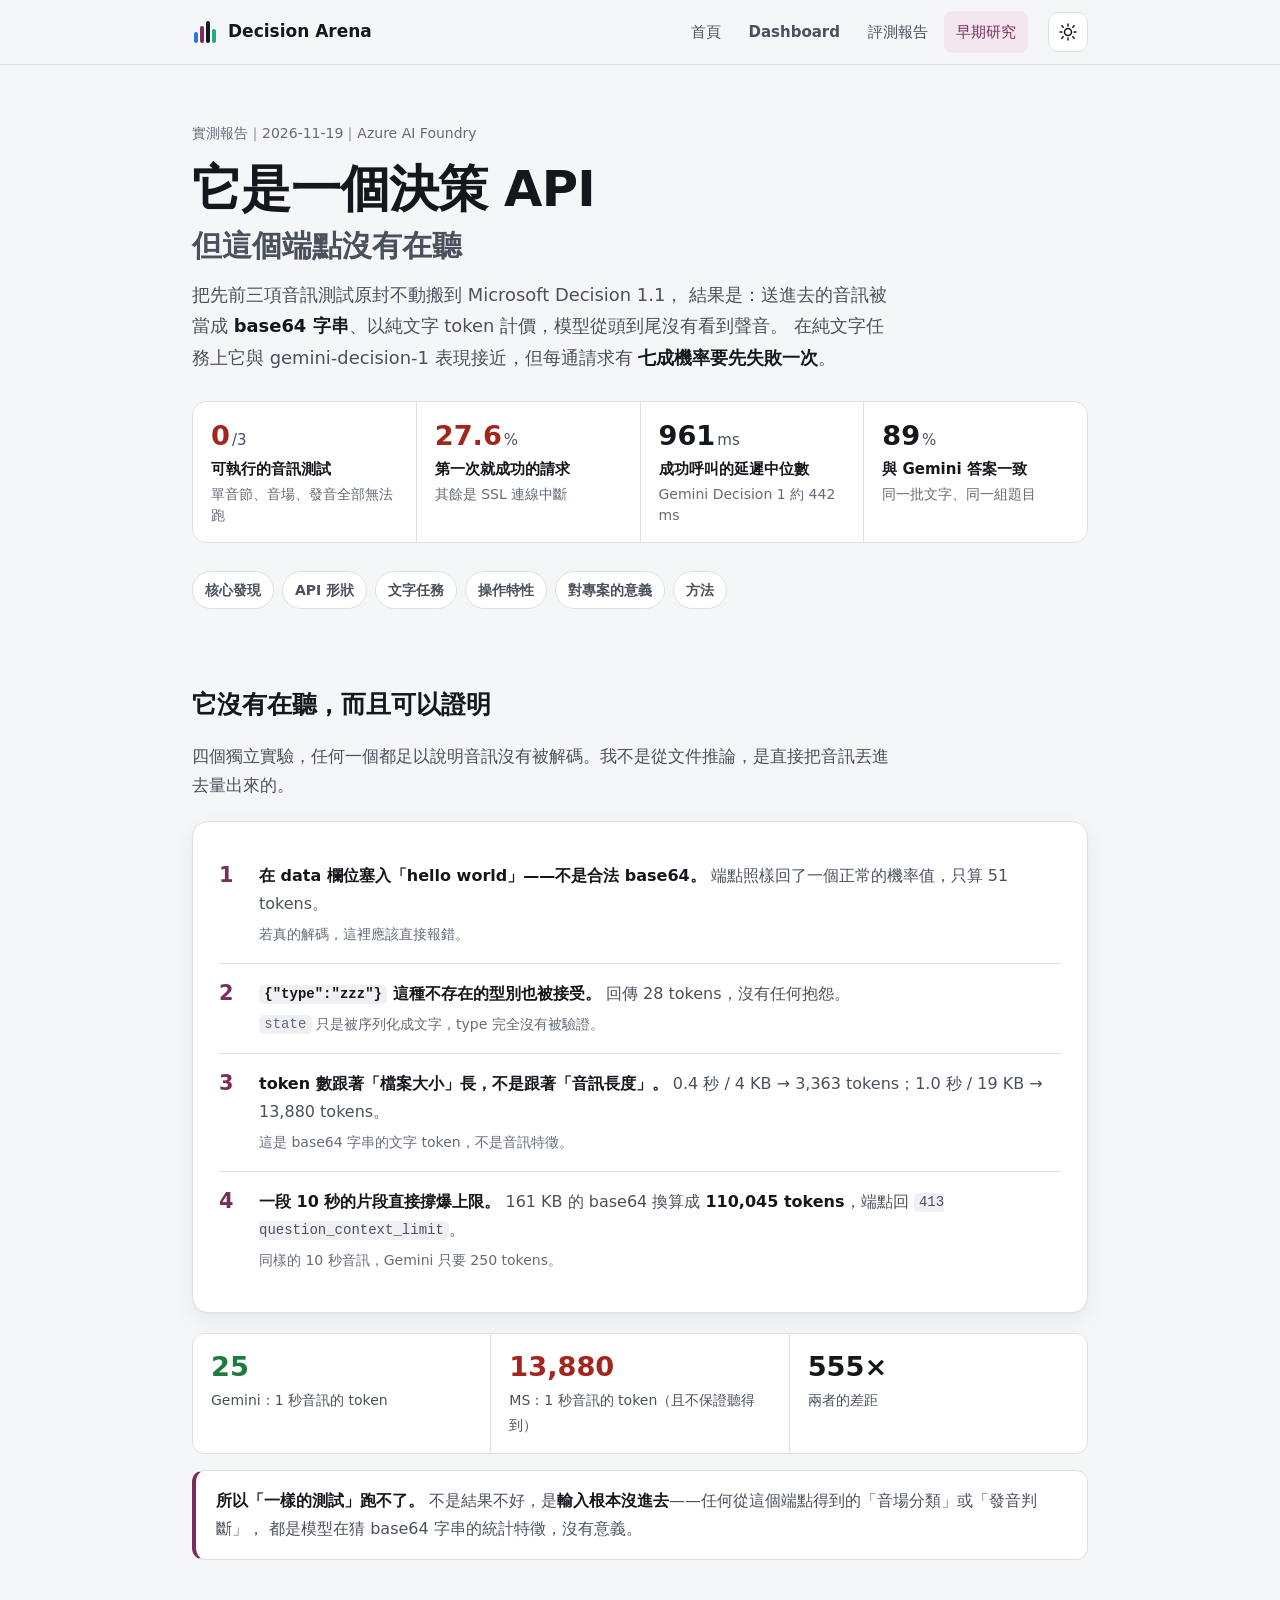
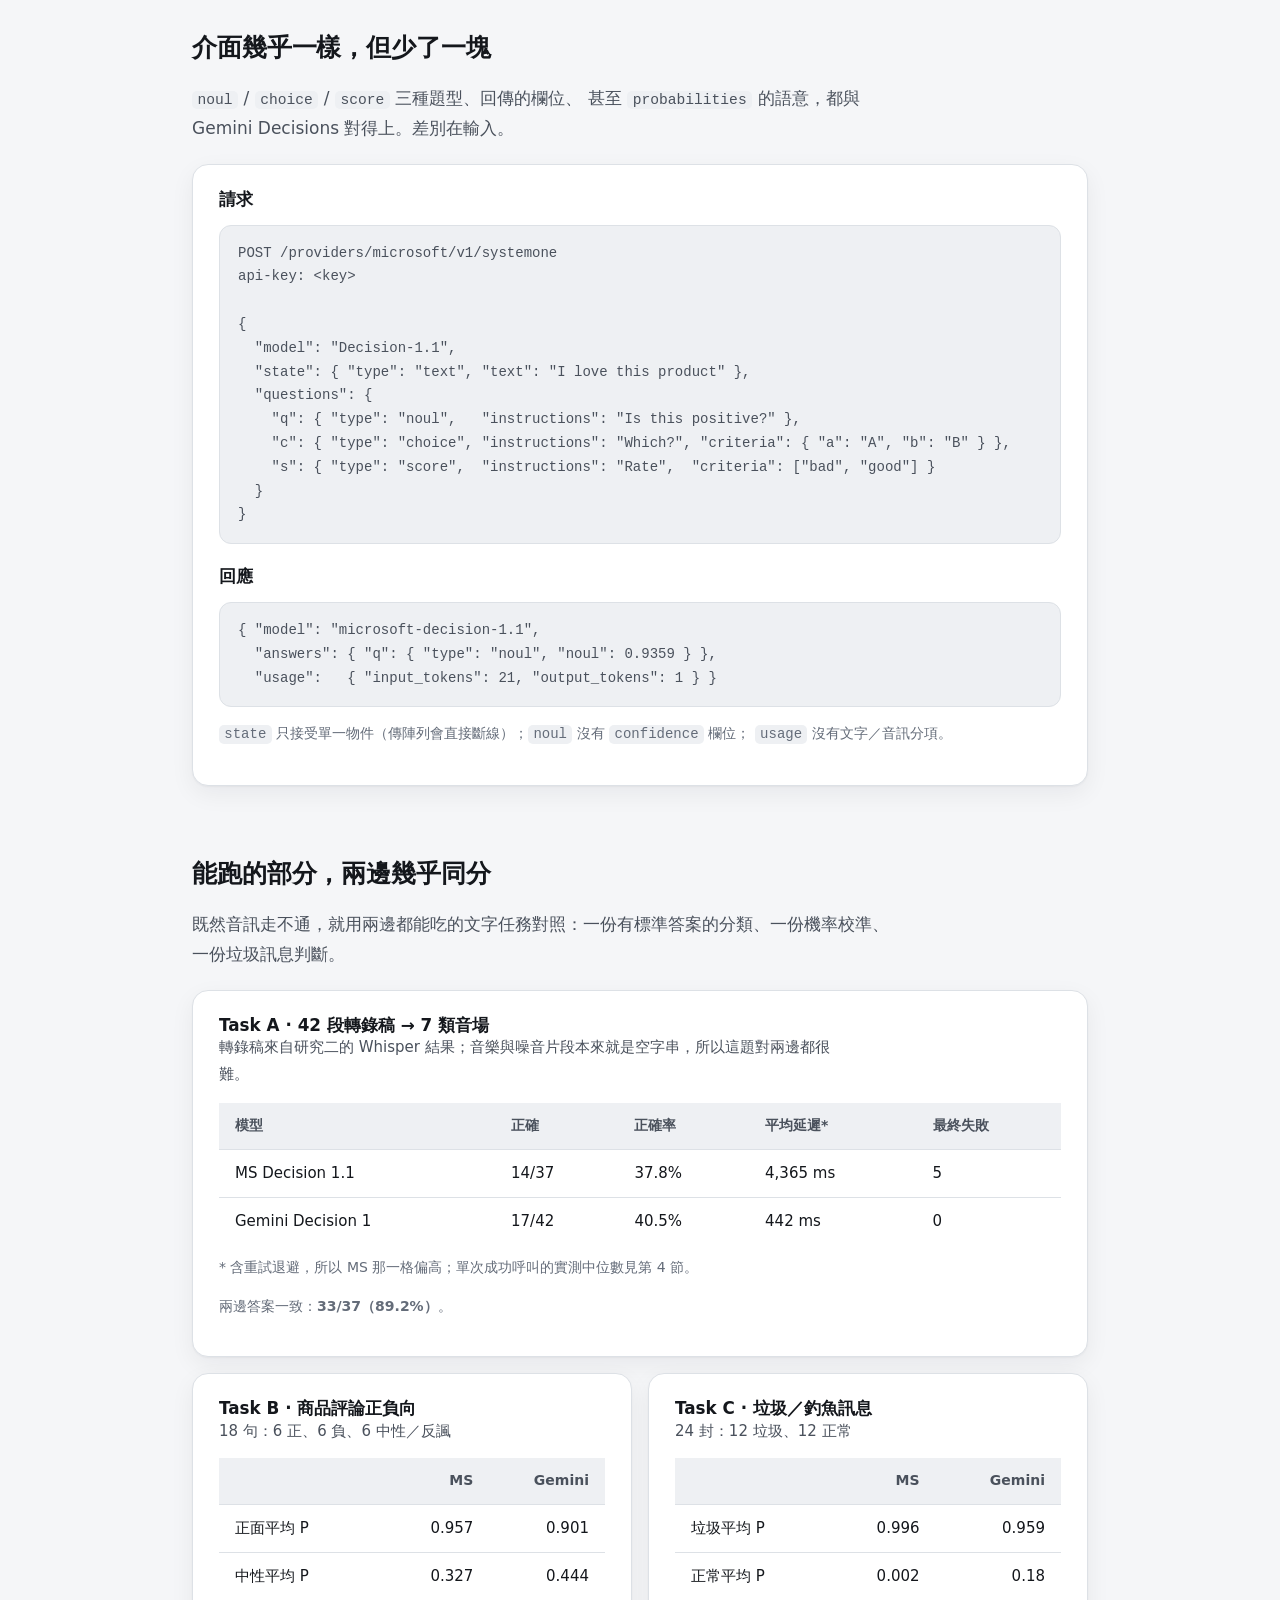
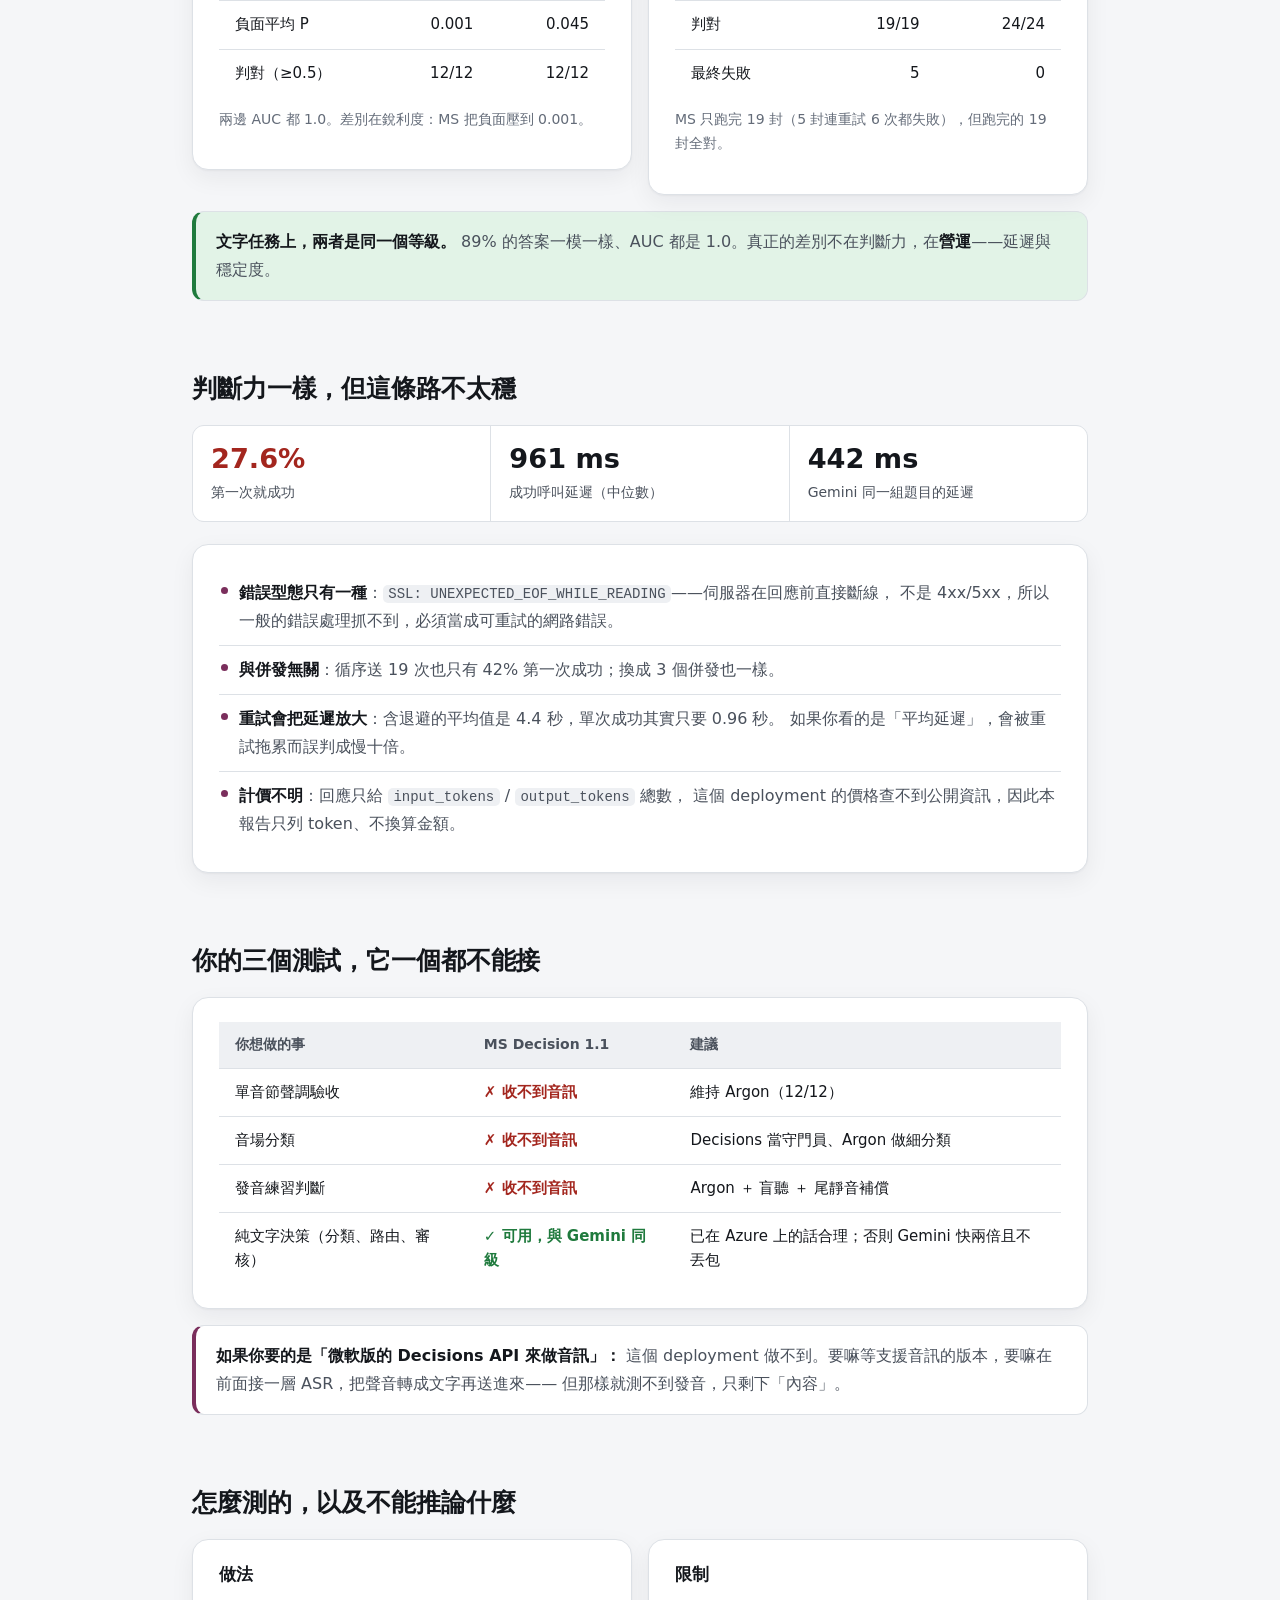
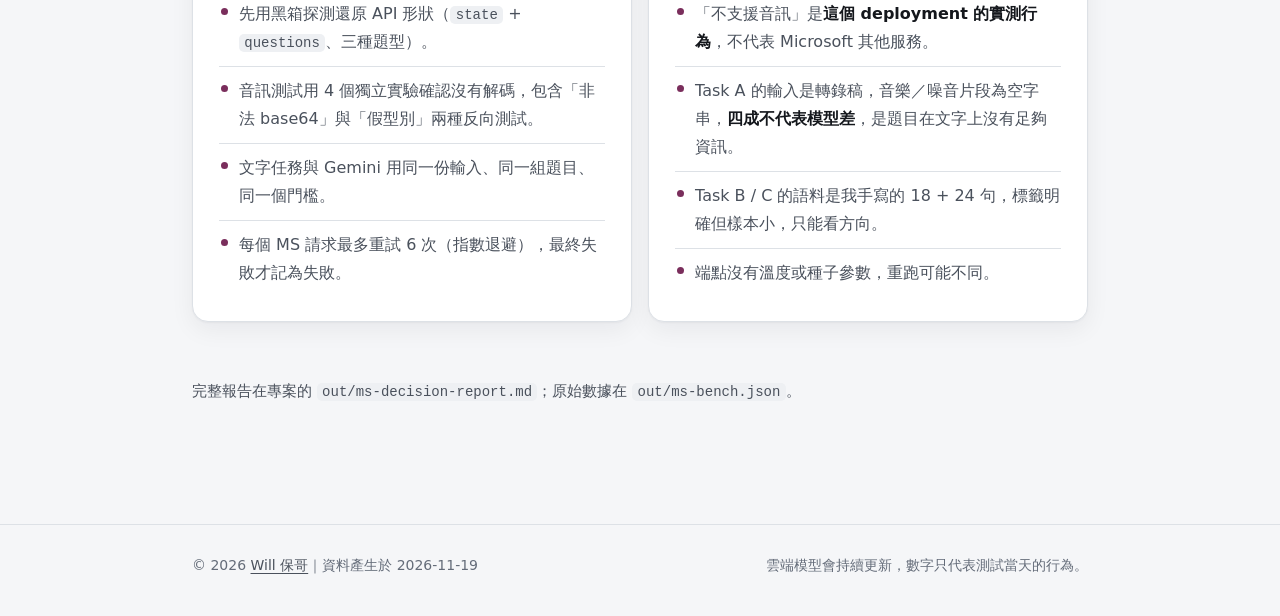
<file: ms-decision-report.html>
<!doctype html>
<html lang="zh-Hant-TW">
<head>
<meta charset="utf-8">
<meta name="viewport" content="width=device-width, initial-scale=1">
<title>Microsoft Decision 1.1 實測｜Decision Arena</title>
<meta name="description" content="Microsoft Decision 1.1（Azure AI Foundry）的音訊支援查證與純文字任務對照。">
<meta name="color-scheme" content="light dark">
<link rel="canonical" href="https://decision-arena.gh.miniasp.com/ms-decision-report.html">
<meta name="robots" content="noindex, nofollow">
<meta name="author" content="Will 保哥">
<meta property="og:type" content="article">
<meta property="og:site_name" content="Decision Arena">
<meta property="og:locale" content="zh_TW">
<meta property="og:title" content="Microsoft Decision 1.1 實測｜Decision Arena">
<meta property="og:description" content="Microsoft Decision 1.1（Azure AI Foundry）的音訊支援查證與純文字任務對照。">
<meta property="og:url" content="https://decision-arena.gh.miniasp.com/ms-decision-report.html">
<meta property="og:image" content="https://decision-arena.gh.miniasp.com/assets/site/og-card.png">
<meta property="og:image:secure_url" content="https://decision-arena.gh.miniasp.com/assets/site/og-card.png">
<meta property="og:image:type" content="image/png">
<meta property="og:image:width" content="1200">
<meta property="og:image:height" content="630">
<meta property="og:image:alt" content="Decision Arena 分享卡：用同一套考題實測各家決策模型，涵蓋語音、影像、繁中文字、Agent 守門與台灣政經。">
<meta name="twitter:card" content="summary_large_image">
<meta name="twitter:title" content="Microsoft Decision 1.1 實測｜Decision Arena">
<meta name="twitter:description" content="Microsoft Decision 1.1（Azure AI Foundry）的音訊支援查證與純文字任務對照。">
<meta name="twitter:image" content="https://decision-arena.gh.miniasp.com/assets/site/og-card.png">
<meta name="twitter:image:alt" content="Decision Arena 分享卡：用同一套考題實測各家決策模型，涵蓋語音、影像、繁中文字、Agent 守門與台灣政經。">
<script type="application/ld+json">{"@context": "https://schema.org", "@type": "Report", "name": "Microsoft Decision 1.1 實測｜Decision Arena", "headline": "Microsoft Decision 1.1 實測｜Decision Arena", "description": "Microsoft Decision 1.1（Azure AI Foundry）的音訊支援查證與純文字任務對照。", "url": "https://decision-arena.gh.miniasp.com/ms-decision-report.html", "inLanguage": "zh-Hant-TW", "isPartOf": {"@id": "https://decision-arena.gh.miniasp.com/#website"}, "author": {"@type": "Person", "name": "Will 保哥", "url": "https://www.facebook.com/will.fans/", "sameAs": ["https://www.facebook.com/will.fans/"]}, "image": "https://decision-arena.gh.miniasp.com/assets/site/og-card.png", "datePublished": "2026-11-19"}</script>
<link rel="icon" href="assets/site/favicon.ico" sizes="32x32">
<link rel="icon" href="assets/site/favicon.svg" type="image/svg+xml">
<link rel="apple-touch-icon" href="assets/site/apple-touch-icon.png">
<link rel="manifest" href="assets/site/site.webmanifest">
<meta name="theme-color" content="#f5f6f8" media="(prefers-color-scheme: light)">
<meta name="theme-color" content="#0f1115" media="(prefers-color-scheme: dark)">
<script>(()=>{try{const t=localStorage.getItem('da-theme');if(t==='light'||t==='dark')document.documentElement.dataset.theme=t;}catch(e){}})();</script>
<style>
:root{color-scheme:light;--bg:#f5f6f8;--surface:#ffffff;--surface-2:#eef0f3;--surface-3:#e4e7ec;--ink:#14171c;--ink-2:#4a515c;--muted:#646c79;--border:#dde1e6;--border-strong:#c3c9d1;--accent:#7a2e5c;--accent-ink:#ffffff;--accent-soft:#f4e6ee;--link:#7a2e5c;--ok:#1f7a3d;--ok-bg:#e2f3e7;--warn:#875700;--warn-bg:#fcefd5;--bad:#a3261e;--bad-bg:#fbe6e4;--tier-text:#2a78d6;--tier-image:#eb6834;--tier-audio:#1baf7a;--seq-0:#cde2fb;--seq-1:#9ec5f4;--seq-2:#6da7ec;--seq-3:#3987e5;--seq-4:#256abf;--seq-5:#184f95;--seq-6:#0d366b;--seqi-0:#13233a;--seqi-1:#13233a;--seqi-2:#13233a;--seqi-3:#ffffff;--seqi-4:#ffffff;--seqi-5:#ffffff;--seqi-6:#ffffff;--pos:#2a78d6;--neg:#eb6834;--track:#e9ecf0;--grid:#e3e6ea;--shadow:0 1px 2px rgba(20,23,28,.04), 0 8px 24px rgba(20,23,28,.06);}
@media (prefers-color-scheme: dark){:root:not([data-theme="light"]){color-scheme:dark;--bg:#0f1115;--surface:#161920;--surface-2:#1d2129;--surface-3:#262b34;--ink:#e8ebf0;--ink-2:#b2b9c4;--muted:#8f97a3;--border:#2a2f38;--border-strong:#3b414c;--accent:#e7a3c8;--accent-ink:#1a0f16;--accent-soft:#2b1a25;--link:#edb3d3;--ok:#7ed69a;--ok-bg:#15301f;--warn:#f0c46a;--warn-bg:#33280f;--bad:#ff9a90;--bad-bg:#3a1a17;--tier-text:#3987e5;--tier-image:#d95926;--tier-audio:#199e70;--seq-0:#1b2a3c;--seq-1:#184f95;--seq-2:#1c5cab;--seq-3:#256abf;--seq-4:#3987e5;--seq-5:#6da7ec;--seq-6:#b7d3f6;--seqi-0:#e8ebf0;--seqi-1:#e8ebf0;--seqi-2:#e8ebf0;--seqi-3:#ffffff;--seqi-4:#ffffff;--seqi-5:#0d1b2a;--seqi-6:#0d1b2a;--pos:#3987e5;--neg:#d95926;--track:#232831;--grid:#272c35;--shadow:0 1px 2px rgba(0,0,0,.3), 0 8px 24px rgba(0,0,0,.25);}}
:root[data-theme="dark"]{color-scheme:dark;--bg:#0f1115;--surface:#161920;--surface-2:#1d2129;--surface-3:#262b34;--ink:#e8ebf0;--ink-2:#b2b9c4;--muted:#8f97a3;--border:#2a2f38;--border-strong:#3b414c;--accent:#e7a3c8;--accent-ink:#1a0f16;--accent-soft:#2b1a25;--link:#edb3d3;--ok:#7ed69a;--ok-bg:#15301f;--warn:#f0c46a;--warn-bg:#33280f;--bad:#ff9a90;--bad-bg:#3a1a17;--tier-text:#3987e5;--tier-image:#d95926;--tier-audio:#199e70;--seq-0:#1b2a3c;--seq-1:#184f95;--seq-2:#1c5cab;--seq-3:#256abf;--seq-4:#3987e5;--seq-5:#6da7ec;--seq-6:#b7d3f6;--seqi-0:#e8ebf0;--seqi-1:#e8ebf0;--seqi-2:#e8ebf0;--seqi-3:#ffffff;--seqi-4:#ffffff;--seqi-5:#0d1b2a;--seqi-6:#0d1b2a;--pos:#3987e5;--neg:#d95926;--track:#232831;--grid:#272c35;--shadow:0 1px 2px rgba(0,0,0,.3), 0 8px 24px rgba(0,0,0,.25);}

*{box-sizing:border-box}
html{-webkit-text-size-adjust:100%;scroll-padding-top:84px}
body{margin:0;background:var(--bg);color:var(--ink);
  font-family:"PingFang TC","Noto Sans TC","Microsoft JhengHei",system-ui,sans-serif;
  font-size:17px;line-height:1.75;font-feature-settings:"palt" 0;-webkit-font-smoothing:antialiased}
img{max-width:100%;display:block}
a{color:var(--link);text-underline-offset:3px;text-decoration-thickness:1px}
a:hover{text-decoration-thickness:2px}
:focus-visible{outline:2px solid var(--accent);outline-offset:3px;border-radius:4px}
code,.mono{font-family:"SF Mono",ui-monospace,Menlo,Consolas,monospace;font-size:max(14px,.86em);
  background:var(--surface-2);padding:.08em .38em;border-radius:5px;word-break:break-word}
.wrap{max-width:960px;margin:0 auto;padding:0 32px}
@media (max-width:640px){.wrap{padding:0 16px}}
main{padding-bottom:96px}
h1,h2,h3,h4{line-height:1.3;margin:0;color:var(--ink);letter-spacing:-.005em}
h1{font-size:clamp(2.1rem,1.4rem + 2.6vw,3.1rem);font-weight:750;line-height:1.18;letter-spacing:-.015em}
h2{font-size:1.55rem;font-weight:700}
h3{font-size:1.17rem;font-weight:650}
p{margin:0 0 1em}
.lede{font-size:1.12rem;color:var(--ink-2);max-width:62ch;line-height:1.75}
.small{font-size:15px;color:var(--ink-2)}
.muted{color:var(--muted)}
.num{font-variant-numeric:tabular-nums}

/* 頁首 */
.site-head{position:sticky;top:0;z-index:30;background:color-mix(in srgb,var(--bg) 86%,transparent);
  backdrop-filter:saturate(1.4) blur(12px);-webkit-backdrop-filter:saturate(1.4) blur(12px);border-bottom:1px solid var(--border)}
.site-head .wrap{display:flex;align-items:center;gap:20px;min-height:64px}
.brand{display:flex;align-items:center;gap:10px;color:var(--ink);text-decoration:none;font-weight:700;font-size:17px;white-space:nowrap}
.brand svg{flex:none}
.nav{display:flex;gap:4px;margin-left:auto;overflow-x:auto;scrollbar-width:none}
.nav::-webkit-scrollbar{display:none}
.nav a{color:var(--ink-2);text-decoration:none;font-size:15px;font-weight:550;padding:8px 12px;border-radius:8px;white-space:nowrap}
.nav a:hover{background:var(--surface-2);color:var(--ink)}
.nav a[aria-current="page"]{color:var(--accent);background:var(--accent-soft)}
.theme-btn{flex:none;display:inline-grid;place-items:center;width:40px;height:40px;border-radius:10px;border:1px solid var(--border);
  background:var(--surface);color:var(--ink);cursor:pointer}
.theme-btn:hover{background:var(--surface-2)}
.theme-btn .moon{display:none}
:root[data-theme="dark"] .theme-btn .sun{display:none}
:root[data-theme="dark"] .theme-btn .moon{display:block}
@media (prefers-color-scheme: dark){:root:not([data-theme="light"]) .theme-btn .sun{display:none}
  :root:not([data-theme="light"]) .theme-btn .moon{display:block}}
@media (max-width:720px){
  .site-head .wrap{flex-wrap:wrap;gap:0 12px;padding-top:8px}
  .brand{order:1}.theme-btn{order:2;margin-left:auto}
  .nav{order:3;width:100%;margin:4px -8px 6px;padding:0 0 2px}
}

/* 區塊 */
.page-hero{padding:56px 0 8px}
@media (max-width:640px){.page-hero{padding:36px 0 0}}
.page-hero h1{margin-bottom:16px}
.meta{font-size:14px;color:var(--muted);margin-top:16px}
.section{margin-top:72px}
@media (max-width:640px){.section{margin-top:56px}}
.section-head{margin-bottom:20px}
.section-head h2{margin-bottom:8px}
.section-head p{color:var(--ink-2);max-width:66ch;margin:0}
.panel{background:var(--surface);border:1px solid var(--border);border-radius:16px;padding:24px 26px;box-shadow:var(--shadow)}
@media (max-width:640px){.panel{padding:18px 16px;border-radius:14px}}
.panel + .panel{margin-top:16px}
.panel-title{font-size:1.05rem;font-weight:650;margin:0 0 4px}
.panel-sub{font-size:15px;color:var(--ink-2);margin:0 0 16px;max-width:64ch}

/* 數字列 */
.stats{display:grid;grid-template-columns:repeat(4,1fr);gap:1px;background:var(--border);border:1px solid var(--border);
  border-radius:14px;overflow:hidden;margin:28px 0 0}
@media (max-width:720px){.stats{grid-template-columns:repeat(2,1fr)}}
.stats div{background:var(--surface);padding:16px 18px}
.stats dt{font-size:14px;color:var(--ink-2)}
.stats dd{margin:2px 0 0;font-size:1.7rem;font-weight:700;font-variant-numeric:tabular-nums;line-height:1.3}
.stats dd small{font-size:15px;font-weight:500;color:var(--ink-2);margin-left:2px}

/* 標籤與狀態 */
.pill{display:inline-flex;align-items:center;gap:6px;font-size:14px;font-weight:600;padding:2px 10px;border-radius:999px;white-space:nowrap;line-height:1.6}
.pill.ok{background:var(--ok-bg);color:var(--ok)}
.pill.bad{background:var(--bad-bg);color:var(--bad)}
.pill.warn{background:var(--warn-bg);color:var(--warn)}
.pill.muted{background:var(--surface-2);color:var(--muted)}
.dot{display:inline-block;width:10px;height:10px;border-radius:50%;flex:none}
.legend{display:flex;flex-wrap:wrap;gap:6px 18px;font-size:14px;color:var(--ink-2);align-items:center}
.legend span{display:inline-flex;align-items:center;gap:7px}
.legend i{display:inline-block;width:12px;height:12px;border-radius:3px}

/* 表格 */
.table-wrap{overflow-x:auto;-webkit-overflow-scrolling:touch;border:1px solid var(--border);border-radius:12px;background:var(--surface)}
table{border-collapse:collapse;width:100%;font-size:15px;line-height:1.55}
th,td{padding:12px 16px;text-align:left;vertical-align:top;border-bottom:1px solid var(--border)}
thead th{background:var(--surface-2);font-weight:600;font-size:14px;color:var(--ink-2);white-space:nowrap;position:sticky;top:0}
tbody tr:last-child>*{border-bottom:0}
tbody tr:hover>td{background:color-mix(in srgb,var(--surface-2) 55%,transparent)}
td.note{color:var(--ink-2);font-size:14px;min-width:220px}
td small,th small{display:block;font-size:14px;color:var(--muted);font-weight:400}

details{margin-top:12px;border-top:1px solid var(--border);padding-top:10px}
summary{cursor:pointer;color:var(--link);font-weight:600;font-size:15px;list-style:none;display:inline-flex;align-items:center;gap:8px}
summary::-webkit-details-marker{display:none}
summary::before{content:"";width:8px;height:8px;border-right:2px solid currentColor;border-bottom:2px solid currentColor;
  transform:rotate(-45deg);transition:transform .15s}
details[open] summary::before{transform:rotate(45deg)}
details[open]>*:not(summary){margin-top:12px}

/* 本頁目錄 */
.toc{display:flex;flex-wrap:wrap;gap:8px;margin-top:28px}
.toc a{font-size:14px;font-weight:600;color:var(--ink-2);text-decoration:none;padding:6px 12px;border:1px solid var(--border);
  border-radius:999px;background:var(--surface)}
.toc a:hover{color:var(--accent);border-color:var(--accent)}

/* 頁尾 */
.site-foot{border-top:1px solid var(--border);margin-top:24px;padding:28px 0 40px;font-size:14px;color:var(--muted)}
.site-foot .wrap{display:flex;flex-wrap:wrap;gap:8px 24px;justify-content:space-between}
.site-foot a{color:var(--ink-2)}

@media (prefers-reduced-motion: reduce){*{transition:none!important;animation:none!important}}

/* 分段長條 */
.seg{display:flex;gap:2px;height:40px;border-radius:8px;overflow:hidden}
.seg>div{display:flex;align-items:center;justify-content:center;color:#fff;font-weight:700;font-size:15px;min-width:0}
.seg-legend{display:flex;flex-wrap:wrap;gap:6px 22px;margin-top:10px;font-size:15px;color:var(--ink-2)}
.seg-legend b{color:var(--ink);font-variant-numeric:tabular-nums;margin-left:4px}

/* 橫條圖 */
.bars{display:grid;grid-template-columns:minmax(120px,max-content) 1fr;gap:6px 14px;align-items:center}
.bars .bl{font-size:14px;color:var(--ink);text-align:right;white-space:nowrap;overflow:hidden;text-overflow:ellipsis;max-width:220px}
.bars .bl code{background:none;padding:0;font-size:14px}
.bars .bt{position:relative;height:22px;background:var(--track);border-radius:5px}
.bars .bf{position:absolute;inset:0 auto 0 0;border-radius:5px;min-width:3px}
.bars .bv{position:absolute;top:50%;transform:translateY(-50%);font-size:14px;font-weight:600;font-variant-numeric:tabular-nums;color:var(--ink);white-space:nowrap}
.bars .na .bt{background:repeating-linear-gradient(135deg,var(--track) 0 6px,var(--surface-2) 6px 9px)}
@media (max-width:640px){.bars{grid-template-columns:minmax(96px,40%) 1fr}.bars .bl{max-width:none}}

/* 範圍圖（每個任務：最低—最高，點為中位數） */
.range{display:grid;grid-template-columns:minmax(150px,max-content) 1fr 7.5em;gap:10px 16px;align-items:center}
.range .rl{font-size:15px;line-height:1.35}
.range .rl small{display:block;font-size:14px;color:var(--muted)}
.range .rt{position:relative;height:28px}
.range .rt::before{content:"";position:absolute;left:0;right:0;top:50%;height:1px;background:var(--grid)}
.range .rspan{position:absolute;top:50%;height:8px;transform:translateY(-50%);border-radius:4px;background:var(--accent);opacity:.35}
.range .rmin,.range .rmax,.range .rmed{position:absolute;top:50%;transform:translate(-50%,-50%);border-radius:50%}
.range .rmin,.range .rmax{width:10px;height:10px;background:var(--surface);border:2px solid var(--accent)}
.range .rmed{width:12px;height:12px;background:var(--accent);box-shadow:0 0 0 2px var(--surface)}
.range .rv{font-size:14px;color:var(--ink-2);font-variant-numeric:tabular-nums;text-align:right;white-space:nowrap}
.range .axis{grid-column:2;display:flex;justify-content:space-between;font-size:14px;color:var(--muted)}
@media (max-width:640px){.range{grid-template-columns:1fr 6.5em}.range .rl{grid-column:1 / -1;margin-bottom:-6px}.range .axis{grid-column:1}}

/* 分組橫條 */
.groups{display:grid;gap:18px}
.group h4{font-size:15px;font-weight:650;margin:0 0 8px}

/* 發散長條 */
.div{display:grid;grid-template-columns:minmax(120px,max-content) 1fr 1fr 5.5em;gap:6px 0;align-items:center}
.div .dl{font-size:14px;text-align:right;padding-right:14px;white-space:nowrap}
.div .dl code{background:none;padding:0}
.div .dn,.div .dp{position:relative;height:20px}
.div .dn{border-right:1px solid var(--border-strong)}
.div .dn i,.div .dp i{position:absolute;top:2px;bottom:2px;border-radius:4px}
.div .dn i{right:0;background:var(--neg)}
.div .dp i{left:0;background:var(--pos)}
.div .dv{font-size:14px;font-variant-numeric:tabular-nums;text-align:right;color:var(--ink-2)}
.div .dh{font-size:14px;color:var(--muted);padding-bottom:4px}
@media (max-width:640px){.div{grid-template-columns:minmax(92px,36%) 1fr 1fr 4.2em}}

/* 量尺（每個模型一條刻度） */
.strip{position:relative;height:150px;margin:8px 4px 0}
.strip .base{position:absolute;left:0;right:0;bottom:34px;height:2px;background:var(--border-strong)}
.strip .tick{position:absolute;bottom:34px;width:3px;margin-left:-1.5px;border-radius:2px 2px 0 0}
.strip .tick:hover{filter:brightness(1.2)}
.strip .lab{position:absolute;font-size:14px;color:var(--ink);white-space:nowrap;transform:translateX(-50%);font-weight:600}
.strip .lab::after{content:"";position:absolute;left:50%;top:100%;width:1px;height:10px;background:var(--border-strong)}
.strip .ax{position:absolute;bottom:6px;font-size:14px;color:var(--muted);transform:translateX(-50%);font-variant-numeric:tabular-nums}

/* 散佈圖（SVG；寬度不足時在框內水平捲動，文字不縮小） */
.svg-wrap{overflow-x:auto;-webkit-overflow-scrolling:touch}
.svg-wrap svg{display:block;min-width:600px;width:100%;height:auto}
.svg-wrap text{font-family:inherit;font-size:14px;fill:var(--ink-2)}
.svg-wrap .lbl{fill:var(--ink);font-weight:600}
.svg-wrap .gl{stroke:var(--grid)}
.svg-wrap .bl{stroke:var(--border-strong)}
.svg-wrap .pt{stroke:var(--surface);stroke-width:2}

/* 舊變數 → 網站 token。Decisions／Argon 對照用資料色（藍／橘），對錯用狀態色。 */
:root{--acc:var(--pos);--acc-2:var(--neg);--good:var(--ok);--card:var(--surface);--card2:var(--surface);
  --line:var(--border);--line2:var(--border-strong);--ink-3:var(--muted);--ink2:var(--ink-2);--ink3:var(--muted);
  --rust:var(--bad);--moss:var(--ok);--amber:var(--warn);--rule:var(--border);--rule2:var(--border-strong);
  --paper:var(--bg);--rust-bg:var(--bad-bg);--moss-bg:var(--ok-bg);--serif:inherit;--mono:"SF Mono",ui-monospace,Menlo,Consolas,monospace}

/* 封面 */
.lg .page-hero h1 em{display:block;font-style:normal;font-size:.6em;font-weight:650;color:var(--ink-2);margin-top:10px;letter-spacing:0}
.lg .page-hero .meta{margin:0 0 14px}
.lg .page-hero .lede b{color:var(--ink);font-weight:650}
.kpis{display:grid;grid-template-columns:repeat(auto-fit,minmax(180px,1fr));gap:1px;background:var(--border);
  border:1px solid var(--border);border-radius:14px;overflow:hidden;margin:28px 0 0}
.kpi{background:var(--surface);padding:16px 18px}
.kpi .v{font-size:1.7rem;font-weight:700;line-height:1.3;font-variant-numeric:tabular-nums;color:var(--ink)}
.kpi .v small,.kpi .v .cur{font-size:15px;font-weight:500;color:var(--ink-2);margin:0 2px}
.kpi .l,.kpi .k{font-size:15px;color:var(--ink);font-weight:600;margin-top:2px}
.kpi .s{font-size:14px;color:var(--muted);margin-top:2px;line-height:1.5}
.kpi.bad .v{color:var(--bad)}

/* 區塊 */
.lg section:not(.page-hero){margin-top:72px}
@media (max-width:640px){.lg section:not(.page-hero){margin-top:56px}}
.lg .sec-head,.lg section>.wrap>h2{margin-bottom:20px}
.lg h2{margin-bottom:8px}
.lg .sec-head p,.lg .lead{color:var(--ink-2);max-width:66ch;margin:0 0 20px;font-size:17px}
.lg h3{font-size:1.05rem;font-weight:650;margin:0 0 4px;color:var(--ink);letter-spacing:0;text-transform:none}
.lg .hint{font-size:15px;color:var(--ink-2);margin:0 0 16px;max-width:64ch}
.card{background:var(--surface);border:1px solid var(--border);border-radius:16px;padding:24px 26px;box-shadow:var(--shadow);margin-top:16px}
.lg .sec-head + .card,.lg .lead + .card{margin-top:0}
.grid2{display:grid;grid-template-columns:1fr 1fr;gap:16px;margin-top:16px;align-items:start}
.grid2>.card{margin-top:0}
@media (max-width:820px){.grid2{grid-template-columns:1fr}}
@media (max-width:640px){.card{padding:18px 16px;border-radius:14px}}
.callout{border:1px solid var(--border);border-left:4px solid var(--accent);border-radius:12px;background:var(--surface);
  padding:16px 20px;margin:16px 0 0;font-size:16px;color:var(--ink-2)}
.callout b{color:var(--ink)}
.callout.warn{border-left-color:var(--warn);background:var(--warn-bg)}
.callout.bad{border-left-color:var(--bad);background:var(--bad-bg)}
.callout.moss{border-left-color:var(--ok);background:var(--ok-bg)}
.lg .src{margin-top:56px;font-size:15px;color:var(--ink-2)}
.lg table{font-size:15px}
.lg th{font-size:14px;font-weight:600;color:var(--ink-2);text-transform:none;letter-spacing:0}
.bad-t{color:var(--bad);font-weight:650}
.good-t{color:var(--ok);font-weight:650}
.lg .mono:not(td){background:none;padding:0}
.lg pre .mono{font-size:14px}
.lg td.mono{font-size:14px;padding:12px 16px;background:none;border-radius:0;white-space:nowrap;word-break:normal}
.tbl-scroll{overflow-x:auto;-webkit-overflow-scrolling:touch}

/* 浮動提示 */
#tip{position:fixed;z-index:90;pointer-events:none;opacity:0;transition:opacity .15s;background:var(--surface);
  border:1px solid var(--border-strong);border-radius:10px;padding:10px 12px;font-size:14px;box-shadow:var(--shadow);
  max-width:300px;line-height:1.55;color:var(--ink)}
#tip b{color:var(--ink)}
/* 注音音檔稽核（audit-report.html）與 Microsoft Decision 1.1 實測（ms-decision-report.html）共用的元件樣式。
   色彩一律用網站 token（見 bench/site.py 與 bench/legacy.py），最小字級 14px。 */

/* 堆疊條（一致／聲調／音節／其他）：狀態色當底，文字用 surface 色，深淺色都有足夠對比 */
.lg .stack{display:flex;gap:2px;height:52px;border-radius:8px;overflow:hidden;margin:6px 0 0}
.lg .stack div{display:flex;align-items:center;justify-content:center;font-size:14px;font-weight:700;color:var(--surface);white-space:nowrap;overflow:hidden}
.lg .stack .ok{background:var(--ok)}
.lg .stack .tone{background:var(--warn)}
.lg .stack .syllable{background:var(--bad)}
.lg .stack .err{background:var(--muted)}
.lg .stack-key{display:flex;flex-wrap:wrap;gap:6px 22px;margin-top:14px;font-size:15px;color:var(--ink-2)}
.lg .stack-key i{display:inline-block;width:12px;height:12px;border-radius:3px;margin-right:7px;vertical-align:-1px}

/* 聲調列 */
.lg .tone-row{display:grid;grid-template-columns:84px 1fr 74px;gap:16px;align-items:center;padding:12px 0;border-bottom:1px solid var(--border)}
.lg .tone-row:last-child{border-bottom:0}
.lg .tone-row .tl{font-size:17px;font-weight:600;line-height:1.4}
.lg .tone-row .tl small{display:block;font-size:14px;font-weight:400;color:var(--muted)}
.lg .tbar{height:12px;background:var(--track);border-radius:4px;overflow:hidden}
.lg .tbar span{display:block;height:100%;background:var(--ok);border-radius:4px}
.lg .tbar span.low{background:var(--bad)}
.lg .tbar span.mid{background:var(--warn)}
.lg .tone-row .tp{text-align:right;font-size:16px;font-weight:600;font-variant-numeric:tabular-nums}
.lg .tone-note{font-size:14px;color:var(--muted);margin-top:3px}
@media (max-width:640px){.lg .tone-row{grid-template-columns:64px 1fr 60px;gap:10px}}

/* 混淆矩陣 */
.lg .mx{display:grid;grid-template-columns:104px repeat(5,1fr);gap:5px;margin-top:4px}
.lg .mx .h{display:flex;align-items:center;justify-content:center;font-size:14px;color:var(--ink-2);padding:4px;text-align:center;line-height:1.3}
.lg .mx .h.row{justify-content:flex-end;text-align:right}
.lg .mx .c{aspect-ratio:2.1;display:flex;align-items:center;justify-content:center;border-radius:6px;font-size:15px;font-weight:600;
  font-variant-numeric:tabular-nums;color:var(--ink)}
.lg .mx .c:hover{outline:2px solid var(--ink-2)}
.lg .mx .c.diag{box-shadow:inset 0 0 0 2px var(--ok)}
.lg .mx .c.zero{color:var(--muted);font-weight:400;background:transparent!important;box-shadow:none}
@media (max-width:640px){.lg .mx{grid-template-columns:56px repeat(5,1fr);gap:3px}.lg .mx .c{aspect-ratio:1.3;font-size:14px}}

/* 錯誤型態 */
.lg .type-row{display:grid;grid-template-columns:1fr auto;gap:6px 12px;align-items:center;padding:8px 0}
.lg .type-row .tn{font-size:15px}
.lg .tybar{grid-column:1/-1;grid-row:2;height:10px;background:var(--track);border-radius:4px;overflow:hidden}
.lg .tybar span{display:block;height:100%;background:var(--bad);border-radius:4px}
.lg .type-row .tv{text-align:right;font-size:14px;color:var(--ink);font-variant-numeric:tabular-nums;white-space:nowrap}

/* 表格與標籤 */
.lg td{font-variant-numeric:tabular-nums}
.lg td.file{font-family:var(--mono);font-size:14px}
.lg .tag{display:inline-block;font-size:14px;padding:1px 9px;border-radius:999px;font-weight:600;white-space:nowrap}
.lg .tag.tone{background:var(--warn-bg);color:var(--warn)}
.lg .tag.syllable,.lg .tag.bad{background:var(--bad-bg);color:var(--bad)}
.lg .tag.ok{background:var(--ok-bg);color:var(--ok)}
.lg mark{background:var(--warn-bg);color:inherit;padding:0 2px;border-radius:2px}

/* 仲裁分段條 */
.lg .split{display:flex;gap:2px;height:52px;border-radius:8px;overflow:hidden}
.lg .split div{display:flex;align-items:center;justify-content:center;font-size:14px;font-weight:700;color:var(--surface);padding:0 8px;
  text-align:center;line-height:1.3;overflow:hidden}

/* 清單工具列 */
.lg .tools{display:flex;gap:10px;flex-wrap:wrap;align-items:center;margin:20px 0 14px}
.lg .search{flex:1;min-width:190px;background:var(--surface);border:1px solid var(--border-strong);border-radius:10px;
  padding:9px 13px;font:inherit;font-size:15px;color:var(--ink)}
.lg .search:focus{outline:2px solid var(--accent);outline-offset:1px;border-color:transparent}
.lg .seg{display:inline-flex;height:auto;overflow:visible;background:var(--surface-2);border-radius:10px;padding:3px;gap:2px}
.lg .seg button{background:transparent;border:0;color:var(--ink-2);font:inherit;font-size:14px;font-weight:600;padding:6px 12px;border-radius:8px;
  cursor:pointer;white-space:nowrap}
.lg .seg button.on{background:var(--surface);color:var(--ink);box-shadow:0 0 0 1px var(--border-strong)}
.lg .btn{background:var(--surface);border:1px solid var(--border-strong);border-radius:10px;color:var(--ink);font:inherit;font-size:14px;
  font-weight:600;padding:8px 14px;cursor:pointer}
.lg .btn:hover{background:var(--surface-2)}
.lg .tbl-wrap{max-height:620px;overflow:auto;border:1px solid var(--border);border-radius:12px;background:var(--surface)}
.lg .tbl-wrap thead th{position:sticky;top:0;z-index:2;cursor:pointer;user-select:none}
.lg .tbl-wrap thead th:hover{color:var(--ink)}
.lg .count{font-size:14px;color:var(--muted);margin-top:10px}

/* 成本與清單 */
.lg .cost-table td:last-child,.lg .cost-table th:last-child{text-align:right}
.lg ul.plain{padding-left:0;list-style:none;margin:0}
.lg ul.plain li{padding:10px 0 10px 20px;position:relative;border-bottom:1px solid var(--border);font-size:16px;color:var(--ink-2)}
.lg ul.plain li:last-child{border-bottom:0}
.lg ul.plain li::before{content:"";position:absolute;left:2px;top:1.15em;width:7px;height:7px;border-radius:50%;background:var(--accent)}
.lg ul.plain li b{color:var(--ink)}

/* Microsoft 報告：請求範例、證據列表、大數字 */
.lg pre{background:var(--surface-2);border:1px solid var(--border);border-radius:12px;padding:16px 18px;overflow-x:auto;
  font-family:var(--mono);font-size:14px;line-height:1.7;color:var(--ink-2);margin:14px 0}
.lg pre b{color:var(--ink);font-weight:600}
.lg .evidence{display:flex;gap:14px;align-items:flex-start;padding:16px 0;border-bottom:1px solid var(--border)}
.lg .evidence:last-child{border-bottom:0}
.lg .evidence .n{font-size:1.3rem;font-weight:700;color:var(--accent);min-width:26px;line-height:1.3}
.lg .evidence .b{font-size:16px;color:var(--ink-2)}
.lg .evidence .b b{color:var(--ink)}
.lg .evidence .b .r{font-size:14px;color:var(--muted);display:block;margin-top:4px;word-break:break-word}
.lg .big{display:grid;grid-template-columns:repeat(auto-fit,minmax(200px,1fr));gap:1px;background:var(--border);border:1px solid var(--border);
  border-radius:12px;overflow:hidden;margin:20px 0 0}
.lg .big>div{background:var(--surface);padding:16px 18px}
.lg .big .v{font-size:1.7rem;font-weight:700;line-height:1.25;font-variant-numeric:tabular-nums}
.lg .big .k{font-size:14px;color:var(--ink-2);margin-top:4px}
.lg table.plain td.t{white-space:normal;line-height:1.6}

</style>

</head>
<body>
<header class="site-head"><div class="wrap"><a class="brand" href="index.html"><svg width="26" height="26" viewBox="0 0 26 26" aria-hidden="true"><rect x="2" y="13" width="4" height="11" rx="2" fill="var(--tier-text)"/><rect x="8" y="7" width="4" height="17" rx="2" fill="var(--accent)"/><rect x="14" y="2" width="4" height="22" rx="2" fill="var(--ink)"/><rect x="20" y="10" width="4" height="14" rx="2" fill="var(--tier-audio)"/></svg><span>Decision Arena</span></a><nav class="nav" aria-label="主要頁面"><a href="index.html">首頁</a><a href="bench-dashboard.html">Dashboard</a><a href="bench-report.html">評測報告</a><a href="index.html#archive" aria-current="page">早期研究</a></nav><button class="theme-btn" id="theme-btn" type="button" aria-label="切換主題"><svg class="sun" width="20" height="20" viewBox="0 0 24 24" fill="none" stroke="currentColor" stroke-width="1.8" stroke-linecap="round" aria-hidden="true"><circle cx="12" cy="12" r="4.2"/><path d="M12 2.5v2.2M12 19.3v2.2M4.6 4.6l1.6 1.6M17.8 17.8l1.6 1.6M2.5 12h2.2M19.3 12h2.2M4.6 19.4l1.6-1.6M17.8 6.2l1.6-1.6"/></svg><svg class="moon" width="20" height="20" viewBox="0 0 24 24" fill="none" stroke="currentColor" stroke-width="1.8" stroke-linejoin="round" aria-hidden="true"><path d="M20.5 14.6A8.5 8.5 0 0 1 9.4 3.5a8.5 8.5 0 1 0 11.1 11.1z"/></svg></button></div></header>
<main>
<div class="lg">
<section class="page-hero">
  <div class="wrap">
    <p class="meta">實測報告｜2026-11-19｜Azure AI Foundry</p>
    <h1>它是一個決策 API<em>但這個端點沒有在聽</em></h1>
    <p class="lede">
      把先前三項音訊測試原封不動搬到 <span class="nowrap">Microsoft Decision 1.1</span>，
      結果是：送進去的音訊被當成 <b>base64 字串</b>、以純文字 token 計價，模型從頭到尾沒有看到聲音。
      在純文字任務上它與 <span class="nowrap">gemini-decision-1</span> 表現接近，但每通請求有 <b>七成機率要先失敗一次</b>。
    </p>
    <div class="kpis">
      <div class="kpi bad">
        <div class="v">0<small>/3</small></div>
        <div class="k">可執行的音訊測試</div>
        <div class="s">單音節、音場、發音全部無法跑</div>
      </div>
      <div class="kpi bad">
        <div class="v" data-f="firstTry">27.6<small>%</small></div>
        <div class="k">第一次就成功的請求</div>
        <div class="s">其餘是 SSL 連線中斷</div>
      </div>
      <div class="kpi">
        <div class="v" data-f="lat">961<small>ms</small></div>
        <div class="k">成功呼叫的延遲中位數</div>
        <div class="s">Gemini Decision 1 約 442 ms</div>
      </div>
      <div class="kpi">
        <div class="v" data-f="agree">89<small>%</small></div>
        <div class="k">與 Gemini 答案一致</div>
        <div class="s">同一批文字、同一組題目</div>
      </div>
    </div>
    <nav class="toc" aria-label="本頁內容">
      <a href="#finding">核心發現</a><a href="#api">API 形狀</a><a href="#tasks">文字任務</a><a href="#ops">操作特性</a><a href="#impact">對專案的意義</a><a href="#method">方法</a>
    </nav>
  </div>
</section>


<section id="finding">
  <div class="wrap">
    <h2>它沒有在聽，而且可以證明</h2>
    <p class="lead">
      四個獨立實驗，任何一個都足以說明音訊沒有被解碼。我不是從文件推論，是直接把音訊丟進去量出來的。
    </p>

    <div class="card">
      <div class="evidence">
        <div class="n">1</div>
        <div class="b">
          <b>在 data 欄位塞入「hello world」——不是合法 base64。</b>
          端點照樣回了一個正常的機率值，只算 51 tokens。
          <span class="r">若真的解碼，這裡應該直接報錯。</span>
        </div>
      </div>
      <div class="evidence">
        <div class="n">2</div>
        <div class="b">
          <b><code>{"type":"zzz"}</code> 這種不存在的型別也被接受。</b>
          回傳 28 tokens，沒有任何抱怨。
          <span class="r"><code>state</code> 只是被序列化成文字，type 完全沒有被驗證。</span>
        </div>
      </div>
      <div class="evidence">
        <div class="n">3</div>
        <div class="b">
          <b>token 數跟著「檔案大小」長，不是跟著「音訊長度」。</b>
          0.4 秒 / 4 KB → 3,363 tokens；1.0 秒 / 19 KB → 13,880 tokens。
          <span class="r">這是 base64 字串的文字 token，不是音訊特徵。</span>
        </div>
      </div>
      <div class="evidence">
        <div class="n">4</div>
        <div class="b">
          <b>一段 10 秒的片段直接撐爆上限。</b>
          161 KB 的 base64 換算成 <b>110,045 tokens</b>，端點回 <code>413 question_context_limit</code>。
          <span class="r">同樣的 10 秒音訊，Gemini 只要 250 tokens。</span>
        </div>
      </div>
    </div>

    <div class="big">
      <div><div class="v" style="color:var(--moss)">25</div><div class="k">Gemini：1 秒音訊的 token</div></div>
      <div><div class="v" style="color:var(--rust)">13,880</div><div class="k">MS：1 秒音訊的 token（且不保證聽得到）</div></div>
      <div><div class="v">555×</div><div class="k">兩者的差距</div></div>
    </div>

    <div class="callout">
      <b>所以「一樣的測試」跑不了。</b>
      不是結果不好，是<b>輸入根本沒進去</b>——任何從這個端點得到的「音場分類」或「發音判斷」，
      都是模型在猜 base64 字串的統計特徵，沒有意義。
    </div>
  </div>
</section>

<section id="api">
  <div class="wrap">
    <h2>介面幾乎一樣，但少了一塊</h2>
    <p class="lead">
      <code>noul</code> / <code>choice</code> / <code>score</code> 三種題型、回傳的欄位、
      甚至 <code>probabilities</code> 的語意，都與 Gemini Decisions 對得上。差別在輸入。
    </p>

    <div class="card">
      <h3>請求</h3>
<pre>POST /providers/microsoft/v1/systemone
api-key: &lt;key&gt;

{
  "model": "Decision-1.1",
  "state": { "type": "text", "text": "I love this product" },
  "questions": {
    "q": { "type": "noul",   "instructions": "Is this positive?" },
    "c": { "type": "choice", "instructions": "Which?", "criteria": { "a": "A", "b": "B" } },
    "s": { "type": "score",  "instructions": "Rate",  "criteria": ["bad", "good"] }
  }
}</pre>
      <h3 style="margin-top:22px">回應</h3>
<pre>{ "model": "microsoft-decision-1.1",
  "answers": { "q": { "type": "noul", "noul": 0.9359 } },
  "usage":   { "input_tokens": 21, "output_tokens": 1 } }</pre>
      <p class="count" style="margin-top:14px">
        <code>state</code> 只接受單一物件（傳陣列會直接斷線）；<code>noul</code> 沒有 <code>confidence</code> 欄位；
        <code>usage</code> 沒有文字／音訊分項。
      </p>
    </div>
  </div>
</section>

<section id="tasks">
  <div class="wrap">
    <h2>能跑的部分，兩邊幾乎同分</h2>
    <p class="lead">
      既然音訊走不通，就用兩邊都能吃的文字任務對照：一份有標準答案的分類、一份機率校準、一份垃圾訊息判斷。
    </p>

    <div class="card">
      <h3>Task A · 42 段轉錄稿 → 7 類音場</h3>
      <p class="lead" style="font-size:15px;margin:-6px 0 16px">
        轉錄稿來自研究二的 Whisper 結果；音樂與噪音片段本來就是空字串，所以這題對兩邊都很難。
      </p>
      <div class="tbl-scroll"><table class="plain">
        <thead><tr><th>模型</th><th>正確</th><th>正確率</th><th>平均延遲*</th><th>最終失敗</th></tr></thead>
        <tbody>
          <tr><td>MS Decision 1.1</td><td class="num">14/37</td><td class="num">37.8%</td><td class="num">4,365 ms</td><td class="num">5</td></tr>
          <tr><td>Gemini Decision 1</td><td class="num">17/42</td><td class="num">40.5%</td><td class="num">442 ms</td><td class="num">0</td></tr>
        </tbody>
      </table></div>
      <p class="count">* 含重試退避，所以 MS 那一格偏高；單次成功呼叫的實測中位數見第 4 節。</p>
      <p class="count" style="margin-top:10px">
        兩邊答案一致：<b>33/37（89.2%）</b>。
      </p>
    </div>

    <div class="grid2">
      <div class="card">
        <h3>Task B · 商品評論正負向</h3>
        <p class="lead" style="font-size:15px;margin:-6px 0 14px">18 句：6 正、6 負、6 中性／反諷</p>
        <div class="tbl-scroll"><table class="plain">
          <thead><tr><th></th><th style="text-align:right">MS</th><th style="text-align:right">Gemini</th></tr></thead>
          <tbody>
            <tr><td>正面平均 P</td><td class="num" style="text-align:right">0.957</td><td class="num" style="text-align:right">0.901</td></tr>
            <tr><td>中性平均 P</td><td class="num" style="text-align:right">0.327</td><td class="num" style="text-align:right">0.444</td></tr>
            <tr><td>負面平均 P</td><td class="num" style="text-align:right">0.001</td><td class="num" style="text-align:right">0.045</td></tr>
            <tr><td>判對（≥0.5）</td><td class="num" style="text-align:right">12/12</td><td class="num" style="text-align:right">12/12</td></tr>
          </tbody>
        </table></div>
        <p class="count">兩邊 AUC 都 1.0。差別在銳利度：MS 把負面壓到 0.001。</p>
      </div>
      <div class="card">
        <h3>Task C · 垃圾／釣魚訊息</h3>
        <p class="lead" style="font-size:15px;margin:-6px 0 14px">24 封：12 垃圾、12 正常</p>
        <div class="tbl-scroll"><table class="plain">
          <thead><tr><th></th><th style="text-align:right">MS</th><th style="text-align:right">Gemini</th></tr></thead>
          <tbody>
            <tr><td>垃圾平均 P</td><td class="num" style="text-align:right">0.996</td><td class="num" style="text-align:right">0.959</td></tr>
            <tr><td>正常平均 P</td><td class="num" style="text-align:right">0.002</td><td class="num" style="text-align:right">0.18</td></tr>
            <tr><td>判對</td><td class="num" style="text-align:right">19/19</td><td class="num" style="text-align:right">24/24</td></tr>
            <tr><td>最終失敗</td><td class="num" style="text-align:right">5</td><td class="num" style="text-align:right">0</td></tr>
          </tbody>
        </table></div>
        <p class="count">MS 只跑完 19 封（5 封連重試 6 次都失敗），但跑完的 19 封全對。</p>
      </div>
    </div>

    <div class="callout moss">
      <b>文字任務上，兩者是同一個等級。</b>
      89% 的答案一模一樣、AUC 都是 1.0。真正的差別不在判斷力，在<b>營運</b>——延遲與穩定度。
    </div>
  </div>
</section>

<section id="ops">
  <div class="wrap">
    <h2>判斷力一樣，但這條路不太穩</h2>

    <div class="big">
      <div><div class="v" style="color:var(--rust)">27.6%</div><div class="k">第一次就成功</div></div>
      <div><div class="v">961 ms</div><div class="k">成功呼叫延遲（中位數）</div></div>
      <div><div class="v">442 ms</div><div class="k">Gemini 同一組題目的延遲</div></div>
    </div>

    <div class="card" style="margin-top:22px">
      <ul class="plain">
        <li><b>錯誤型態只有一種</b>：<code>SSL: UNEXPECTED_EOF_WHILE_READING</code>——伺服器在回應前直接斷線，
            不是 4xx/5xx，所以一般的錯誤處理抓不到，必須當成可重試的網路錯誤。</li>
        <li><b>與併發無關</b>：循序送 19 次也只有 42% 第一次成功；換成 3 個併發也一樣。</li>
        <li><b>重試會把延遲放大</b>：含退避的平均值是 4.4 秒，單次成功其實只要 0.96 秒。
            如果你看的是「平均延遲」，會被重試拖累而誤判成慢十倍。</li>
        <li><b>計價不明</b>：回應只給 <code>input_tokens</code> / <code>output_tokens</code> 總數，
            這個 deployment 的價格查不到公開資訊，因此本報告只列 token、不換算金額。</li>
      </ul>
    </div>
  </div>
</section>

<section id="impact">
  <div class="wrap">
    <h2>你的三個測試，它一個都不能接</h2>

    <div class="card">
      <div class="tbl-scroll"><table class="plain">
        <thead><tr><th>你想做的事</th><th>MS Decision 1.1</th><th>建議</th></tr></thead>
        <tbody>
          <tr><td>單音節聲調驗收</td><td class="bad-t">✗ 收不到音訊</td><td>維持 Argon（12/12）</td></tr>
          <tr><td>音場分類</td><td class="bad-t">✗ 收不到音訊</td><td>Decisions 當守門員、Argon 做細分類</td></tr>
          <tr><td>發音練習判斷</td><td class="bad-t">✗ 收不到音訊</td><td>Argon ＋ 盲聽 ＋ 尾靜音補償</td></tr>
          <tr><td>純文字決策（分類、路由、審核）</td><td class="good-t">✓ 可用，與 Gemini 同級</td><td>已在 Azure 上的話合理；否則 Gemini 快兩倍且不丟包</td></tr>
        </tbody>
      </table></div>
    </div>

    <div class="callout">
      <b>如果你要的是「微軟版的 Decisions API 來做音訊」：</b>
      這個 deployment 做不到。要嘛等支援音訊的版本，要嘛在前面接一層 ASR，把聲音轉成文字再送進來——
      但那樣就測不到發音，只剩下「內容」。
    </div>
  </div>
</section>

<section id="method">
  <div class="wrap">
    <h2>怎麼測的，以及不能推論什麼</h2>

    <div class="grid2">
      <div class="card">
        <h3>做法</h3>
        <ul class="plain">
          <li>先用黑箱探測還原 API 形狀（<code>state</code> + <code>questions</code>、三種題型）。</li>
          <li>音訊測試用 4 個獨立實驗確認沒有解碼，包含「非法 base64」與「假型別」兩種反向測試。</li>
          <li>文字任務與 Gemini 用同一份輸入、同一組題目、同一個門檻。</li>
          <li>每個 MS 請求最多重試 6 次（指數退避），最終失敗才記為失敗。</li>
        </ul>
      </div>
      <div class="card">
        <h3>限制</h3>
        <ul class="plain">
          <li>「不支援音訊」是<b>這個 deployment 的實測行為</b>，不代表 Microsoft 其他服務。</li>
          <li>Task A 的輸入是轉錄稿，音樂／噪音片段為空字串，<b>四成不代表模型差</b>，是題目在文字上沒有足夠資訊。</li>
          <li>Task B / C 的語料是我手寫的 18 + 24 句，標籤明確但樣本小，只能看方向。</li>
          <li>端點沒有溫度或種子參數，重跑可能不同。</li>
        </ul>
      </div>
    </div>
  </div>
</section>

<p class="wrap src">完整報告在專案的 <code>out/ms-decision-report.md</code>；原始數據在 <code>out/ms-bench.json</code>。</p>

</div>
</main>
<footer class="site-foot"><div class="wrap"><span>© 2026 <a href="https://www.facebook.com/will.fans/" rel="noopener">Will 保哥</a>｜資料產生於 2026-11-19</span><span>雲端模型會持續更新，數字只代表測試當天的行為。</span></div></footer>
<script>(()=>{
  const root=document.documentElement, btn=document.getElementById('theme-btn');
  if(!btn) return;
  const cur=()=>root.dataset.theme||(matchMedia('(prefers-color-scheme: dark)').matches?'dark':'light');
  const label=()=>btn.setAttribute('aria-label', cur()==='dark'?'切換為淺色主題':'切換為深色主題');
  label();
  btn.addEventListener('click',()=>{const n=cur()==='dark'?'light':'dark';root.dataset.theme=n;
    try{localStorage.setItem('da-theme',n)}catch(e){} label(); dispatchEvent(new CustomEvent('themechange',{detail:n}));});
  matchMedia('(prefers-color-scheme: dark)').addEventListener('change',()=>{label();dispatchEvent(new CustomEvent('themechange'));});
})();</script>

</body>
</html>
</file>
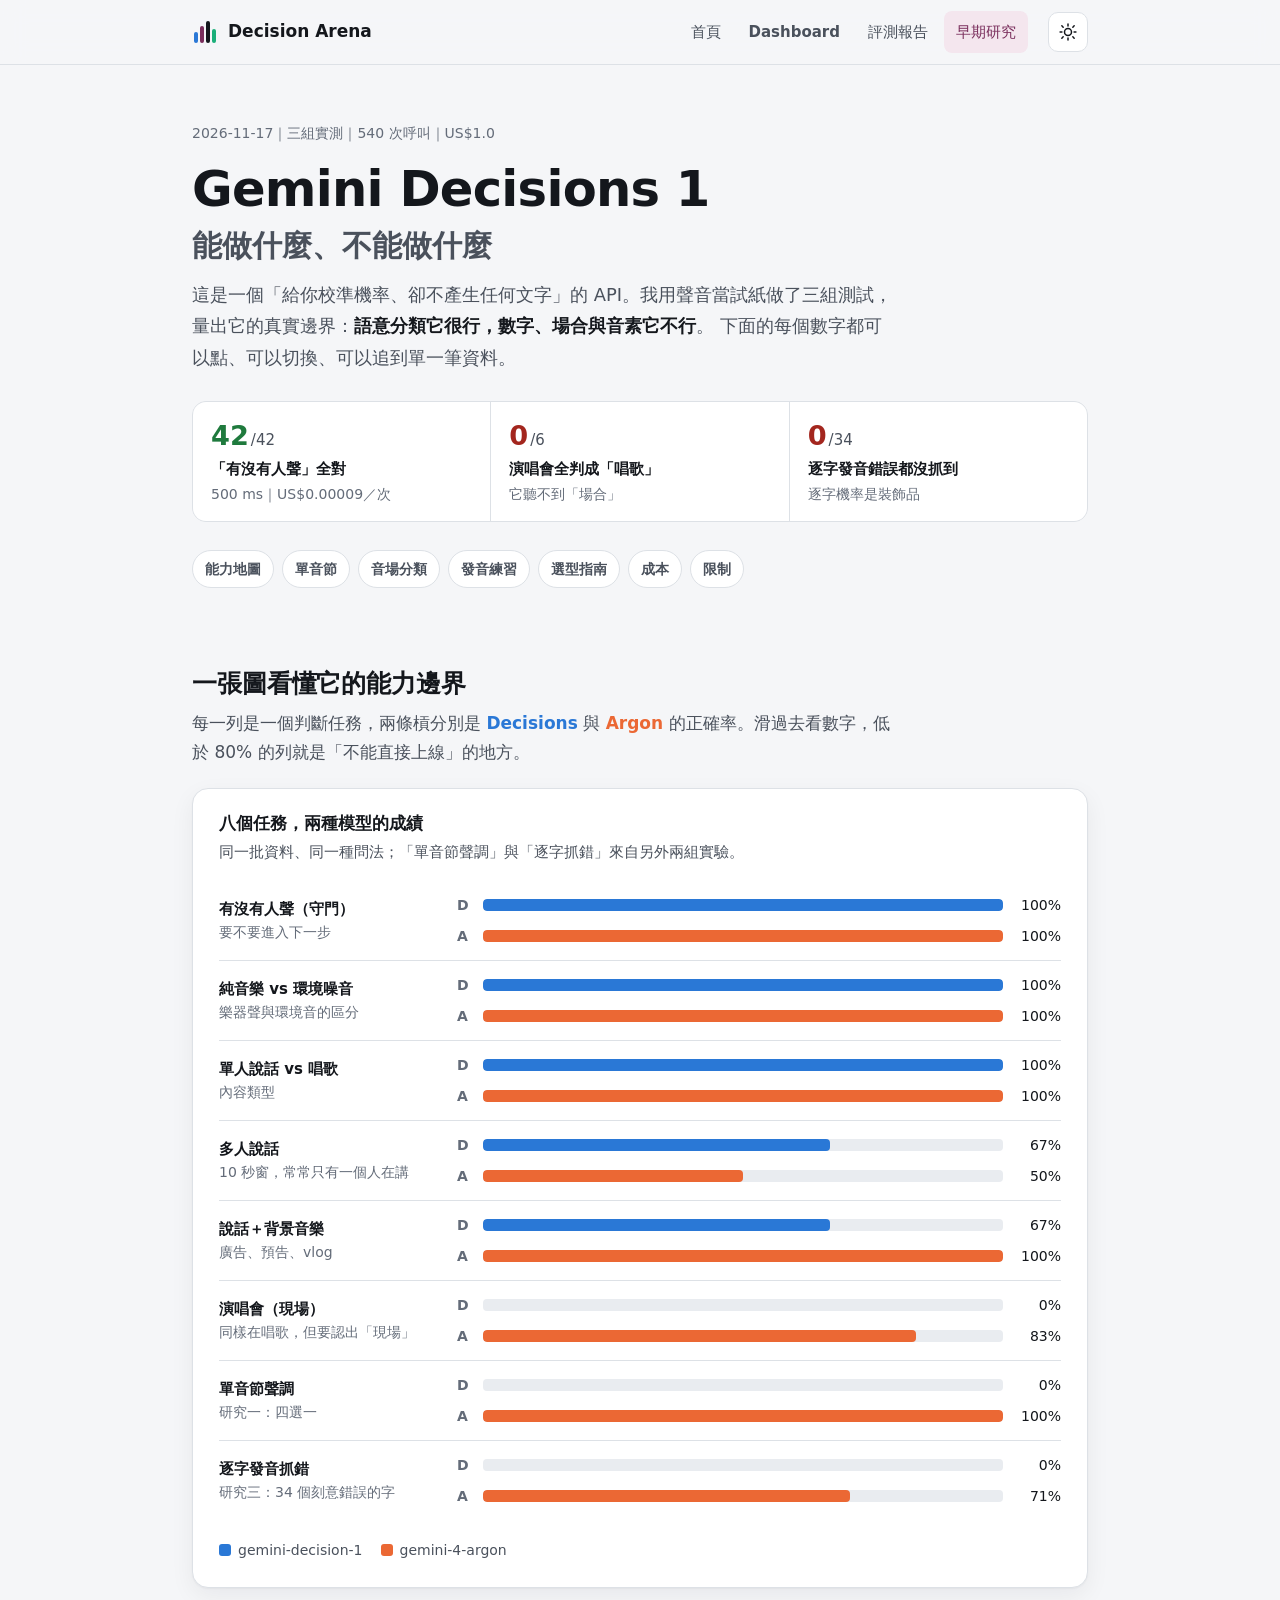
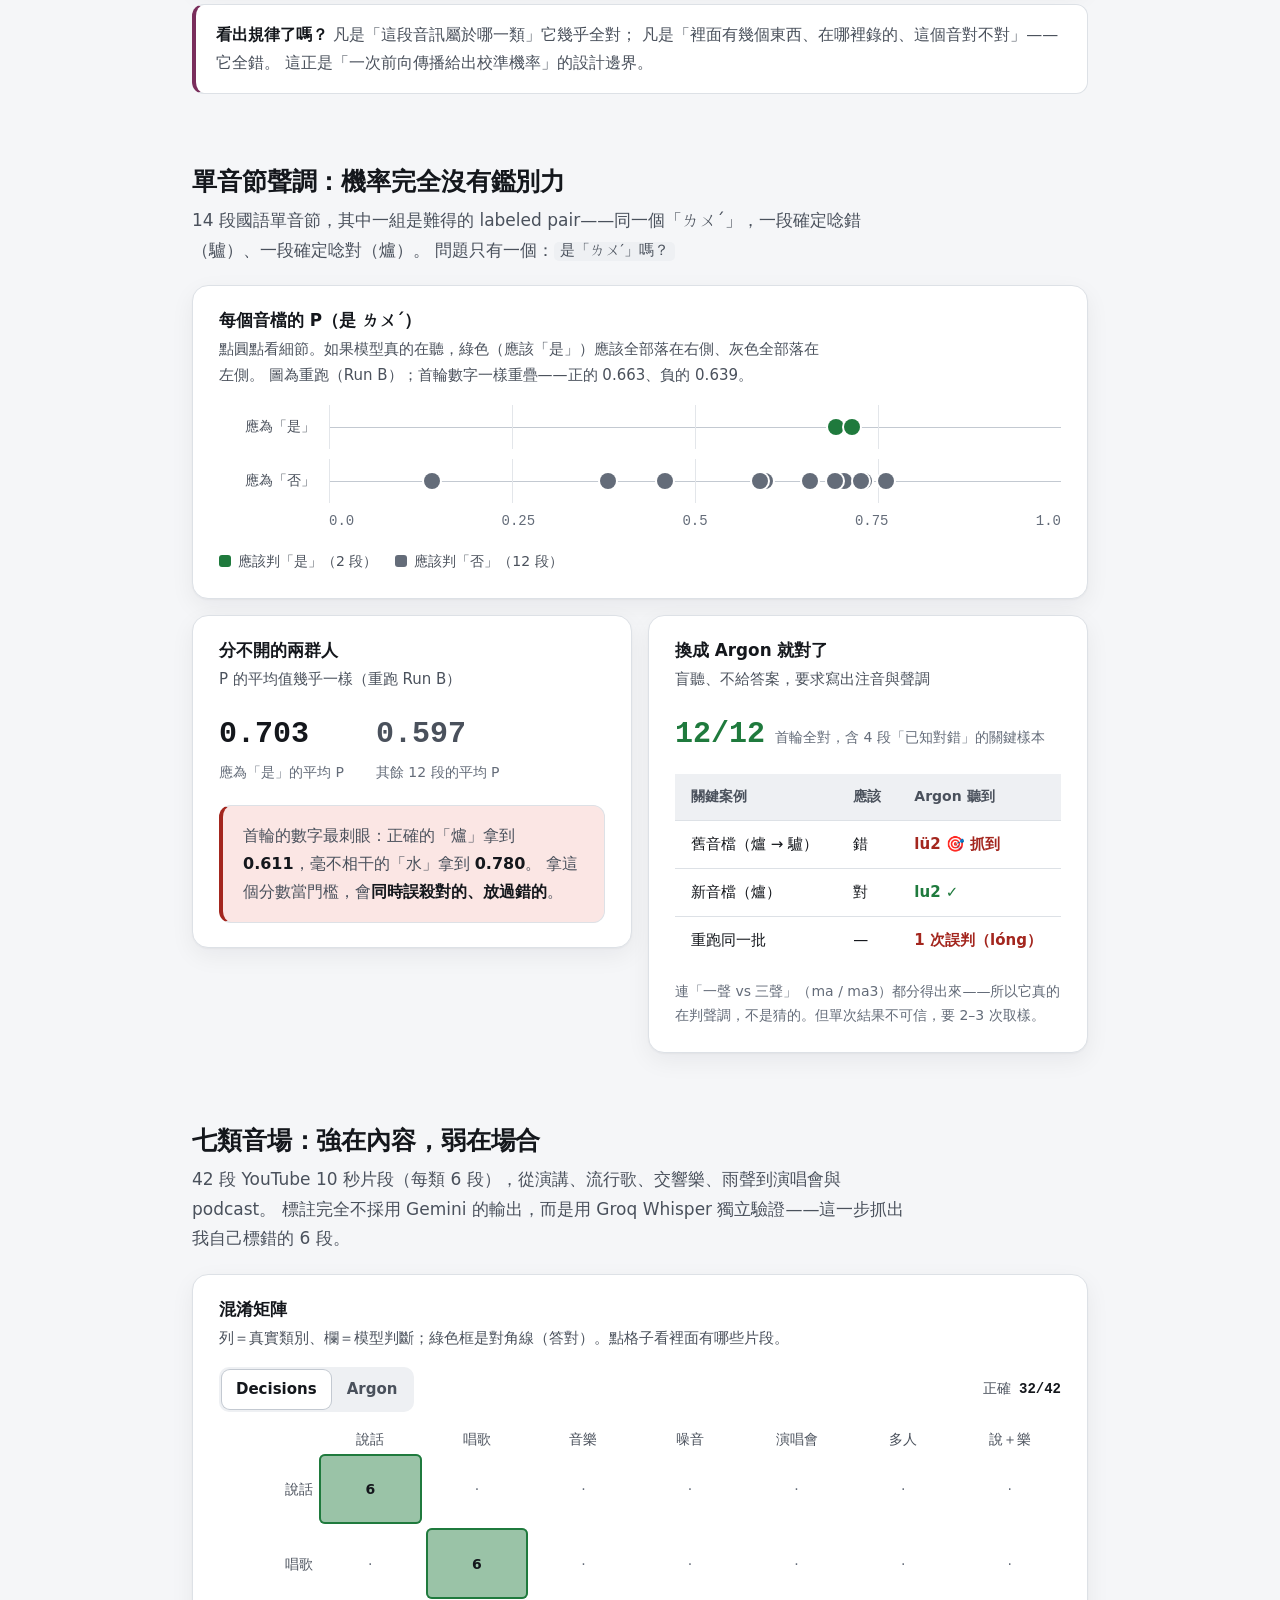
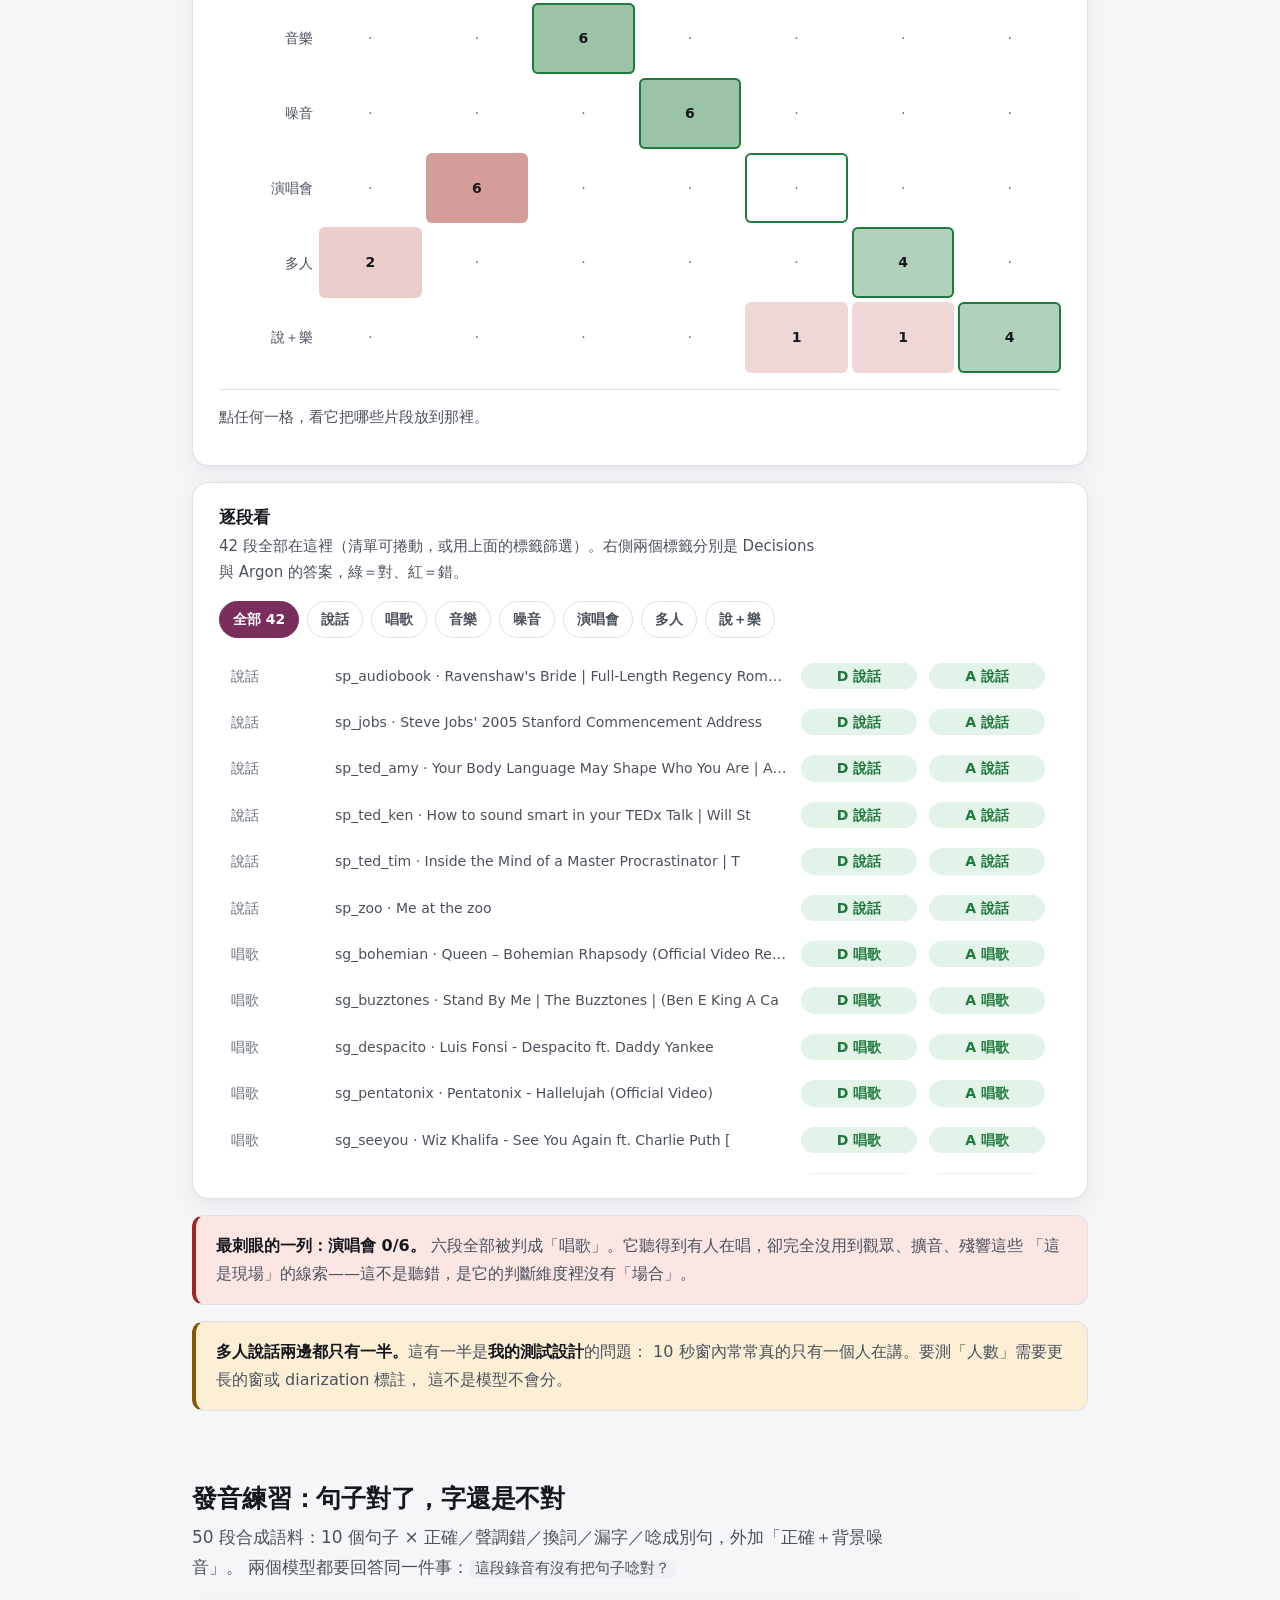
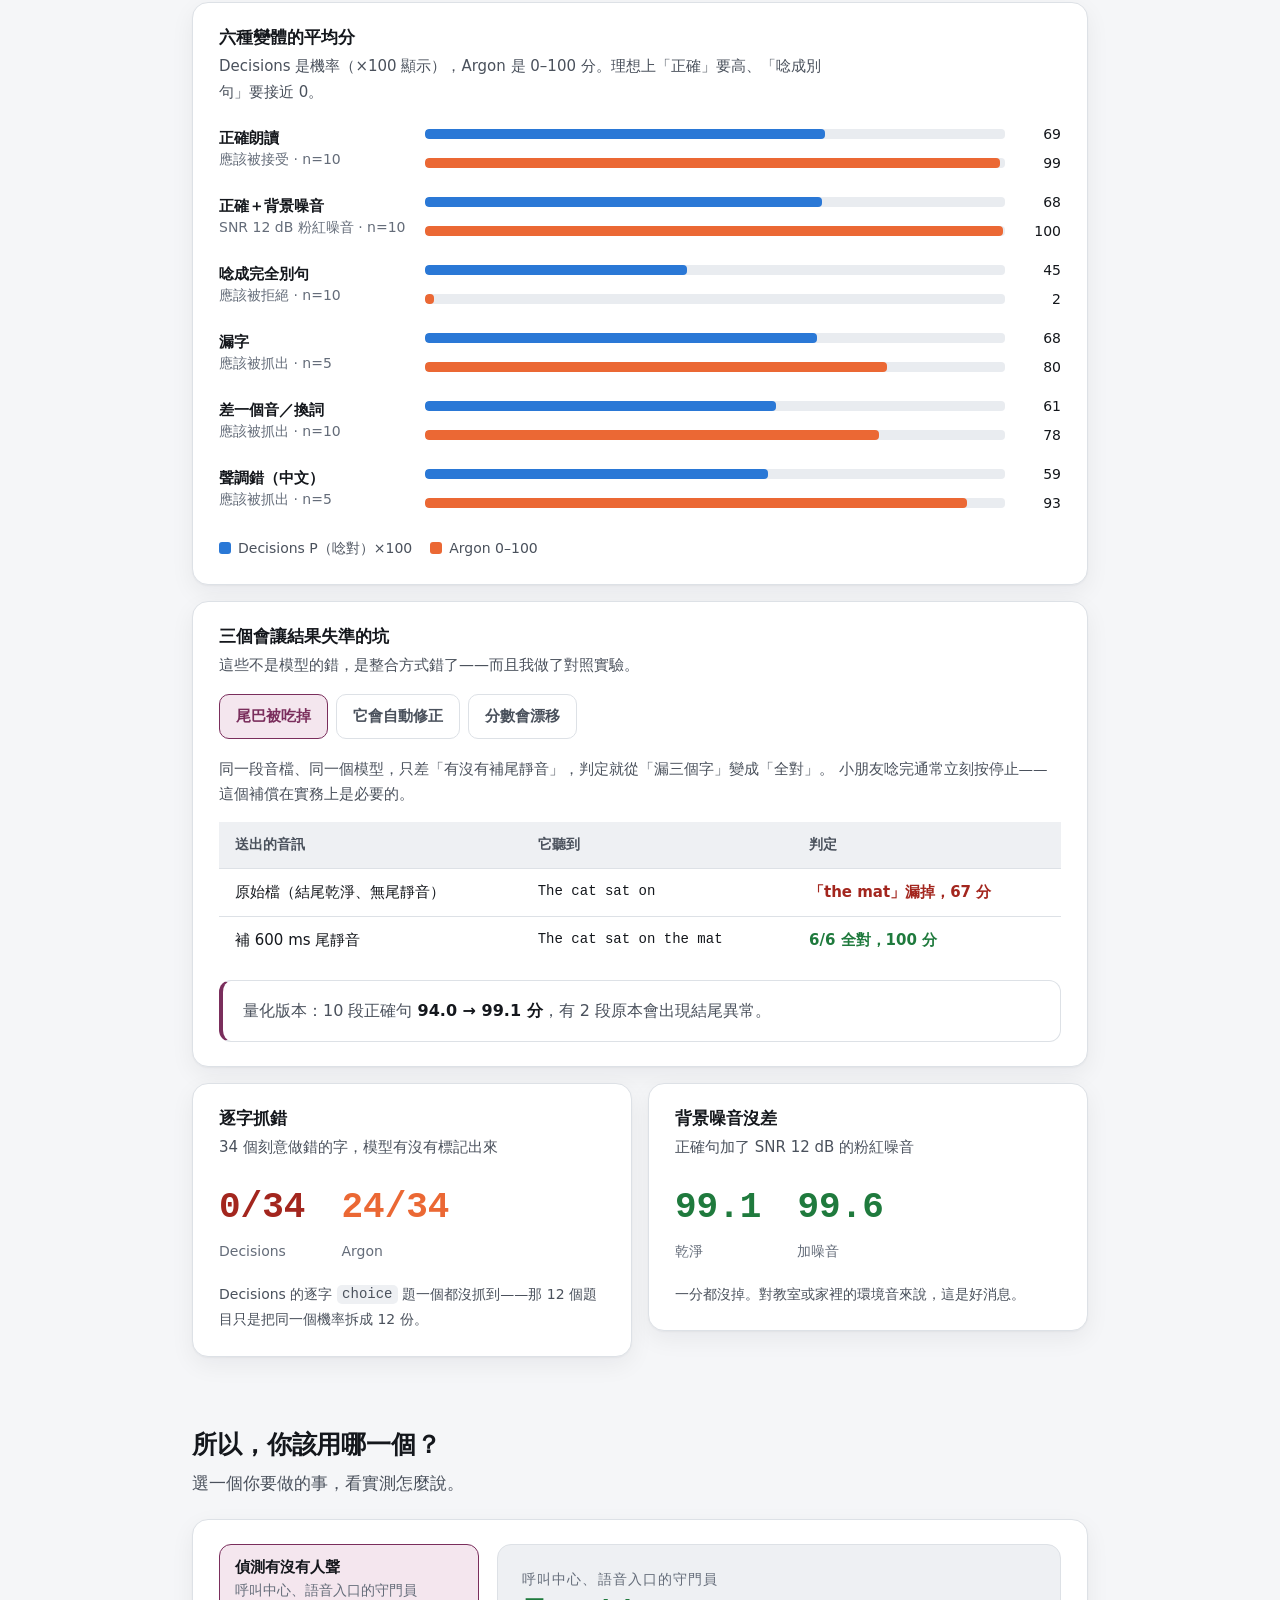
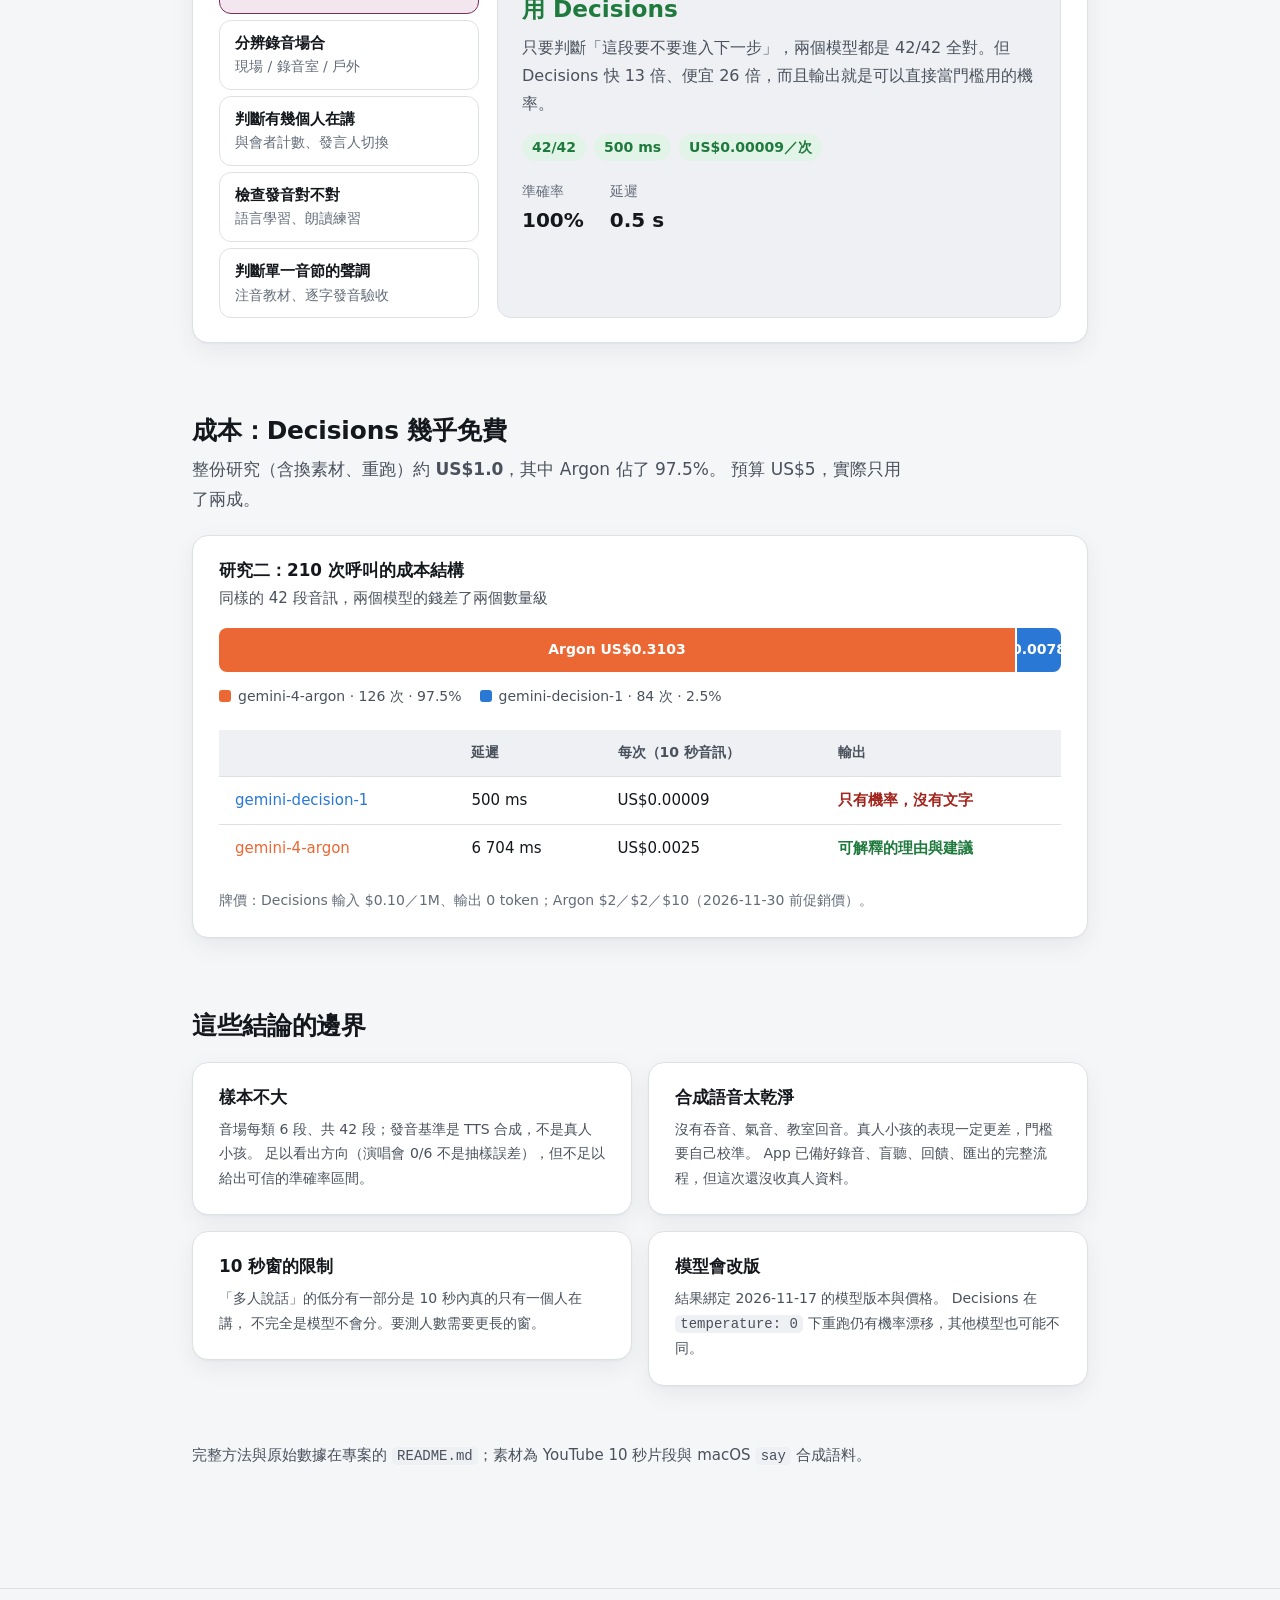
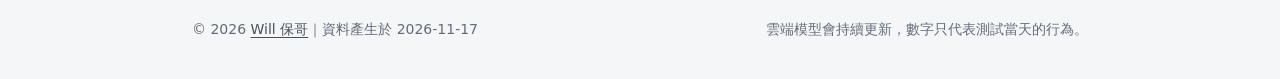
<file: report.html>
<!doctype html>
<html lang="zh-Hant-TW">
<head>
<meta charset="utf-8">
<meta name="viewport" content="width=device-width, initial-scale=1">
<title>Gemini Decision 1 的三項音訊研究｜Decision Arena</title>
<meta name="description" content="單音節辨音、42 段音場分類、50 段發音判斷：Gemini Decision 1 與 Gemini 4 Argon 的實測對照。">
<meta name="color-scheme" content="light dark">
<link rel="canonical" href="https://decision-arena.gh.miniasp.com/report.html">
<meta name="robots" content="noindex, nofollow">
<meta name="author" content="Will 保哥">
<meta property="og:type" content="article">
<meta property="og:site_name" content="Decision Arena">
<meta property="og:locale" content="zh_TW">
<meta property="og:title" content="Gemini Decision 1 的三項音訊研究｜Decision Arena">
<meta property="og:description" content="單音節辨音、42 段音場分類、50 段發音判斷：Gemini Decision 1 與 Gemini 4 Argon 的實測對照。">
<meta property="og:url" content="https://decision-arena.gh.miniasp.com/report.html">
<meta property="og:image" content="https://decision-arena.gh.miniasp.com/assets/site/og-card.png">
<meta property="og:image:secure_url" content="https://decision-arena.gh.miniasp.com/assets/site/og-card.png">
<meta property="og:image:type" content="image/png">
<meta property="og:image:width" content="1200">
<meta property="og:image:height" content="630">
<meta property="og:image:alt" content="Decision Arena 分享卡：用同一套考題實測各家決策模型，涵蓋語音、影像、繁中文字、Agent 守門與台灣政經。">
<meta name="twitter:card" content="summary_large_image">
<meta name="twitter:title" content="Gemini Decision 1 的三項音訊研究｜Decision Arena">
<meta name="twitter:description" content="單音節辨音、42 段音場分類、50 段發音判斷：Gemini Decision 1 與 Gemini 4 Argon 的實測對照。">
<meta name="twitter:image" content="https://decision-arena.gh.miniasp.com/assets/site/og-card.png">
<meta name="twitter:image:alt" content="Decision Arena 分享卡：用同一套考題實測各家決策模型，涵蓋語音、影像、繁中文字、Agent 守門與台灣政經。">
<script type="application/ld+json">{"@context": "https://schema.org", "@type": "Report", "name": "Gemini Decision 1 的三項音訊研究｜Decision Arena", "headline": "Gemini Decision 1 的三項音訊研究｜Decision Arena", "description": "單音節辨音、42 段音場分類、50 段發音判斷：Gemini Decision 1 與 Gemini 4 Argon 的實測對照。", "url": "https://decision-arena.gh.miniasp.com/report.html", "inLanguage": "zh-Hant-TW", "isPartOf": {"@id": "https://decision-arena.gh.miniasp.com/#website"}, "author": {"@type": "Person", "name": "Will 保哥", "url": "https://www.facebook.com/will.fans/", "sameAs": ["https://www.facebook.com/will.fans/"]}, "image": "https://decision-arena.gh.miniasp.com/assets/site/og-card.png", "datePublished": "2026-11-17"}</script>
<link rel="icon" href="assets/site/favicon.ico" sizes="32x32">
<link rel="icon" href="assets/site/favicon.svg" type="image/svg+xml">
<link rel="apple-touch-icon" href="assets/site/apple-touch-icon.png">
<link rel="manifest" href="assets/site/site.webmanifest">
<meta name="theme-color" content="#f5f6f8" media="(prefers-color-scheme: light)">
<meta name="theme-color" content="#0f1115" media="(prefers-color-scheme: dark)">
<script>(()=>{try{const t=localStorage.getItem('da-theme');if(t==='light'||t==='dark')document.documentElement.dataset.theme=t;}catch(e){}})();</script>
<style>
:root{color-scheme:light;--bg:#f5f6f8;--surface:#ffffff;--surface-2:#eef0f3;--surface-3:#e4e7ec;--ink:#14171c;--ink-2:#4a515c;--muted:#646c79;--border:#dde1e6;--border-strong:#c3c9d1;--accent:#7a2e5c;--accent-ink:#ffffff;--accent-soft:#f4e6ee;--link:#7a2e5c;--ok:#1f7a3d;--ok-bg:#e2f3e7;--warn:#875700;--warn-bg:#fcefd5;--bad:#a3261e;--bad-bg:#fbe6e4;--tier-text:#2a78d6;--tier-image:#eb6834;--tier-audio:#1baf7a;--seq-0:#cde2fb;--seq-1:#9ec5f4;--seq-2:#6da7ec;--seq-3:#3987e5;--seq-4:#256abf;--seq-5:#184f95;--seq-6:#0d366b;--seqi-0:#13233a;--seqi-1:#13233a;--seqi-2:#13233a;--seqi-3:#ffffff;--seqi-4:#ffffff;--seqi-5:#ffffff;--seqi-6:#ffffff;--pos:#2a78d6;--neg:#eb6834;--track:#e9ecf0;--grid:#e3e6ea;--shadow:0 1px 2px rgba(20,23,28,.04), 0 8px 24px rgba(20,23,28,.06);}
@media (prefers-color-scheme: dark){:root:not([data-theme="light"]){color-scheme:dark;--bg:#0f1115;--surface:#161920;--surface-2:#1d2129;--surface-3:#262b34;--ink:#e8ebf0;--ink-2:#b2b9c4;--muted:#8f97a3;--border:#2a2f38;--border-strong:#3b414c;--accent:#e7a3c8;--accent-ink:#1a0f16;--accent-soft:#2b1a25;--link:#edb3d3;--ok:#7ed69a;--ok-bg:#15301f;--warn:#f0c46a;--warn-bg:#33280f;--bad:#ff9a90;--bad-bg:#3a1a17;--tier-text:#3987e5;--tier-image:#d95926;--tier-audio:#199e70;--seq-0:#1b2a3c;--seq-1:#184f95;--seq-2:#1c5cab;--seq-3:#256abf;--seq-4:#3987e5;--seq-5:#6da7ec;--seq-6:#b7d3f6;--seqi-0:#e8ebf0;--seqi-1:#e8ebf0;--seqi-2:#e8ebf0;--seqi-3:#ffffff;--seqi-4:#ffffff;--seqi-5:#0d1b2a;--seqi-6:#0d1b2a;--pos:#3987e5;--neg:#d95926;--track:#232831;--grid:#272c35;--shadow:0 1px 2px rgba(0,0,0,.3), 0 8px 24px rgba(0,0,0,.25);}}
:root[data-theme="dark"]{color-scheme:dark;--bg:#0f1115;--surface:#161920;--surface-2:#1d2129;--surface-3:#262b34;--ink:#e8ebf0;--ink-2:#b2b9c4;--muted:#8f97a3;--border:#2a2f38;--border-strong:#3b414c;--accent:#e7a3c8;--accent-ink:#1a0f16;--accent-soft:#2b1a25;--link:#edb3d3;--ok:#7ed69a;--ok-bg:#15301f;--warn:#f0c46a;--warn-bg:#33280f;--bad:#ff9a90;--bad-bg:#3a1a17;--tier-text:#3987e5;--tier-image:#d95926;--tier-audio:#199e70;--seq-0:#1b2a3c;--seq-1:#184f95;--seq-2:#1c5cab;--seq-3:#256abf;--seq-4:#3987e5;--seq-5:#6da7ec;--seq-6:#b7d3f6;--seqi-0:#e8ebf0;--seqi-1:#e8ebf0;--seqi-2:#e8ebf0;--seqi-3:#ffffff;--seqi-4:#ffffff;--seqi-5:#0d1b2a;--seqi-6:#0d1b2a;--pos:#3987e5;--neg:#d95926;--track:#232831;--grid:#272c35;--shadow:0 1px 2px rgba(0,0,0,.3), 0 8px 24px rgba(0,0,0,.25);}

*{box-sizing:border-box}
html{-webkit-text-size-adjust:100%;scroll-padding-top:84px}
body{margin:0;background:var(--bg);color:var(--ink);
  font-family:"PingFang TC","Noto Sans TC","Microsoft JhengHei",system-ui,sans-serif;
  font-size:17px;line-height:1.75;font-feature-settings:"palt" 0;-webkit-font-smoothing:antialiased}
img{max-width:100%;display:block}
a{color:var(--link);text-underline-offset:3px;text-decoration-thickness:1px}
a:hover{text-decoration-thickness:2px}
:focus-visible{outline:2px solid var(--accent);outline-offset:3px;border-radius:4px}
code,.mono{font-family:"SF Mono",ui-monospace,Menlo,Consolas,monospace;font-size:max(14px,.86em);
  background:var(--surface-2);padding:.08em .38em;border-radius:5px;word-break:break-word}
.wrap{max-width:960px;margin:0 auto;padding:0 32px}
@media (max-width:640px){.wrap{padding:0 16px}}
main{padding-bottom:96px}
h1,h2,h3,h4{line-height:1.3;margin:0;color:var(--ink);letter-spacing:-.005em}
h1{font-size:clamp(2.1rem,1.4rem + 2.6vw,3.1rem);font-weight:750;line-height:1.18;letter-spacing:-.015em}
h2{font-size:1.55rem;font-weight:700}
h3{font-size:1.17rem;font-weight:650}
p{margin:0 0 1em}
.lede{font-size:1.12rem;color:var(--ink-2);max-width:62ch;line-height:1.75}
.small{font-size:15px;color:var(--ink-2)}
.muted{color:var(--muted)}
.num{font-variant-numeric:tabular-nums}

/* 頁首 */
.site-head{position:sticky;top:0;z-index:30;background:color-mix(in srgb,var(--bg) 86%,transparent);
  backdrop-filter:saturate(1.4) blur(12px);-webkit-backdrop-filter:saturate(1.4) blur(12px);border-bottom:1px solid var(--border)}
.site-head .wrap{display:flex;align-items:center;gap:20px;min-height:64px}
.brand{display:flex;align-items:center;gap:10px;color:var(--ink);text-decoration:none;font-weight:700;font-size:17px;white-space:nowrap}
.brand svg{flex:none}
.nav{display:flex;gap:4px;margin-left:auto;overflow-x:auto;scrollbar-width:none}
.nav::-webkit-scrollbar{display:none}
.nav a{color:var(--ink-2);text-decoration:none;font-size:15px;font-weight:550;padding:8px 12px;border-radius:8px;white-space:nowrap}
.nav a:hover{background:var(--surface-2);color:var(--ink)}
.nav a[aria-current="page"]{color:var(--accent);background:var(--accent-soft)}
.theme-btn{flex:none;display:inline-grid;place-items:center;width:40px;height:40px;border-radius:10px;border:1px solid var(--border);
  background:var(--surface);color:var(--ink);cursor:pointer}
.theme-btn:hover{background:var(--surface-2)}
.theme-btn .moon{display:none}
:root[data-theme="dark"] .theme-btn .sun{display:none}
:root[data-theme="dark"] .theme-btn .moon{display:block}
@media (prefers-color-scheme: dark){:root:not([data-theme="light"]) .theme-btn .sun{display:none}
  :root:not([data-theme="light"]) .theme-btn .moon{display:block}}
@media (max-width:720px){
  .site-head .wrap{flex-wrap:wrap;gap:0 12px;padding-top:8px}
  .brand{order:1}.theme-btn{order:2;margin-left:auto}
  .nav{order:3;width:100%;margin:4px -8px 6px;padding:0 0 2px}
}

/* 區塊 */
.page-hero{padding:56px 0 8px}
@media (max-width:640px){.page-hero{padding:36px 0 0}}
.page-hero h1{margin-bottom:16px}
.meta{font-size:14px;color:var(--muted);margin-top:16px}
.section{margin-top:72px}
@media (max-width:640px){.section{margin-top:56px}}
.section-head{margin-bottom:20px}
.section-head h2{margin-bottom:8px}
.section-head p{color:var(--ink-2);max-width:66ch;margin:0}
.panel{background:var(--surface);border:1px solid var(--border);border-radius:16px;padding:24px 26px;box-shadow:var(--shadow)}
@media (max-width:640px){.panel{padding:18px 16px;border-radius:14px}}
.panel + .panel{margin-top:16px}
.panel-title{font-size:1.05rem;font-weight:650;margin:0 0 4px}
.panel-sub{font-size:15px;color:var(--ink-2);margin:0 0 16px;max-width:64ch}

/* 數字列 */
.stats{display:grid;grid-template-columns:repeat(4,1fr);gap:1px;background:var(--border);border:1px solid var(--border);
  border-radius:14px;overflow:hidden;margin:28px 0 0}
@media (max-width:720px){.stats{grid-template-columns:repeat(2,1fr)}}
.stats div{background:var(--surface);padding:16px 18px}
.stats dt{font-size:14px;color:var(--ink-2)}
.stats dd{margin:2px 0 0;font-size:1.7rem;font-weight:700;font-variant-numeric:tabular-nums;line-height:1.3}
.stats dd small{font-size:15px;font-weight:500;color:var(--ink-2);margin-left:2px}

/* 標籤與狀態 */
.pill{display:inline-flex;align-items:center;gap:6px;font-size:14px;font-weight:600;padding:2px 10px;border-radius:999px;white-space:nowrap;line-height:1.6}
.pill.ok{background:var(--ok-bg);color:var(--ok)}
.pill.bad{background:var(--bad-bg);color:var(--bad)}
.pill.warn{background:var(--warn-bg);color:var(--warn)}
.pill.muted{background:var(--surface-2);color:var(--muted)}
.dot{display:inline-block;width:10px;height:10px;border-radius:50%;flex:none}
.legend{display:flex;flex-wrap:wrap;gap:6px 18px;font-size:14px;color:var(--ink-2);align-items:center}
.legend span{display:inline-flex;align-items:center;gap:7px}
.legend i{display:inline-block;width:12px;height:12px;border-radius:3px}

/* 表格 */
.table-wrap{overflow-x:auto;-webkit-overflow-scrolling:touch;border:1px solid var(--border);border-radius:12px;background:var(--surface)}
table{border-collapse:collapse;width:100%;font-size:15px;line-height:1.55}
th,td{padding:12px 16px;text-align:left;vertical-align:top;border-bottom:1px solid var(--border)}
thead th{background:var(--surface-2);font-weight:600;font-size:14px;color:var(--ink-2);white-space:nowrap;position:sticky;top:0}
tbody tr:last-child>*{border-bottom:0}
tbody tr:hover>td{background:color-mix(in srgb,var(--surface-2) 55%,transparent)}
td.note{color:var(--ink-2);font-size:14px;min-width:220px}
td small,th small{display:block;font-size:14px;color:var(--muted);font-weight:400}

details{margin-top:12px;border-top:1px solid var(--border);padding-top:10px}
summary{cursor:pointer;color:var(--link);font-weight:600;font-size:15px;list-style:none;display:inline-flex;align-items:center;gap:8px}
summary::-webkit-details-marker{display:none}
summary::before{content:"";width:8px;height:8px;border-right:2px solid currentColor;border-bottom:2px solid currentColor;
  transform:rotate(-45deg);transition:transform .15s}
details[open] summary::before{transform:rotate(45deg)}
details[open]>*:not(summary){margin-top:12px}

/* 本頁目錄 */
.toc{display:flex;flex-wrap:wrap;gap:8px;margin-top:28px}
.toc a{font-size:14px;font-weight:600;color:var(--ink-2);text-decoration:none;padding:6px 12px;border:1px solid var(--border);
  border-radius:999px;background:var(--surface)}
.toc a:hover{color:var(--accent);border-color:var(--accent)}

/* 頁尾 */
.site-foot{border-top:1px solid var(--border);margin-top:24px;padding:28px 0 40px;font-size:14px;color:var(--muted)}
.site-foot .wrap{display:flex;flex-wrap:wrap;gap:8px 24px;justify-content:space-between}
.site-foot a{color:var(--ink-2)}

@media (prefers-reduced-motion: reduce){*{transition:none!important;animation:none!important}}

/* 分段長條 */
.seg{display:flex;gap:2px;height:40px;border-radius:8px;overflow:hidden}
.seg>div{display:flex;align-items:center;justify-content:center;color:#fff;font-weight:700;font-size:15px;min-width:0}
.seg-legend{display:flex;flex-wrap:wrap;gap:6px 22px;margin-top:10px;font-size:15px;color:var(--ink-2)}
.seg-legend b{color:var(--ink);font-variant-numeric:tabular-nums;margin-left:4px}

/* 橫條圖 */
.bars{display:grid;grid-template-columns:minmax(120px,max-content) 1fr;gap:6px 14px;align-items:center}
.bars .bl{font-size:14px;color:var(--ink);text-align:right;white-space:nowrap;overflow:hidden;text-overflow:ellipsis;max-width:220px}
.bars .bl code{background:none;padding:0;font-size:14px}
.bars .bt{position:relative;height:22px;background:var(--track);border-radius:5px}
.bars .bf{position:absolute;inset:0 auto 0 0;border-radius:5px;min-width:3px}
.bars .bv{position:absolute;top:50%;transform:translateY(-50%);font-size:14px;font-weight:600;font-variant-numeric:tabular-nums;color:var(--ink);white-space:nowrap}
.bars .na .bt{background:repeating-linear-gradient(135deg,var(--track) 0 6px,var(--surface-2) 6px 9px)}
@media (max-width:640px){.bars{grid-template-columns:minmax(96px,40%) 1fr}.bars .bl{max-width:none}}

/* 範圍圖（每個任務：最低—最高，點為中位數） */
.range{display:grid;grid-template-columns:minmax(150px,max-content) 1fr 7.5em;gap:10px 16px;align-items:center}
.range .rl{font-size:15px;line-height:1.35}
.range .rl small{display:block;font-size:14px;color:var(--muted)}
.range .rt{position:relative;height:28px}
.range .rt::before{content:"";position:absolute;left:0;right:0;top:50%;height:1px;background:var(--grid)}
.range .rspan{position:absolute;top:50%;height:8px;transform:translateY(-50%);border-radius:4px;background:var(--accent);opacity:.35}
.range .rmin,.range .rmax,.range .rmed{position:absolute;top:50%;transform:translate(-50%,-50%);border-radius:50%}
.range .rmin,.range .rmax{width:10px;height:10px;background:var(--surface);border:2px solid var(--accent)}
.range .rmed{width:12px;height:12px;background:var(--accent);box-shadow:0 0 0 2px var(--surface)}
.range .rv{font-size:14px;color:var(--ink-2);font-variant-numeric:tabular-nums;text-align:right;white-space:nowrap}
.range .axis{grid-column:2;display:flex;justify-content:space-between;font-size:14px;color:var(--muted)}
@media (max-width:640px){.range{grid-template-columns:1fr 6.5em}.range .rl{grid-column:1 / -1;margin-bottom:-6px}.range .axis{grid-column:1}}

/* 分組橫條 */
.groups{display:grid;gap:18px}
.group h4{font-size:15px;font-weight:650;margin:0 0 8px}

/* 發散長條 */
.div{display:grid;grid-template-columns:minmax(120px,max-content) 1fr 1fr 5.5em;gap:6px 0;align-items:center}
.div .dl{font-size:14px;text-align:right;padding-right:14px;white-space:nowrap}
.div .dl code{background:none;padding:0}
.div .dn,.div .dp{position:relative;height:20px}
.div .dn{border-right:1px solid var(--border-strong)}
.div .dn i,.div .dp i{position:absolute;top:2px;bottom:2px;border-radius:4px}
.div .dn i{right:0;background:var(--neg)}
.div .dp i{left:0;background:var(--pos)}
.div .dv{font-size:14px;font-variant-numeric:tabular-nums;text-align:right;color:var(--ink-2)}
.div .dh{font-size:14px;color:var(--muted);padding-bottom:4px}
@media (max-width:640px){.div{grid-template-columns:minmax(92px,36%) 1fr 1fr 4.2em}}

/* 量尺（每個模型一條刻度） */
.strip{position:relative;height:150px;margin:8px 4px 0}
.strip .base{position:absolute;left:0;right:0;bottom:34px;height:2px;background:var(--border-strong)}
.strip .tick{position:absolute;bottom:34px;width:3px;margin-left:-1.5px;border-radius:2px 2px 0 0}
.strip .tick:hover{filter:brightness(1.2)}
.strip .lab{position:absolute;font-size:14px;color:var(--ink);white-space:nowrap;transform:translateX(-50%);font-weight:600}
.strip .lab::after{content:"";position:absolute;left:50%;top:100%;width:1px;height:10px;background:var(--border-strong)}
.strip .ax{position:absolute;bottom:6px;font-size:14px;color:var(--muted);transform:translateX(-50%);font-variant-numeric:tabular-nums}

/* 散佈圖（SVG；寬度不足時在框內水平捲動，文字不縮小） */
.svg-wrap{overflow-x:auto;-webkit-overflow-scrolling:touch}
.svg-wrap svg{display:block;min-width:600px;width:100%;height:auto}
.svg-wrap text{font-family:inherit;font-size:14px;fill:var(--ink-2)}
.svg-wrap .lbl{fill:var(--ink);font-weight:600}
.svg-wrap .gl{stroke:var(--grid)}
.svg-wrap .bl{stroke:var(--border-strong)}
.svg-wrap .pt{stroke:var(--surface);stroke-width:2}

/* 舊變數 → 網站 token。Decisions／Argon 對照用資料色（藍／橘），對錯用狀態色。 */
:root{--acc:var(--pos);--acc-2:var(--neg);--good:var(--ok);--card:var(--surface);--card2:var(--surface);
  --line:var(--border);--line2:var(--border-strong);--ink-3:var(--muted);--ink2:var(--ink-2);--ink3:var(--muted);
  --rust:var(--bad);--moss:var(--ok);--amber:var(--warn);--rule:var(--border);--rule2:var(--border-strong);
  --paper:var(--bg);--rust-bg:var(--bad-bg);--moss-bg:var(--ok-bg);--serif:inherit;--mono:"SF Mono",ui-monospace,Menlo,Consolas,monospace}

/* 封面 */
.lg .page-hero h1 em{display:block;font-style:normal;font-size:.6em;font-weight:650;color:var(--ink-2);margin-top:10px;letter-spacing:0}
.lg .page-hero .meta{margin:0 0 14px}
.lg .page-hero .lede b{color:var(--ink);font-weight:650}
.kpis{display:grid;grid-template-columns:repeat(auto-fit,minmax(180px,1fr));gap:1px;background:var(--border);
  border:1px solid var(--border);border-radius:14px;overflow:hidden;margin:28px 0 0}
.kpi{background:var(--surface);padding:16px 18px}
.kpi .v{font-size:1.7rem;font-weight:700;line-height:1.3;font-variant-numeric:tabular-nums;color:var(--ink)}
.kpi .v small,.kpi .v .cur{font-size:15px;font-weight:500;color:var(--ink-2);margin:0 2px}
.kpi .l,.kpi .k{font-size:15px;color:var(--ink);font-weight:600;margin-top:2px}
.kpi .s{font-size:14px;color:var(--muted);margin-top:2px;line-height:1.5}
.kpi.bad .v{color:var(--bad)}

/* 區塊 */
.lg section:not(.page-hero){margin-top:72px}
@media (max-width:640px){.lg section:not(.page-hero){margin-top:56px}}
.lg .sec-head,.lg section>.wrap>h2{margin-bottom:20px}
.lg h2{margin-bottom:8px}
.lg .sec-head p,.lg .lead{color:var(--ink-2);max-width:66ch;margin:0 0 20px;font-size:17px}
.lg h3{font-size:1.05rem;font-weight:650;margin:0 0 4px;color:var(--ink);letter-spacing:0;text-transform:none}
.lg .hint{font-size:15px;color:var(--ink-2);margin:0 0 16px;max-width:64ch}
.card{background:var(--surface);border:1px solid var(--border);border-radius:16px;padding:24px 26px;box-shadow:var(--shadow);margin-top:16px}
.lg .sec-head + .card,.lg .lead + .card{margin-top:0}
.grid2{display:grid;grid-template-columns:1fr 1fr;gap:16px;margin-top:16px;align-items:start}
.grid2>.card{margin-top:0}
@media (max-width:820px){.grid2{grid-template-columns:1fr}}
@media (max-width:640px){.card{padding:18px 16px;border-radius:14px}}
.callout{border:1px solid var(--border);border-left:4px solid var(--accent);border-radius:12px;background:var(--surface);
  padding:16px 20px;margin:16px 0 0;font-size:16px;color:var(--ink-2)}
.callout b{color:var(--ink)}
.callout.warn{border-left-color:var(--warn);background:var(--warn-bg)}
.callout.bad{border-left-color:var(--bad);background:var(--bad-bg)}
.callout.moss{border-left-color:var(--ok);background:var(--ok-bg)}
.lg .src{margin-top:56px;font-size:15px;color:var(--ink-2)}
.lg table{font-size:15px}
.lg th{font-size:14px;font-weight:600;color:var(--ink-2);text-transform:none;letter-spacing:0}
.bad-t{color:var(--bad);font-weight:650}
.good-t{color:var(--ok);font-weight:650}
.lg .mono:not(td){background:none;padding:0}
.lg pre .mono{font-size:14px}
.lg td.mono{font-size:14px;padding:12px 16px;background:none;border-radius:0;white-space:nowrap;word-break:normal}
.tbl-scroll{overflow-x:auto;-webkit-overflow-scrolling:touch}

/* 浮動提示 */
#tip{position:fixed;z-index:90;pointer-events:none;opacity:0;transition:opacity .15s;background:var(--surface);
  border:1px solid var(--border-strong);border-radius:10px;padding:10px 12px;font-size:14px;box-shadow:var(--shadow);
  max-width:300px;line-height:1.55;color:var(--ink)}
#tip b{color:var(--ink)}
/* Gemini Decisions 1 三項音訊研究（report.html）的元件樣式。
   色彩一律用網站 token（見 bench/site.py 與 bench/legacy.py），最小字級 14px。
   .strip／.dot／.seg／.bars 與網站圖表元件同名，所以全部掛在 .lg 底下覆蓋。 */

/* 能力長條 */
.lg .cap{display:flex;flex-direction:column}
.lg .cap-row{display:grid;grid-template-columns:220px 1fr;gap:18px;align-items:center;padding:12px 0;border-bottom:1px solid var(--border)}
.lg .cap-row:last-child{border-bottom:0}
.lg .cap-row .name{font-size:15px;font-weight:600;line-height:1.45}
.lg .cap-row .name small{display:block;font-weight:400;color:var(--muted);font-size:14px;margin-top:2px}
.lg .bars{display:flex;flex-direction:column;align-items:stretch;gap:6px}
.lg .bar{display:flex;align-items:center;gap:10px}
.lg .bar .track{display:block;flex:1;height:12px;border-radius:4px;background:var(--track);overflow:hidden}
.lg .bar .fill{display:block;height:100%;width:var(--w,100%);border-radius:4px}
.lg .bar.d .fill{background:var(--pos)}
.lg .bar.a .fill{background:var(--neg)}
.lg .bar .tag{font-size:14px;color:var(--muted);width:16px;font-weight:600}
.lg .bar .val{font-size:14px;width:48px;text-align:right;font-variant-numeric:tabular-nums;color:var(--ink)}
@media (max-width:640px){.lg .cap-row{grid-template-columns:1fr;gap:8px}}

/* 單音節點狀圖 */
.lg .strip{position:relative;height:auto;margin:10px 0 0;display:flex;flex-direction:column;gap:10px}
.lg .lane{display:grid;grid-template-columns:96px 1fr;gap:14px;align-items:center}
.lg .lane .lb{font-size:14px;color:var(--ink-2);text-align:right;line-height:1.35}
.lg .lane .track{position:relative;height:44px}
.lg .lane .track::before{content:"";position:absolute;left:0;right:0;top:50%;height:1px;background:var(--border-strong)}
.lg .lane .track::after{content:"";position:absolute;inset:0;pointer-events:none;
  background-image:repeating-linear-gradient(90deg,var(--grid) 0 1px,transparent 1px 25%)}
.lg .dot{position:absolute;top:50%;width:16px;height:16px;border-radius:50%;transform:translate(-50%,-50%);cursor:pointer;
  box-shadow:0 0 0 2px var(--surface);z-index:2;display:block}
.lg .dot:hover{transform:translate(-50%,-50%) scale(1.3)}
.lg .axis{margin-left:110px;display:flex;justify-content:space-between;font-size:14px;color:var(--muted);margin-top:6px;font-variant-numeric:tabular-nums}
@media (max-width:640px){.lg .lane{grid-template-columns:70px 1fr;gap:8px}.lg .axis{margin-left:78px}}

/* 混淆矩陣 */
.lg .mx-scroll{overflow-x:auto;-webkit-overflow-scrolling:touch}
.lg .mx{display:grid;grid-template-columns:96px repeat(7,minmax(48px,1fr));gap:4px;font-size:14px;min-width:560px}
.lg .mx .cell{aspect-ratio:1.45;border-radius:6px;display:flex;align-items:center;justify-content:center;font-variant-numeric:tabular-nums;
  font-weight:650;cursor:pointer;position:relative;color:var(--ink)}
.lg .mx .cell:hover{outline:2px solid var(--ink-2);outline-offset:1px;z-index:2}
.lg .mx .cell.empty{color:var(--muted);font-weight:400}
.lg .mx .hdr{display:flex;align-items:center;justify-content:center;color:var(--ink-2);font-size:14px;text-align:center;line-height:1.3;padding:2px}
.lg .mx .hdr.rowh{justify-content:flex-end;text-align:right}
.lg .mx .diag{box-shadow:inset 0 0 0 2px var(--ok)}
.lg .seg{display:inline-flex;height:auto;overflow:visible;background:var(--surface-2);border-radius:10px;padding:3px;gap:2px}
.lg .seg button{border:0;background:transparent;color:var(--ink-2);font:inherit;font-size:15px;font-weight:600;padding:6px 14px;border-radius:8px;cursor:pointer}
.lg .seg button.on{background:var(--surface);color:var(--ink);box-shadow:0 0 0 1px var(--border-strong)}
.lg .detail{margin-top:16px;border-top:1px solid var(--border);padding-top:14px;font-size:15px;color:var(--ink-2);min-height:52px}
.lg .detail b{color:var(--ink)}

/* 逐段清單 */
.lg .chips{display:flex;flex-wrap:wrap;gap:8px;margin-bottom:16px}
.lg .chip{border:1px solid var(--border);background:var(--surface);color:var(--ink-2);font:inherit;font-size:14px;font-weight:600;
  padding:5px 13px;border-radius:999px;cursor:pointer}
.lg .chip:hover{border-color:var(--border-strong);color:var(--ink)}
.lg .chip.on{background:var(--accent);color:var(--accent-ink);border-color:var(--accent)}
.lg .clips{display:flex;flex-direction:column;gap:2px;max-height:520px;overflow:auto;padding-right:4px}
.lg .clip{display:grid;grid-template-columns:92px 1fr 116px 116px;gap:12px;align-items:center;padding:9px 12px;border-radius:10px;font-size:15px}
.lg .clip:hover{background:var(--surface-2)}
.lg .clip .cat{font-size:14px;color:var(--muted)}
.lg .clip .t{color:var(--ink-2);font-size:14px;overflow:hidden;text-overflow:ellipsis;white-space:nowrap}
.lg .pill{justify-content:center}
.lg .pill.no{background:var(--bad-bg);color:var(--bad)}
@media (max-width:640px){
  .lg .clip{grid-template-columns:1fr 1fr;gap:6px 8px;padding:10px 8px}
  .lg .clip .cat,.lg .clip .t{grid-column:1/-1}
  .lg .clip .t{white-space:normal}
}

/* 六種變體 */
.lg .vrows{display:flex;flex-direction:column;gap:14px}
.lg .vrow{display:grid;grid-template-columns:190px 1fr;gap:16px;align-items:center}
.lg .vrow .n{font-size:15px;font-weight:600;line-height:1.45}
.lg .vrow .n small{display:block;color:var(--muted);font-size:14px;font-weight:400}
.lg .vbars{display:flex;flex-direction:column;gap:5px}
.lg .vbar{display:flex;align-items:center;gap:8px}
.lg .vbar .tr{display:block;flex:1;height:10px;border-radius:4px;background:var(--track);overflow:hidden}
.lg .vbar .fl{display:block;height:100%;width:var(--w,100%);border-radius:4px}
.lg .vbar.p .fl{background:var(--pos)}
.lg .vbar.q .fl{background:var(--neg)}
.lg .vbar .num{width:48px;text-align:right;font-size:14px;color:var(--ink);font-variant-numeric:tabular-nums}
@media (max-width:640px){.lg .vrow{grid-template-columns:1fr;gap:8px}}

/* 三個坑 */
.lg .tabs{display:flex;gap:8px;flex-wrap:wrap;margin-bottom:18px}
.lg .tab{border:1px solid var(--border);background:var(--surface);color:var(--ink-2);font:inherit;font-size:15px;font-weight:600;
  padding:8px 16px;border-radius:10px;cursor:pointer}
.lg .tab.on{background:var(--accent-soft);color:var(--accent);border-color:var(--accent)}
.lg .tab .idx{display:none}
.lg .trap{display:none}
.lg .trap.on{display:block}
.lg .trap>p{color:var(--ink-2);font-size:16px}

/* 選型指南 */
.lg .guide{display:grid;grid-template-columns:260px 1fr;gap:18px}
.lg .glist{display:flex;flex-direction:column;gap:6px}
.lg .gitem{border:1px solid var(--border);background:var(--surface);color:var(--ink);font:inherit;text-align:left;padding:12px 15px;
  border-radius:12px;cursor:pointer;font-size:15px;font-weight:600;line-height:1.45}
.lg .gitem:hover{border-color:var(--border-strong)}
.lg .gitem.on{background:var(--accent-soft);border-color:var(--accent)}
.lg .gitem small{display:block;font-size:14px;color:var(--muted);font-weight:400;margin-top:2px}
.lg .gpanel{border:1px solid var(--border);border-radius:14px;padding:22px 24px;background:var(--surface-2);min-height:230px}
.lg .gpanel .verdict{font-size:1.45rem;font-weight:750;margin:2px 0 10px;line-height:1.35}
.lg .gpanel .why{color:var(--ink-2);font-size:16px}
.lg .gpills{display:flex;gap:8px;flex-wrap:wrap;margin:16px 0 0}
.lg .gstat{display:flex;gap:26px;margin-top:18px;flex-wrap:wrap}
.lg .gstat div{font-size:14px;color:var(--muted)}
.lg .gstat div b{display:block;font-size:1.25rem;color:var(--ink);font-variant-numeric:tabular-nums}
@media (max-width:820px){.lg .guide{grid-template-columns:1fr}.lg .gpanel{padding:18px}}

/* 成本 */
.lg .costbar{display:flex;gap:2px;height:44px;border-radius:8px;overflow:hidden;margin-top:8px}
.lg .costbar div{display:flex;align-items:center;justify-content:center;font-size:14px;font-weight:700;color:#fff;white-space:nowrap;overflow:hidden}
.lg .costbar .a{background:var(--neg)}
.lg .costbar .d{background:var(--pos);min-width:44px}
.lg .costbar + .legend{margin-top:12px}

</style>

</head>
<body>
<header class="site-head"><div class="wrap"><a class="brand" href="index.html"><svg width="26" height="26" viewBox="0 0 26 26" aria-hidden="true"><rect x="2" y="13" width="4" height="11" rx="2" fill="var(--tier-text)"/><rect x="8" y="7" width="4" height="17" rx="2" fill="var(--accent)"/><rect x="14" y="2" width="4" height="22" rx="2" fill="var(--ink)"/><rect x="20" y="10" width="4" height="14" rx="2" fill="var(--tier-audio)"/></svg><span>Decision Arena</span></a><nav class="nav" aria-label="主要頁面"><a href="index.html">首頁</a><a href="bench-dashboard.html">Dashboard</a><a href="bench-report.html">評測報告</a><a href="index.html#archive" aria-current="page">早期研究</a></nav><button class="theme-btn" id="theme-btn" type="button" aria-label="切換主題"><svg class="sun" width="20" height="20" viewBox="0 0 24 24" fill="none" stroke="currentColor" stroke-width="1.8" stroke-linecap="round" aria-hidden="true"><circle cx="12" cy="12" r="4.2"/><path d="M12 2.5v2.2M12 19.3v2.2M4.6 4.6l1.6 1.6M17.8 17.8l1.6 1.6M2.5 12h2.2M19.3 12h2.2M4.6 19.4l1.6-1.6M17.8 6.2l1.6-1.6"/></svg><svg class="moon" width="20" height="20" viewBox="0 0 24 24" fill="none" stroke="currentColor" stroke-width="1.8" stroke-linejoin="round" aria-hidden="true"><path d="M20.5 14.6A8.5 8.5 0 0 1 9.4 3.5a8.5 8.5 0 1 0 11.1 11.1z"/></svg></button></div></header>
<main>
<div class="lg">
<section class="page-hero">
  <div class="wrap">
    <p class="meta">2026-11-17｜三組實測｜<span data-f="meta.calls">—</span> 次呼叫｜US$<span data-f="meta.cost">—</span></p>
    <h1>Gemini Decisions 1<em>能做什麼、不能做什麼</em></h1>
    <p class="lede">
      這是一個「給你校準機率、卻不產生任何文字」的 API。我用聲音當試紙做了三組測試，
      量出它的真實邊界：<b>語意分類它很行，數字、場合與音素它不行</b>。
      下面的每個數字都可以點、可以切換、可以追到單一筆資料。
    </p>
    <div class="kpis">
      <div class="kpi">
        <div class="v" style="color:var(--ok)">42<small>/42</small></div>
        <div class="l">「有沒有人聲」全對</div>
        <div class="s">500 ms｜US$0.00009／次</div>
      </div>
      <div class="kpi bad">
        <div class="v">0<small>/6</small></div>
        <div class="l">演唱會全判成「唱歌」</div>
        <div class="s">它聽不到「場合」</div>
      </div>
      <div class="kpi bad">
        <div class="v">0<small>/34</small></div>
        <div class="l">逐字發音錯誤都沒抓到</div>
        <div class="s">逐字機率是裝飾品</div>
      </div>
    </div>
    <nav class="toc" aria-label="本頁內容">
      <a href="#map">能力地圖</a><a href="#s1">單音節</a><a href="#s2">音場分類</a><a href="#s3">發音練習</a>
      <a href="#guide">選型指南</a><a href="#cost">成本</a><a href="#limits">限制</a>
    </nav>
  </div>
</section>


<!-- ══════════ 01 能力地圖 ══════════ -->
<section id="map">
  <div class="wrap">
    <div class="sec-head reveal">
      <h2>一張圖看懂它的能力邊界</h2>
      <p>每一列是一個判斷任務，兩條槓分別是 <b style="color:var(--acc)">Decisions</b> 與
         <b style="color:var(--acc-2)">Argon</b> 的正確率。滑過去看數字，低於 80% 的列就是「不能直接上線」的地方。</p>
    </div>

    <div class="card reveal">
      <h3>八個任務，兩種模型的成績</h3>
      <p class="hint">同一批資料、同一種問法；「單音節聲調」與「逐字抓錯」來自另外兩組實驗。</p>
      <div class="cap" id="capBars"></div>
      <div class="legend" style="margin-top:18px">
        <span><i style="background:var(--acc)"></i>gemini-decision-1</span>
        <span><i style="background:var(--acc-2)"></i>gemini-4-argon</span>
      </div>
    </div>

    <div class="callout reveal">
      <b>看出規律了嗎？</b> 凡是「這段音訊屬於哪一類」它幾乎全對；
      凡是「裡面有幾個東西、在哪裡錄的、這個音對不對」——它全錯。
      這正是「一次前向傳播給出校準機率」的設計邊界。
    </div>
  </div>
</section>

<!-- ══════════ 02 單音節 ══════════ -->
<section id="s1">
  <div class="wrap">
    <div class="sec-head reveal">
      <h2>單音節聲調：機率完全沒有鑑別力</h2>
      <p>14 段國語單音節，其中一組是難得的 labeled pair——同一個「ㄌㄨˊ」，一段確定唸錯（驢）、一段確定唸對（爐）。
         問題只有一個：<code>是「ㄌㄨˊ」嗎？</code></p>
    </div>

    <div class="card reveal">
      <h3>每個音檔的 P（是 ㄌㄨˊ）</h3>
      <p class="hint">點圓點看細節。如果模型真的在聽，綠色（應該「是」）應該全部落在右側、灰色全部落在左側。
        圖為重跑（Run B）；首輪數字一樣重疊——正的 0.663、負的 0.639。</p>
      <div class="strip" id="strip"></div>
      <div class="axis mono"><span>0.0</span><span>0.25</span><span>0.5</span><span>0.75</span><span>1.0</span></div>
      <div class="legend" style="margin-top:16px">
        <span><i style="background:var(--good)"></i>應該判「是」（2 段）</span>
        <span><i style="background:var(--ink-3)"></i>應該判「否」（12 段）</span>
      </div>
    </div>

    <div class="grid2" style="margin-top:16px">
      <div class="card reveal">
        <h3>分不開的兩群人</h3>
        <p class="hint">P 的平均值幾乎一樣（重跑 Run B）</p>
        <div style="display:flex;gap:32px;margin-top:6px;flex-wrap:wrap">
          <div>
            <div class="mono" style="font-size:30px;font-weight:800" data-f="single.meanPos">—</div>
            <div style="font-size:14px;color:var(--ink-3)">應為「是」的平均 P</div>
          </div>
          <div>
            <div class="mono" style="font-size:30px;font-weight:800;color:var(--ink-2)" data-f="single.meanNeg">—</div>
            <div style="font-size:14px;color:var(--ink-3)">其餘 12 段的平均 P</div>
          </div>
        </div>
        <div class="callout bad" style="margin-top:20px;margin-bottom:0">
          首輪的數字最刺眼：正確的「爐」拿到 <b>0.611</b>，毫不相干的「水」拿到 <b>0.780</b>。
          拿這個分數當門檻，會<b>同時誤殺對的、放過錯的</b>。
        </div>
      </div>
      <div class="card reveal">
        <h3>換成 Argon 就對了</h3>
        <p class="hint">盲聽、不給答案，要求寫出注音與聲調</p>
        <div style="display:flex;align-items:baseline;gap:10px">
          <div class="mono" style="font-size:30px;font-weight:800;color:var(--good)">12/12</div>
          <div style="font-size:14px;color:var(--ink-3)">首輪全對，含 4 段「已知對錯」的關鍵樣本</div>
        </div>
        <div class="tbl-scroll" style="margin-top:14px"><table>
          <thead><tr><th>關鍵案例</th><th>應該</th><th>Argon 聽到</th></tr></thead>
          <tbody>
            <tr><td>舊音檔（爐 → 驢）</td><td>錯</td><td class="bad-t">lü2 🎯 抓到</td></tr>
            <tr><td>新音檔（爐）</td><td>對</td><td class="good-t">lu2 ✓</td></tr>
            <tr><td>重跑同一批</td><td>—</td><td class="bad-t">1 次誤判（lóng）</td></tr>
          </tbody>
        </table></div>
        <p style="font-size:14px;color:var(--ink-3);margin:14px 0 0">
          連「一聲 vs 三聲」（ma / ma3）都分得出來——所以它真的在判聲調，不是猜的。但單次結果不可信，要 2–3 次取樣。
        </p>
      </div>
    </div>
  </div>
</section>

<!-- ══════════ 03 音場 ══════════ -->
<section id="s2">
  <div class="wrap">
    <div class="sec-head reveal">
      <h2>七類音場：強在內容，弱在場合</h2>
      <p>42 段 YouTube 10 秒片段（每類 6 段），從演講、流行歌、交響樂、雨聲到演唱會與 podcast。
         標註完全不採用 Gemini 的輸出，而是用 Groq Whisper 獨立驗證——這一步抓出我自己標錯的 6 段。</p>
    </div>

    <div class="card reveal">
      <h3>混淆矩陣</h3>
      <p class="hint">列＝真實類別、欄＝模型判斷；綠色框是對角線（答對）。點格子看裡面有哪些片段。</p>
      <div style="display:flex;justify-content:space-between;align-items:center;gap:16px;flex-wrap:wrap;margin-bottom:16px">
        <div class="seg" id="mxToggle">
          <button class="on" data-m="d">Decisions</button>
          <button data-m="a">Argon</button>
        </div>
        <div class="mono" style="font-size:14px;color:var(--ink-2)">正確 <b id="mxScore" style="color:var(--ink)">—</b></div>
      </div>
      <div class="mx-scroll"><div class="mx" id="mx"></div></div>
      <div class="detail" id="mxDetail">點任何一格，看它把哪些片段放到那裡。</div>
    </div>

    <div class="card reveal">
      <h3>逐段看</h3>
      <p class="hint">42 段全部在這裡（清單可捲動，或用上面的標籤篩選）。右側兩個標籤分別是 Decisions 與 Argon 的答案，綠＝對、紅＝錯。</p>
      <div class="chips" id="clipChips"></div>
      <div class="clips" id="clipList"></div>
    </div>

    <div class="callout bad reveal">
      <b>最刺眼的一列：演唱會 0/6。</b>
      六段全部被判成「唱歌」。它聽得到有人在唱，卻完全沒用到觀眾、擴音、殘響這些
      「這是現場」的線索——這不是聽錯，是它的判斷維度裡沒有「場合」。
    </div>

    <div class="callout warn reveal">
      <b>多人說話兩邊都只有一半。</b>這有一半是<b>我的測試設計</b>的問題：
      10 秒窗內常常真的只有一個人在講。要測「人數」需要更長的窗或 diarization 標註，
      這不是模型不會分。
    </div>
  </div>
</section>

<!-- ══════════ 04 發音 ══════════ -->
<section id="s3">
  <div class="wrap">
    <div class="sec-head reveal">
      <h2>發音練習：句子對了，字還是不對</h2>
      <p>50 段合成語料：10 個句子 × 正確／聲調錯／換詞／漏字／唸成別句，外加「正確＋背景噪音」。
         兩個模型都要回答同一件事：<code>這段錄音有沒有把句子唸對？</code></p>
    </div>

    <div class="card reveal">
      <h3>六種變體的平均分</h3>
      <p class="hint">Decisions 是機率（×100 顯示），Argon 是 0–100 分。理想上「正確」要高、「唸成別句」要接近 0。</p>
      <div class="vrows" id="varBars"></div>
      <div class="legend" style="margin-top:20px">
        <span><i style="background:var(--acc)"></i>Decisions P（唸對）×100</span>
        <span><i style="background:var(--acc-2)"></i>Argon 0–100</span>
      </div>
    </div>

    <div class="card reveal">
      <h3>三個會讓結果失準的坑</h3>
      <p class="hint">這些不是模型的錯，是整合方式錯了——而且我做了對照實驗。</p>
      <div class="tabs" id="trapTabs">
        <button class="tab on" data-t="0"><span class="idx">01</span>尾巴被吃掉</button>
        <button class="tab" data-t="1"><span class="idx">02</span>它會自動修正</button>
        <button class="tab" data-t="2"><span class="idx">03</span>分數會漂移</button>
      </div>

      <div class="trap on" data-trap="0">
        <p style="color:var(--ink-2);font-size:14.5px">
          同一段音檔、同一個模型，只差「有沒有補尾靜音」，判定就從「漏三個字」變成「全對」。
          小朋友唸完通常立刻按停止——這個補償在實務上是必要的。
        </p>
        <div class="tbl-scroll"><table>
          <thead><tr><th>送出的音訊</th><th>它聽到</th><th>判定</th></tr></thead>
          <tbody>
            <tr><td>原始檔（結尾乾淨、無尾靜音）</td><td class="mono">The cat sat on</td><td class="bad-t">「the mat」漏掉，67 分</td></tr>
            <tr><td>補 600 ms 尾靜音</td><td class="mono">The cat sat on the mat</td><td class="good-t">6/6 全對，100 分</td></tr>
          </tbody>
        </table></div>
        <div class="callout" style="margin-bottom:0">
          量化版本：10 段正確句 <b>94.0 → 99.1 分</b>，有 2 段原本會出現結尾異常。
        </div>
      </div>

      <div class="trap" data-trap="1">
        <p style="color:var(--ink-2);font-size:14.5px">
          音檔裡明明唸的是 <code>hooks</code>（不是 books），但模型有很強的語言先驗，會把它「聽成」books。
          這對發音教學是致命的：<b>越像真字的錯誤越容易被吃掉</b>。
        </p>
        <div class="tbl-scroll"><table>
          <thead><tr><th>提示方式</th><th>轉錄結果</th><th>結果</th></tr></thead>
          <tbody>
            <tr><td>給目標句（一般寫法）</td><td class="mono">I like to read books</td><td class="bad-t">100 分，全錯</td></tr>
            <tr><td>盲聽，不給任何提示</td><td class="mono">I like to read books</td><td class="bad-t">一樣自動修正</td></tr>
            <tr><td>盲聽＋「可能有唸錯，照實寫」</td><td class="mono">I like to read hooks</td><td class="good-t">抓到</td></tr>
            <tr><td>給目標句＋「不要自動修正」</td><td class="mono">I like to read hooks</td><td class="good-t">抓到</td></tr>
          </tbody>
        </table></div>
        <div class="callout warn" style="margin-bottom:0">
          所以報告用的 App 同時跑一支<b>完全不給答案的盲聽</b>，逐字比對交給程式（<code>difflib</code>）算，
          不讓模型自己說「我聽到的和題目一樣」。
        </div>
      </div>

      <div class="trap" data-trap="2">
        <p style="color:var(--ink-2);font-size:14.5px">
          同一段完全正確的音檔，Argon 給過 65、82、100 三種分數；而中文聲調錯的句子平均還拿 <b>93.4 分</b>。
          <b>總分不能當及格線</b>，要看它標記了哪個字。
        </p>
        <div class="tbl-scroll"><table>
          <thead><tr><th>中文聲調錯的 5 段</th><th>Argon 分數</th><th>它怎麼說</th></tr></thead>
          <tbody>
            <tr><td>蘋<b>鍋</b>（應為蘋<b>果</b>）</td><td class="mono">82</td><td class="good-t">有指出聲調錯</td></tr>
            <tr><td>真<b>豪</b>吃（應為真<b>好</b>吃）</td><td class="mono">100</td><td class="bad-t">轉錄成正確句子</td></tr>
            <tr><td>小兔<b>紫</b>（應為小兔<b>子</b>）</td><td class="mono">100</td><td class="bad-t">轉錄成正確句子</td></tr>
            <tr><td><b>死</b>是四（應為<b>四</b>是四）</td><td class="mono">100</td><td class="bad-t">轉錄成正確句子</td></tr>
            <tr><td>媽媽<b>馬</b>馬（應為媽媽<b>罵</b>馬）</td><td class="mono">85</td><td class="good-t">有指出聲調錯</td></tr>
          </tbody>
        </table></div>
        <div class="callout bad" style="margin-bottom:0">
          <b>5 段裡 3 段直接給 100 分。</b>對照研究一：<b>單獨聽一個音節時它的聲調判斷是準的</b>，
          但放進句子裡，語言先驗就蓋過了聽覺證據。
        </div>
      </div>
    </div>

    <div class="grid2" style="margin-top:16px">
      <div class="card reveal">
        <h3>逐字抓錯</h3>
        <p class="hint">34 個刻意做錯的字，模型有沒有標記出來</p>
        <div style="display:flex;gap:36px;align-items:baseline;flex-wrap:wrap">
          <div>
            <div class="mono" style="font-size:36px;font-weight:800;color:var(--bad)" data-f="pron.decisions.word_error_recall">—</div>
            <div style="font-size:14px;color:var(--ink-3)">Decisions</div>
          </div>
          <div>
            <div class="mono" style="font-size:36px;font-weight:800;color:var(--acc-2)" data-f="pron.argon.word_error_recall">—</div>
            <div style="font-size:14px;color:var(--ink-3)">Argon</div>
          </div>
        </div>
        <p style="font-size:14px;color:var(--ink-2);margin:18px 0 0">
          Decisions 的逐字 <code>choice</code> 題一個都沒抓到——那 12 個題目只是把同一個機率拆成 12 份。
        </p>
      </div>
      <div class="card reveal">
        <h3>背景噪音沒差</h3>
        <p class="hint">正確句加了 SNR 12 dB 的粉紅噪音</p>
        <div style="display:flex;gap:36px;align-items:baseline;flex-wrap:wrap">
          <div>
            <div class="mono" style="font-size:36px;font-weight:800;color:var(--good)">99.1</div>
            <div style="font-size:14px;color:var(--ink-3)">乾淨</div>
          </div>
          <div>
            <div class="mono" style="font-size:36px;font-weight:800;color:var(--good)">99.6</div>
            <div style="font-size:14px;color:var(--ink-3)">加噪音</div>
          </div>
        </div>
        <p style="font-size:14px;color:var(--ink-2);margin:18px 0 0">
          一分都沒掉。對教室或家裡的環境音來說，這是好消息。
        </p>
      </div>
    </div>
  </div>
</section>

<!-- ══════════ 05 選型 ══════════ -->
<section id="guide">
  <div class="wrap">
    <div class="sec-head reveal">
      <h2>所以，你該用哪一個？</h2>
      <p>選一個你要做的事，看實測怎麼說。</p>
    </div>

    <div class="card reveal">
      <div class="guide">
        <div class="glist" id="glist"></div>
        <div class="gpanel" id="gpanel"></div>
      </div>
    </div>
  </div>
</section>

<!-- ══════════ 06 成本 ══════════ -->
<section id="cost">
  <div class="wrap">
    <div class="sec-head reveal">
      <h2>成本：Decisions 幾乎免費</h2>
      <p>整份研究（含換素材、重跑）約 <b>US$<span data-f="meta.cost">—</span></b>，其中 Argon 佔了 97.5%。
         預算 US$5，實際只用了兩成。</p>
    </div>

    <div class="card reveal">
      <h3>研究二：210 次呼叫的成本結構</h3>
      <p class="hint">同樣的 42 段音訊，兩個模型的錢差了兩個數量級</p>
      <div class="costbar">
        <div class="a" style="flex:97.5">Argon US$0.3103</div>
        <div class="d" style="flex:2.5">0.0078</div>
      </div>
      <div class="legend">
        <span><i style="background:var(--acc-2)"></i>gemini-4-argon · 126 次 · 97.5%</span>
        <span><i style="background:var(--acc)"></i>gemini-decision-1 · 84 次 · 2.5%</span>
      </div>
      <div class="tbl-scroll" style="margin-top:22px"><table>
        <thead><tr><th></th><th>延遲</th><th>每次（10 秒音訊）</th><th>輸出</th></tr></thead>
        <tbody>
          <tr><td style="color:var(--acc)">gemini-decision-1</td><td class="num">500 ms</td><td class="num">US$0.00009</td><td class="bad-t">只有機率，沒有文字</td></tr>
          <tr><td style="color:var(--acc-2)">gemini-4-argon</td><td class="num">6 704 ms</td><td class="num">US$0.0025</td><td class="good-t">可解釋的理由與建議</td></tr>
        </tbody>
      </table></div>
      <p style="font-size:14px;color:var(--ink-3);margin:16px 0 0">
        牌價：Decisions 輸入 $0.10／1M、輸出 0 token；Argon $2／$2／$10（2026-11-30 前促銷價）。
      </p>
    </div>
  </div>
</section>

<!-- ══════════ 07 限制 ══════════ -->
<section id="limits">
  <div class="wrap">
    <div class="sec-head reveal">
      <h2>這些結論的邊界</h2>
    </div>
    <div class="grid2">
      <div class="card reveal">
        <h3>樣本不大</h3>
        <p style="color:var(--ink-2);font-size:14px;margin:8px 0 0">
          音場每類 6 段、共 42 段；發音基準是 TTS 合成，不是真人小孩。
          足以看出方向（演唱會 0/6 不是抽樣誤差），但不足以給出可信的準確率區間。
        </p>
      </div>
      <div class="card reveal">
        <h3>合成語音太乾淨</h3>
        <p style="color:var(--ink-2);font-size:14px;margin:8px 0 0">
          沒有吞音、氣音、教室回音。真人小孩的表現一定更差，門檻要自己校準。
          App 已備好錄音、盲聽、回饋、匯出的完整流程，但這次還沒收真人資料。
        </p>
      </div>
      <div class="card reveal">
        <h3>10 秒窗的限制</h3>
        <p style="color:var(--ink-2);font-size:14px;margin:8px 0 0">
          「多人說話」的低分有一部分是 10 秒內真的只有一個人在講，
          不完全是模型不會分。要測人數需要更長的窗。
        </p>
      </div>
      <div class="card reveal">
        <h3>模型會改版</h3>
        <p style="color:var(--ink-2);font-size:14px;margin:8px 0 0">
          結果綁定 2026-11-17 的模型版本與價格。
          Decisions 在 <code>temperature: 0</code> 下重跑仍有機率漂移，其他模型也可能不同。
        </p>
      </div>
    </div>
  </div>
</section>



<div id="tip"></div>

<p class="wrap src">完整方法與原始數據在專案的 <code>README.md</code>；素材為 YouTube 10 秒片段與 macOS <code>say</code> 合成語料。</p>

</div>
</main>
<footer class="site-foot"><div class="wrap"><span>© 2026 <a href="https://www.facebook.com/will.fans/" rel="noopener">Will 保哥</a>｜資料產生於 2026-11-17</span><span>雲端模型會持續更新，數字只代表測試當天的行為。</span></div></footer>
<script>(()=>{
  const root=document.documentElement, btn=document.getElementById('theme-btn');
  if(!btn) return;
  const cur=()=>root.dataset.theme||(matchMedia('(prefers-color-scheme: dark)').matches?'dark':'light');
  const label=()=>btn.setAttribute('aria-label', cur()==='dark'?'切換為淺色主題':'切換為深色主題');
  label();
  btn.addEventListener('click',()=>{const n=cur()==='dark'?'light':'dark';root.dataset.theme=n;
    try{localStorage.setItem('da-theme',n)}catch(e){} label(); dispatchEvent(new CustomEvent('themechange',{detail:n}));});
  matchMedia('(prefers-color-scheme: dark)').addEventListener('change',()=>{label();dispatchEvent(new CustomEvent('themechange'));});
})();</script>
<script>
const D = {"meta":{"calls":540,"cost":"1.0","date":"2026-11-17"},"cap":[{"label":"有沒有人聲（守門）","sub":"要不要進入下一步","d":100.0,"a":100.0,"dnote":"42/42 全對","anote":"42/42 全對"},{"label":"純音樂 vs 環境噪音","sub":"樂器聲與環境音的區分","d":100.0,"a":100.0,"dnote":"音樂 6/6、噪音 6/6","anote":"音樂 6/6、噪音 6/6"},{"label":"單人說話 vs 唱歌","sub":"內容類型","d":100.0,"a":100.0,"dnote":"說話 6/6、唱歌 6/6","anote":"說話 6/6、唱歌 6/6"},{"label":"多人說話","sub":"10 秒窗，常常只有一個人在講","d":66.7,"a":50.0,"dnote":"4/6","anote":"3/6"},{"label":"說話＋背景音樂","sub":"廣告、預告、vlog","d":66.7,"a":100.0,"dnote":"4/6","anote":"6/6"},{"label":"演唱會（現場）","sub":"同樣在唱歌，但要認出「現場」","d":0.0,"a":83.3,"dnote":"0/6，全判成唱歌","anote":"5/6"},{"label":"單音節聲調","sub":"研究一：四選一","d":0.0,"a":100.0,"dnote":"四選一 0/2、機率無鑑別力","anote":"12/12"},{"label":"逐字發音抓錯","sub":"研究三：34 個刻意錯誤的字","d":0.0,"a":70.6,"dnote":"0/34","anote":"24/34"}],"single":{"rows":[{"id":"ma","p":0.1414,"expect":false,"top":"other"},{"id":"ma3","p":0.7303,"expect":false,"top":"lv2"},{"id":"da4","p":0.7043,"expect":false,"top":"lv2"},{"id":"ni3","p":0.5961,"expect":false,"top":"lv3"},{"id":"shui3","p":0.7313,"expect":false,"top":"lv2"},{"id":"xue2","p":0.7607,"expect":false,"top":"lv2"},{"id":"zhong","p":0.7266,"expect":false,"top":"lu2"},{"id":"ai4","p":0.5894,"expect":false,"top":"lv2"},{"id":"old_M_lu2","p":0.6566,"expect":false,"top":"lv2"},{"id":"new_M_lu2","p":0.6916,"expect":true,"top":"lv2"},{"id":"old_F_lu2","p":0.6913,"expect":false,"top":"lv2"},{"id":"new_F_lu2","p":0.7146,"expect":true,"top":"lv2"},{"id":"silence","p":0.3811,"expect":false,"top":"lv2"},{"id":"noise","p":0.4593,"expect":false,"top":"lv2"}],"meanPos":"0.703","meanNeg":"0.597"},"scene":{"cats":["speech","singing","music","noise","concert","multi_speech","speech_music"],"catNames":{"speech":"說話","singing":"唱歌","music":"音樂","noise":"噪音","concert":"演唱會","multi_speech":"多人","speech_music":"說＋樂"},"catFull":{"speech":"單人說話","singing":"唱歌","music":"純音樂","noise":"環境噪音","concert":"演唱會現場","multi_speech":"多人說話","speech_music":"說話＋背景音樂"},"clips":[{"id":"sp_audiobook","cat":"speech","title":"Ravenshaw's Bride | Full-Length Regency Romanc","d":"speech","a":"speech","okD":true,"okA":true},{"id":"sp_jobs","cat":"speech","title":"Steve Jobs' 2005 Stanford Commencement Address","d":"speech","a":"speech","okD":true,"okA":true},{"id":"sp_ted_amy","cat":"speech","title":"Your Body Language May Shape Who You Are | Amy","d":"speech","a":"speech","okD":true,"okA":true},{"id":"sp_ted_ken","cat":"speech","title":"How to sound smart in your TEDx Talk | Will St","d":"speech","a":"speech","okD":true,"okA":true},{"id":"sp_ted_tim","cat":"speech","title":"Inside the Mind of a Master Procrastinator | T","d":"speech","a":"speech","okD":true,"okA":true},{"id":"sp_zoo","cat":"speech","title":"Me at the zoo","d":"speech","a":"speech","okD":true,"okA":true},{"id":"sg_bohemian","cat":"singing","title":"Queen – Bohemian Rhapsody (Official Video Rema","d":"singing","a":"singing","okD":true,"okA":true},{"id":"sg_buzztones","cat":"singing","title":"Stand By Me | The Buzztones | (Ben E King A Ca","d":"singing","a":"singing","okD":true,"okA":true},{"id":"sg_despacito","cat":"singing","title":"Luis Fonsi - Despacito ft. Daddy Yankee","d":"singing","a":"singing","okD":true,"okA":true},{"id":"sg_pentatonix","cat":"singing","title":"Pentatonix - Hallelujah (Official Video)","d":"singing","a":"singing","okD":true,"okA":true},{"id":"sg_seeyou","cat":"singing","title":"Wiz Khalifa - See You Again ft. Charlie Puth [","d":"singing","a":"singing","okD":true,"okA":true},{"id":"sg_sugar","cat":"singing","title":"Maroon 5 - Sugar (Official Music Video)","d":"singing","a":"singing","okD":true,"okA":true},{"id":"mu_canon_cp","cat":"music","title":"Canon in D (Pachelbel's Canon) - Cello & Piano","d":"music","a":"music","okD":true,"okA":true},{"id":"mu_canon_o","cat":"music","title":"Pachelbel - Canon in D Major (Original Version","d":"music","a":"music","okD":true,"okA":true},{"id":"mu_guitar","cat":"music","title":"RELAXING GUITAR MUSIC - Soothing Guitar Melodi","d":"music","a":"music","okD":true,"okA":true},{"id":"mu_jazz","cat":"music","title":"Darius Mercado Quartet - Jazz Reflections at M","d":"music","a":"music","okD":true,"okA":true},{"id":"mu_lofi","cat":"music","title":"Best of lofi hip hop 2021 ✨ [beats to relax/st","d":"music","a":"music","okD":true,"okA":true},{"id":"mu_rach","cat":"music","title":"Symphony No. 2 / Sergei Rachmaninoff / Vasily ","d":"music","a":"music","okD":true,"okA":true},{"id":"no_build","cat":"noise","title":"CONSTRUCTION SITE SOUND EFFECT/ AMBIENCE DRILL","d":"noise","a":"noise","okD":true,"okA":true},{"id":"no_nyc","cat":"noise","title":"New York City Night Sounds – 5+ Hours of Traff","d":"noise","a":"noise","okD":true,"okA":true},{"id":"no_rain","cat":"noise","title":"Heavy Rain & Thunder - Rain sounds for Sleep -","d":"noise","a":"noise","okD":true,"okA":true},{"id":"no_traffic","cat":"noise","title":"City Traffic Sounds for Sleep | Highway Ambien","d":"noise","a":"noise","okD":true,"okA":true},{"id":"no_white","cat":"noise","title":"White Noise Black Screen | Sleep, Study, Focus","d":"noise","a":"noise","okD":true,"okA":true},{"id":"no_window","cat":"noise","title":"Rain Sound On Window with Thunder SoundsㅣHeavy","d":"noise","a":"noise","okD":true,"okA":true},{"id":"co_bohemian_l","cat":"concert","title":"Queen - Bohemian Rhapsody (Live Aid 1985)","d":"singing","a":"concert","okD":false,"okA":true},{"id":"co_bts","cat":"concert","title":"[4K] BTS Butter @ 2021 American Music Awards F","d":"singing","a":"concert","okD":false,"okA":true},{"id":"co_coldplay","cat":"concert","title":"Coldplay Live in São Paulo 2017 [Full concert ","d":"singing","a":"concert","okD":false,"okA":true},{"id":"co_coldplay2","cat":"concert","title":"Coldplay Live In Ahmedabad 26-Jan FULL CONCERT","d":"singing","a":"concert","okD":false,"okA":true},{"id":"co_dimash","cat":"concert","title":"SCREAMING - Dimash live at Almaty Concert 23.0","d":"singing","a":"concert","okD":false,"okA":true},{"id":"co_liveaid","cat":"concert","title":"Queen - Live Aid 1985 Full Concert","d":"singing","a":"singing","okD":false,"okA":false},{"id":"ms_causal","cat":"multi_speech","title":"Multiple Speakers | Panel discussion: Foundati","d":"multi_speech","a":"multi_speech","okD":true,"okA":true},{"id":"ms_ivehadit","cat":"multi_speech","title":"'I've Had It' Podcast Hosts Talk Politics, Def","d":"multi_speech","a":"multi_speech","okD":true,"okA":true},{"id":"ms_panel","cat":"multi_speech","title":"Multiple Speakers | Panel Discussion","d":"multi_speech","a":"speech","okD":true,"okA":false},{"id":"ms_panel2","cat":"multi_speech","title":"Multiple Speakers | PT1 | TGM127 | Panel Discu","d":"speech","a":"speech","okD":false,"okA":false},{"id":"ms_twohot","cat":"multi_speech","title":"Emotional Whiplash Reddit Stories || Two Hot T","d":"multi_speech","a":"multi_speech","okD":true,"okA":true},{"id":"ms_twoperson","cat":"multi_speech","title":"TWO PERSON INTERVIEW (HOW TO FILM IT)","d":"speech","a":"speech","okD":false,"okA":false},{"id":"sm_abelcole","cat":"speech_music","title":"BACK TO BLACK - Official Trailer [HD] - Only I","d":"concert","a":"speech_music","okD":false,"okA":true},{"id":"sm_nursery","cat":"speech_music","title":"Coca-Cola | For Everyone :30","d":"speech_music","a":"speech_music","okD":true,"okA":true},{"id":"sm_siva","cat":"speech_music","title":"Heart of the Beast | Official Trailer (2026 Mo","d":"multi_speech","a":"speech_music","okD":false,"okA":true},{"id":"sm_spotify","cat":"speech_music","title":"Spotify (30 Sec's) Radio Commercial 2020","d":"speech_music","a":"speech_music","okD":true,"okA":true},{"id":"sm_sprite","cat":"speech_music","title":"A brie(f) history of cheese - Paul Kindstedt","d":"speech_music","a":"speech_music","okD":true,"okA":true},{"id":"sm_vlog","cat":"speech_music","title":"Quaker Breakfast Flats Voice-Over Recording - ","d":"speech_music","a":"speech_music","okD":true,"okA":true}],"matrixD":{"speech":{"speech":6},"singing":{"singing":6},"music":{"music":6},"noise":{"noise":6},"concert":{"singing":6},"multi_speech":{"multi_speech":4,"speech":2},"speech_music":{"concert":1,"speech_music":4,"multi_speech":1}},"matrixA":{"speech":{"speech":6},"singing":{"singing":6},"music":{"music":6},"noise":{"noise":6},"concert":{"concert":5,"singing":1},"multi_speech":{"multi_speech":3,"speech":3},"speech_music":{"speech_music":6}},"accD":"32/42","accA":"38/42"},"pron":{"variants":[{"key":"correct","label":"正確朗讀","sub":"應該被接受","n":10,"d":69.0,"a":99.1},{"key":"correct_noisy","label":"正確＋背景噪音","sub":"SNR 12 dB 粉紅噪音","n":10,"d":68.4,"a":99.6},{"key":"off_topic","label":"唸成完全別句","sub":"應該被拒絕","n":10,"d":45.2,"a":1.5},{"key":"missing_word","label":"漏字","sub":"應該被抓出","n":5,"d":67.6,"a":79.6},{"key":"wrong_word","label":"差一個音／換詞","sub":"應該被抓出","n":10,"d":60.5,"a":78.2},{"key":"tone_error","label":"聲調錯（中文）","sub":"應該被抓出","n":5,"d":59.1,"a":93.4}],"samples":50,"pad_seconds":0.6,"ab_pad":{"n":10,"mean_overall":94.0,"any_missing":1,"rows":[{"id":"en_1__correct","ok":true,"overall":100,"transcript":"I like to read books.","missing":[]},{"id":"en_2__correct","ok":true,"overall":67,"transcript":"The cat sat on","missing":["The","the","mat"]},{"id":"en_5__correct","ok":true,"overall":100,"transcript":"I would like a glass of water, please.","missing":[]},{"id":"en_8__correct","ok":true,"overall":100,"transcript":"Three green trees grow in the garden.","missing":[]},{"id":"en_9__correct","ok":true,"overall":82,"transcript":"She sells seashells by the shore.","missing":[]},{"id":"zh_1__correct","ok":true,"overall":100,"transcript":"我喜歡吃蘋果","missing":[]},{"id":"zh_2__correct","ok":true,"overall":95,"transcript":"牛肉麵真好吃","missing":[]},{"id":"zh_6__correct","ok":true,"overall":100,"transcript":"小兔子乖乖，把門兒開開。","missing":[]},{"id":"zh_8__correct","ok":true,"overall":96,"transcript":"四是四，十是十，十四是十四。","missing":[]},{"id":"zh_10__correct","ok":true,"overall":100,"transcript":"媽媽騎馬，馬慢，媽媽罵馬。","missing":[]}]},"decisions":{"auc":0.697,"mean_p_correct_ok":0.687,"mean_p_correct_error":0.563,"accept_ok":"18/20","accept_error":"19/30","word_error_recall":"0/34"},"argon":{"auc":0.938,"mean_overall_ok":99.3,"mean_overall_error":55.4,"accept_ok":"20/20","accept_error":"18/30","word_error_recall":"24/34"},"by_variant":{"correct":{"n":10,"dec_mean":0.69,"arg_mean":99.1},"correct_noisy":{"n":10,"dec_mean":0.684,"arg_mean":99.6},"missing_word":{"n":5,"dec_mean":0.676,"arg_mean":79.6},"off_topic":{"n":10,"dec_mean":0.452,"arg_mean":1.5},"tone_error":{"n":5,"dec_mean":0.591,"arg_mean":93.4},"wrong_word":{"n":10,"dec_mean":0.605,"arg_mean":78.2}},"cost_usd":0.3692,"latency_ms":{"decisions":552,"argon":9204}}};
const $ = (s, r = document) => r.querySelector(s);
const $$ = (s, r = document) => Array.from(r.querySelectorAll(s));
const fmt = (n, d = 0) => (n === null || n === undefined) ? '—' : Number(n).toFixed(d);

/* ---------- data-f 填入 ---------- */
function pick(path) {
  return path.split('.').reduce((o, k) => (o == null ? o : o[k]), D);
}
$$('[data-f]').forEach((el) => {
  const v = pick(el.dataset.f);
  if (v !== undefined && v !== null) el.textContent = v;
});

/* ---------- tooltip ---------- */
const tip = $('#tip');
function showTip(html, ev) {
  tip.innerHTML = html;
  tip.style.opacity = '1';
  moveTip(ev);
}
function moveTip(ev) {
  const pad = 14;
  let x = ev.clientX + pad;
  let y = ev.clientY + pad;
  const r = tip.getBoundingClientRect();
  if (x + r.width > window.innerWidth - 8) x = ev.clientX - r.width - pad;
  if (y + r.height > window.innerHeight - 8) y = ev.clientY - r.height - pad;
  tip.style.left = x + 'px';
  tip.style.top = y + 'px';
}
function hideTip() { tip.style.opacity = '0'; }
document.addEventListener('mousemove', (e) => { if (tip.style.opacity === '1') moveTip(e); });

/* ---------- 01 能力長條 ---------- */
(function capBars() {
  const box = $('#capBars');
  box.innerHTML = D.cap.map((r) => `
    <div class="cap-row" data-cap='${JSON.stringify(r).replace(/'/g, '&#39;')}'>
      <div class="name">${r.label}<small>${r.sub || ''}</small></div>
      <div class="bars">
        <div class="bar d" data-tip="<b>Decisions</b> ${r.dnote || ''}">
          <span class="tag">D</span>
          <span class="track"><span class="fill" style="--w:${Math.min(100, r.d)}%"></span></span>
          <span class="val">${fmt(r.d)}%</span>
        </div>
        <div class="bar a" data-tip="<b>Argon</b> ${r.anote || ''}">
          <span class="tag">A</span>
          <span class="track"><span class="fill" style="--w:${Math.min(100, r.a)}%"></span></span>
          <span class="val">${fmt(r.a)}%</span>
        </div>
      </div>
    </div>`).join('');
  $$('[data-tip]').forEach((el) => {
    el.addEventListener('mouseenter', (e) => showTip(el.dataset.tip, e));
    el.addEventListener('mouseleave', hideTip);
  });
})();

/* ---------- 02 單音節點圖 ---------- */
(function strip() {
  const box = $('#strip');
  const lanes = [
    { key: true, label: '應為「是」', color: 'var(--good)' },
    { key: false, label: '應為「否」', color: 'var(--ink-3)' },
  ];
  box.innerHTML = lanes.map((ln) => {
    const dots = D.single.rows.filter((r) => r.expect === ln.key).map((r) => `
      <span class="dot" style="left:calc(${(r.p * 100).toFixed(1)}% );background:${ln.color}"
        data-tip="<b>${r.id}</b><br>P(ㄌㄨˊ) = ${r.p.toFixed(3)}<br>應該：${r.expect ? '是' : '否'}｜四選一：${r.top}"></span>`).join('');
    return `<div class="lane"><div class="lb">${ln.label}</div><div class="track">${dots}</div></div>`;
  }).join('');
  $$('.dot').forEach((el) => {
    el.addEventListener('mouseenter', (e) => showTip(el.dataset.tip, e));
    el.addEventListener('mouseleave', hideTip);
  });
})();

/* ---------- 03 混淆矩陣 ---------- */
let mxMode = 'd';
function renderMatrix() {
  const cats = D.scene.cats;
  const names = D.scene.catNames;
  const mx = mxMode === 'd' ? D.scene.matrixD : D.scene.matrixA;
  const max = Math.max(1, ...cats.map((t) => Math.max(...Object.values(mx[t] || {}), 1)));
  const score = mxMode === 'd' ? D.scene.accD : D.scene.accA;
  $('#mxScore').textContent = score;

  let html = '<div class="hdr"></div>';
  cats.forEach((c) => { html += `<div class="hdr" title="${names[c]}">${names[c]}</div>`; });
  cats.forEach((t) => {
    html += `<div class="hdr rowh" title="${names[t]}">${names[t]}</div>`;
    cats.forEach((p) => {
      const v = (mx[t] || {})[p] || 0;
      const diag = t === p;
      const pct = v ? Math.round(12 + (v / max) * 33) : 0;
      const bg = v ? `color-mix(in srgb, var(${diag ? '--ok' : '--bad'}) ${pct}%, transparent)` : 'transparent';
      html += `<div class="cell ${v ? '' : 'empty'} ${diag ? 'diag' : ''}"
        style="background:${bg}" data-t="${t}" data-p="${p}" data-v="${v}">${v || '·'}</div>`;
    });
  });
  const el = $('#mx');
  el.innerHTML = html;
  $$('.cell', el).forEach((c) => {
    c.addEventListener('click', () => showCell(c.dataset.t, c.dataset.p, Number(c.dataset.v)));
    c.addEventListener('mouseenter', (e) => {
      const names2 = D.scene.catNames;
      showTip(`<b>${names2[c.dataset.t]}</b> → ${names2[c.dataset.p]}<br>${c.dataset.v} 段`, e);
    });
    c.addEventListener('mouseleave', hideTip);
  });
  $('#mxDetail').innerHTML = mxMode === 'd'
    ? '點任何一格，看它把哪些片段放到那裡。'
    : '換成 Argon 的結果——它抓得到「演唱會」，但把三段座談會判成「單人說話」。';
}
function showCell(t, p, v) {
  const names = D.scene.catNames;
  const clips = D.scene.clips.filter((c) => c.cat === t && (mxMode === 'd' ? c.d : c.a) === p);
  const list = clips.length
    ? clips.map((c) => `<span class="pill ${t === p ? 'ok' : 'no'}" style="margin:3px 4px 3px 0">${c.id}</span>`).join('')
    : '<span style="color:var(--ink-3)">（沒有片段）</span>';
  $('#mxDetail').innerHTML = `<b>真實：${names[t]}</b> → 判成 <b>${names[p]}</b>，共 ${v} 段<br>
    <div style="margin-top:8px">${list}</div>`;
}
$('#mxToggle').addEventListener('click', (e) => {
  const b = e.target.closest('button');
  if (!b) return;
  mxMode = b.dataset.m;
  $$('#mxToggle button').forEach((x) => x.classList.toggle('on', x === b));
  renderMatrix();
});
renderMatrix();

/* ---------- 03 逐段清單 ---------- */
(function clipList() {
  const cats = D.scene.cats;
  const names = D.scene.catNames;
  const chips = ['all', ...cats];
  $('#clipChips').innerHTML = chips.map((c) => `
    <button class="chip ${c === 'all' ? 'on' : ''}" data-c="${c}">
      ${c === 'all' ? '全部 ' + D.scene.clips.length : names[c]}
    </button>`).join('');

  function draw(filter) {
    const list = D.scene.clips.filter((c) => filter === 'all' || c.cat === filter);
    $('#clipList').innerHTML = list.map((c) => `
      <div class="clip">
        <div class="cat">${names[c.cat]}</div>
        <div class="t" title="${c.title}">${c.id} · ${c.title}</div>
        <div class="pill ${c.okD ? 'ok' : 'no'}" title="Decisions：${names[c.d] || c.d}">D ${names[c.d] || c.d}</div>
        <div class="pill ${c.okA ? 'ok' : 'no'}" title="Argon：${names[c.a] || c.a}">A ${names[c.a] || c.a}</div>
      </div>`).join('');
  }
  $('#clipChips').addEventListener('click', (e) => {
    const b = e.target.closest('.chip');
    if (!b) return;
    $$('#clipChips .chip').forEach((x) => x.classList.toggle('on', x === b));
    draw(b.dataset.c);
  });
  draw('all');
})();

/* ---------- 04 變體長條 ---------- */
(function variantBars() {
  $('#varBars').innerHTML = D.pron.variants.map((v) => `
    <div class="vrow">
      <div class="n">${v.label}<small>${v.sub} · n=${v.n}</small></div>
      <div class="vbars">
        <div class="vbar p" data-tip="<b>Decisions</b> P=${(v.d / 100).toFixed(3)}">
          <span class="tr"><span class="fl" style="--w:${Math.min(100, v.d)}%"></span></span>
          <span class="num">${fmt(v.d)}</span>
        </div>
        <div class="vbar q" data-tip="<b>Argon</b> ${fmt(v.a)} / 100">
          <span class="tr"><span class="fl" style="--w:${Math.min(100, v.a)}%"></span></span>
          <span class="num">${fmt(v.a)}</span>
        </div>
      </div>
    </div>`).join('');
  $$('[data-tip]').forEach((el) => {
    if (el.__bound) return;
    el.__bound = 1;
    el.addEventListener('mouseenter', (e) => showTip(el.dataset.tip, e));
    el.addEventListener('mouseleave', hideTip);
  });
})();

/* ---------- 04 陷阱 tabs ---------- */
$('#trapTabs').addEventListener('click', (e) => {
  const b = e.target.closest('.tab');
  if (!b) return;
  $$('#trapTabs .tab').forEach((x) => x.classList.toggle('on', x === b));
  $$('.trap').forEach((t) => t.classList.toggle('on', t.dataset.trap === b.dataset.t));
});

/* ---------- 05 選型指南 ---------- */
const GUIDE = [
  {
    key: 'gate', label: '偵測有沒有人聲', sub: '呼叫中心、語音入口的守門員',
    verdict: '用 Decisions', color: 'var(--good)',
    why: '只要判斷「這段要不要進入下一步」，兩個模型都是 42/42 全對。但 Decisions 快 13 倍、便宜 26 倍，而且輸出就是可以直接當門檻用的機率。',
    pills: [['42/42', 'ok'], ['500 ms', 'ok'], ['US$0.00009／次', 'ok']],
    stats: [['準確率', '100%'], ['延遲', '0.5 s']],
  },
  {
    key: 'scene', label: '分辨錄音場合', sub: '現場 / 錄音室 / 戶外',
    verdict: '不要用 Decisions', color: 'var(--bad)',
    why: '演唱會 6 段全部被判成「唱歌」。它抓得到內容（有人在唱），但抓不到「在哪裡錄的」。這類判斷請用 Argon（5/6），或自己在音訊特徵上做。',
    pills: [['Decisions 0/6', 'no'], ['Argon 5/6', 'ok']],
    stats: [['演唱會召回', '0%'], ['誤判方向', '→ 唱歌']],
  },
  {
    key: 'count', label: '判斷有幾個人在講', sub: '與會者計數、發言人切換',
    verdict: '兩邊都不夠', color: 'var(--acc-2)',
    why: 'Decisions 4/6、Argon 3/6。但要留意：10 秒窗內常常真的只有一個人在說話，所以這是「任務本身太難」，不是單純模型爛。要真的做人數，需要更長的音訊或 diarization。',
    pills: [['D 4/6', 'no'], ['A 3/6', 'no']],
    stats: [['Decisions', '67%'], ['Argon', '50%']],
  },
  {
    key: 'pron', label: '檢查發音對不對', sub: '語言學習、朗讀練習',
    verdict: 'Argon 可用，但要修三個坑', color: 'var(--acc-2)',
    why: 'Argon 分得出「唸成完全不同的句子」（1.5 分）與「正確」（99.1 分），逐字抓錯 24/34。但中文聲調錯幾乎抓不到（平均 93.4 分），而且總分會浮動——要看逐字標記，不要看總分。Decisions 的逐字抓錯是 0/34。',
    pills: [['句子層級 0.94 AUC', 'ok'], ['逐字 24/34', 'ok'], ['聲調 3/5 漏抓', 'no']],
    stats: [['Argon AUC', '0.94'], ['Decisions AUC', '0.70']],
  },
  {
    key: 'phoneme', label: '判斷單一音節的聲調', sub: '注音教材、逐字發音驗收',
    verdict: '不要用 Decisions', color: 'var(--bad)',
    why: '正確的「爐」拿 0.611，毫不相干的「水」拿 0.780——分數完全沒有鑑別力，四選一 0/2。同一件事交給 Argon 是 12/12，但要 2–3 次取樣投票，單次會出現假警報。',
    pills: [['Decisions 0/2', 'no'], ['Argon 12/12', 'ok']],
    stats: [['正例平均 P', '0.66'], ['負例平均 P', '0.64']],
  },
];
(function guide() {
  $('#glist').innerHTML = GUIDE.map((g, i) => `
    <button class="gitem ${i === 0 ? 'on' : ''}" data-k="${g.key}">${g.label}<small>${g.sub}</small></button>`).join('');
  function draw(key) {
    const g = GUIDE.find((x) => x.key === key) || GUIDE[0];
    $('#gpanel').innerHTML = `
      <div style="font-size:14px;color:var(--ink-3);letter-spacing:.08em">${g.sub}</div>
      <div class="verdict" style="color:${g.color}">${g.verdict}</div>
      <div class="why">${g.why}</div>
      <div class="gpills">${g.pills.map((p) => `<span class="pill ${p[1]}">${p[0]}</span>`).join('')}</div>
      <div class="gstat">${g.stats.map((s) => `<div>${s[0]}<b>${s[1]}</b></div>`).join('')}</div>`;
  }
  $('#glist').addEventListener('click', (e) => {
    const b = e.target.closest('.gitem');
    if (!b) return;
    $$('.gitem').forEach((x) => x.classList.toggle('on', x === b));
    draw(b.dataset.k);
  });
  draw(GUIDE[0].key);
})();
</script>
</body>
</html>
</file>
